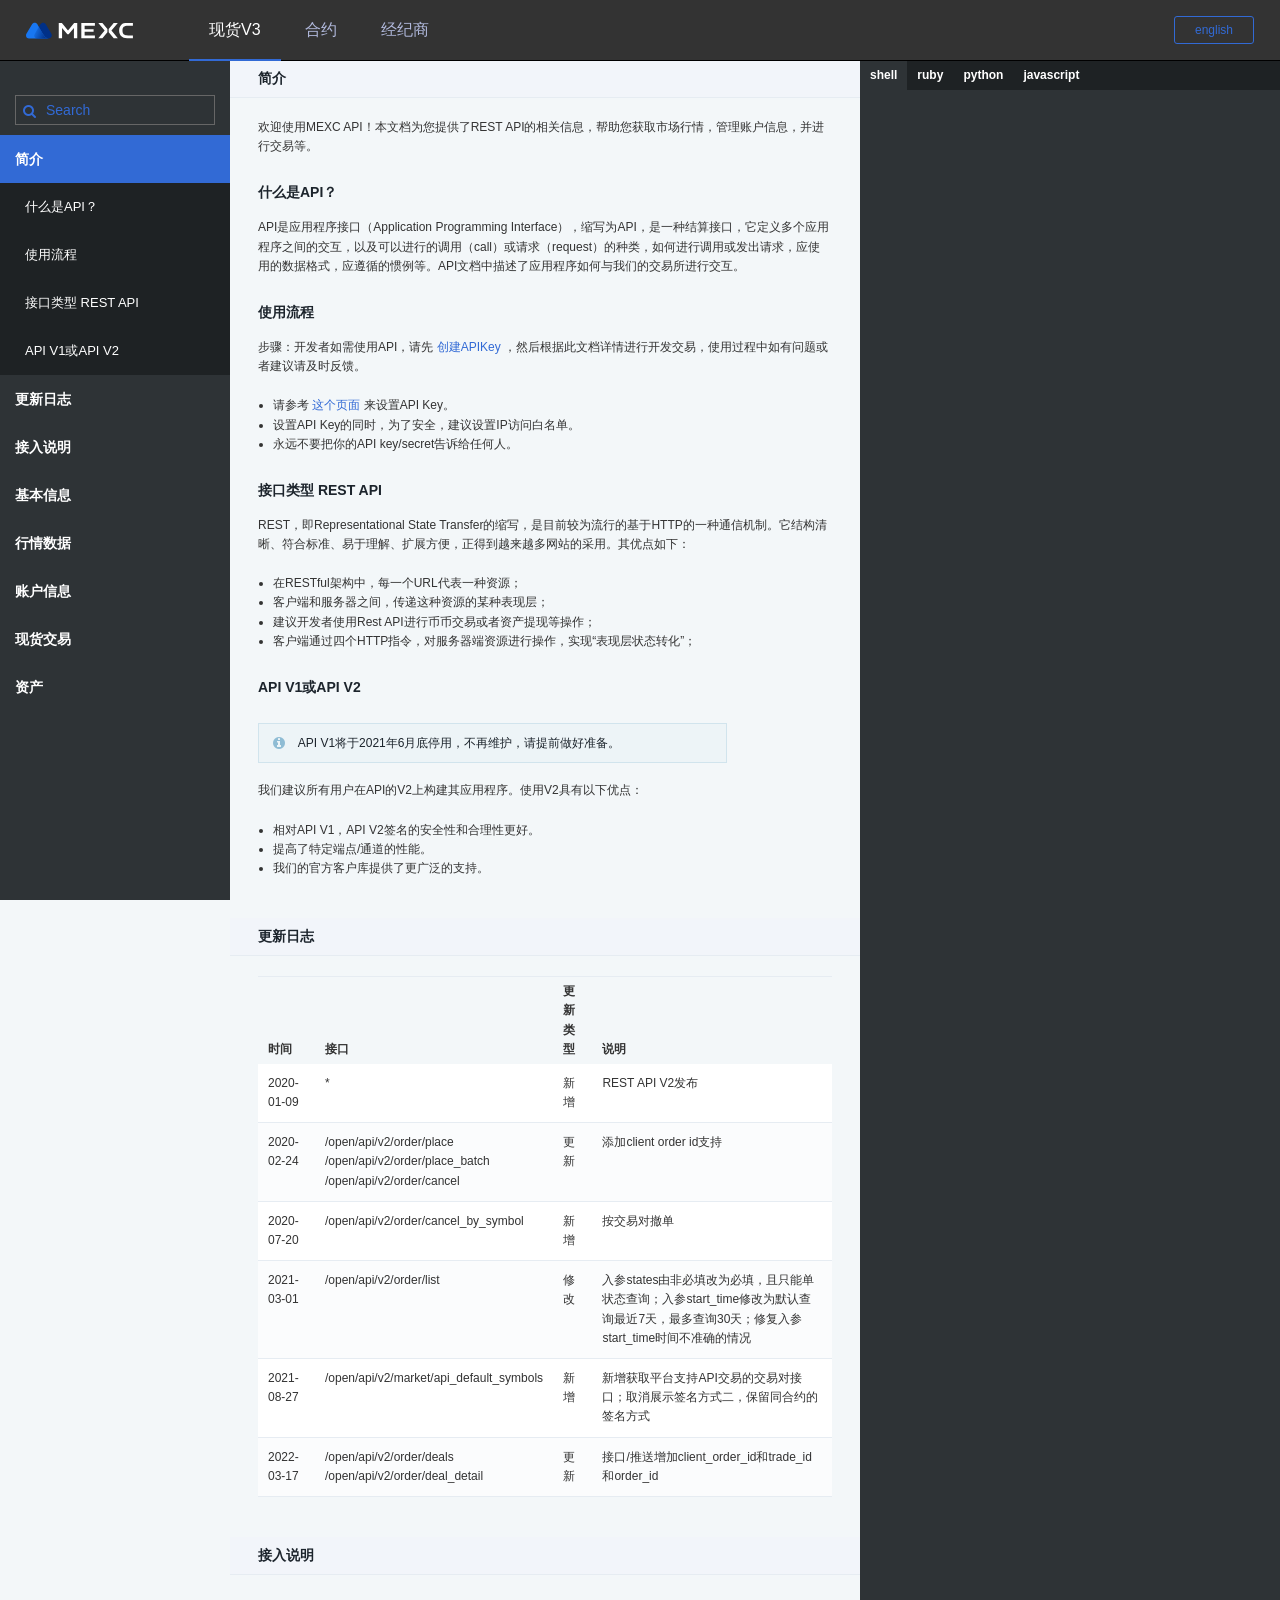
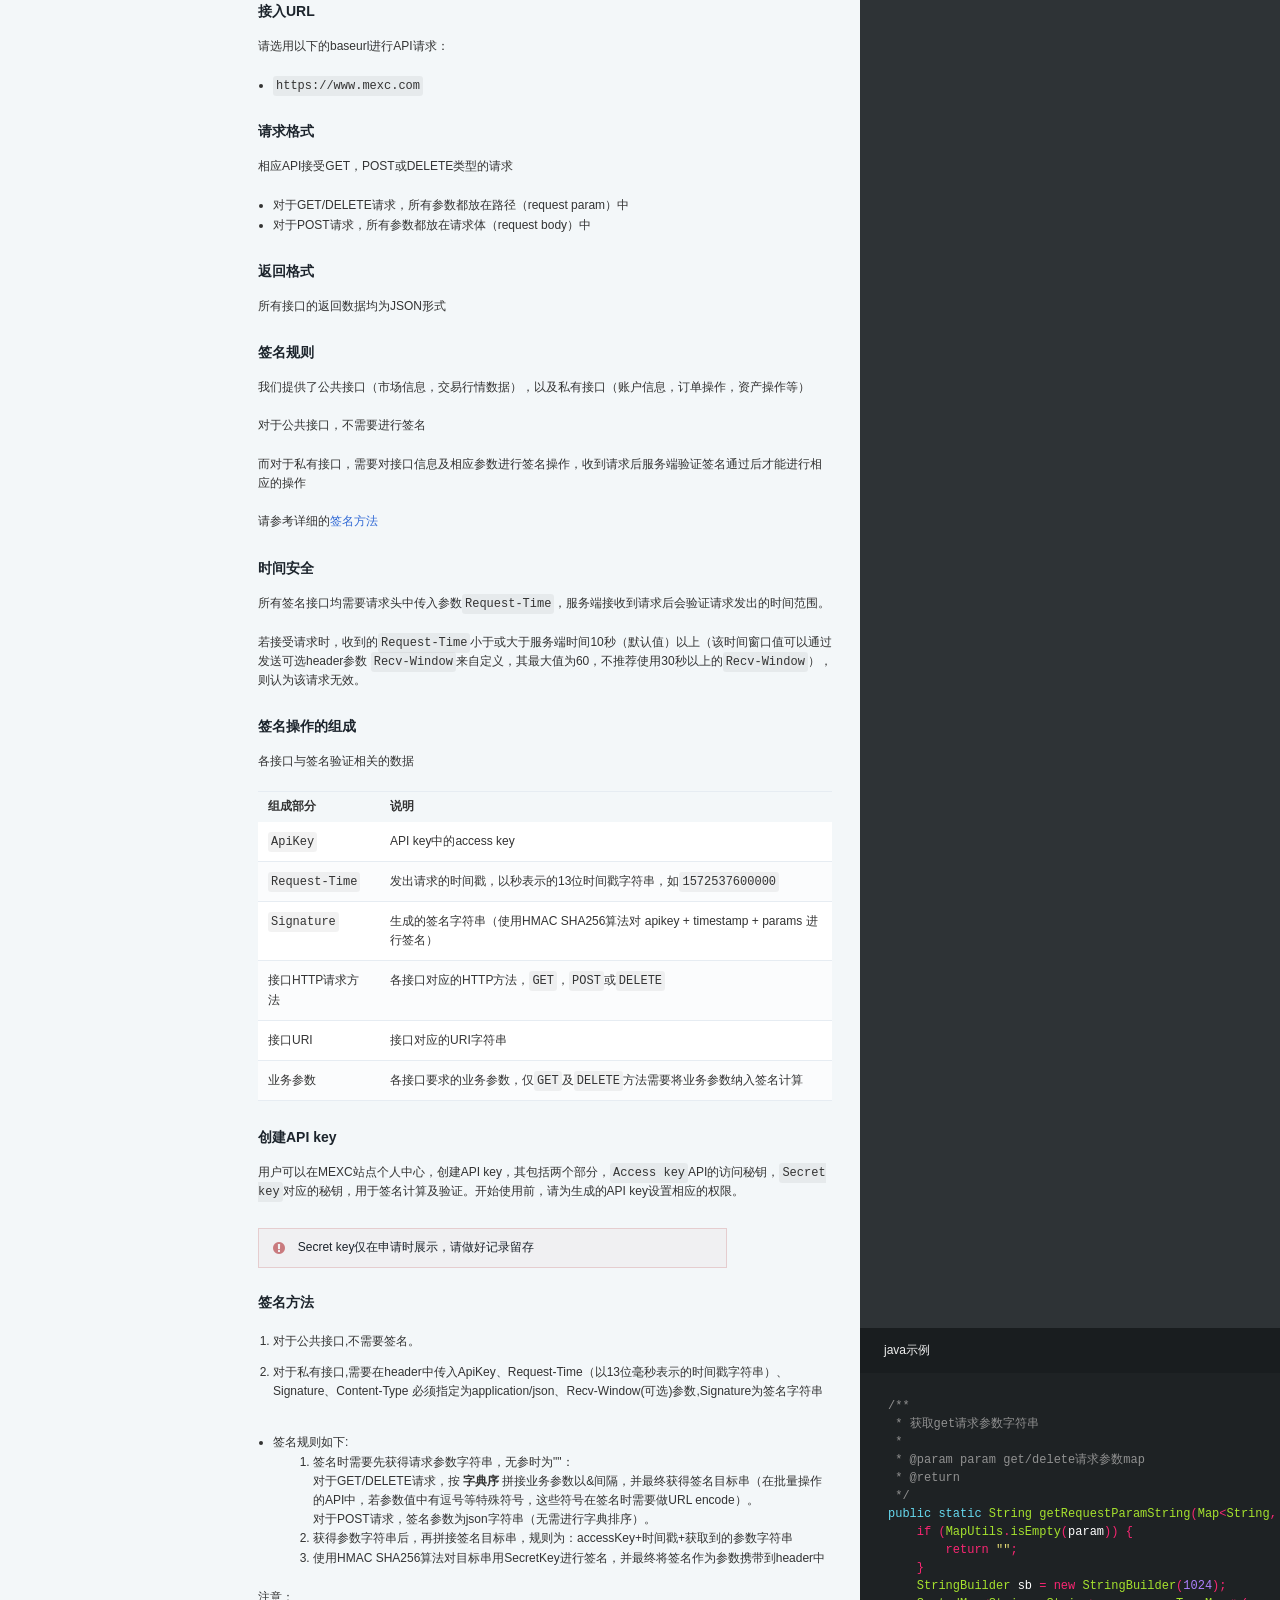
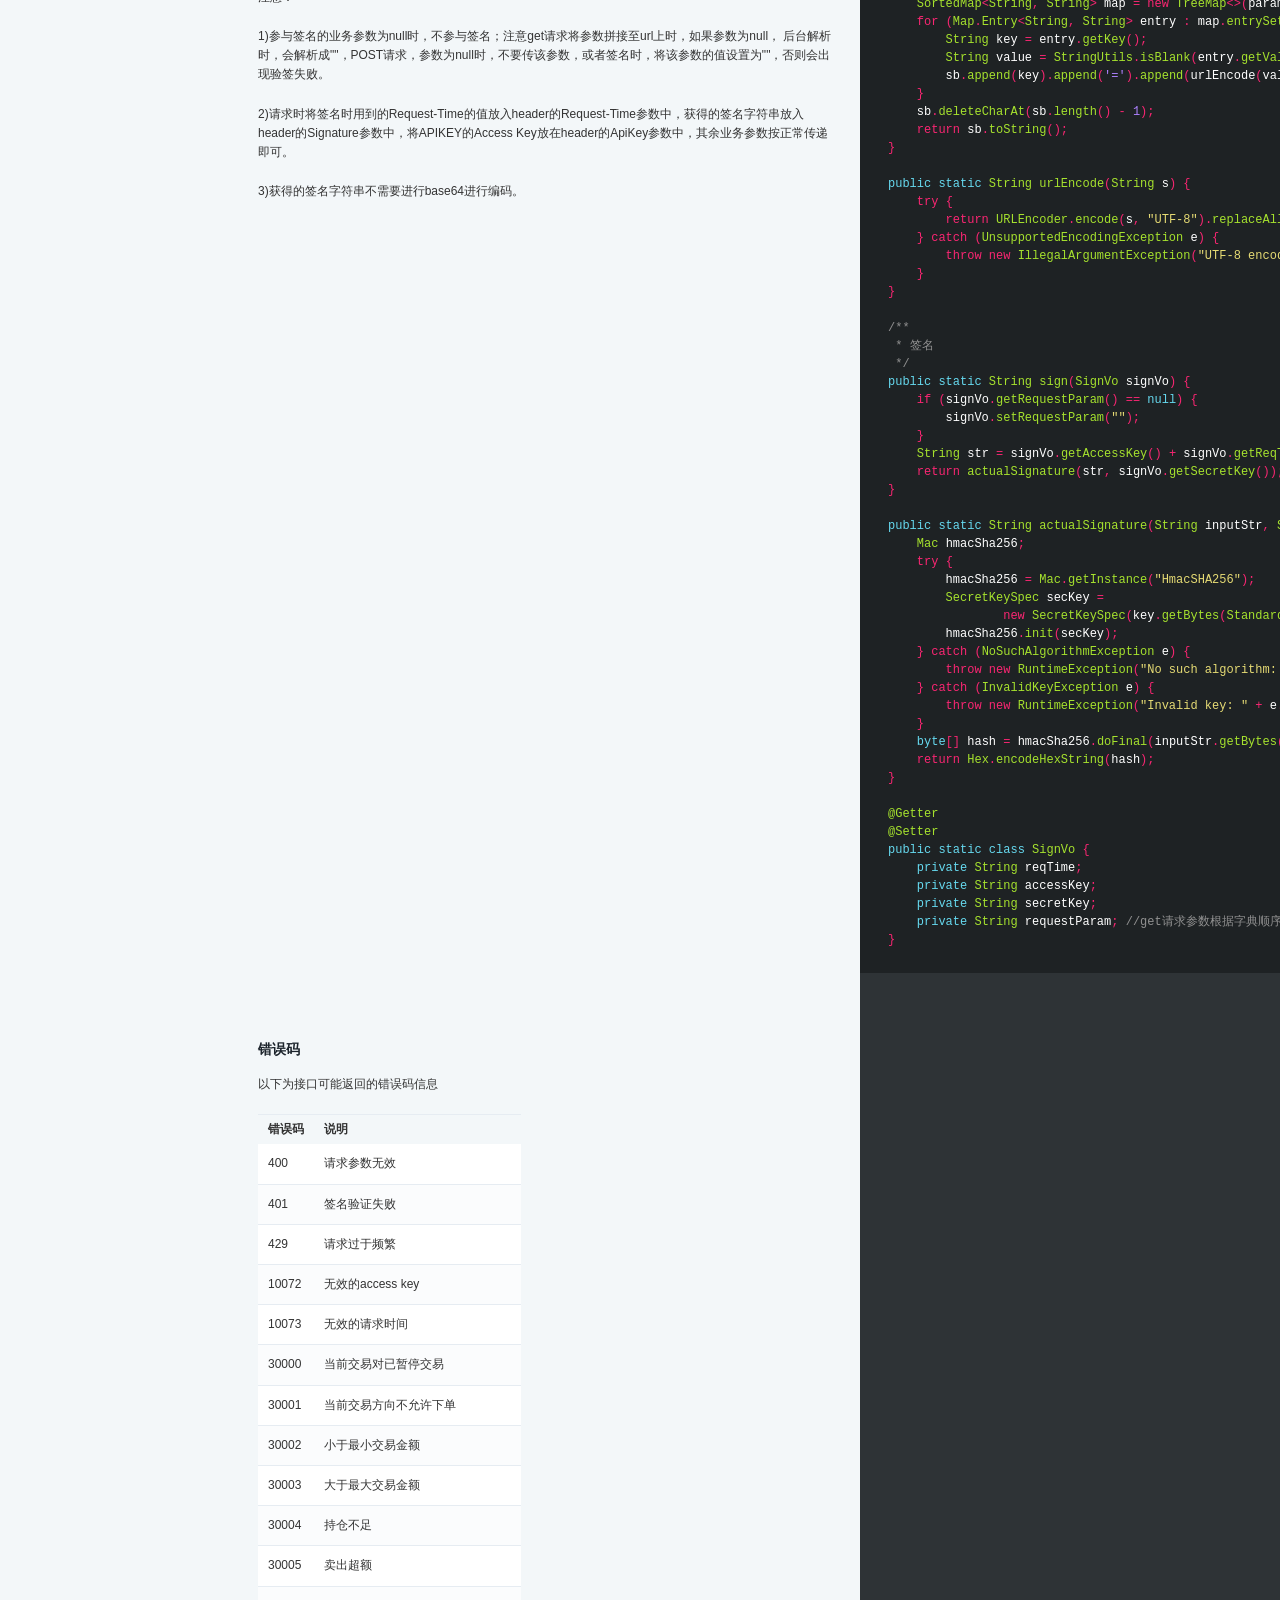
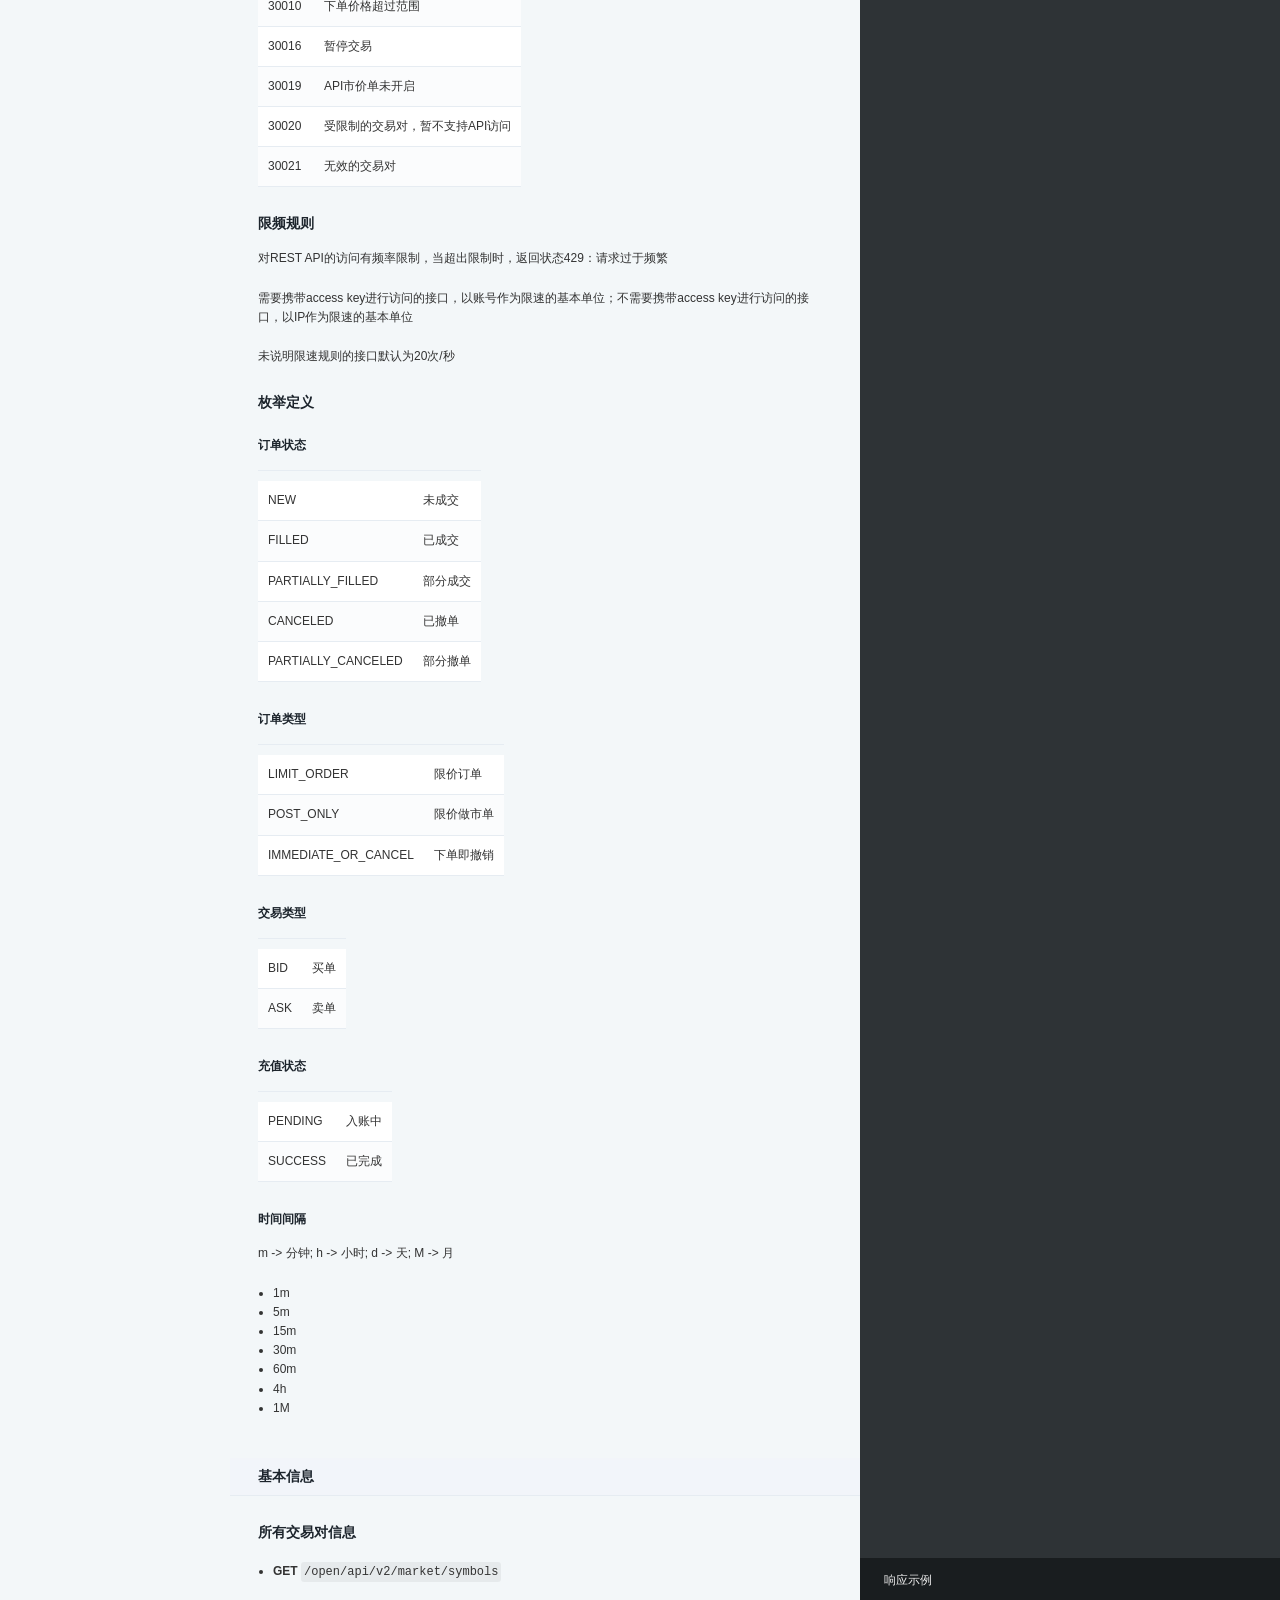
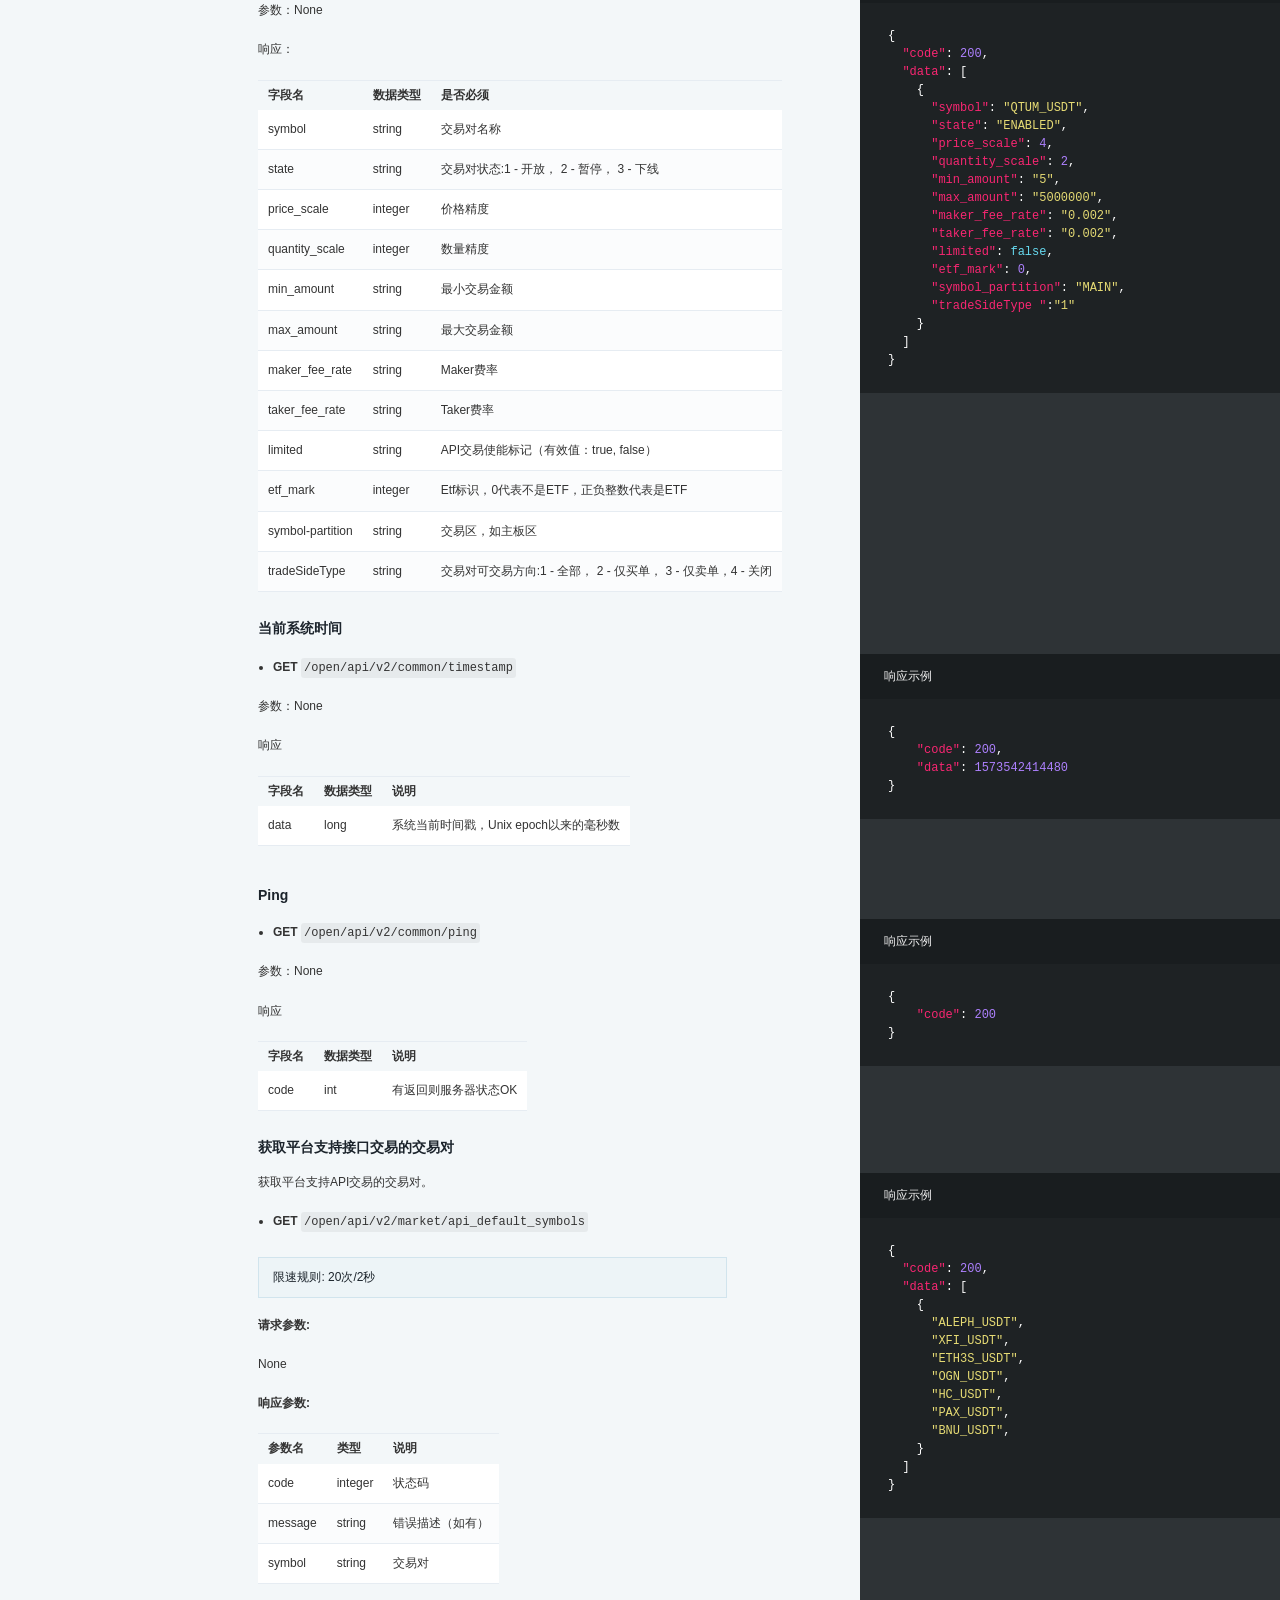
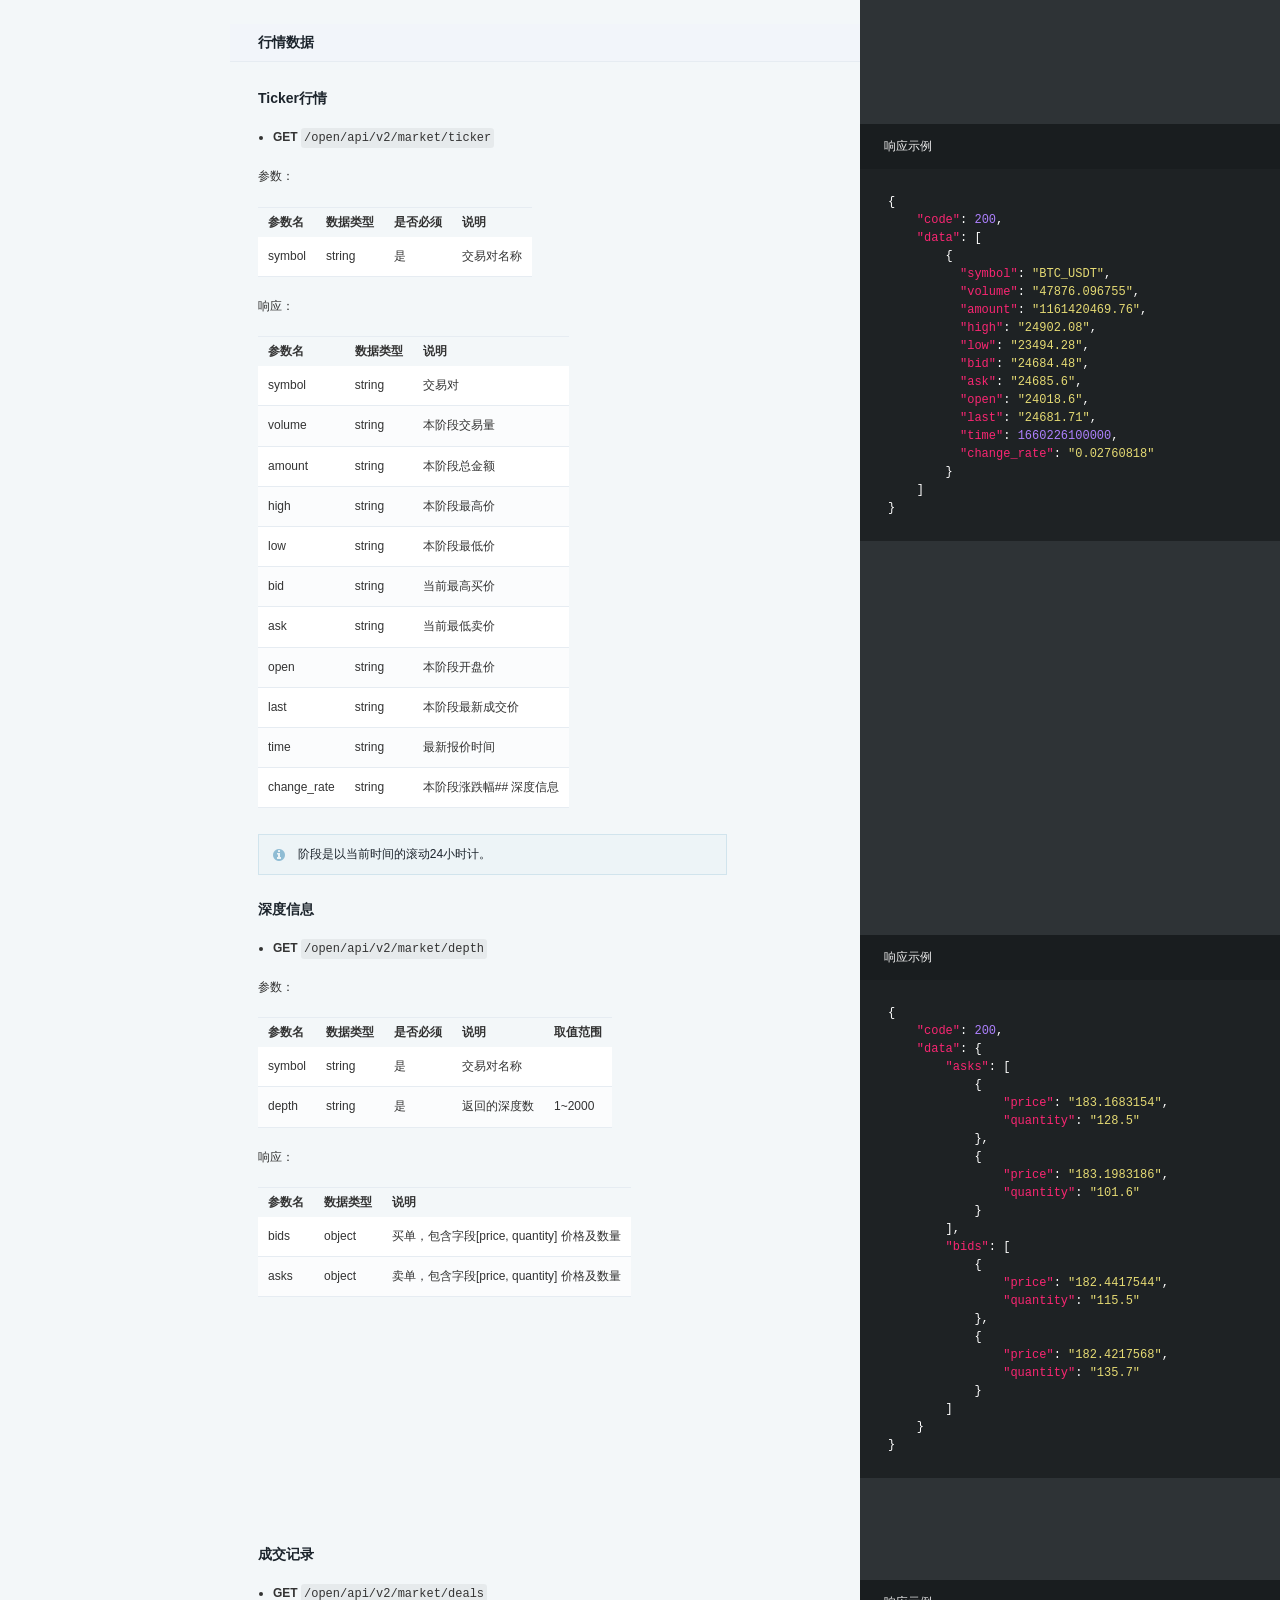
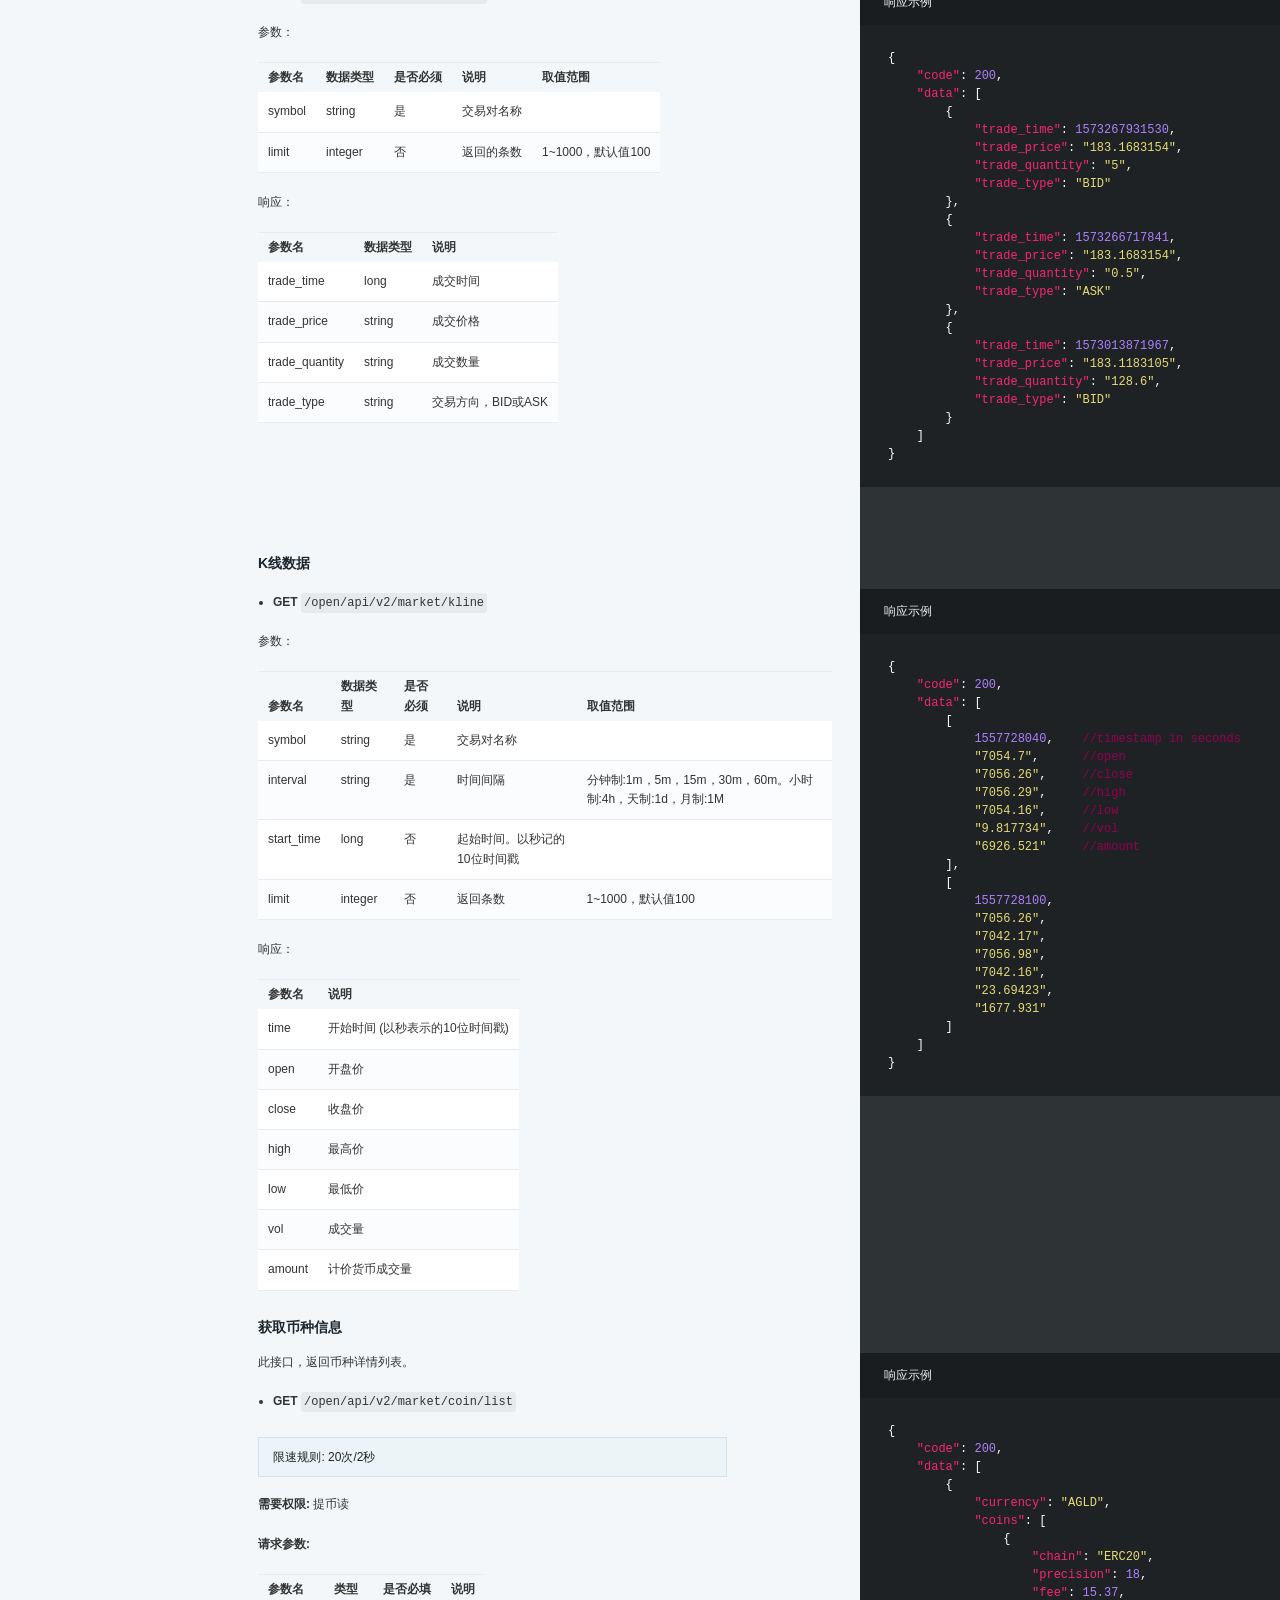
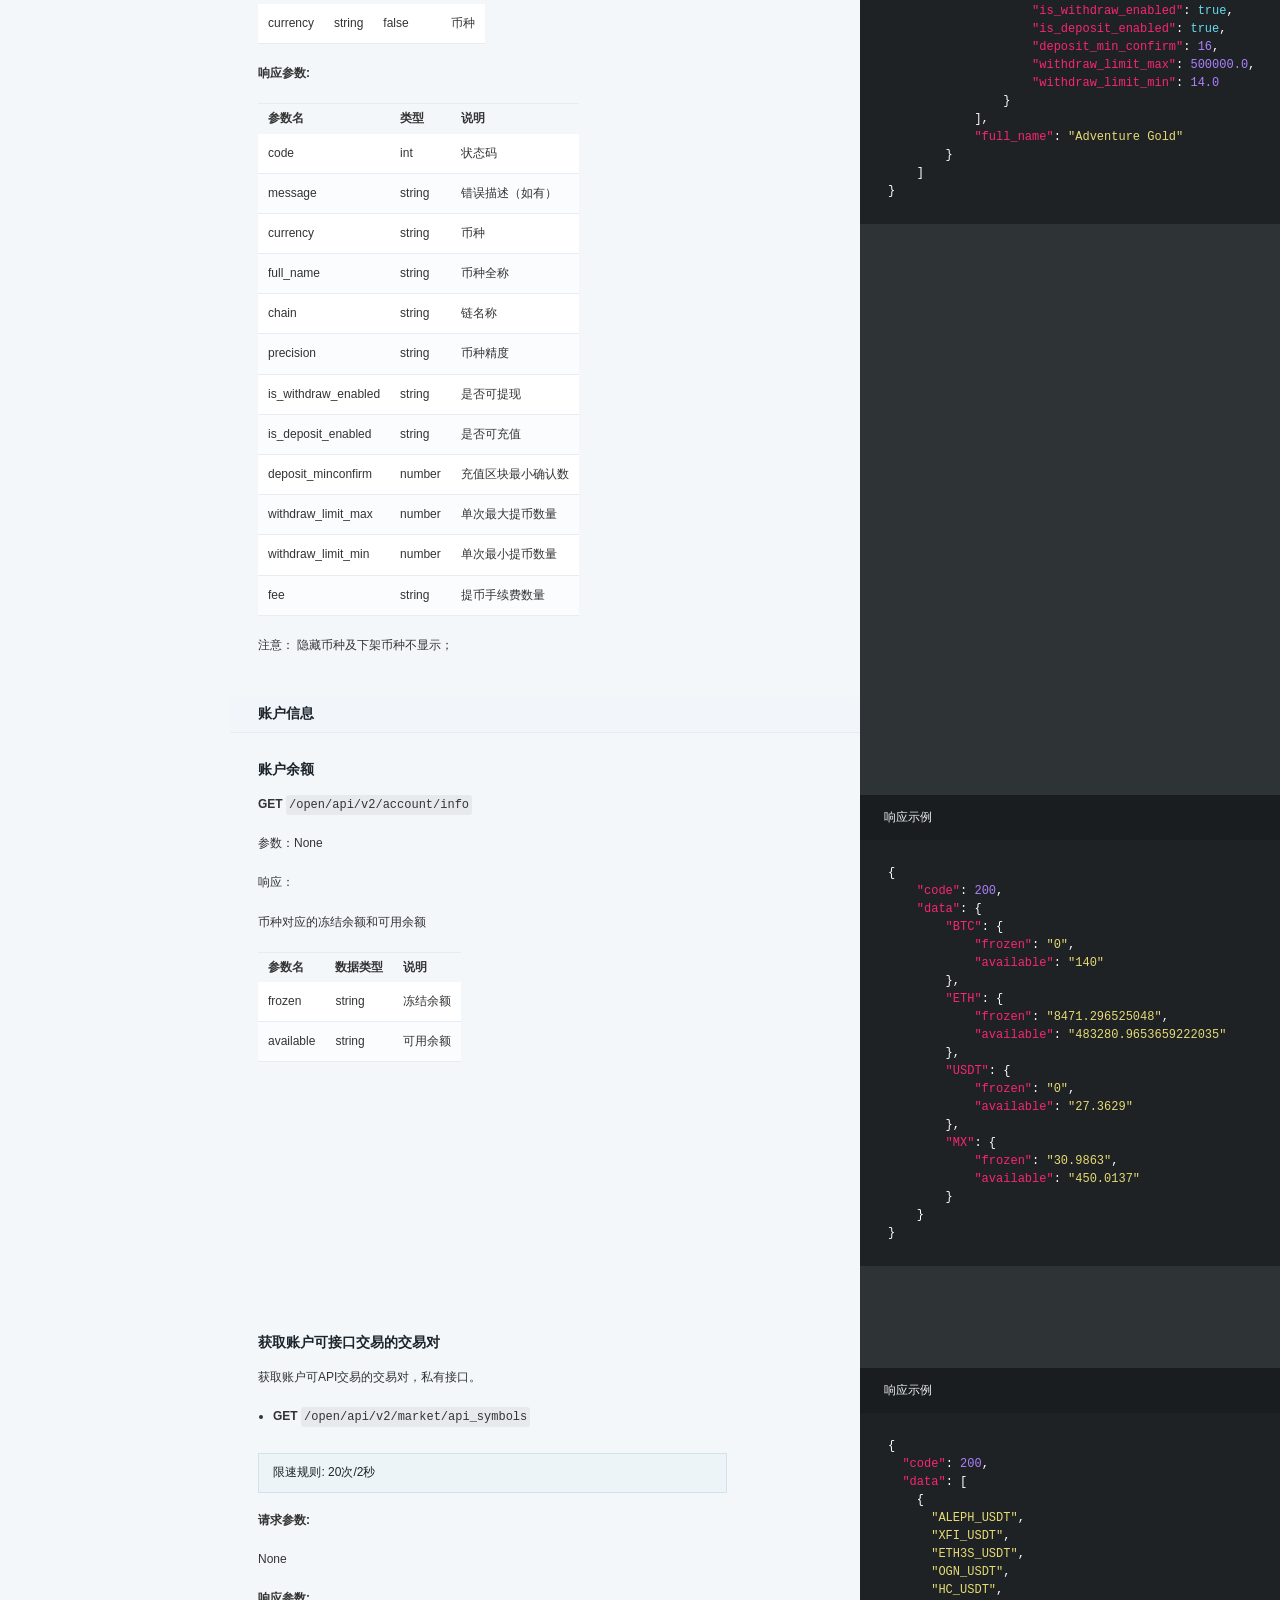
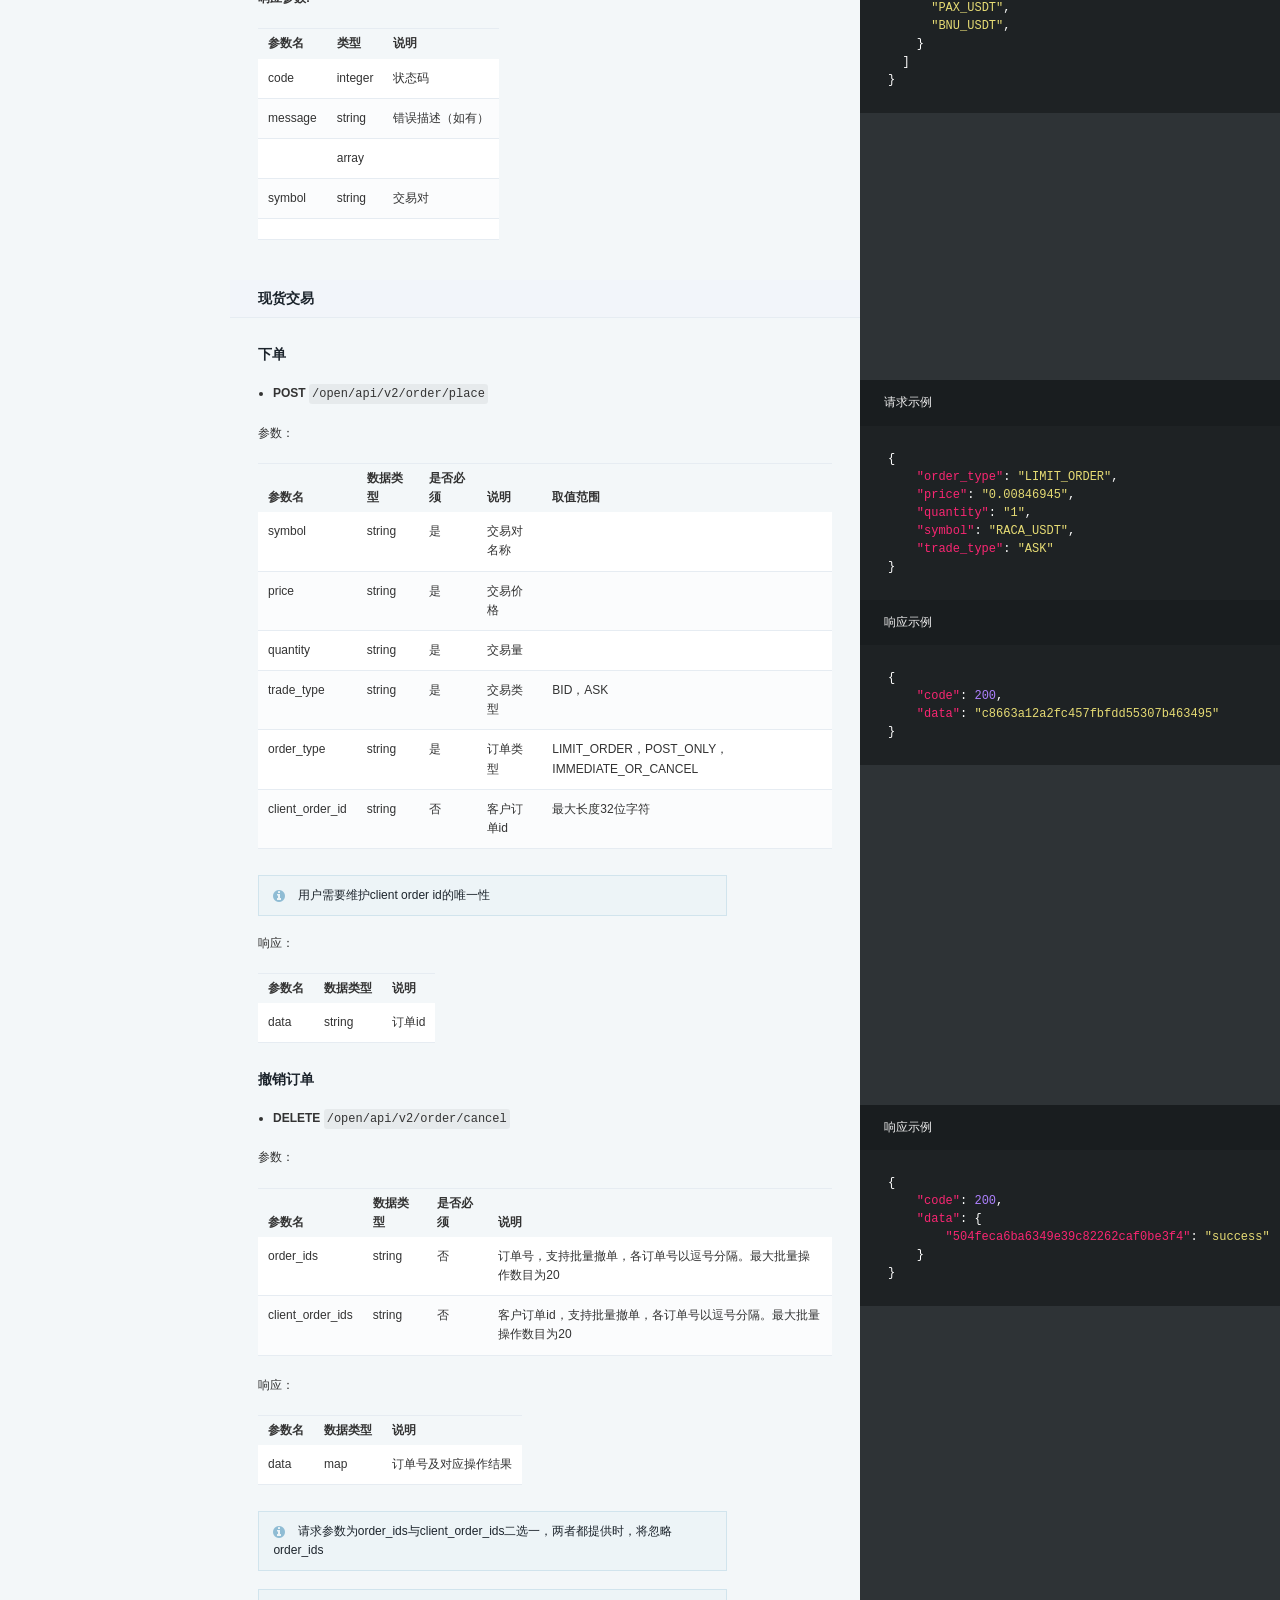
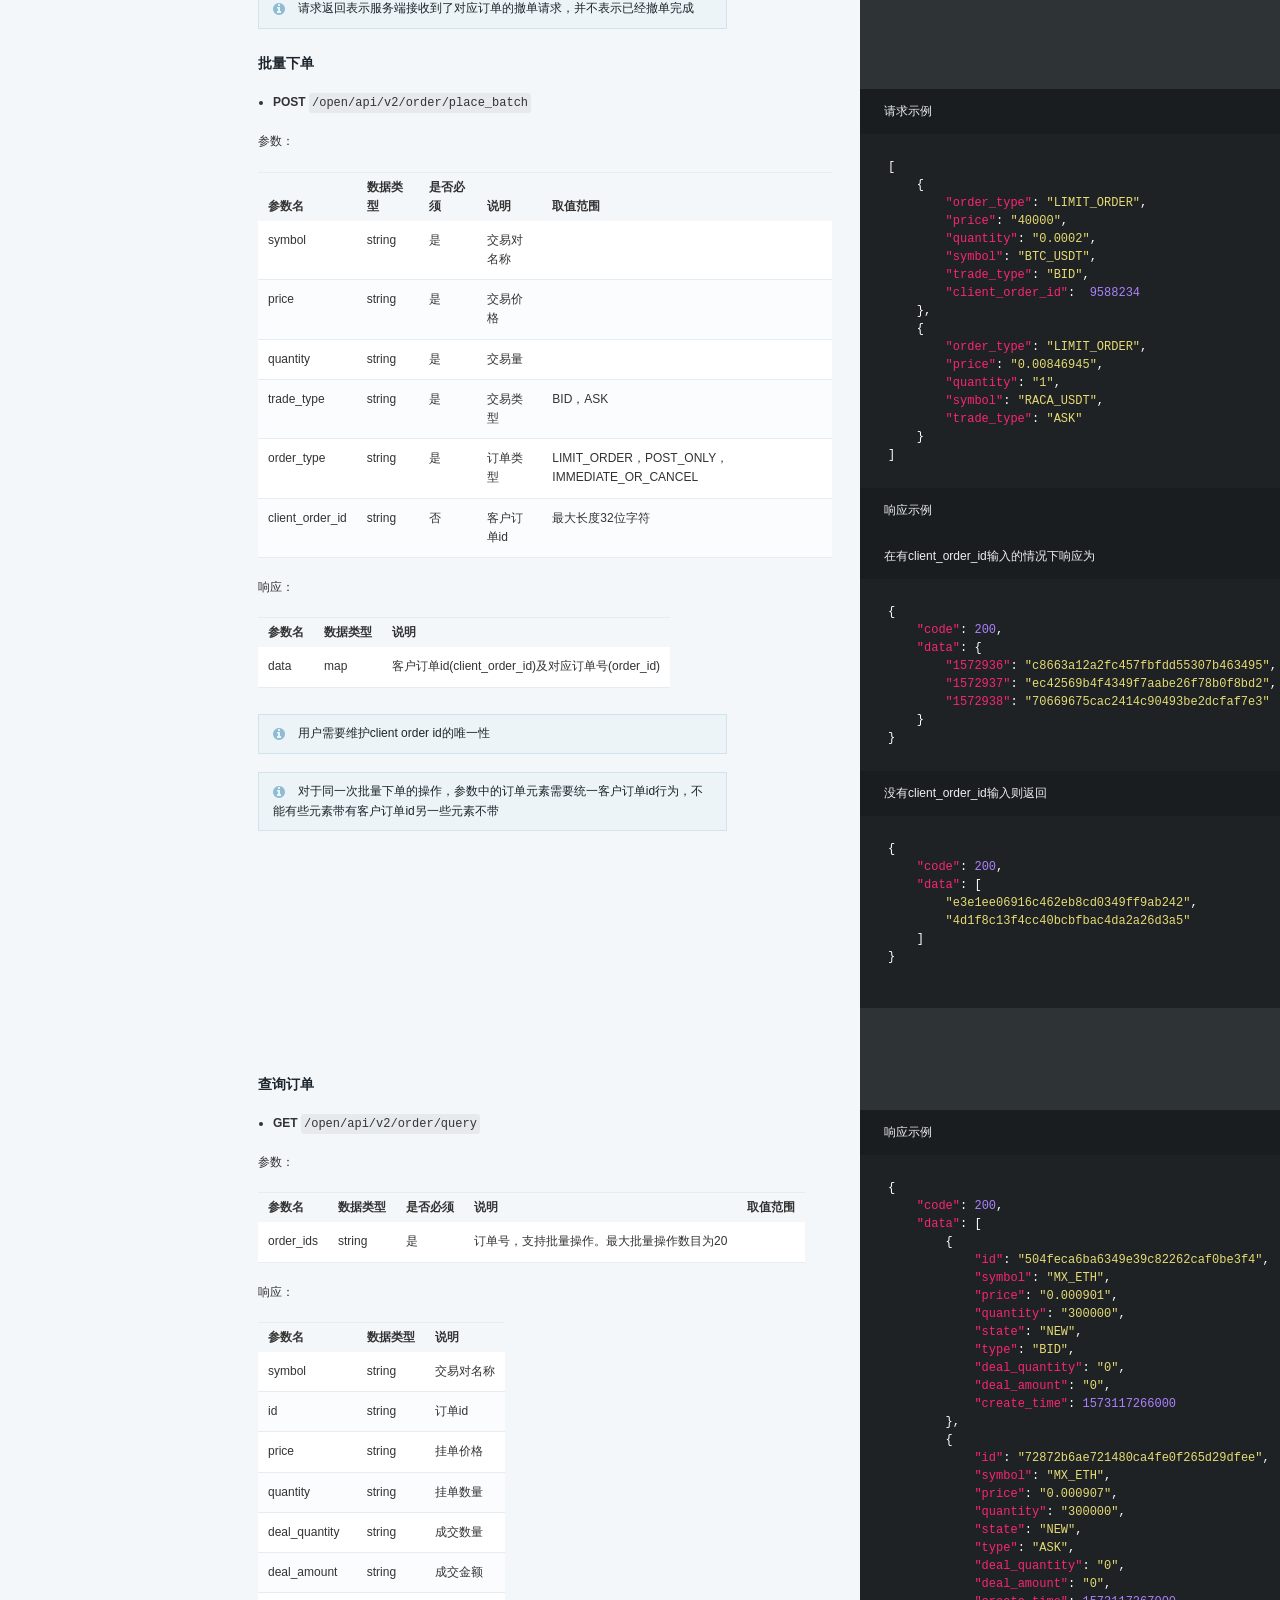
<file: spot_v2_cn/index.html>
<!doctype html>
<html>
  <head>
    <meta charset="utf-8">
    <meta content="IE=edge,chrome=1" http-equiv="X-UA-Compatible">
    <meta name="viewport" content="width=device-width, initial-scale=1, maximum-scale=1">
        <meta
            name="description"
            content="Documentation for the mexc API"
        >
    <title>API 文档</title>
    <link href="images/favicon-667d5fa9.png" rel="icon" type="image/png" />
    <style media="screen">
      .highlight table td { padding: 5px; }
.highlight table pre { margin: 0; }
.highlight .gh {
  color: #999999;
}
.highlight .sr {
  color: #f6aa11;
}
.highlight .go {
  color: #888888;
}
.highlight .gp {
  color: #555555;
}
.highlight .gs {
}
.highlight .gu {
  color: #aaaaaa;
}
.highlight .nb {
  color: #f6aa11;
}
.highlight .cm {
  color: #75715e;
}
.highlight .cp {
  color: #75715e;
}
.highlight .c1 {
  color: #75715e;
}
.highlight .cs {
  color: #75715e;
}
.highlight .c, .highlight .ch, .highlight .cd, .highlight .cpf {
  color: #75715e;
}
.highlight .err {
  color: #960050;
}
.highlight .gr {
  color: #960050;
}
.highlight .gt {
  color: #960050;
}
.highlight .gd {
  color: #49483e;
}
.highlight .gi {
  color: #49483e;
}
.highlight .ge {
  color: #49483e;
}
.highlight .kc {
  color: #66d9ef;
}
.highlight .kd {
  color: #66d9ef;
}
.highlight .kr {
  color: #66d9ef;
}
.highlight .no {
  color: #66d9ef;
}
.highlight .kt {
  color: #66d9ef;
}
.highlight .mf {
  color: #ae81ff;
}
.highlight .mh {
  color: #ae81ff;
}
.highlight .il {
  color: #ae81ff;
}
.highlight .mi {
  color: #ae81ff;
}
.highlight .mo {
  color: #ae81ff;
}
.highlight .m, .highlight .mb, .highlight .mx {
  color: #ae81ff;
}
.highlight .sc {
  color: #ae81ff;
}
.highlight .se {
  color: #ae81ff;
}
.highlight .ss {
  color: #ae81ff;
}
.highlight .sd {
  color: #e6db74;
}
.highlight .s2 {
  color: #e6db74;
}
.highlight .sb {
  color: #e6db74;
}
.highlight .sh {
  color: #e6db74;
}
.highlight .si {
  color: #e6db74;
}
.highlight .sx {
  color: #e6db74;
}
.highlight .s1 {
  color: #e6db74;
}
.highlight .s, .highlight .sa, .highlight .dl {
  color: #e6db74;
}
.highlight .na {
  color: #a6e22e;
}
.highlight .nc {
  color: #a6e22e;
}
.highlight .nd {
  color: #a6e22e;
}
.highlight .ne {
  color: #a6e22e;
}
.highlight .nf, .highlight .fm {
  color: #a6e22e;
}
.highlight .vc {
  color: #ffffff;
}
.highlight .nn {
  color: #ffffff;
}
.highlight .ni {
  color: #ffffff;
}
.highlight .bp {
  color: #ffffff;
}
.highlight .vg {
  color: #ffffff;
}
.highlight .vi {
  color: #ffffff;
}
.highlight .nv, .highlight .vm {
  color: #ffffff;
}
.highlight .w {
  color: #ffffff;
}
.highlight {
  color: #ffffff;
}
.highlight .n, .highlight .py, .highlight .nx {
  color: #ffffff;
}
.highlight .nl {
  color: #f92672;
}
.highlight .ow {
  color: #f92672;
}
.highlight .nt {
  color: #f92672;
}
.highlight .k, .highlight .kv {
  color: #f92672;
}
.highlight .kn {
  color: #f92672;
}
.highlight .kp {
  color: #f92672;
}
.highlight .o {
  color: #f92672;
}
    </style>
    <style media="print">
      * {
        -webkit-transition:none!important;
        transition:none!important;
      }
      .highlight table td { padding: 5px; }
.highlight table pre { margin: 0; }
.highlight, .highlight .w {
  color: #586e75;
}
.highlight .err {
  color: #002b36;
  background-color: #dc322f;
}
.highlight .c, .highlight .ch, .highlight .cd, .highlight .cm, .highlight .cpf, .highlight .c1, .highlight .cs {
  color: #657b83;
}
.highlight .cp {
  color: #b58900;
}
.highlight .nt {
  color: #b58900;
}
.highlight .o, .highlight .ow {
  color: #93a1a1;
}
.highlight .p, .highlight .pi {
  color: #93a1a1;
}
.highlight .gi {
  color: #859900;
}
.highlight .gd {
  color: #dc322f;
}
.highlight .gh {
  color: #268bd2;
  background-color: #002b36;
  font-weight: bold;
}
.highlight .k, .highlight .kn, .highlight .kp, .highlight .kr, .highlight .kv {
  color: #6c71c4;
}
.highlight .kc {
  color: #cb4b16;
}
.highlight .kt {
  color: #cb4b16;
}
.highlight .kd {
  color: #cb4b16;
}
.highlight .s, .highlight .sb, .highlight .sc, .highlight .dl, .highlight .sd, .highlight .s2, .highlight .sh, .highlight .sx, .highlight .s1 {
  color: #859900;
}
.highlight .sa {
  color: #6c71c4;
}
.highlight .sr {
  color: #2aa198;
}
.highlight .si {
  color: #d33682;
}
.highlight .se {
  color: #d33682;
}
.highlight .nn {
  color: #b58900;
}
.highlight .nc {
  color: #b58900;
}
.highlight .no {
  color: #b58900;
}
.highlight .na {
  color: #268bd2;
}
.highlight .m, .highlight .mb, .highlight .mf, .highlight .mh, .highlight .mi, .highlight .il, .highlight .mo, .highlight .mx {
  color: #859900;
}
.highlight .ss {
  color: #859900;
}
    </style>
    <link href="stylesheets/screen-60d8e448.css" rel="stylesheet" media="screen" />
    <link href="stylesheets/print-2ee5847f.css" rel="stylesheet" media="print" />
      <script src="javascripts/all-b12a2749.js"></script>

  </head>

  <body class="index" data-languages="[&quot;shell&quot;,&quot;ruby&quot;,&quot;python&quot;,&quot;javascript&quot;]">
    <a href="#" id="nav-button">
      <span>
        NAV
        <img src="images/navbar-cad8cdcb.png" alt="" />
      </span>
    </a>
    <header>
      <div class="flex_box">
        <a href="https://www.mexc.com">
          <img src="images/mexc-logo-f33a4867.svg" class="logo" alt="" />
        </a>
        <div class="nav_box">
        </div>
        <select class="toc-nav-dropdown" onChange="javascript:changeMenuLink(options[selectedIndex].value)">
        </select>
      </div>
      <a onClick="javascript:changeHyperLink()" class="lang" href="javascript:void(0);" id="lang_box">english</a>
    </header>
    <div class="toc-wrapper">
        <div class="lang-selector">
              <a href="#" data-language-name="shell">shell</a>
              <a href="#" data-language-name="ruby">ruby</a>
              <a href="#" data-language-name="python">python</a>
              <a href="#" data-language-name="javascript">javascript</a>
        </div>
        <div class="search">
          <input type="text" class="search" id="input-search" placeholder="Search">
        </div>
        <ul class="search-results"></ul>
      <ul id="toc" class="toc-list-h1">
          <li>
            <a href="#5ea2e0cde2" class="toc-h1 toc-link" data-title="简介">简介</a>
              <ul class="toc-list-h2">
                  <li>
                    <a href="#api" class="toc-h2 toc-link" data-title="什么是API？">什么是API？</a>
                  </li>
                  <li>
                    <a href="#ae76626c05" class="toc-h2 toc-link" data-title="使用流程">使用流程</a>
                  </li>
                  <li>
                    <a href="#rest-api" class="toc-h2 toc-link" data-title="接口类型 REST API">接口类型 REST API</a>
                  </li>
                  <li>
                    <a href="#api-v1-api-v2" class="toc-h2 toc-link" data-title="API V1或API V2">API V1或API V2</a>
                  </li>
              </ul>
          </li>
          <li>
            <a href="#185368440e" class="toc-h1 toc-link" data-title="更新日志">更新日志</a>
          </li>
          <li>
            <a href="#2d07d50c97" class="toc-h1 toc-link" data-title="接入说明">接入说明</a>
              <ul class="toc-list-h2">
                  <li>
                    <a href="#url" class="toc-h2 toc-link" data-title="接入URL">接入URL</a>
                  </li>
                  <li>
                    <a href="#21d67c3c4c" class="toc-h2 toc-link" data-title="请求格式">请求格式</a>
                  </li>
                  <li>
                    <a href="#dac673286f" class="toc-h2 toc-link" data-title="返回格式">返回格式</a>
                  </li>
                  <li>
                    <a href="#ef6306a9ba" class="toc-h2 toc-link" data-title="签名规则">签名规则</a>
                  </li>
                  <li>
                    <a href="#6da7f3b22a" class="toc-h2 toc-link" data-title="时间安全">时间安全</a>
                  </li>
                  <li>
                    <a href="#7cd4531da3" class="toc-h2 toc-link" data-title="签名操作的组成">签名操作的组成</a>
                  </li>
                  <li>
                    <a href="#api-key" class="toc-h2 toc-link" data-title="创建API key">创建API key</a>
                  </li>
                  <li>
                    <a href="#8e3023a1c8" class="toc-h2 toc-link" data-title="签名方法">签名方法</a>
                  </li>
                  <li>
                    <a href="#e08c1d4f9a" class="toc-h2 toc-link" data-title="错误码">错误码</a>
                  </li>
                  <li>
                    <a href="#c1fd2fc5ac" class="toc-h2 toc-link" data-title="限频规则">限频规则</a>
                  </li>
                  <li>
                    <a href="#8c6d51826c" class="toc-h2 toc-link" data-title="枚举定义">枚举定义</a>
                  </li>
              </ul>
          </li>
          <li>
            <a href="#b122f813d5" class="toc-h1 toc-link" data-title="基本信息">基本信息</a>
              <ul class="toc-list-h2">
                  <li>
                    <a href="#b5b07ad167" class="toc-h2 toc-link" data-title="所有交易对信息">所有交易对信息</a>
                  </li>
                  <li>
                    <a href="#97e5358548" class="toc-h2 toc-link" data-title="当前系统时间">当前系统时间</a>
                  </li>
                  <li>
                    <a href="#ping" class="toc-h2 toc-link" data-title="Ping">Ping</a>
                  </li>
                  <li>
                    <a href="#f4a25fcc80" class="toc-h2 toc-link" data-title="获取平台支持接口交易的交易对">获取平台支持接口交易的交易对</a>
                  </li>
              </ul>
          </li>
          <li>
            <a href="#d9d514d202" class="toc-h1 toc-link" data-title="行情数据">行情数据</a>
              <ul class="toc-list-h2">
                  <li>
                    <a href="#ticker" class="toc-h2 toc-link" data-title="Ticker行情">Ticker行情</a>
                  </li>
                  <li>
                    <a href="#38a975b802" class="toc-h2 toc-link" data-title="深度信息">深度信息</a>
                  </li>
                  <li>
                    <a href="#6a30a471cf" class="toc-h2 toc-link" data-title="成交记录">成交记录</a>
                  </li>
                  <li>
                    <a href="#k" class="toc-h2 toc-link" data-title="K线数据">K线数据</a>
                  </li>
                  <li>
                    <a href="#403bc6eb40" class="toc-h2 toc-link" data-title="获取币种信息">获取币种信息</a>
                  </li>
              </ul>
          </li>
          <li>
            <a href="#bd9157656f" class="toc-h1 toc-link" data-title="账户信息">账户信息</a>
              <ul class="toc-list-h2">
                  <li>
                    <a href="#870c0ab88b" class="toc-h2 toc-link" data-title="账户余额">账户余额</a>
                  </li>
                  <li>
                    <a href="#fe5c9786b0" class="toc-h2 toc-link" data-title="获取账户可接口交易的交易对">获取账户可接口交易的交易对</a>
                  </li>
              </ul>
          </li>
          <li>
            <a href="#57aa173947" class="toc-h1 toc-link" data-title="现货交易">现货交易</a>
              <ul class="toc-list-h2">
                  <li>
                    <a href="#fd6ce2a756" class="toc-h2 toc-link" data-title="下单">下单</a>
                  </li>
                  <li>
                    <a href="#4e53c0fccd" class="toc-h2 toc-link" data-title="撤销订单">撤销订单</a>
                  </li>
                  <li>
                    <a href="#de93fae07b" class="toc-h2 toc-link" data-title="批量下单">批量下单</a>
                  </li>
                  <li>
                    <a href="#90376e83a0" class="toc-h2 toc-link" data-title="查询订单">查询订单</a>
                  </li>
                  <li>
                    <a href="#6792cd1b85" class="toc-h2 toc-link" data-title="个人成交记录">个人成交记录</a>
                  </li>
                  <li>
                    <a href="#56c6c47284" class="toc-h2 toc-link" data-title="成交明细">成交明细</a>
                  </li>
                  <li>
                    <a href="#09991ca64a" class="toc-h2 toc-link" data-title="按交易对撤销订单">按交易对撤销订单</a>
                  </li>
              </ul>
          </li>
          <li>
            <a href="#713fd96fb2" class="toc-h1 toc-link" data-title="资产">资产</a>
              <ul class="toc-list-h2">
                  <li>
                    <a href="#263e170b4c" class="toc-h2 toc-link" data-title="获取充币地址">获取充币地址</a>
                  </li>
                  <li>
                    <a href="#6537e8c86d" class="toc-h2 toc-link" data-title="充值记录查询">充值记录查询</a>
                  </li>
                  <li>
                    <a href="#13ad6add05" class="toc-h2 toc-link" data-title="提币地址列表查询">提币地址列表查询</a>
                  </li>
                  <li>
                    <a href="#8c588b24a2" class="toc-h2 toc-link" data-title="提现记录查询">提现记录查询</a>
                  </li>
                  <li>
                    <a href="#096be69702" class="toc-h2 toc-link" data-title="提币">提币</a>
                  </li>
                  <li>
                    <a href="#534d29990b" class="toc-h2 toc-link" data-title="取消提币">取消提币</a>
                  </li>
                  <li>
                    <a href="#c08ac949fb" class="toc-h2 toc-link" data-title="内部资金划转">内部资金划转</a>
                  </li>
                  <li>
                    <a href="#1ff1518226" class="toc-h2 toc-link" data-title="内部资金划转记录">内部资金划转记录</a>
                  </li>
                  <li>
                    <a href="#766919e88c" class="toc-h2 toc-link" data-title="获取可划转资金">获取可划转资金</a>
                  </li>
                  <li>
                    <a href="#b8fc6a1c76" class="toc-h2 toc-link" data-title="内部资金划转订单查询">内部资金划转订单查询</a>
                  </li>
              </ul>
          </li>
      </ul>
    </div>
    <div class="page-wrapper">
      <div class="dark-box"></div>
      <div class="content">
        <h1 id='5ea2e0cde2'>简介</h1>
<p>欢迎使用MEXC API！本文档为您提供了REST API的相关信息，帮助您获取市场行情，管理账户信息，并进行交易等。</p>
<h2 id='api'>什么是API？</h2>
<p>API是应用程序接口（Application Programming Interface），缩写为API，是一种结算接口，它定义多个应用程序之间的交互，以及可以进行的调用（call）或请求（request）的种类，如何进行调用或发出请求，应使用的数据格式，应遵循的惯例等。API文档中描述了应用程序如何与我们的交易所进行交互。</p>
<h2 id='ae76626c05'>使用流程</h2>
<p>步骤：开发者如需使用API，请先 <a href="https://www.mexc.com/user/openapi" target="_blank">创建APIKey</a> ，然后根据此文档详情进行开发交易，使用过程中如有问题或者建议请及时反馈。 </p>

<ul>
<li>请参考 <a href="https://support.mxc-exchange.com/hc/zh-cn/articles/360056373151" target="_blank">这个页面</a> 来设置API Key。</li>
<li>设置API Key的同时，为了安全，建议设置IP访问白名单。</li>
<li>永远不要把你的API key/secret告诉给任何人。</li>
</ul>
<h2 id='rest-api'>接口类型 REST API</h2>
<p>REST，即Representational State Transfer的缩写，是目前较为流行的基于HTTP的一种通信机制。它结构清晰、符合标准、易于理解、扩展方便，正得到越来越多网站的采用。其优点如下：</p>

<ul>
<li>在RESTful架构中，每一个URL代表一种资源；</li>
<li>客户端和服务器之间，传递这种资源的某种表现层；</li>
<li>建议开发者使用Rest API进行币币交易或者资产提现等操作；</li>
<li>客户端通过四个HTTP指令，对服务器端资源进行操作，实现“表现层状态转化”；</li>
</ul>
<h2 id='api-v1-api-v2'>API V1或API V2</h2>
<aside class="notice">
API V1将于2021年6月底停用，不再维护，请提前做好准备。
</aside>

<p>我们建议所有用户在API的V2上构建其应用程序。使用V2具有以下优点：</p>

<ul>
<li>相对API V1，API V2签名的安全性和合理性更好。</li>
<li>提高了特定端点/通道的性能。</li>
<li>我们的官方客户库提供了更广泛的支持。</li>
</ul>
<h1 id='185368440e'>更新日志</h1>
<table><thead>
<tr>
<th>时间</th>
<th>接口</th>
<th>更新类型</th>
<th>说明</th>
</tr>
</thead><tbody>
<tr>
<td>2020-01-09</td>
<td>*</td>
<td>新增</td>
<td>REST API V2发布</td>
</tr>
<tr>
<td>2020-02-24</td>
<td>/open/api/v2/order/place<br/>/open/api/v2/order/place_batch<br/>/open/api/v2/order/cancel</td>
<td>更新</td>
<td>添加client order id支持</td>
</tr>
<tr>
<td>2020-07-20</td>
<td>/open/api/v2/order/cancel_by_symbol</td>
<td>新增</td>
<td>按交易对撤单</td>
</tr>
<tr>
<td>2021-03-01</td>
<td>/open/api/v2/order/list</td>
<td>修改</td>
<td>入参states由非必填改为必填，且只能单状态查询；入参start_time修改为默认查询最近7天，最多查询30天；修复入参start_time时间不准确的情况</td>
</tr>
<tr>
<td>2021-08-27</td>
<td>/open/api/v2/market/api_default_symbols</td>
<td>新增</td>
<td>新增获取平台支持API交易的交易对接口；取消展示签名方式二，保留同合约的签名方式</td>
</tr>
<tr>
<td>2022-03-17</td>
<td>/open/api/v2/order/deals<br/>/open/api/v2/order/deal_detail</td>
<td>更新</td>
<td>接口/推送增加client_order_id和trade_id和order_id</td>
</tr>
</tbody></table>
<h1 id='2d07d50c97'>接入说明</h1><h2 id='url'>接入URL</h2>
<p>请选用以下的baseurl进行API请求：</p>

<ul>
<li><code>https://www.mexc.com</code></li>
</ul>
<h2 id='21d67c3c4c'>请求格式</h2>
<p>相应API接受GET，POST或DELETE类型的请求</p>

<ul>
<li>对于GET/DELETE请求，所有参数都放在路径（request param）中</li>
<li>对于POST请求，所有参数都放在请求体（request body）中</li>
</ul>
<h2 id='dac673286f'>返回格式</h2>
<p>所有接口的返回数据均为JSON形式</p>
<h2 id='ef6306a9ba'>签名规则</h2>
<p>我们提供了公共接口（市场信息，交易行情数据），以及私有接口（账户信息，订单操作，资产操作等）<br/><br/>对于公共接口，不需要进行签名<br/><br/>而对于私有接口，需要对接口信息及相应参数进行签名操作，收到请求后服务端验证签名通过后才能进行相应的操作<br/><br/>请参考详细的<a href="#8e3023a1c8">签名方法</a></p>
<h2 id='6da7f3b22a'>时间安全</h2>
<p>所有签名接口均需要请求头中传入参数<code>Request-Time</code>，服务端接收到请求后会验证请求发出的时间范围。</p>

<p>若接受请求时，收到的<code>Request-Time</code>小于或大于服务端时间10秒（默认值）以上（该时间窗口值可以通过发送可选header参数 <code>Recv-Window</code>来自定义，其最大值为60，不推荐使用30秒以上的<code>Recv-Window</code>），则认为该请求无效。</p>
<h2 id='7cd4531da3'>签名操作的组成</h2>
<p>各接口与签名验证相关的数据</p>

<table><thead>
<tr>
<th>组成部分</th>
<th>说明</th>
</tr>
</thead><tbody>
<tr>
<td><code>ApiKey</code></td>
<td>API key中的access key</td>
</tr>
<tr>
<td><code>Request-Time</code></td>
<td>发出请求的时间戳，以秒表示的13位时间戳字符串，如<code>1572537600000</code></td>
</tr>
<tr>
<td><code>Signature</code></td>
<td>生成的签名字符串（使用HMAC SHA256算法对 apikey + timestamp + params 进行签名）</td>
</tr>
<tr>
<td>接口HTTP请求方法</td>
<td>各接口对应的HTTP方法，<code>GET</code>，<code>POST</code>或<code>DELETE</code></td>
</tr>
<tr>
<td>接口URI</td>
<td>接口对应的URI字符串</td>
</tr>
<tr>
<td>业务参数</td>
<td>各接口要求的业务参数，仅<code>GET</code>及<code>DELETE</code>方法需要将业务参数纳入签名计算</td>
</tr>
</tbody></table>
<h2 id='api-key'>创建API key</h2>
<p>用户可以在MEXC站点个人中心，创建API key，其包括两个部分，<code>Access key</code>API的访问秘钥，<code>Secret key</code>对应的秘钥，用于签名计算及验证。开始使用前，请为生成的API key设置相应的权限。</p>

<aside class="warning">
Secret key仅在申请时展示，请做好记录留存
</aside>
<h2 id='8e3023a1c8'>签名方法</h2>
<blockquote>
<p>java示例</p>
</blockquote>
<div class="highlight"><pre class="highlight java tab-java"><code><span class="cm">/**
 * 获取get请求参数字符串
 *
 * @param param get/delete请求参数map
 * @return
 */</span>
<span class="kd">public</span> <span class="kd">static</span> <span class="nc">String</span> <span class="nf">getRequestParamString</span><span class="o">(</span><span class="nc">Map</span><span class="o">&lt;</span><span class="nc">String</span><span class="o">,</span> <span class="nc">String</span><span class="o">&gt;</span> <span class="n">param</span><span class="o">)</span> <span class="o">{</span>
    <span class="k">if</span> <span class="o">(</span><span class="nc">MapUtils</span><span class="o">.</span><span class="na">isEmpty</span><span class="o">(</span><span class="n">param</span><span class="o">))</span> <span class="o">{</span>
        <span class="k">return</span> <span class="s">""</span><span class="o">;</span>
    <span class="o">}</span>
    <span class="nc">StringBuilder</span> <span class="n">sb</span> <span class="o">=</span> <span class="k">new</span> <span class="nc">StringBuilder</span><span class="o">(</span><span class="mi">1024</span><span class="o">);</span>
    <span class="nc">SortedMap</span><span class="o">&lt;</span><span class="nc">String</span><span class="o">,</span> <span class="nc">String</span><span class="o">&gt;</span> <span class="n">map</span> <span class="o">=</span> <span class="k">new</span> <span class="nc">TreeMap</span><span class="o">&lt;&gt;(</span><span class="n">param</span><span class="o">);</span>
    <span class="k">for</span> <span class="o">(</span><span class="nc">Map</span><span class="o">.</span><span class="na">Entry</span><span class="o">&lt;</span><span class="nc">String</span><span class="o">,</span> <span class="nc">String</span><span class="o">&gt;</span> <span class="n">entry</span> <span class="o">:</span> <span class="n">map</span><span class="o">.</span><span class="na">entrySet</span><span class="o">())</span> <span class="o">{</span>
        <span class="nc">String</span> <span class="n">key</span> <span class="o">=</span> <span class="n">entry</span><span class="o">.</span><span class="na">getKey</span><span class="o">();</span>
        <span class="nc">String</span> <span class="n">value</span> <span class="o">=</span> <span class="nc">StringUtils</span><span class="o">.</span><span class="na">isBlank</span><span class="o">(</span><span class="n">entry</span><span class="o">.</span><span class="na">getValue</span><span class="o">())</span> <span class="o">?</span> <span class="s">""</span> <span class="o">:</span> <span class="n">entry</span><span class="o">.</span><span class="na">getValue</span><span class="o">();</span>
        <span class="n">sb</span><span class="o">.</span><span class="na">append</span><span class="o">(</span><span class="n">key</span><span class="o">).</span><span class="na">append</span><span class="o">(</span><span class="sc">'='</span><span class="o">).</span><span class="na">append</span><span class="o">(</span><span class="n">urlEncode</span><span class="o">(</span><span class="n">value</span><span class="o">)).</span><span class="na">append</span><span class="o">(</span><span class="sc">'&amp;'</span><span class="o">);</span>
    <span class="o">}</span>
    <span class="n">sb</span><span class="o">.</span><span class="na">deleteCharAt</span><span class="o">(</span><span class="n">sb</span><span class="o">.</span><span class="na">length</span><span class="o">()</span> <span class="o">-</span> <span class="mi">1</span><span class="o">);</span>
    <span class="k">return</span> <span class="n">sb</span><span class="o">.</span><span class="na">toString</span><span class="o">();</span>
<span class="o">}</span>

<span class="kd">public</span> <span class="kd">static</span> <span class="nc">String</span> <span class="nf">urlEncode</span><span class="o">(</span><span class="nc">String</span> <span class="n">s</span><span class="o">)</span> <span class="o">{</span>
    <span class="k">try</span> <span class="o">{</span>
        <span class="k">return</span> <span class="nc">URLEncoder</span><span class="o">.</span><span class="na">encode</span><span class="o">(</span><span class="n">s</span><span class="o">,</span> <span class="s">"UTF-8"</span><span class="o">).</span><span class="na">replaceAll</span><span class="o">(</span><span class="s">"\\+"</span><span class="o">,</span> <span class="s">"%20"</span><span class="o">);</span>
    <span class="o">}</span> <span class="k">catch</span> <span class="o">(</span><span class="nc">UnsupportedEncodingException</span> <span class="n">e</span><span class="o">)</span> <span class="o">{</span>
        <span class="k">throw</span> <span class="k">new</span> <span class="nf">IllegalArgumentException</span><span class="o">(</span><span class="s">"UTF-8 encoding not supported!"</span><span class="o">);</span>
    <span class="o">}</span>
<span class="o">}</span>

<span class="cm">/**
 * 签名
 */</span>
<span class="kd">public</span> <span class="kd">static</span> <span class="nc">String</span> <span class="nf">sign</span><span class="o">(</span><span class="nc">SignVo</span> <span class="n">signVo</span><span class="o">)</span> <span class="o">{</span>
    <span class="k">if</span> <span class="o">(</span><span class="n">signVo</span><span class="o">.</span><span class="na">getRequestParam</span><span class="o">()</span> <span class="o">==</span> <span class="kc">null</span><span class="o">)</span> <span class="o">{</span>
        <span class="n">signVo</span><span class="o">.</span><span class="na">setRequestParam</span><span class="o">(</span><span class="s">""</span><span class="o">);</span>
    <span class="o">}</span>
    <span class="nc">String</span> <span class="n">str</span> <span class="o">=</span> <span class="n">signVo</span><span class="o">.</span><span class="na">getAccessKey</span><span class="o">()</span> <span class="o">+</span> <span class="n">signVo</span><span class="o">.</span><span class="na">getReqTime</span><span class="o">()</span> <span class="o">+</span> <span class="n">signVo</span><span class="o">.</span><span class="na">getRequestParam</span><span class="o">();</span>
    <span class="k">return</span> <span class="nf">actualSignature</span><span class="o">(</span><span class="n">str</span><span class="o">,</span> <span class="n">signVo</span><span class="o">.</span><span class="na">getSecretKey</span><span class="o">());</span>
<span class="o">}</span>

<span class="kd">public</span> <span class="kd">static</span> <span class="nc">String</span> <span class="nf">actualSignature</span><span class="o">(</span><span class="nc">String</span> <span class="n">inputStr</span><span class="o">,</span> <span class="nc">String</span> <span class="n">key</span><span class="o">)</span> <span class="o">{</span>
    <span class="nc">Mac</span> <span class="n">hmacSha256</span><span class="o">;</span>
    <span class="k">try</span> <span class="o">{</span>
        <span class="n">hmacSha256</span> <span class="o">=</span> <span class="nc">Mac</span><span class="o">.</span><span class="na">getInstance</span><span class="o">(</span><span class="s">"HmacSHA256"</span><span class="o">);</span>
        <span class="nc">SecretKeySpec</span> <span class="n">secKey</span> <span class="o">=</span>
                <span class="k">new</span> <span class="nf">SecretKeySpec</span><span class="o">(</span><span class="n">key</span><span class="o">.</span><span class="na">getBytes</span><span class="o">(</span><span class="nc">StandardCharsets</span><span class="o">.</span><span class="na">UTF_8</span><span class="o">),</span> <span class="s">"HmacSHA256"</span><span class="o">);</span>
        <span class="n">hmacSha256</span><span class="o">.</span><span class="na">init</span><span class="o">(</span><span class="n">secKey</span><span class="o">);</span>
    <span class="o">}</span> <span class="k">catch</span> <span class="o">(</span><span class="nc">NoSuchAlgorithmException</span> <span class="n">e</span><span class="o">)</span> <span class="o">{</span>
        <span class="k">throw</span> <span class="k">new</span> <span class="nf">RuntimeException</span><span class="o">(</span><span class="s">"No such algorithm: "</span> <span class="o">+</span> <span class="n">e</span><span class="o">.</span><span class="na">getMessage</span><span class="o">());</span>
    <span class="o">}</span> <span class="k">catch</span> <span class="o">(</span><span class="nc">InvalidKeyException</span> <span class="n">e</span><span class="o">)</span> <span class="o">{</span>
        <span class="k">throw</span> <span class="k">new</span> <span class="nf">RuntimeException</span><span class="o">(</span><span class="s">"Invalid key: "</span> <span class="o">+</span> <span class="n">e</span><span class="o">.</span><span class="na">getMessage</span><span class="o">());</span>
    <span class="o">}</span>
    <span class="kt">byte</span><span class="o">[]</span> <span class="n">hash</span> <span class="o">=</span> <span class="n">hmacSha256</span><span class="o">.</span><span class="na">doFinal</span><span class="o">(</span><span class="n">inputStr</span><span class="o">.</span><span class="na">getBytes</span><span class="o">(</span><span class="nc">StandardCharsets</span><span class="o">.</span><span class="na">UTF_8</span><span class="o">));</span>
    <span class="k">return</span> <span class="nc">Hex</span><span class="o">.</span><span class="na">encodeHexString</span><span class="o">(</span><span class="n">hash</span><span class="o">);</span>
<span class="o">}</span>

<span class="nd">@Getter</span>
<span class="nd">@Setter</span>
<span class="kd">public</span> <span class="kd">static</span> <span class="kd">class</span> <span class="nc">SignVo</span> <span class="o">{</span>
    <span class="kd">private</span> <span class="nc">String</span> <span class="n">reqTime</span><span class="o">;</span>
    <span class="kd">private</span> <span class="nc">String</span> <span class="n">accessKey</span><span class="o">;</span>
    <span class="kd">private</span> <span class="nc">String</span> <span class="n">secretKey</span><span class="o">;</span>
    <span class="kd">private</span> <span class="nc">String</span> <span class="n">requestParam</span><span class="o">;</span> <span class="c1">//get请求参数根据字典顺序排序,使用&amp;拼接字符串,post为json字符串</span>
<span class="o">}</span>
</code></pre></div>
<ol>
<li><p>对于公共接口,不需要签名。</p></li>
<li><p>对于私有接口,需要在header中传入ApiKey、Request-Time（以13位毫秒表示的时间戳字符串）、Signature、Content-Type 必须指定为application/json、Recv-Window(可选)参数,Signature为签名字符串</p></li>
</ol>

<ul>
<li>签名规则如下:

<ol>
<li>签名时需要先获得请求参数字符串，无参时为&quot;&quot;：<br />对于GET/DELETE请求，按 <strong>字典序</strong> 拼接业务参数以&amp;间隔，并最终获得签名目标串（在批量操作的API中，若参数值中有逗号等特殊符号，这些符号在签名时需要做URL encode）。<br />对于POST请求，签名参数为json字符串（无需进行字典排序）。</li>
<li>获得参数字符串后，再拼接签名目标串，规则为：accessKey+时间戳+获取到的参数字符串</li>
<li>使用HMAC SHA256算法对目标串用SecretKey进行签名，并最终将签名作为参数携带到header中</li>
</ol></li>
</ul>

<p>注意：</p>

<p>1)参与签名的业务参数为null时，不参与签名；注意get请求将参数拼接至url上时，如果参数为null， 后台解析时，会解析成&quot;&quot;，POST请求，参数为null时，不要传该参数，或者签名时，将该参数的值设置为&quot;&quot;，否则会出现验签失败。</p>

<p>2)请求时将签名时用到的Request-Time的值放入header的Request-Time参数中，获得的签名字符串放入header的Signature参数中，将APIKEY的Access Key放在header的ApiKey参数中，其余业务参数按正常传递即可。</p>

<p>3)获得的签名字符串不需要进行base64进行编码。</p>
<h2 id='e08c1d4f9a'>错误码</h2>
<p>以下为接口可能返回的错误码信息</p>

<table><thead>
<tr>
<th>错误码</th>
<th>说明</th>
</tr>
</thead><tbody>
<tr>
<td>400</td>
<td>请求参数无效</td>
</tr>
<tr>
<td>401</td>
<td>签名验证失败</td>
</tr>
<tr>
<td>429</td>
<td>请求过于频繁</td>
</tr>
<tr>
<td>10072</td>
<td>无效的access key</td>
</tr>
<tr>
<td>10073</td>
<td>无效的请求时间</td>
</tr>
<tr>
<td>30000</td>
<td>当前交易对已暂停交易</td>
</tr>
<tr>
<td>30001</td>
<td>当前交易方向不允许下单</td>
</tr>
<tr>
<td>30002</td>
<td>小于最小交易金额</td>
</tr>
<tr>
<td>30003</td>
<td>大于最大交易金额</td>
</tr>
<tr>
<td>30004</td>
<td>持仓不足</td>
</tr>
<tr>
<td>30005</td>
<td>卖出超额</td>
</tr>
<tr>
<td>30010</td>
<td>下单价格超过范围</td>
</tr>
<tr>
<td>30016</td>
<td>暂停交易</td>
</tr>
<tr>
<td>30019</td>
<td>API市价单未开启</td>
</tr>
<tr>
<td>30020</td>
<td>受限制的交易对，暂不支持API访问</td>
</tr>
<tr>
<td>30021</td>
<td>无效的交易对</td>
</tr>
</tbody></table>
<h2 id='c1fd2fc5ac'>限频规则</h2>
<p>对REST API的访问有频率限制，当超出限制时，返回状态429：请求过于频繁</p>

<p>需要携带access key进行访问的接口，以账号作为限速的基本单位；不需要携带access key进行访问的接口，以IP作为限速的基本单位</p>

<p>未说明限速规则的接口默认为20次/秒</p>
<h2 id='8c6d51826c'>枚举定义</h2><h3 id='4e4ca9ca80'>订单状态</h3>
<table><thead>
<tr>
<th></th>
<th></th>
</tr>
</thead><tbody>
<tr>
<td>NEW</td>
<td>未成交</td>
</tr>
<tr>
<td>FILLED</td>
<td>已成交</td>
</tr>
<tr>
<td>PARTIALLY_FILLED</td>
<td>部分成交</td>
</tr>
<tr>
<td>CANCELED</td>
<td>已撤单</td>
</tr>
<tr>
<td>PARTIALLY_CANCELED</td>
<td>部分撤单</td>
</tr>
</tbody></table>
<h3 id='a1d4eaf18c'>订单类型</h3>
<table><thead>
<tr>
<th></th>
<th></th>
</tr>
</thead><tbody>
<tr>
<td>LIMIT_ORDER</td>
<td>限价订单</td>
</tr>
<tr>
<td>POST_ONLY</td>
<td>限价做市单</td>
</tr>
<tr>
<td>IMMEDIATE_OR_CANCEL</td>
<td>下单即撤销</td>
</tr>
</tbody></table>
<h3 id='a1333ff745'>交易类型</h3>
<table><thead>
<tr>
<th></th>
<th></th>
</tr>
</thead><tbody>
<tr>
<td>BID</td>
<td>买单</td>
</tr>
<tr>
<td>ASK</td>
<td>卖单</td>
</tr>
</tbody></table>
<h3 id='a67c4ff9c2'>充值状态</h3>
<table><thead>
<tr>
<th></th>
<th></th>
</tr>
</thead><tbody>
<tr>
<td>PENDING</td>
<td>入账中</td>
</tr>
<tr>
<td>SUCCESS</td>
<td>已完成</td>
</tr>
</tbody></table>
<h3 id='c31851a4b2'>时间间隔</h3>
<p>m -&gt; 分钟; h -&gt; 小时; d -&gt; 天; M -&gt; 月</p>

<ul>
<li>1m</li>
<li>5m</li>
<li>15m</li>
<li>30m</li>
<li>60m</li>
<li>4h</li>
<li>1M</li>
</ul>
<h1 id='b122f813d5'>基本信息</h1><h2 id='b5b07ad167'>所有交易对信息</h2>
<blockquote>
<p>响应示例</p>
</blockquote>
<div class="highlight"><pre class="highlight json tab-json"><code><span class="p">{</span><span class="w">
  </span><span class="nl">"code"</span><span class="p">:</span><span class="w"> </span><span class="mi">200</span><span class="p">,</span><span class="w">
  </span><span class="nl">"data"</span><span class="p">:</span><span class="w"> </span><span class="p">[</span><span class="w">
    </span><span class="p">{</span><span class="w">
      </span><span class="nl">"symbol"</span><span class="p">:</span><span class="w"> </span><span class="s2">"QTUM_USDT"</span><span class="p">,</span><span class="w">
      </span><span class="nl">"state"</span><span class="p">:</span><span class="w"> </span><span class="s2">"ENABLED"</span><span class="p">,</span><span class="w">
      </span><span class="nl">"price_scale"</span><span class="p">:</span><span class="w"> </span><span class="mi">4</span><span class="p">,</span><span class="w">
      </span><span class="nl">"quantity_scale"</span><span class="p">:</span><span class="w"> </span><span class="mi">2</span><span class="p">,</span><span class="w">
      </span><span class="nl">"min_amount"</span><span class="p">:</span><span class="w"> </span><span class="s2">"5"</span><span class="p">,</span><span class="w">
      </span><span class="nl">"max_amount"</span><span class="p">:</span><span class="w"> </span><span class="s2">"5000000"</span><span class="p">,</span><span class="w">
      </span><span class="nl">"maker_fee_rate"</span><span class="p">:</span><span class="w"> </span><span class="s2">"0.002"</span><span class="p">,</span><span class="w">
      </span><span class="nl">"taker_fee_rate"</span><span class="p">:</span><span class="w"> </span><span class="s2">"0.002"</span><span class="p">,</span><span class="w">
      </span><span class="nl">"limited"</span><span class="p">:</span><span class="w"> </span><span class="kc">false</span><span class="p">,</span><span class="w">
      </span><span class="nl">"etf_mark"</span><span class="p">:</span><span class="w"> </span><span class="mi">0</span><span class="p">,</span><span class="w">
      </span><span class="nl">"symbol_partition"</span><span class="p">:</span><span class="w"> </span><span class="s2">"MAIN"</span><span class="p">,</span><span class="w">
      </span><span class="nl">"tradeSideType "</span><span class="p">:</span><span class="s2">"1"</span><span class="w">
    </span><span class="p">}</span><span class="w">
  </span><span class="p">]</span><span class="w">
</span><span class="p">}</span><span class="w">
</span></code></pre></div>
<ul>
<li><strong>GET</strong> <code>/open/api/v2/market/symbols</code></li>
</ul>

<p>参数：None</p>

<p>响应：</p>

<table><thead>
<tr>
<th>字段名</th>
<th>数据类型</th>
<th>是否必须</th>
</tr>
</thead><tbody>
<tr>
<td>symbol</td>
<td>string</td>
<td>交易对名称</td>
</tr>
<tr>
<td>state</td>
<td>string</td>
<td>交易对状态:1 - 开放， 2 - 暂停， 3 - 下线</td>
</tr>
<tr>
<td>price_scale</td>
<td>integer</td>
<td>价格精度</td>
</tr>
<tr>
<td>quantity_scale</td>
<td>integer</td>
<td>数量精度</td>
</tr>
<tr>
<td>min_amount</td>
<td>string</td>
<td>最小交易金额</td>
</tr>
<tr>
<td>max_amount</td>
<td>string</td>
<td>最大交易金额</td>
</tr>
<tr>
<td>maker_fee_rate</td>
<td>string</td>
<td>Maker费率</td>
</tr>
<tr>
<td>taker_fee_rate</td>
<td>string</td>
<td>Taker费率</td>
</tr>
<tr>
<td>limited</td>
<td>string</td>
<td>API交易使能标记（有效值：true, false）</td>
</tr>
<tr>
<td>etf_mark</td>
<td>integer</td>
<td>Etf标识，0代表不是ETF，正负整数代表是ETF</td>
</tr>
<tr>
<td>symbol-partition</td>
<td>string</td>
<td>交易区，如主板区</td>
</tr>
<tr>
<td>tradeSideType</td>
<td>string</td>
<td>交易对可交易方向:1 - 全部， 2 - 仅买单， 3 - 仅卖单，4 - 关闭</td>
</tr>
</tbody></table>
<h2 id='97e5358548'>当前系统时间</h2>
<blockquote>
<p>响应示例</p>
</blockquote>
<div class="highlight"><pre class="highlight json tab-json"><code><span class="p">{</span><span class="w">
    </span><span class="nl">"code"</span><span class="p">:</span><span class="w"> </span><span class="mi">200</span><span class="p">,</span><span class="w">
    </span><span class="nl">"data"</span><span class="p">:</span><span class="w"> </span><span class="mi">1573542414480</span><span class="w">
</span><span class="p">}</span><span class="w">
</span></code></pre></div>
<ul>
<li><strong>GET</strong> <code>/open/api/v2/common/timestamp</code></li>
</ul>

<p>参数：None</p>

<p>响应</p>

<table><thead>
<tr>
<th>字段名</th>
<th>数据类型</th>
<th>说明</th>
</tr>
</thead><tbody>
<tr>
<td>data</td>
<td>long</td>
<td>系统当前时间戳，Unix epoch以来的毫秒数</td>
</tr>
</tbody></table>
<h2 id='ping'>Ping</h2>
<blockquote>
<p>响应示例</p>
</blockquote>
<div class="highlight"><pre class="highlight json tab-json"><code><span class="p">{</span><span class="w">
    </span><span class="nl">"code"</span><span class="p">:</span><span class="w"> </span><span class="mi">200</span><span class="w">
</span><span class="p">}</span><span class="w">
</span></code></pre></div>
<ul>
<li><strong>GET</strong> <code>/open/api/v2/common/ping</code></li>
</ul>

<p>参数：None</p>

<p>响应</p>

<table><thead>
<tr>
<th>字段名</th>
<th>数据类型</th>
<th>说明</th>
</tr>
</thead><tbody>
<tr>
<td>code</td>
<td>int</td>
<td>有返回则服务器状态OK</td>
</tr>
</tbody></table>
<h2 id='f4a25fcc80'>获取平台支持接口交易的交易对</h2>
<blockquote>
<p>响应示例</p>
</blockquote>
<div class="highlight"><pre class="highlight json tab-json"><code><span class="p">{</span><span class="w">
  </span><span class="nl">"code"</span><span class="p">:</span><span class="w"> </span><span class="mi">200</span><span class="p">,</span><span class="w">
  </span><span class="nl">"data"</span><span class="p">:</span><span class="w"> </span><span class="p">[</span><span class="w">
    </span><span class="p">{</span><span class="w">
      </span><span class="s2">"ALEPH_USDT"</span><span class="p">,</span><span class="w">
      </span><span class="s2">"XFI_USDT"</span><span class="p">,</span><span class="w">
      </span><span class="s2">"ETH3S_USDT"</span><span class="p">,</span><span class="w">
      </span><span class="s2">"OGN_USDT"</span><span class="p">,</span><span class="w">
      </span><span class="s2">"HC_USDT"</span><span class="p">,</span><span class="w">
      </span><span class="s2">"PAX_USDT"</span><span class="p">,</span><span class="w">
      </span><span class="s2">"BNU_USDT"</span><span class="p">,</span><span class="w">
    </span><span class="p">}</span><span class="w">
  </span><span class="p">]</span><span class="w">
</span><span class="p">}</span><span class="w">
</span></code></pre></div>
<p>获取平台支持API交易的交易对。</p>

<ul>
<li><strong>GET</strong> <code>/open/api/v2/market/api_default_symbols</code></li>
</ul>

<aside>
限速规则: 20次/2秒
</aside>

<p><strong>请求参数:</strong></p>

<p>None</p>

<p><strong>响应参数:</strong></p>

<table><thead>
<tr>
<th>参数名</th>
<th>类型</th>
<th>说明</th>
</tr>
</thead><tbody>
<tr>
<td>code</td>
<td>integer</td>
<td>状态码</td>
</tr>
<tr>
<td>message</td>
<td>string</td>
<td>错误描述（如有）</td>
</tr>
<tr>
<td>symbol</td>
<td>string</td>
<td>交易对</td>
</tr>
</tbody></table>
<h1 id='d9d514d202'>行情数据</h1><h2 id='ticker'>Ticker行情</h2>
<blockquote>
<p>响应示例</p>
</blockquote>
<div class="highlight"><pre class="highlight json tab-json"><code><span class="p">{</span><span class="w">
    </span><span class="nl">"code"</span><span class="p">:</span><span class="w"> </span><span class="mi">200</span><span class="p">,</span><span class="w">
    </span><span class="nl">"data"</span><span class="p">:</span><span class="w"> </span><span class="p">[</span><span class="w">
        </span><span class="p">{</span><span class="w">
          </span><span class="nl">"symbol"</span><span class="p">:</span><span class="w"> </span><span class="s2">"BTC_USDT"</span><span class="p">,</span><span class="w">
          </span><span class="nl">"volume"</span><span class="p">:</span><span class="w"> </span><span class="s2">"47876.096755"</span><span class="p">,</span><span class="w">
          </span><span class="nl">"amount"</span><span class="p">:</span><span class="w"> </span><span class="s2">"1161420469.76"</span><span class="p">,</span><span class="w">
          </span><span class="nl">"high"</span><span class="p">:</span><span class="w"> </span><span class="s2">"24902.08"</span><span class="p">,</span><span class="w">
          </span><span class="nl">"low"</span><span class="p">:</span><span class="w"> </span><span class="s2">"23494.28"</span><span class="p">,</span><span class="w">
          </span><span class="nl">"bid"</span><span class="p">:</span><span class="w"> </span><span class="s2">"24684.48"</span><span class="p">,</span><span class="w">
          </span><span class="nl">"ask"</span><span class="p">:</span><span class="w"> </span><span class="s2">"24685.6"</span><span class="p">,</span><span class="w">
          </span><span class="nl">"open"</span><span class="p">:</span><span class="w"> </span><span class="s2">"24018.6"</span><span class="p">,</span><span class="w">
          </span><span class="nl">"last"</span><span class="p">:</span><span class="w"> </span><span class="s2">"24681.71"</span><span class="p">,</span><span class="w">
          </span><span class="nl">"time"</span><span class="p">:</span><span class="w"> </span><span class="mi">1660226100000</span><span class="p">,</span><span class="w">
          </span><span class="nl">"change_rate"</span><span class="p">:</span><span class="w"> </span><span class="s2">"0.02760818"</span><span class="w">
        </span><span class="p">}</span><span class="w">
    </span><span class="p">]</span><span class="w">
</span><span class="p">}</span><span class="w">
</span></code></pre></div>
<ul>
<li><strong>GET</strong> <code>/open/api/v2/market/ticker</code></li>
</ul>

<p>参数：</p>

<table><thead>
<tr>
<th>参数名</th>
<th>数据类型</th>
<th>是否必须</th>
<th>说明</th>
</tr>
</thead><tbody>
<tr>
<td>symbol</td>
<td>string</td>
<td>是</td>
<td>交易对名称</td>
</tr>
</tbody></table>

<p>响应：</p>

<table><thead>
<tr>
<th>参数名</th>
<th>数据类型</th>
<th>说明</th>
</tr>
</thead><tbody>
<tr>
<td>symbol</td>
<td>string</td>
<td>交易对</td>
</tr>
<tr>
<td>volume</td>
<td>string</td>
<td>本阶段交易量</td>
</tr>
<tr>
<td>amount</td>
<td>string</td>
<td>本阶段总金额</td>
</tr>
<tr>
<td>high</td>
<td>string</td>
<td>本阶段最高价</td>
</tr>
<tr>
<td>low</td>
<td>string</td>
<td>本阶段最低价</td>
</tr>
<tr>
<td>bid</td>
<td>string</td>
<td>当前最高买价</td>
</tr>
<tr>
<td>ask</td>
<td>string</td>
<td>当前最低卖价</td>
</tr>
<tr>
<td>open</td>
<td>string</td>
<td>本阶段开盘价</td>
</tr>
<tr>
<td>last</td>
<td>string</td>
<td>本阶段最新成交价</td>
</tr>
<tr>
<td>time</td>
<td>string</td>
<td>最新报价时间</td>
</tr>
<tr>
<td>change_rate</td>
<td>string</td>
<td>本阶段涨跌幅## 深度信息</td>
</tr>
</tbody></table>

<aside class="notice">
阶段是以当前时间的滚动24小时计。
</aside>
<h2 id='38a975b802'>深度信息</h2>
<blockquote>
<p>响应示例</p>
</blockquote>
<div class="highlight"><pre class="highlight json tab-json"><code><span class="p">{</span><span class="w">
    </span><span class="nl">"code"</span><span class="p">:</span><span class="w"> </span><span class="mi">200</span><span class="p">,</span><span class="w">
    </span><span class="nl">"data"</span><span class="p">:</span><span class="w"> </span><span class="p">{</span><span class="w">
        </span><span class="nl">"asks"</span><span class="p">:</span><span class="w"> </span><span class="p">[</span><span class="w">
            </span><span class="p">{</span><span class="w">
                </span><span class="nl">"price"</span><span class="p">:</span><span class="w"> </span><span class="s2">"183.1683154"</span><span class="p">,</span><span class="w">
                </span><span class="nl">"quantity"</span><span class="p">:</span><span class="w"> </span><span class="s2">"128.5"</span><span class="w">
            </span><span class="p">},</span><span class="w">
            </span><span class="p">{</span><span class="w">
                </span><span class="nl">"price"</span><span class="p">:</span><span class="w"> </span><span class="s2">"183.1983186"</span><span class="p">,</span><span class="w">
                </span><span class="nl">"quantity"</span><span class="p">:</span><span class="w"> </span><span class="s2">"101.6"</span><span class="w">
            </span><span class="p">}</span><span class="w">
        </span><span class="p">],</span><span class="w">
        </span><span class="nl">"bids"</span><span class="p">:</span><span class="w"> </span><span class="p">[</span><span class="w">
            </span><span class="p">{</span><span class="w">
                </span><span class="nl">"price"</span><span class="p">:</span><span class="w"> </span><span class="s2">"182.4417544"</span><span class="p">,</span><span class="w">
                </span><span class="nl">"quantity"</span><span class="p">:</span><span class="w"> </span><span class="s2">"115.5"</span><span class="w">
            </span><span class="p">},</span><span class="w">
            </span><span class="p">{</span><span class="w">
                </span><span class="nl">"price"</span><span class="p">:</span><span class="w"> </span><span class="s2">"182.4217568"</span><span class="p">,</span><span class="w">
                </span><span class="nl">"quantity"</span><span class="p">:</span><span class="w"> </span><span class="s2">"135.7"</span><span class="w">
            </span><span class="p">}</span><span class="w">
        </span><span class="p">]</span><span class="w">
    </span><span class="p">}</span><span class="w">
</span><span class="p">}</span><span class="w">
</span></code></pre></div>
<ul>
<li><strong>GET</strong> <code>/open/api/v2/market/depth</code></li>
</ul>

<p>参数：</p>

<table><thead>
<tr>
<th>参数名</th>
<th>数据类型</th>
<th>是否必须</th>
<th>说明</th>
<th>取值范围</th>
</tr>
</thead><tbody>
<tr>
<td>symbol</td>
<td>string</td>
<td>是</td>
<td>交易对名称</td>
<td></td>
</tr>
<tr>
<td>depth</td>
<td>string</td>
<td>是</td>
<td>返回的深度数</td>
<td>1~2000</td>
</tr>
</tbody></table>

<p>响应：</p>

<table><thead>
<tr>
<th>参数名</th>
<th>数据类型</th>
<th>说明</th>
</tr>
</thead><tbody>
<tr>
<td>bids</td>
<td>object</td>
<td>买单，包含字段[price, quantity] 价格及数量</td>
</tr>
<tr>
<td>asks</td>
<td>object</td>
<td>卖单，包含字段[price, quantity] 价格及数量</td>
</tr>
</tbody></table>
<h2 id='6a30a471cf'>成交记录</h2>
<blockquote>
<p>响应示例</p>
</blockquote>
<div class="highlight"><pre class="highlight json tab-json"><code><span class="p">{</span><span class="w">
    </span><span class="nl">"code"</span><span class="p">:</span><span class="w"> </span><span class="mi">200</span><span class="p">,</span><span class="w">
    </span><span class="nl">"data"</span><span class="p">:</span><span class="w"> </span><span class="p">[</span><span class="w">
        </span><span class="p">{</span><span class="w">
            </span><span class="nl">"trade_time"</span><span class="p">:</span><span class="w"> </span><span class="mi">1573267931530</span><span class="p">,</span><span class="w">
            </span><span class="nl">"trade_price"</span><span class="p">:</span><span class="w"> </span><span class="s2">"183.1683154"</span><span class="p">,</span><span class="w">
            </span><span class="nl">"trade_quantity"</span><span class="p">:</span><span class="w"> </span><span class="s2">"5"</span><span class="p">,</span><span class="w">
            </span><span class="nl">"trade_type"</span><span class="p">:</span><span class="w"> </span><span class="s2">"BID"</span><span class="w">
        </span><span class="p">},</span><span class="w">
        </span><span class="p">{</span><span class="w">
            </span><span class="nl">"trade_time"</span><span class="p">:</span><span class="w"> </span><span class="mi">1573266717841</span><span class="p">,</span><span class="w">
            </span><span class="nl">"trade_price"</span><span class="p">:</span><span class="w"> </span><span class="s2">"183.1683154"</span><span class="p">,</span><span class="w">
            </span><span class="nl">"trade_quantity"</span><span class="p">:</span><span class="w"> </span><span class="s2">"0.5"</span><span class="p">,</span><span class="w">
            </span><span class="nl">"trade_type"</span><span class="p">:</span><span class="w"> </span><span class="s2">"ASK"</span><span class="w">
        </span><span class="p">},</span><span class="w">
        </span><span class="p">{</span><span class="w">
            </span><span class="nl">"trade_time"</span><span class="p">:</span><span class="w"> </span><span class="mi">1573013871967</span><span class="p">,</span><span class="w">
            </span><span class="nl">"trade_price"</span><span class="p">:</span><span class="w"> </span><span class="s2">"183.1183105"</span><span class="p">,</span><span class="w">
            </span><span class="nl">"trade_quantity"</span><span class="p">:</span><span class="w"> </span><span class="s2">"128.6"</span><span class="p">,</span><span class="w">
            </span><span class="nl">"trade_type"</span><span class="p">:</span><span class="w"> </span><span class="s2">"BID"</span><span class="w">
        </span><span class="p">}</span><span class="w">
    </span><span class="p">]</span><span class="w">
</span><span class="p">}</span><span class="w">
</span></code></pre></div>
<ul>
<li><strong>GET</strong> <code>/open/api/v2/market/deals</code></li>
</ul>

<p>参数：</p>

<table><thead>
<tr>
<th>参数名</th>
<th>数据类型</th>
<th>是否必须</th>
<th>说明</th>
<th>取值范围</th>
</tr>
</thead><tbody>
<tr>
<td>symbol</td>
<td>string</td>
<td>是</td>
<td>交易对名称</td>
<td></td>
</tr>
<tr>
<td>limit</td>
<td>integer</td>
<td>否</td>
<td>返回的条数</td>
<td>1~1000，默认值100</td>
</tr>
</tbody></table>

<p>响应：</p>

<table><thead>
<tr>
<th>参数名</th>
<th>数据类型</th>
<th>说明</th>
</tr>
</thead><tbody>
<tr>
<td>trade_time</td>
<td>long</td>
<td>成交时间</td>
</tr>
<tr>
<td>trade_price</td>
<td>string</td>
<td>成交价格</td>
</tr>
<tr>
<td>trade_quantity</td>
<td>string</td>
<td>成交数量</td>
</tr>
<tr>
<td>trade_type</td>
<td>string</td>
<td>交易方向，BID或ASK</td>
</tr>
</tbody></table>
<h2 id='k'>K线数据</h2>
<blockquote>
<p>响应示例</p>
</blockquote>
<div class="highlight"><pre class="highlight json tab-json"><code><span class="p">{</span><span class="w">
    </span><span class="nl">"code"</span><span class="p">:</span><span class="w"> </span><span class="mi">200</span><span class="p">,</span><span class="w">
    </span><span class="nl">"data"</span><span class="p">:</span><span class="w"> </span><span class="p">[</span><span class="w">
        </span><span class="p">[</span><span class="w">
            </span><span class="mi">1557728040</span><span class="p">,</span><span class="w">    </span><span class="err">//timestamp</span><span class="w"> </span><span class="err">in</span><span class="w"> </span><span class="err">seconds</span><span class="w">
            </span><span class="s2">"7054.7"</span><span class="p">,</span><span class="w">      </span><span class="err">//open</span><span class="w">
            </span><span class="s2">"7056.26"</span><span class="p">,</span><span class="w">     </span><span class="err">//close</span><span class="w">
            </span><span class="s2">"7056.29"</span><span class="p">,</span><span class="w">     </span><span class="err">//high</span><span class="w">
            </span><span class="s2">"7054.16"</span><span class="p">,</span><span class="w">     </span><span class="err">//low</span><span class="w">
            </span><span class="s2">"9.817734"</span><span class="p">,</span><span class="w">    </span><span class="err">//vol</span><span class="w">
            </span><span class="s2">"6926.521"</span><span class="w">     </span><span class="err">//amount</span><span class="w">
        </span><span class="p">],</span><span class="w">
        </span><span class="p">[</span><span class="w">
            </span><span class="mi">1557728100</span><span class="p">,</span><span class="w">
            </span><span class="s2">"7056.26"</span><span class="p">,</span><span class="w">
            </span><span class="s2">"7042.17"</span><span class="p">,</span><span class="w">
            </span><span class="s2">"7056.98"</span><span class="p">,</span><span class="w">
            </span><span class="s2">"7042.16"</span><span class="p">,</span><span class="w">
            </span><span class="s2">"23.69423"</span><span class="p">,</span><span class="w">
            </span><span class="s2">"1677.931"</span><span class="w">
        </span><span class="p">]</span><span class="w">
    </span><span class="p">]</span><span class="w">
</span><span class="p">}</span><span class="w">
</span></code></pre></div>
<ul>
<li><strong>GET</strong> <code>/open/api/v2/market/kline</code></li>
</ul>

<p>参数：</p>

<table><thead>
<tr>
<th>参数名</th>
<th>数据类型</th>
<th>是否必须</th>
<th>说明</th>
<th>取值范围</th>
</tr>
</thead><tbody>
<tr>
<td>symbol</td>
<td>string</td>
<td>是</td>
<td>交易对名称</td>
<td></td>
</tr>
<tr>
<td>interval</td>
<td>string</td>
<td>是</td>
<td>时间间隔</td>
<td>分钟制:1m，5m，15m，30m，60m。小时制:4h，天制:1d，月制:1M</td>
</tr>
<tr>
<td>start_time</td>
<td>long</td>
<td>否</td>
<td>起始时间。以秒记的10位时间戳</td>
<td></td>
</tr>
<tr>
<td>limit</td>
<td>integer</td>
<td>否</td>
<td>返回条数</td>
<td>1~1000，默认值100</td>
</tr>
</tbody></table>

<p>响应：</p>

<table><thead>
<tr>
<th>参数名</th>
<th>说明</th>
</tr>
</thead><tbody>
<tr>
<td>time</td>
<td>开始时间 (以秒表示的10位时间戳)</td>
</tr>
<tr>
<td>open</td>
<td>开盘价</td>
</tr>
<tr>
<td>close</td>
<td>收盘价</td>
</tr>
<tr>
<td>high</td>
<td>最高价</td>
</tr>
<tr>
<td>low</td>
<td>最低价</td>
</tr>
<tr>
<td>vol</td>
<td>成交量</td>
</tr>
<tr>
<td>amount</td>
<td>计价货币成交量</td>
</tr>
</tbody></table>
<h2 id='403bc6eb40'>获取币种信息</h2>
<blockquote>
<p>响应示例</p>
</blockquote>
<div class="highlight"><pre class="highlight json tab-json"><code><span class="p">{</span><span class="w">
    </span><span class="nl">"code"</span><span class="p">:</span><span class="w"> </span><span class="mi">200</span><span class="p">,</span><span class="w">
    </span><span class="nl">"data"</span><span class="p">:</span><span class="w"> </span><span class="p">[</span><span class="w">
        </span><span class="p">{</span><span class="w">
            </span><span class="nl">"currency"</span><span class="p">:</span><span class="w"> </span><span class="s2">"AGLD"</span><span class="p">,</span><span class="w">
            </span><span class="nl">"coins"</span><span class="p">:</span><span class="w"> </span><span class="p">[</span><span class="w">
                </span><span class="p">{</span><span class="w">
                    </span><span class="nl">"chain"</span><span class="p">:</span><span class="w"> </span><span class="s2">"ERC20"</span><span class="p">,</span><span class="w">
                    </span><span class="nl">"precision"</span><span class="p">:</span><span class="w"> </span><span class="mi">18</span><span class="p">,</span><span class="w">
                    </span><span class="nl">"fee"</span><span class="p">:</span><span class="w"> </span><span class="mf">15.37</span><span class="p">,</span><span class="w">
                    </span><span class="nl">"is_withdraw_enabled"</span><span class="p">:</span><span class="w"> </span><span class="kc">true</span><span class="p">,</span><span class="w">
                    </span><span class="nl">"is_deposit_enabled"</span><span class="p">:</span><span class="w"> </span><span class="kc">true</span><span class="p">,</span><span class="w">
                    </span><span class="nl">"deposit_min_confirm"</span><span class="p">:</span><span class="w"> </span><span class="mi">16</span><span class="p">,</span><span class="w">
                    </span><span class="nl">"withdraw_limit_max"</span><span class="p">:</span><span class="w"> </span><span class="mf">500000.0</span><span class="p">,</span><span class="w">
                    </span><span class="nl">"withdraw_limit_min"</span><span class="p">:</span><span class="w"> </span><span class="mf">14.0</span><span class="w">
                </span><span class="p">}</span><span class="w">
            </span><span class="p">],</span><span class="w">
            </span><span class="nl">"full_name"</span><span class="p">:</span><span class="w"> </span><span class="s2">"Adventure Gold"</span><span class="w">
        </span><span class="p">}</span><span class="w">
    </span><span class="p">]</span><span class="w">
</span><span class="p">}</span><span class="w">
</span></code></pre></div>
<p>此接口，返回币种详情列表。</p>

<ul>
<li><strong>GET</strong> <code>/open/api/v2/market/coin/list</code></li>
</ul>

<aside>
限速规则: 20次/2秒
</aside>

<p><strong>需要权限:</strong> 提币读</p>

<p><strong>请求参数:</strong></p>

<table><thead>
<tr>
<th>参数名</th>
<th>类型</th>
<th>是否必填</th>
<th>说明</th>
</tr>
</thead><tbody>
<tr>
<td>currency</td>
<td>string</td>
<td>false</td>
<td>币种</td>
</tr>
</tbody></table>

<p><strong>响应参数:</strong></p>

<table><thead>
<tr>
<th>参数名</th>
<th>类型</th>
<th>说明</th>
</tr>
</thead><tbody>
<tr>
<td>code</td>
<td>int</td>
<td>状态码</td>
</tr>
<tr>
<td>message</td>
<td>string</td>
<td>错误描述（如有）</td>
</tr>
<tr>
<td>currency</td>
<td>string</td>
<td>币种</td>
</tr>
<tr>
<td>full_name</td>
<td>string</td>
<td>币种全称</td>
</tr>
<tr>
<td>chain</td>
<td>string</td>
<td>链名称</td>
</tr>
<tr>
<td>precision</td>
<td>string</td>
<td>币种精度</td>
</tr>
<tr>
<td>is_withdraw_enabled</td>
<td>string</td>
<td>是否可提现</td>
</tr>
<tr>
<td>is_deposit_enabled</td>
<td>string</td>
<td>是否可充值</td>
</tr>
<tr>
<td>deposit_minconfirm</td>
<td>number</td>
<td>充值区块最小确认数</td>
</tr>
<tr>
<td>withdraw_limit_max</td>
<td>number</td>
<td>单次最大提币数量</td>
</tr>
<tr>
<td>withdraw_limit_min</td>
<td>number</td>
<td>单次最小提币数量</td>
</tr>
<tr>
<td>fee</td>
<td>string</td>
<td>提币手续费数量</td>
</tr>
</tbody></table>

<p>注意：
隐藏币种及下架币种不显示；</p>
<h1 id='bd9157656f'>账户信息</h1><h2 id='870c0ab88b'>账户余额</h2>
<blockquote>
<p>响应示例</p>
</blockquote>
<div class="highlight"><pre class="highlight json tab-json"><code><span class="p">{</span><span class="w">
    </span><span class="nl">"code"</span><span class="p">:</span><span class="w"> </span><span class="mi">200</span><span class="p">,</span><span class="w">
    </span><span class="nl">"data"</span><span class="p">:</span><span class="w"> </span><span class="p">{</span><span class="w">
        </span><span class="nl">"BTC"</span><span class="p">:</span><span class="w"> </span><span class="p">{</span><span class="w">
            </span><span class="nl">"frozen"</span><span class="p">:</span><span class="w"> </span><span class="s2">"0"</span><span class="p">,</span><span class="w">
            </span><span class="nl">"available"</span><span class="p">:</span><span class="w"> </span><span class="s2">"140"</span><span class="w">
        </span><span class="p">},</span><span class="w">
        </span><span class="nl">"ETH"</span><span class="p">:</span><span class="w"> </span><span class="p">{</span><span class="w">
            </span><span class="nl">"frozen"</span><span class="p">:</span><span class="w"> </span><span class="s2">"8471.296525048"</span><span class="p">,</span><span class="w">
            </span><span class="nl">"available"</span><span class="p">:</span><span class="w"> </span><span class="s2">"483280.9653659222035"</span><span class="w">
        </span><span class="p">},</span><span class="w">
        </span><span class="nl">"USDT"</span><span class="p">:</span><span class="w"> </span><span class="p">{</span><span class="w">
            </span><span class="nl">"frozen"</span><span class="p">:</span><span class="w"> </span><span class="s2">"0"</span><span class="p">,</span><span class="w">
            </span><span class="nl">"available"</span><span class="p">:</span><span class="w"> </span><span class="s2">"27.3629"</span><span class="w">
        </span><span class="p">},</span><span class="w">
        </span><span class="nl">"MX"</span><span class="p">:</span><span class="w"> </span><span class="p">{</span><span class="w">
            </span><span class="nl">"frozen"</span><span class="p">:</span><span class="w"> </span><span class="s2">"30.9863"</span><span class="p">,</span><span class="w">
            </span><span class="nl">"available"</span><span class="p">:</span><span class="w"> </span><span class="s2">"450.0137"</span><span class="w">
        </span><span class="p">}</span><span class="w">
    </span><span class="p">}</span><span class="w">
</span><span class="p">}</span><span class="w">
</span></code></pre></div>
<p><strong>GET</strong> <code>/open/api/v2/account/info</code></p>

<p>参数：None</p>

<p>响应：</p>

<p>币种对应的冻结余额和可用余额</p>

<table><thead>
<tr>
<th>参数名</th>
<th>数据类型</th>
<th>说明</th>
</tr>
</thead><tbody>
<tr>
<td>frozen</td>
<td>string</td>
<td>冻结余额</td>
</tr>
<tr>
<td>available</td>
<td>string</td>
<td>可用余额</td>
</tr>
</tbody></table>
<h2 id='fe5c9786b0'>获取账户可接口交易的交易对</h2>
<blockquote>
<p>响应示例</p>
</blockquote>
<div class="highlight"><pre class="highlight json tab-json"><code><span class="p">{</span><span class="w">
  </span><span class="nl">"code"</span><span class="p">:</span><span class="w"> </span><span class="mi">200</span><span class="p">,</span><span class="w">
  </span><span class="nl">"data"</span><span class="p">:</span><span class="w"> </span><span class="p">[</span><span class="w">
    </span><span class="p">{</span><span class="w">
      </span><span class="s2">"ALEPH_USDT"</span><span class="p">,</span><span class="w">
      </span><span class="s2">"XFI_USDT"</span><span class="p">,</span><span class="w">
      </span><span class="s2">"ETH3S_USDT"</span><span class="p">,</span><span class="w">
      </span><span class="s2">"OGN_USDT"</span><span class="p">,</span><span class="w">
      </span><span class="s2">"HC_USDT"</span><span class="p">,</span><span class="w">
      </span><span class="s2">"PAX_USDT"</span><span class="p">,</span><span class="w">
      </span><span class="s2">"BNU_USDT"</span><span class="p">,</span><span class="w">
    </span><span class="p">}</span><span class="w">
  </span><span class="p">]</span><span class="w">
</span><span class="p">}</span><span class="w">
</span></code></pre></div>
<p>获取账户可API交易的交易对，私有接口。</p>

<ul>
<li><strong>GET</strong> <code>/open/api/v2/market/api_symbols</code></li>
</ul>

<aside>
限速规则: 20次/2秒
</aside>

<p><strong>请求参数:</strong></p>

<p>None</p>

<p><strong>响应参数:</strong></p>

<table><thead>
<tr>
<th>参数名</th>
<th>类型</th>
<th>说明</th>
</tr>
</thead><tbody>
<tr>
<td>code</td>
<td>integer</td>
<td>状态码</td>
</tr>
<tr>
<td>message</td>
<td>string</td>
<td>错误描述（如有）</td>
</tr>
<tr>
<td><data></td>
<td>array</td>
<td></td>
</tr>
<tr>
<td>symbol</td>
<td>string</td>
<td>交易对</td>
</tr>
<tr>
<td></data></td>
<td></td>
<td></td>
</tr>
</tbody></table>
<h1 id='57aa173947'>现货交易</h1><h2 id='fd6ce2a756'>下单</h2>
<blockquote>
<p>请求示例</p>
</blockquote>
<div class="highlight"><pre class="highlight json tab-json"><code><span class="p">{</span><span class="w">
    </span><span class="nl">"order_type"</span><span class="p">:</span><span class="w"> </span><span class="s2">"LIMIT_ORDER"</span><span class="p">,</span><span class="w">
    </span><span class="nl">"price"</span><span class="p">:</span><span class="w"> </span><span class="s2">"0.00846945"</span><span class="p">,</span><span class="w">
    </span><span class="nl">"quantity"</span><span class="p">:</span><span class="w"> </span><span class="s2">"1"</span><span class="p">,</span><span class="w">
    </span><span class="nl">"symbol"</span><span class="p">:</span><span class="w"> </span><span class="s2">"RACA_USDT"</span><span class="p">,</span><span class="w">
    </span><span class="nl">"trade_type"</span><span class="p">:</span><span class="w"> </span><span class="s2">"ASK"</span><span class="w">
</span><span class="p">}</span><span class="w">
</span></code></pre></div>
<blockquote>
<p>响应示例</p>
</blockquote>
<div class="highlight"><pre class="highlight json tab-json"><code><span class="p">{</span><span class="w">
    </span><span class="nl">"code"</span><span class="p">:</span><span class="w"> </span><span class="mi">200</span><span class="p">,</span><span class="w">
    </span><span class="nl">"data"</span><span class="p">:</span><span class="w"> </span><span class="s2">"c8663a12a2fc457fbfdd55307b463495"</span><span class="w">
</span><span class="p">}</span><span class="w">
</span></code></pre></div>
<ul>
<li><strong>POST</strong> <code>/open/api/v2/order/place</code></li>
</ul>

<p>参数：</p>

<table><thead>
<tr>
<th>参数名</th>
<th>数据类型</th>
<th>是否必须</th>
<th>说明</th>
<th>取值范围</th>
</tr>
</thead><tbody>
<tr>
<td>symbol</td>
<td>string</td>
<td>是</td>
<td>交易对名称</td>
<td></td>
</tr>
<tr>
<td>price</td>
<td>string</td>
<td>是</td>
<td>交易价格</td>
<td></td>
</tr>
<tr>
<td>quantity</td>
<td>string</td>
<td>是</td>
<td>交易量</td>
<td></td>
</tr>
<tr>
<td>trade_type</td>
<td>string</td>
<td>是</td>
<td>交易类型</td>
<td>BID，ASK</td>
</tr>
<tr>
<td>order_type</td>
<td>string</td>
<td>是</td>
<td>订单类型</td>
<td>LIMIT_ORDER，POST_ONLY，IMMEDIATE_OR_CANCEL</td>
</tr>
<tr>
<td>client_order_id</td>
<td>string</td>
<td>否</td>
<td>客户订单id</td>
<td>最大长度32位字符</td>
</tr>
</tbody></table>

<aside class="notice">
用户需要维护client order id的唯一性
</aside>

<p>响应：</p>

<table><thead>
<tr>
<th>参数名</th>
<th>数据类型</th>
<th>说明</th>
</tr>
</thead><tbody>
<tr>
<td>data</td>
<td>string</td>
<td>订单id</td>
</tr>
</tbody></table>
<h2 id='4e53c0fccd'>撤销订单</h2>
<blockquote>
<p>响应示例</p>
</blockquote>
<div class="highlight"><pre class="highlight json tab-json"><code><span class="p">{</span><span class="w">
    </span><span class="nl">"code"</span><span class="p">:</span><span class="w"> </span><span class="mi">200</span><span class="p">,</span><span class="w">
    </span><span class="nl">"data"</span><span class="p">:</span><span class="w"> </span><span class="p">{</span><span class="w">
        </span><span class="nl">"504feca6ba6349e39c82262caf0be3f4"</span><span class="p">:</span><span class="w"> </span><span class="s2">"success"</span><span class="w">
    </span><span class="p">}</span><span class="w">
</span><span class="p">}</span><span class="w">
</span></code></pre></div>
<ul>
<li><strong>DELETE</strong> <code>/open/api/v2/order/cancel</code></li>
</ul>

<p>参数：</p>

<table><thead>
<tr>
<th>参数名</th>
<th>数据类型</th>
<th>是否必须</th>
<th>说明</th>
</tr>
</thead><tbody>
<tr>
<td>order_ids</td>
<td>string</td>
<td>否</td>
<td>订单号，支持批量撤单，各订单号以逗号分隔。最大批量操作数目为20</td>
</tr>
<tr>
<td>client_order_ids</td>
<td>string</td>
<td>否</td>
<td>客户订单id，支持批量撤单，各订单号以逗号分隔。最大批量操作数目为20</td>
</tr>
</tbody></table>

<p>响应：</p>

<table><thead>
<tr>
<th>参数名</th>
<th>数据类型</th>
<th>说明</th>
</tr>
</thead><tbody>
<tr>
<td>data</td>
<td>map</td>
<td>订单号及对应操作结果</td>
</tr>
</tbody></table>

<aside class="notice">
请求参数为order_ids与client_order_ids二选一，两者都提供时，将忽略order_ids
</aside>

<aside class="notice">
请求返回表示服务端接收到了对应订单的撤单请求，并不表示已经撤单完成
</aside>
<h2 id='de93fae07b'>批量下单</h2>
<blockquote>
<p>请求示例</p>
</blockquote>
<div class="highlight"><pre class="highlight json tab-json"><code><span class="p">[</span><span class="w">
    </span><span class="p">{</span><span class="w">
        </span><span class="nl">"order_type"</span><span class="p">:</span><span class="w"> </span><span class="s2">"LIMIT_ORDER"</span><span class="p">,</span><span class="w">
        </span><span class="nl">"price"</span><span class="p">:</span><span class="w"> </span><span class="s2">"40000"</span><span class="p">,</span><span class="w">
        </span><span class="nl">"quantity"</span><span class="p">:</span><span class="w"> </span><span class="s2">"0.0002"</span><span class="p">,</span><span class="w">
        </span><span class="nl">"symbol"</span><span class="p">:</span><span class="w"> </span><span class="s2">"BTC_USDT"</span><span class="p">,</span><span class="w">
        </span><span class="nl">"trade_type"</span><span class="p">:</span><span class="w"> </span><span class="s2">"BID"</span><span class="p">,</span><span class="w">
        </span><span class="nl">"client_order_id"</span><span class="p">:</span><span class="w">  </span><span class="mi">9588234</span><span class="w">
    </span><span class="p">},</span><span class="w">
    </span><span class="p">{</span><span class="w">
        </span><span class="nl">"order_type"</span><span class="p">:</span><span class="w"> </span><span class="s2">"LIMIT_ORDER"</span><span class="p">,</span><span class="w">
        </span><span class="nl">"price"</span><span class="p">:</span><span class="w"> </span><span class="s2">"0.00846945"</span><span class="p">,</span><span class="w">
        </span><span class="nl">"quantity"</span><span class="p">:</span><span class="w"> </span><span class="s2">"1"</span><span class="p">,</span><span class="w">
        </span><span class="nl">"symbol"</span><span class="p">:</span><span class="w"> </span><span class="s2">"RACA_USDT"</span><span class="p">,</span><span class="w">
        </span><span class="nl">"trade_type"</span><span class="p">:</span><span class="w"> </span><span class="s2">"ASK"</span><span class="w">
    </span><span class="p">}</span><span class="w">
</span><span class="p">]</span><span class="w">
</span></code></pre></div>
<blockquote>
<p>响应示例</p>

<p>在有client_order_id输入的情况下响应为</p>
</blockquote>
<div class="highlight"><pre class="highlight json tab-json"><code><span class="p">{</span><span class="w">
    </span><span class="nl">"code"</span><span class="p">:</span><span class="w"> </span><span class="mi">200</span><span class="p">,</span><span class="w">
    </span><span class="nl">"data"</span><span class="p">:</span><span class="w"> </span><span class="p">{</span><span class="w">
        </span><span class="nl">"1572936"</span><span class="p">:</span><span class="w"> </span><span class="s2">"c8663a12a2fc457fbfdd55307b463495"</span><span class="p">,</span><span class="w">
        </span><span class="nl">"1572937"</span><span class="p">:</span><span class="w"> </span><span class="s2">"ec42569b4f4349f7aabe26f78b0f8bd2"</span><span class="p">,</span><span class="w">
        </span><span class="nl">"1572938"</span><span class="p">:</span><span class="w"> </span><span class="s2">"70669675cac2414c90493be2dcfaf7e3"</span><span class="w">
    </span><span class="p">}</span><span class="w">
</span><span class="p">}</span><span class="w">
</span></code></pre></div>
<blockquote>
<p>没有client_order_id输入则返回</p>
</blockquote>
<div class="highlight"><pre class="highlight json tab-json"><code><span class="p">{</span><span class="w">
    </span><span class="nl">"code"</span><span class="p">:</span><span class="w"> </span><span class="mi">200</span><span class="p">,</span><span class="w">
    </span><span class="nl">"data"</span><span class="p">:</span><span class="w"> </span><span class="p">[</span><span class="w">
        </span><span class="s2">"e3e1ee06916c462eb8cd0349ff9ab242"</span><span class="p">,</span><span class="w">
        </span><span class="s2">"4d1f8c13f4cc40bcbfbac4da2a26d3a5"</span><span class="w">
    </span><span class="p">]</span><span class="w">
</span><span class="p">}</span><span class="w">

</span></code></pre></div>
<ul>
<li><strong>POST</strong> <code>/open/api/v2/order/place_batch</code></li>
</ul>

<p>参数：</p>

<table><thead>
<tr>
<th>参数名</th>
<th>数据类型</th>
<th>是否必须</th>
<th>说明</th>
<th>取值范围</th>
</tr>
</thead><tbody>
<tr>
<td>symbol</td>
<td>string</td>
<td>是</td>
<td>交易对名称</td>
<td></td>
</tr>
<tr>
<td>price</td>
<td>string</td>
<td>是</td>
<td>交易价格</td>
<td></td>
</tr>
<tr>
<td>quantity</td>
<td>string</td>
<td>是</td>
<td>交易量</td>
<td></td>
</tr>
<tr>
<td>trade_type</td>
<td>string</td>
<td>是</td>
<td>交易类型</td>
<td>BID，ASK</td>
</tr>
<tr>
<td>order_type</td>
<td>string</td>
<td>是</td>
<td>订单类型</td>
<td>LIMIT_ORDER，POST_ONLY，IMMEDIATE_OR_CANCEL</td>
</tr>
<tr>
<td>client_order_id</td>
<td>string</td>
<td>否</td>
<td>客户订单id</td>
<td>最大长度32位字符</td>
</tr>
</tbody></table>

<p>响应：</p>

<table><thead>
<tr>
<th>参数名</th>
<th>数据类型</th>
<th>说明</th>
</tr>
</thead><tbody>
<tr>
<td>data</td>
<td>map</td>
<td>客户订单id(client_order_id)及对应订单号(order_id)</td>
</tr>
</tbody></table>

<aside class="notice">
用户需要维护client order id的唯一性
</aside>

<aside class="notice">
对于同一次批量下单的操作，参数中的订单元素需要统一客户订单id行为，不能有些元素带有客户订单id另一些元素不带
</aside>

<!-- ## 批量下单(加强)

<aside class="notice">
该版本的批量下单会比之前的批量下单接口 `/open/api/v2/order/place_batch`，响应时间上快 8-10倍左右（以每个批次20个订单的量计算），但是如果对以下差异点有疑问，请慎用:<br/> 
1. 该接口会按照 trade_type 维度整批次成功或者失败，比如该批次中有8个买单，10个卖单，但是如果其中有一个买单的资产不足，则这8个买单都      会失败，而卖单会成功（如果卖单对应的币种资产足够）<br/>  
2. 强制需要传递 client_order_id <br/> 
3. 批次内的交易对必须是一样的<br/>
</aside>

> 请求示例

```json
[
    {
        "order_type": "LIMIT_ORDER",
        "price": "40000",
        "quantity": "0.0002",
        "symbol": "RACA_USDT",
        "trade_type": "BID",
        "client_order_id":  9588234
    },
    {
        "order_type": "LIMIT_ORDER",
        "price": "0.00846945",
        "quantity": "1",
        "symbol": "RACA_USDT",
        "trade_type": "ASK"
    }
]
```
> 响应示例

```json
{
    "code": 200,
    "data": {
        "1572936": "c8663a12a2fc457fbfdd55307b463495",
        "1572937": "ec42569b4f4349f7aabe26f78b0f8bd2",
        "1572938": "70669675cac2414c90493be2dcfaf7e3"
    }
}
```
- **POST** ```/open/api/v2/order/advanced/place_batch```

参数：

| 参数名          | 数据类型 | 是否必须 | 说明       | 取值范围                                    |
| --------------- | -------- | -------- | ---------- | ------------------------------------------- |
| symbol          | string   | 是       | 交易对名称 |                                               |
| price           | string   | 是       | 交易价格   |                                               |
| quantity        | string   | 是       | 交易量     |                                               |
| trade_type      | string   | 是       | 交易类型   | BID，ASK                                       |
| order_type      | string   | 是       | 订单类型   | LIMIT_ORDER，POST_ONLY，IMMEDIATE_OR_CANCEL     |
| client_order_id | string   | 是       | 客户订单id | 最大长度32位字符，用户需要维护client order id 的唯一性 |
响应：

| 参数名 | 数据类型 | 说明                                              |
| ------ | -------- | ------------------------------------------------- |
| data   | map      | 客户订单id(client_order_id)及对应订单号(order_id) |

## 当前挂单

> 响应示例

```json
{
    "code": 200,
    "data": [
        {
            "id": "e5bb6963250146edb2f8677fcfcc97aa",
            "symbol": "MX_ETH",
            "price": "0.000907",
            "quantity": "300000",
            "state": "NEW",
            "type": "BID",
            "remain_quantity": "300000",
            "remain_amount": "272.1",
            "create_time": 1574338341797,
            "client_order_id": "",
            "order_type": "LIMIT_ORDER"
        }
    ]
}
```

- **GET** ```/open/api/v2/order/open_orders```

参数：

| 参数名     | 数据类型 | 是否必须 | 说明       | 取值范围         |
| ---------- | -------- | -------- | ---------- | ---------------- |
| symbol     | string   | 是       | 交易对名称 |                  |
| start_time | string   | 否       | 起始时间   |                  |
| limit      | string   | 否       | 返回条数   | 1~1000，默认值50 |
| trade_type | string   | 否       | 交易类型   | BID，ASK         |


响应：

| 参数名          | 数据类型 | 说明       |
| --------------- | -------- | ---------- |
| symbol          | string   | 交易对名称 |
| id              | string   | 订单id     |
| price           | string   | 挂单价格   |
| quantity        | string   | 挂单数量   |
| remain_quantity | string   | 剩余数量   |
| remain_amount   | string   | 剩余金额   |
| create_time     | string   | 下单时间   |
| state           | string   | 订单状态   |
| type            | string   | 订单类型   |
| client_order_id | string   | 客户订单id |


## 所有订单

> 响应示例

```json
{
    "code": 200,
    "data": [
        {
            "id": "70669675cac2414c90493be2dcfaf7e3",
            "symbol": "MX_ETH",
            "price": "0.000901",
            "quantity": "300000",
            "state": "NEW",
            "type": "BID",
            "deal_quantity": "0",
            "deal_amount": "0",
            "create_time": 1573217964000
        },
        {
            "id": "ec42569b4f4349f7aabe26f78b0f8bd2",
            "symbol": "MX_ETH",
            "price": "0.000907",
            "quantity": "300000",
            "state": "NEW",
            "type": "ASK",
            "deal_quantity": "0",
            "deal_amount": "0",
            "create_time": 1573217963000
        }
    ]
}
```

- **GET** ```/open/api/v2/order/list```

参数：

| 参数名     | 数据类型 | 是否必须 | 说明         | 取值范围                                                                                                |
| ---------- | -------- | -------- | ------------ | ------------------------------------------------------------------------------------------------------- |
| symbol     | string   | 是       | 交易对名称   |                                                                                                         |
| start_time | string   | 否       | 起始时间     | 最多查询最近7天的数据天                                                                           |
| limit      | string   | 否       | 返回条数     | 1~1000，默认值50                                                                                        |
| trade_type | string   | 是       | 交易类型     | BID，ASK                                                                                                |
| states     | string   | 是       | 查询订单状态 | NEW：未成交；FILLED：已成交；PARTIALLY_FILLED：部分成交；CANCELED：已撤单；PARTIALLY_CANCELED：部分撤单 |


响应：

| 参数名          | 数据类型 | 说明       |
| --------------- | -------- | ---------- |
| symbol          | string   | 交易对名称 |
| id              | string   | 订单id     |
| price           | string   | 挂单价格   |
| quantity        | string   | 挂单数量   |
| deal_quantity   | string   | 成交数量   |
| deal_amount     | string   | 成交金额   |
| create_time     | string   | 下单时间   |
| state           | string   | 订单状态   |
| type            | string   | 订单类型   |
| client_order_id | string   | 客户订单id | -->
<h2 id='90376e83a0'>查询订单</h2>
<blockquote>
<p>响应示例</p>
</blockquote>
<div class="highlight"><pre class="highlight json tab-json"><code><span class="p">{</span><span class="w">
    </span><span class="nl">"code"</span><span class="p">:</span><span class="w"> </span><span class="mi">200</span><span class="p">,</span><span class="w">
    </span><span class="nl">"data"</span><span class="p">:</span><span class="w"> </span><span class="p">[</span><span class="w">
        </span><span class="p">{</span><span class="w">
            </span><span class="nl">"id"</span><span class="p">:</span><span class="w"> </span><span class="s2">"504feca6ba6349e39c82262caf0be3f4"</span><span class="p">,</span><span class="w">
            </span><span class="nl">"symbol"</span><span class="p">:</span><span class="w"> </span><span class="s2">"MX_ETH"</span><span class="p">,</span><span class="w">
            </span><span class="nl">"price"</span><span class="p">:</span><span class="w"> </span><span class="s2">"0.000901"</span><span class="p">,</span><span class="w">
            </span><span class="nl">"quantity"</span><span class="p">:</span><span class="w"> </span><span class="s2">"300000"</span><span class="p">,</span><span class="w">
            </span><span class="nl">"state"</span><span class="p">:</span><span class="w"> </span><span class="s2">"NEW"</span><span class="p">,</span><span class="w">
            </span><span class="nl">"type"</span><span class="p">:</span><span class="w"> </span><span class="s2">"BID"</span><span class="p">,</span><span class="w">
            </span><span class="nl">"deal_quantity"</span><span class="p">:</span><span class="w"> </span><span class="s2">"0"</span><span class="p">,</span><span class="w">
            </span><span class="nl">"deal_amount"</span><span class="p">:</span><span class="w"> </span><span class="s2">"0"</span><span class="p">,</span><span class="w">
            </span><span class="nl">"create_time"</span><span class="p">:</span><span class="w"> </span><span class="mi">1573117266000</span><span class="w">
        </span><span class="p">},</span><span class="w">
        </span><span class="p">{</span><span class="w">
            </span><span class="nl">"id"</span><span class="p">:</span><span class="w"> </span><span class="s2">"72872b6ae721480ca4fe0f265d29dfee"</span><span class="p">,</span><span class="w">
            </span><span class="nl">"symbol"</span><span class="p">:</span><span class="w"> </span><span class="s2">"MX_ETH"</span><span class="p">,</span><span class="w">
            </span><span class="nl">"price"</span><span class="p">:</span><span class="w"> </span><span class="s2">"0.000907"</span><span class="p">,</span><span class="w">
            </span><span class="nl">"quantity"</span><span class="p">:</span><span class="w"> </span><span class="s2">"300000"</span><span class="p">,</span><span class="w">
            </span><span class="nl">"state"</span><span class="p">:</span><span class="w"> </span><span class="s2">"NEW"</span><span class="p">,</span><span class="w">
            </span><span class="nl">"type"</span><span class="p">:</span><span class="w"> </span><span class="s2">"ASK"</span><span class="p">,</span><span class="w">
            </span><span class="nl">"deal_quantity"</span><span class="p">:</span><span class="w"> </span><span class="s2">"0"</span><span class="p">,</span><span class="w">
            </span><span class="nl">"deal_amount"</span><span class="p">:</span><span class="w"> </span><span class="s2">"0"</span><span class="p">,</span><span class="w">
            </span><span class="nl">"create_time"</span><span class="p">:</span><span class="w"> </span><span class="mi">1573117267000</span><span class="w">
        </span><span class="p">}</span><span class="w">
    </span><span class="p">]</span><span class="w">
</span><span class="p">}</span><span class="w">
</span></code></pre></div>
<ul>
<li><strong>GET</strong> <code>/open/api/v2/order/query</code></li>
</ul>

<p>参数：</p>

<table><thead>
<tr>
<th>参数名</th>
<th>数据类型</th>
<th>是否必须</th>
<th>说明</th>
<th>取值范围</th>
</tr>
</thead><tbody>
<tr>
<td>order_ids</td>
<td>string</td>
<td>是</td>
<td>订单号，支持批量操作。最大批量操作数目为20</td>
<td></td>
</tr>
</tbody></table>

<p>响应：</p>

<table><thead>
<tr>
<th>参数名</th>
<th>数据类型</th>
<th>说明</th>
</tr>
</thead><tbody>
<tr>
<td>symbol</td>
<td>string</td>
<td>交易对名称</td>
</tr>
<tr>
<td>id</td>
<td>string</td>
<td>订单id</td>
</tr>
<tr>
<td>price</td>
<td>string</td>
<td>挂单价格</td>
</tr>
<tr>
<td>quantity</td>
<td>string</td>
<td>挂单数量</td>
</tr>
<tr>
<td>deal_quantity</td>
<td>string</td>
<td>成交数量</td>
</tr>
<tr>
<td>deal_amount</td>
<td>string</td>
<td>成交金额</td>
</tr>
<tr>
<td>create_time</td>
<td>string</td>
<td>下单时间</td>
</tr>
<tr>
<td>state</td>
<td>string</td>
<td>订单状态</td>
</tr>
<tr>
<td>type</td>
<td>string</td>
<td>订单类型</td>
</tr>
<tr>
<td>client_order_id</td>
<td>string</td>
<td>客户订单id</td>
</tr>
</tbody></table>

<aside class="notice">
最多查询7天内的订单记录，超过7天的可在web客户端查看和导出
</aside>
<h2 id='6792cd1b85'>个人成交记录</h2>
<blockquote>
<p>响应示例</p>
</blockquote>
<div class="highlight"><pre class="highlight json tab-json"><code><span class="p">{</span><span class="w">
    </span><span class="nl">"code"</span><span class="p">:</span><span class="w"> </span><span class="mi">200</span><span class="p">,</span><span class="w">
    </span><span class="nl">"data"</span><span class="p">:</span><span class="w"> </span><span class="p">[</span><span class="w">
        </span><span class="p">{</span><span class="w">
          </span><span class="nl">"id"</span><span class="p">:</span><span class="w"> </span><span class="s2">"4ab9700a077d403f8c144c981ff3464b"</span><span class="p">,</span><span class="w">
          </span><span class="nl">"symbol"</span><span class="p">:</span><span class="w"> </span><span class="s2">"MX_USDT"</span><span class="p">,</span><span class="w">
          </span><span class="nl">"quantity"</span><span class="p">:</span><span class="w"> </span><span class="s2">"5"</span><span class="p">,</span><span class="w">
          </span><span class="nl">"price"</span><span class="p">:</span><span class="w"> </span><span class="s2">"1.328"</span><span class="p">,</span><span class="w">
          </span><span class="nl">"amount"</span><span class="p">:</span><span class="w"> </span><span class="s2">"6.64"</span><span class="p">,</span><span class="w">
          </span><span class="nl">"fee"</span><span class="p">:</span><span class="w"> </span><span class="s2">"0.01328"</span><span class="p">,</span><span class="w">
          </span><span class="nl">"trade_type"</span><span class="p">:</span><span class="w"> </span><span class="s2">"ASK"</span><span class="p">,</span><span class="w">
          </span><span class="nl">"order_id"</span><span class="p">:</span><span class="w"> </span><span class="s2">"d4991cd4296f4138a5b02b2aea8bde8d"</span><span class="p">,</span><span class="w">
          </span><span class="nl">"is_taker"</span><span class="p">:</span><span class="w"> </span><span class="kc">true</span><span class="p">,</span><span class="w">
          </span><span class="nl">"fee_currency"</span><span class="p">:</span><span class="w"> </span><span class="s2">"USDT"</span><span class="p">,</span><span class="w">
          </span><span class="nl">"create_time"</span><span class="p">:</span><span class="w"> </span><span class="mi">1657173950000</span><span class="w">
        </span><span class="p">}</span><span class="w">
    </span><span class="p">]</span><span class="w">
</span><span class="p">}</span><span class="w">
</span></code></pre></div>
<ul>
<li><strong>GET</strong> <code>/open/api/v2/order/deals</code></li>
</ul>

<p>参数：</p>

<table><thead>
<tr>
<th>参数名</th>
<th>数据类型</th>
<th>是否必须</th>
<th>说明</th>
<th>取值范围</th>
</tr>
</thead><tbody>
<tr>
<td>symbol</td>
<td>string</td>
<td>是</td>
<td>交易对名称</td>
<td></td>
</tr>
<tr>
<td>limit</td>
<td>string</td>
<td>否</td>
<td>返回条数</td>
<td>1~1000，默认值50</td>
</tr>
<tr>
<td>start_time</td>
<td>string</td>
<td>否</td>
<td>查询起始时间</td>
<td></td>
</tr>
</tbody></table>

<p>响应：</p>

<table><thead>
<tr>
<th>参数名</th>
<th>数据类型</th>
<th>说明</th>
</tr>
</thead><tbody>
<tr>
<td>symbol</td>
<td>string</td>
<td>交易对</td>
</tr>
<tr>
<td>id</td>
<td>string</td>
<td>成交id</td>
</tr>
<tr>
<td>order_id</td>
<td>string</td>
<td>订单id</td>
</tr>
<tr>
<td>trade_type</td>
<td>string</td>
<td>交易类型</td>
</tr>
<tr>
<td>quantity</td>
<td>string</td>
<td>成交数量</td>
</tr>
<tr>
<td>price</td>
<td>string</td>
<td>成交价格</td>
</tr>
<tr>
<td>amount</td>
<td>string</td>
<td>成交金额</td>
</tr>
<tr>
<td>fee</td>
<td>string</td>
<td>成交手续费</td>
</tr>
<tr>
<td>fee_currency</td>
<td>string</td>
<td>手续费币种</td>
</tr>
<tr>
<td>is_taker</td>
<td>bool</td>
<td>订单在成交中是否为taker单</td>
</tr>
<tr>
<td>create_time</td>
<td>long</td>
<td>成交时间</td>
</tr>
</tbody></table>
<h2 id='56c6c47284'>成交明细</h2>
<blockquote>
<p>响应示例</p>
</blockquote>
<div class="highlight"><pre class="highlight json tab-json"><code><span class="p">{</span><span class="w">
    </span><span class="nl">"code"</span><span class="p">:</span><span class="w"> </span><span class="mi">200</span><span class="p">,</span><span class="w">
    </span><span class="nl">"data"</span><span class="p">:</span><span class="w"> </span><span class="p">[</span><span class="w">
        </span><span class="p">{</span><span class="w">
          </span><span class="nl">"id"</span><span class="p">:</span><span class="w"> </span><span class="s2">"4ab9700a077d403f8c144c981ff3464b"</span><span class="p">,</span><span class="w">
          </span><span class="nl">"symbol"</span><span class="p">:</span><span class="w"> </span><span class="s2">"MX_USDT"</span><span class="p">,</span><span class="w">
          </span><span class="nl">"quantity"</span><span class="p">:</span><span class="w"> </span><span class="s2">"5"</span><span class="p">,</span><span class="w">
          </span><span class="nl">"price"</span><span class="p">:</span><span class="w"> </span><span class="s2">"1.328"</span><span class="p">,</span><span class="w">
          </span><span class="nl">"amount"</span><span class="p">:</span><span class="w"> </span><span class="s2">"6.64"</span><span class="p">,</span><span class="w">
          </span><span class="nl">"fee"</span><span class="p">:</span><span class="w"> </span><span class="s2">"0.01328"</span><span class="p">,</span><span class="w">
          </span><span class="nl">"trade_type"</span><span class="p">:</span><span class="w"> </span><span class="s2">"ASK"</span><span class="p">,</span><span class="w">
          </span><span class="nl">"order_id"</span><span class="p">:</span><span class="w"> </span><span class="s2">"d4991cd4296f4138a5b02b2aea8bde8d"</span><span class="p">,</span><span class="w">
          </span><span class="nl">"is_taker"</span><span class="p">:</span><span class="w"> </span><span class="kc">true</span><span class="p">,</span><span class="w">
          </span><span class="nl">"fee_currency"</span><span class="p">:</span><span class="w"> </span><span class="s2">"USDT"</span><span class="p">,</span><span class="w">
          </span><span class="nl">"create_time"</span><span class="p">:</span><span class="w"> </span><span class="mi">1657173950000</span><span class="w">
        </span><span class="p">}</span><span class="w">
    </span><span class="p">]</span><span class="w">
</span><span class="p">}</span><span class="w">
</span></code></pre></div>
<ul>
<li><strong>GET</strong> <code>/open/api/v2/order/deal_detail</code></li>
</ul>

<p>参数：</p>

<table><thead>
<tr>
<th>参数名</th>
<th>数据类型</th>
<th>是否必须</th>
<th>说明</th>
</tr>
</thead><tbody>
<tr>
<td>order_id</td>
<td>string</td>
<td>是</td>
<td>订单id</td>
</tr>
</tbody></table>

<p>响应：</p>

<table><thead>
<tr>
<th>参数名</th>
<th>数据类型</th>
<th>说明</th>
</tr>
</thead><tbody>
<tr>
<td>symbol</td>
<td>string</td>
<td>交易对</td>
</tr>
<tr>
<td>id</td>
<td>string</td>
<td>成交id</td>
</tr>
<tr>
<td>order_id</td>
<td>string</td>
<td>订单id</td>
</tr>
<tr>
<td>trade_type</td>
<td>string</td>
<td>交易类型</td>
</tr>
<tr>
<td>quantity</td>
<td>string</td>
<td>成交数量</td>
</tr>
<tr>
<td>price</td>
<td>string</td>
<td>成交价格</td>
</tr>
<tr>
<td>amount</td>
<td>string</td>
<td>成交金额</td>
</tr>
<tr>
<td>fee</td>
<td>string</td>
<td>成交手续费</td>
</tr>
<tr>
<td>fee_currency</td>
<td>string</td>
<td>手续费币种</td>
</tr>
<tr>
<td>is_taker</td>
<td>bool</td>
<td>订单在成交中是否为taker单</td>
</tr>
<tr>
<td>create_time</td>
<td>long</td>
<td>成交时间</td>
</tr>
</tbody></table>
<h2 id='09991ca64a'>按交易对撤销订单</h2>
<blockquote>
<p>响应示例</p>
</blockquote>
<div class="highlight"><pre class="highlight json tab-json"><code><span class="p">{</span><span class="w">
    </span><span class="nl">"code"</span><span class="p">:</span><span class="w"> </span><span class="mi">200</span><span class="p">,</span><span class="w">
    </span><span class="nl">"data"</span><span class="p">:</span><span class="w"> </span><span class="p">[</span><span class="w">
        </span><span class="p">{</span><span class="w">
            </span><span class="nl">"msg"</span><span class="p">:</span><span class="w"> </span><span class="s2">"success"</span><span class="p">,</span><span class="w">
            </span><span class="nl">"order_id"</span><span class="p">:</span><span class="w"> </span><span class="s2">"75ecf99feef04538b78e4622beaba6eb"</span><span class="p">,</span><span class="w">
            </span><span class="nl">"client_order_id"</span><span class="p">:</span><span class="w"> </span><span class="s2">"a9329e86f2094b0d8b58e92c25029554"</span><span class="w">
        </span><span class="p">},</span><span class="w">
        </span><span class="p">{</span><span class="w">
            </span><span class="nl">"msg"</span><span class="p">:</span><span class="w"> </span><span class="s2">"success"</span><span class="p">,</span><span class="w">
            </span><span class="nl">"order_id"</span><span class="p">:</span><span class="w"> </span><span class="s2">"139413c48f8b4c018f452ce796586bcf"</span><span class="w">
        </span><span class="p">},</span><span class="w">
        </span><span class="p">{</span><span class="w">
            </span><span class="nl">"msg"</span><span class="p">:</span><span class="w"> </span><span class="s2">"success"</span><span class="p">,</span><span class="w">
            </span><span class="nl">"order_id"</span><span class="p">:</span><span class="w"> </span><span class="s2">"b58ef34c570e4917981f276d44091484"</span><span class="w">
        </span><span class="p">}</span><span class="w">
    </span><span class="p">]</span><span class="w">
</span><span class="p">}</span><span class="w">
</span></code></pre></div>
<ul>
<li><strong>DELETE</strong> <code>/open/api/v2/order/cancel_by_symbol</code></li>
</ul>

<p>参数：</p>

<table><thead>
<tr>
<th>参数名</th>
<th>数据类型</th>
<th>是否必须</th>
<th>说明</th>
<th>取值范围</th>
</tr>
</thead><tbody>
<tr>
<td>symbol</td>
<td>string</td>
<td>是</td>
<td>交易对名称</td>
<td></td>
</tr>
</tbody></table>

<p>响应：</p>

<table><thead>
<tr>
<th>参数名</th>
<th>数据类型</th>
<th>说明</th>
</tr>
</thead><tbody>
<tr>
<td>data</td>
<td>map</td>
<td>订单号及对应操作结果</td>
</tr>
</tbody></table>

<aside class="notice">
若订单存在对应的client_order_id，则响应参数会返回client_order_id
</aside>

<aside class="notice">
请求返回表示服务端接收到了对应订单的撤单请求，并不表示已经撤单完成
</aside>
<h1 id='713fd96fb2'>资产</h1>
<blockquote>
<p>响应示例</p>
</blockquote>
<div class="highlight"><pre class="highlight json tab-json"><code><span class="p">{</span><span class="w">
    </span><span class="nl">"code"</span><span class="p">:</span><span class="w"> </span><span class="mi">200</span><span class="p">,</span><span class="w">
    </span><span class="nl">"data"</span><span class="p">:</span><span class="w"> </span><span class="p">{</span><span class="w">
        </span><span class="nl">"currency"</span><span class="p">:</span><span class="w"> </span><span class="s2">"USDT"</span><span class="p">,</span><span class="w">
        </span><span class="nl">"chains"</span><span class="p">:</span><span class="w"> </span><span class="p">[</span><span class="w">
            </span><span class="p">{</span><span class="w">
                </span><span class="nl">"chain"</span><span class="p">:</span><span class="w"> </span><span class="s2">"SOL"</span><span class="p">,</span><span class="w">
                </span><span class="nl">"address"</span><span class="p">:</span><span class="w"> </span><span class="s2">"xxxxxxxxx"</span><span class="w">
            </span><span class="p">}</span><span class="w">
        </span><span class="p">]</span><span class="w">
    </span><span class="p">}</span><span class="w">
</span><span class="p">}</span><span class="w">
</span></code></pre></div>
<p>当前仅开放读取充提信息相关接口，后续会开放提现接口（仍需开通可联系在线客服）。</p>
<h2 id='263e170b4c'>获取充币地址</h2>
<p>此节点用于查询特定币种在其所在区块链中的充币地址，母子用户均可用。</p>

<ul>
<li><strong>GET</strong> <code>/open/api/v2/asset/deposit/address/list</code></li>
</ul>

<aside>
限速规则: 20次/2秒
</aside>

<p><strong>需要权限:</strong> 提币读</p>

<p><strong>请求参数:</strong></p>

<table><thead>
<tr>
<th>参数名</th>
<th>类型</th>
<th>是否必填</th>
<th>说明</th>
</tr>
</thead><tbody>
<tr>
<td>currency</td>
<td>string</td>
<td>ture</td>
<td>币种</td>
</tr>
</tbody></table>

<p><strong>响应参数:</strong></p>

<table><thead>
<tr>
<th>参数名</th>
<th>类型</th>
<th>说明</th>
</tr>
</thead><tbody>
<tr>
<td>code</td>
<td>int</td>
<td>状态码</td>
</tr>
<tr>
<td>message</td>
<td>string</td>
<td>错误描述（如有）</td>
</tr>
<tr>
<td>currency</td>
<td>string</td>
<td>币种</td>
</tr>
<tr>
<td>chain</td>
<td>string</td>
<td>链名称</td>
</tr>
<tr>
<td>address</td>
<td>string</td>
<td>充币地址</td>
</tr>
</tbody></table>

<p>注意：
1、私有接口，需要签名认证；
2、只返回已生成的地址；</p>
<h2 id='6537e8c86d'>充值记录查询</h2>
<ul>
<li><strong>GET</strong> <code>/open/api/v2/asset/deposit/list</code></li>
</ul>

<aside>
限速规则: 20次/2秒
</aside>

<p><strong>需要权限:</strong> 提币读</p>

<p><strong>请求参数:</strong></p>

<table><thead>
<tr>
<th>参数名</th>
<th>类型</th>
<th>是否必填</th>
<th>说明</th>
</tr>
</thead><tbody>
<tr>
<td>currency</td>
<td>string</td>
<td>false</td>
<td>币种</td>
</tr>
<tr>
<td>state</td>
<td>string</td>
<td>false</td>
<td>状态</td>
</tr>
<tr>
<td>start_time</td>
<td>long</td>
<td>false</td>
<td>开始时间，单位ms，默认只查询最近1天</td>
</tr>
<tr>
<td>end_time</td>
<td>long</td>
<td>false</td>
<td>结束时间，单位ms</td>
</tr>
<tr>
<td>page_num</td>
<td>number</td>
<td>false</td>
<td>页数，默认1</td>
</tr>
<tr>
<td>page_size</td>
<td>number</td>
<td>false</td>
<td>条数，默认20，最大50</td>
</tr>
</tbody></table>

<p><strong>响应参数:</strong></p>

<table><thead>
<tr>
<th>参数名</th>
<th>类型</th>
<th>说明</th>
</tr>
</thead><tbody>
<tr>
<td>code</td>
<td>integer</td>
<td>状态码</td>
</tr>
<tr>
<td>message</td>
<td>string</td>
<td>错误描述（如有）</td>
</tr>
<tr>
<td>currency</td>
<td>string</td>
<td>币种</td>
</tr>
<tr>
<td>actual_amount</td>
<td>number</td>
<td>到账数量</td>
</tr>
<tr>
<td>address</td>
<td>string</td>
<td>充值地址</td>
</tr>
<tr>
<td>amount</td>
<td>number</td>
<td>充值数量</td>
</tr>
<tr>
<td>confirmations</td>
<td>number</td>
<td>区块确认数</td>
</tr>
<tr>
<td>require_confirmations</td>
<td>number</td>
<td>最小区块确认数</td>
</tr>
<tr>
<td>create_time</td>
<td>number</td>
<td>发起提现时间</td>
</tr>
<tr>
<td>explorer_url</td>
<td>string</td>
<td>区块浏览器地址</td>
</tr>
<tr>
<td>fee</td>
<td>string</td>
<td>手续费</td>
</tr>
<tr>
<td>member_id</td>
<td>string</td>
<td>用户ID</td>
</tr>
<tr>
<td>state</td>
<td>string</td>
<td>状态</td>
</tr>
<tr>
<td>txid</td>
<td>string</td>
<td>交易id</td>
</tr>
<tr>
<td>trans_hash</td>
<td>string</td>
<td>交易hash</td>
</tr>
<tr>
<td>update_time</td>
<td>string</td>
<td>更新时间</td>
</tr>
<tr>
<td>wallet_type</td>
<td>string</td>
<td>钱包类型</td>
</tr>
<tr>
<td>current_page</td>
<td>number</td>
<td>当前页</td>
</tr>
<tr>
<td>current_result</td>
<td>number</td>
<td>当前页条数</td>
</tr>
<tr>
<td>total_result</td>
<td>int</td>
<td>总条数</td>
</tr>
<tr>
<td>total_page</td>
<td>int</td>
<td>总页数</td>
</tr>
</tbody></table>

<p>注意：通过单次查询可检索的范围最大为10天，通过多次平移窗口查询，最多可检索到过往180天的记录。</p>
<h2 id='13ad6add05'>提币地址列表查询</h2>
<ul>
<li><strong>GET</strong> <code>/open/api/v2/asset/address/list</code></li>
</ul>

<aside>
限速规则: 20次/2秒
</aside>

<p><strong>需要权限:</strong> 提币读</p>

<p><strong>请求参数:</strong></p>

<table><thead>
<tr>
<th>参数名</th>
<th>类型</th>
<th>是否必填</th>
<th>说明</th>
</tr>
</thead><tbody>
<tr>
<td>currency</td>
<td>string</td>
<td>false</td>
<td>币种</td>
</tr>
<tr>
<td>page_num</td>
<td>number</td>
<td>false</td>
<td>页数，默认1</td>
</tr>
<tr>
<td>page_size</td>
<td>number</td>
<td>false</td>
<td>条数，默认20，最大50</td>
</tr>
</tbody></table>

<p><strong>响应参数:</strong></p>

<table><thead>
<tr>
<th>参数名</th>
<th>类型</th>
<th>说明</th>
</tr>
</thead><tbody>
<tr>
<td>code</td>
<td>integer</td>
<td>状态码</td>
</tr>
<tr>
<td>message</td>
<td>string</td>
<td>错误描述（如有）</td>
</tr>
<tr>
<td>currency</td>
<td>string</td>
<td>币种</td>
</tr>
<tr>
<td>chain</td>
<td>string</td>
<td>链名称</td>
</tr>
<tr>
<td>address</td>
<td>string</td>
<td>地址</td>
</tr>
<tr>
<td>address_tab</td>
<td>string</td>
<td>地址标签</td>
</tr>
<tr>
<td>current_page</td>
<td>number</td>
<td>当前页</td>
</tr>
<tr>
<td>current_result</td>
<td>number</td>
<td>当前页条数</td>
</tr>
<tr>
<td>total_result</td>
<td>int</td>
<td>总条数</td>
</tr>
<tr>
<td>total_page</td>
<td>int</td>
<td>总页数</td>
</tr>
</tbody></table>
<h2 id='8c588b24a2'>提现记录查询</h2>
<ul>
<li><strong>GET</strong> <code>/open/api/v2/asset/withdraw/list</code></li>
</ul>

<aside>
限速规则: 20次/2秒
</aside>

<p><strong>需要权限:</strong> 提币读</p>

<p><strong>请求参数:</strong></p>

<table><thead>
<tr>
<th>参数名</th>
<th>类型</th>
<th>是否必填</th>
<th>说明</th>
</tr>
</thead><tbody>
<tr>
<td>currency</td>
<td>string</td>
<td>false</td>
<td>币种</td>
</tr>
<tr>
<td>withdraw_id</td>
<td>string</td>
<td>false</td>
<td>提现ID</td>
</tr>
<tr>
<td>state</td>
<td>string</td>
<td>false</td>
<td>状态</td>
</tr>
<tr>
<td>start_time</td>
<td>long</td>
<td>false</td>
<td>开始时间，单位ms，默认只查询最近1天</td>
</tr>
<tr>
<td>end_time</td>
<td>long</td>
<td>false</td>
<td>结束时间，单位ms</td>
</tr>
<tr>
<td>page_num</td>
<td>number</td>
<td>false</td>
<td>页数，默认1</td>
</tr>
<tr>
<td>page_size</td>
<td>number</td>
<td>false</td>
<td>条数，默认20，最大50</td>
</tr>
</tbody></table>

<p><strong>响应参数:</strong></p>

<table><thead>
<tr>
<th>参数名</th>
<th>类型</th>
<th>说明</th>
</tr>
</thead><tbody>
<tr>
<td>code</td>
<td>integer</td>
<td>状态码</td>
</tr>
<tr>
<td>msg</td>
<td>string</td>
<td>错误描述（如有）</td>
</tr>
<tr>
<td>result_list</td>
<td>object</td>
<td></td>
</tr>
<tr>
<td>currency</td>
<td>string</td>
<td>币种</td>
</tr>
<tr>
<td>amount</td>
<td>number</td>
<td>提现数量</td>
</tr>
<tr>
<td>create_time</td>
<td>number</td>
<td>发起提现时间</td>
</tr>
<tr>
<td>explorer_url</td>
<td>string</td>
<td>区块浏览器地址</td>
</tr>
<tr>
<td>fee</td>
<td>string</td>
<td>手续费</td>
</tr>
<tr>
<td>id</td>
<td>string</td>
<td>提现ID</td>
</tr>
<tr>
<td>remark</td>
<td>string</td>
<td>提现备注</td>
</tr>
<tr>
<td>state</td>
<td>string</td>
<td>状态</td>
</tr>
<tr>
<td>tx_id</td>
<td>string</td>
<td>交易id</td>
</tr>
<tr>
<td>trans_hash</td>
<td>string</td>
<td>交易hash</td>
</tr>
<tr>
<td>update_time</td>
<td>string</td>
<td>更新时间</td>
</tr>
<tr>
<td>page_num</td>
<td>number</td>
<td>当前页</td>
</tr>
<tr>
<td>page_size</td>
<td>number</td>
<td>当前页条数</td>
</tr>
<tr>
<td>total_size</td>
<td>int</td>
<td>总条数</td>
</tr>
<tr>
<td>total_page</td>
<td>int</td>
<td>总页数</td>
</tr>
</tbody></table>

<p>注意：通过单次查询可检索的范围最大为10天，通过多次平移窗口查询，最多可检索到过往180天的记录。<br>
提币状态为：MANUAL、APPLY、AUDITING、FAILED，均为提币处中，请耐心等待到账，请勿重复发起提币。</p>
<h2 id='096be69702'>提币</h2>
<ul>
<li><strong>POST</strong> <code>/open/api/v2/asset/withdraw</code></li>
</ul>

<aside>
限速规则: 20次/2秒
</aside>

<p><strong>需要权限:</strong> 提币写</p>

<p><strong>请求参数:</strong></p>

<table><thead>
<tr>
<th>参数名</th>
<th>类型</th>
<th>是否必填</th>
<th>说明</th>
</tr>
</thead><tbody>
<tr>
<td>currency</td>
<td>string</td>
<td>true</td>
<td>币种</td>
</tr>
<tr>
<td>chain</td>
<td>string</td>
<td>false</td>
<td>链名称，取值参考GET /open/api/v2/market/coin/list(币种信息查询) ，多链时必填（例如提USDT至OMNI时须设置此参数为&quot;OMNI&quot;，提USDT至TRX时须设置此参数为&quot;TRC20&quot;，提USDT至ERC20时须设置此参数为&quot;ERC20&quot;），非多链时无须设置此参数，具体取值参考币种信息查询接口</td>
</tr>
<tr>
<td>amount</td>
<td>number</td>
<td>true</td>
<td>提现数量</td>
</tr>
<tr>
<td>address</td>
<td>string</td>
<td>true</td>
<td>提现地址 memo请使用:进行拼接</td>
</tr>
<tr>
<td>remark</td>
<td>string</td>
<td>false</td>
<td>备注</td>
</tr>
</tbody></table>

<p><strong>响应参数:</strong></p>

<table><thead>
<tr>
<th>参数名</th>
<th>类型</th>
<th>说明</th>
</tr>
</thead><tbody>
<tr>
<td>code</td>
<td>number</td>
<td>状态码</td>
</tr>
<tr>
<td>msg</td>
<td>string</td>
<td>错误描述（如有）</td>
</tr>
<tr>
<td>data</td>
<td>object</td>
<td></td>
</tr>
<tr>
<td>withdrawId</td>
<td>string</td>
<td>提现ID</td>
</tr>
</tbody></table>
<h2 id='534d29990b'>取消提币</h2>
<ul>
<li><strong>DELETE</strong> <code>/open/api/v2/asset/withdraw</code></li>
</ul>

<aside>
限速规则: 20次/2秒
</aside>

<p><strong>需要权限:</strong> 提币写</p>

<p><strong>请求参数:</strong></p>

<table><thead>
<tr>
<th>参数名</th>
<th>类型</th>
<th>是否必填</th>
<th>说明</th>
</tr>
</thead><tbody>
<tr>
<td>withdraw_id</td>
<td>string</td>
<td>true</td>
<td>提币ID</td>
</tr>
</tbody></table>

<p><strong>响应参数:</strong></p>

<table><thead>
<tr>
<th>参数名</th>
<th>类型</th>
<th>说明</th>
</tr>
</thead><tbody>
<tr>
<td>code</td>
<td>number</td>
<td>状态码</td>
</tr>
<tr>
<td>msg</td>
<td>string</td>
<td>错误描述（如有）</td>
</tr>
</tbody></table>
<h2 id='c08ac949fb'>内部资金划转</h2>
<p>支持母账号币币账户与合约账户间划转。 </p>

<p>支持子账号币币账户与合约账户间划转。 </p>

<ul>
<li><strong>POST</strong> <code>/open/api/v2/asset/internal/transfer</code> </li>
</ul>

<aside> 
限速规则: 2 次/1 秒 
</aside> 

<p><strong>需要权限:</strong> 划转写 </p>

<p><strong>请求参数:</strong> </p>

<table><thead>
<tr>
<th>参数名</th>
<th>类型</th>
<th>是否必填</th>
<th>说明</th>
</tr>
</thead><tbody>
<tr>
<td>currency</td>
<td>string</td>
<td>true</td>
<td>币种，如 usdt</td>
</tr>
<tr>
<td>amount</td>
<td>number</td>
<td>true</td>
<td>划转数量</td>
</tr>
<tr>
<td>from</td>
<td>string</td>
<td>true</td>
<td>出账账户，币币账户 MAIN，合约账户 CONTRACT</td>
</tr>
<tr>
<td>to</td>
<td>string</td>
<td>true</td>
<td>入账账户，币币账户 MAIN，合约账户 CONTRACT</td>
</tr>
</tbody></table>

<p><strong>响应参数:</strong> </p>

<table><thead>
<tr>
<th>参数名</th>
<th>类型</th>
<th>说明</th>
</tr>
</thead><tbody>
<tr>
<td>code</td>
<td>number</td>
<td>状态码</td>
</tr>
<tr>
<td>msg</td>
<td>string</td>
<td>错误描述（如有）</td>
</tr>
<tr>
<td>result_list</td>
<td>object</td>
<td></td>
</tr>
<tr>
<td>transact_id</td>
<td>string</td>
<td>划转交易 id</td>
</tr>
<tr>
<td>currency</td>
<td>string</td>
<td>币种</td>
</tr>
<tr>
<td>amount</td>
<td>string</td>
<td>金额</td>
</tr>
<tr>
<td>from</td>
<td>string</td>
<td>出账账户</td>
</tr>
<tr>
<td>to</td>
<td>string</td>
<td>入账账户</td>
</tr>
<tr>
<td>transact_state</td>
<td>string</td>
<td>交易状态</td>
</tr>
</tbody></table>

<p>备注： </p>

<ol>
<li><p>当前暂未开放逐仓杠杆账户。 </p></li>
<li><p>提交成功不代表划转成功，可通过划转订单查询接口查询是否划转成功。</p></li>
</ol>
<h2 id='1ff1518226'>内部资金划转记录</h2>
<p>支持查询内部资金划转记录，且通过单次查询可检索的范围最大为 10 天，通过多次平移窗口查询，最多可检索到过往 180 天的记录。 </p>

<ul>
<li><strong>GET</strong> <code>/open/api/v2/asset/internal/transfer/record</code> </li>
</ul>

<aside> 
限速规则: 2 次/1 秒 
</aside> 

<p><strong>需要权限:</strong> 划转读 </p>

<p><strong>请求参数:</strong> </p>

<table><thead>
<tr>
<th>参数名</th>
<th>类型</th>
<th>是否必填</th>
<th>说明</th>
</tr>
</thead><tbody>
<tr>
<td>currency</td>
<td>string</td>
<td>false</td>
<td>币种 （缺省值所有币种）</td>
</tr>
<tr>
<td>from</td>
<td>string</td>
<td>false</td>
<td>出账账户，币币账户、合约账户，缺省时所有</td>
</tr>
<tr>
<td>to</td>
<td>string</td>
<td>false</td>
<td>入账账户，币币账户、合约账户，缺省时所有</td>
</tr>
<tr>
<td>start_time</td>
<td>long</td>
<td>false</td>
<td>开始时间</td>
</tr>
<tr>
<td>end_time</td>
<td>long</td>
<td>false</td>
<td>结束时间</td>
</tr>
<tr>
<td>page_num</td>
<td>number</td>
<td>false</td>
<td>页数，默认 1</td>
</tr>
<tr>
<td>page_size</td>
<td>number</td>
<td>false</td>
<td>条数，默认 20，最大 50</td>
</tr>
</tbody></table>

<p><strong>响应参数:</strong></p>

<table><thead>
<tr>
<th>参数名</th>
<th>类型</th>
<th>说明</th>
</tr>
</thead><tbody>
<tr>
<td>code</td>
<td>integer</td>
<td>状态码</td>
</tr>
<tr>
<td>msg</td>
<td>string</td>
<td>错误描述（如有）</td>
</tr>
<tr>
<td>currency</td>
<td>string</td>
<td>币种</td>
</tr>
<tr>
<td>amount</td>
<td>string</td>
<td>金额</td>
</tr>
<tr>
<td>from</td>
<td>string</td>
<td>出账账户，币币账户、合约账户</td>
</tr>
<tr>
<td>to</td>
<td>string</td>
<td>入账账户，币币账户、合约账户</td>
</tr>
<tr>
<td>transact_state</td>
<td>string</td>
<td>划转状态 成功 SUCCESS、失败 FAILED、划转中 WAIT</td>
</tr>
<tr>
<td>transact_id</td>
<td>string</td>
<td>划转交易 id</td>
</tr>
<tr>
<td>total_size</td>
<td>int</td>
<td>总条数</td>
</tr>
<tr>
<td>total_page</td>
<td>int</td>
<td>总页数</td>
</tr>
</tbody></table>
<h2 id='766919e88c'>获取可划转资金</h2>
<p>此接口可获取指定账户和币种下的可划转的资金。 </p>

<ul>
<li><strong>GET</strong> <code>/open/api/v2/account/balance</code> </li>
</ul>

<aside> 
限速规则: 2 次/1 秒 
</aside> 

<p><strong>需要权限:</strong> 划转读 </p>

<p><strong>请求参数:</strong> </p>

<table><thead>
<tr>
<th>参数名</th>
<th>类型</th>
<th>是否必填</th>
<th>说明</th>
</tr>
</thead><tbody>
<tr>
<td>currency</td>
<td>string</td>
<td>true</td>
<td>币种</td>
</tr>
<tr>
<td>account_type</td>
<td>string</td>
<td>false</td>
<td>账户类型：所有、币币、合约，默认币币</td>
</tr>
<tr>
<td>sub_uid</td>
<td>long</td>
<td>false</td>
<td>子账号 uid，传了则 type 无效</td>
</tr>
</tbody></table>

<p><strong>响应参数:</strong> </p>

<table><thead>
<tr>
<th>参数名</th>
<th>类型</th>
<th>说明</th>
</tr>
</thead><tbody>
<tr>
<td>code</td>
<td>number</td>
<td>状态码</td>
</tr>
<tr>
<td>msg</td>
<td>string</td>
<td>错误描述（如有）</td>
</tr>
<tr>
<td>data</td>
<td>object</td>
<td></td>
</tr>
<tr>
<td>account_type</td>
<td>string</td>
<td>账户类型</td>
</tr>
<tr>
<td>currency</td>
<td>string</td>
<td>币种</td>
</tr>
<tr>
<td>balance</td>
<td>string</td>
<td>资金总额</td>
</tr>
<tr>
<td>available</td>
<td>string</td>
<td>可用资金</td>
</tr>
<tr>
<td>frozen</td>
<td>string</td>
<td>冻结资金</td>
</tr>
</tbody></table>
<h2 id='b8fc6a1c76'>内部资金划转订单查询</h2>
<p>通过划转交易 id 查询，内部资金划转订单详情。 </p>

<ul>
<li><strong>GET</strong> <code>/open/api/v2/asset/internal/transfer/info</code> </li>
</ul>

<aside> 
限速规则: 2 次/1 秒 
</aside> 

<p><strong>需要权限:</strong> 划转读 </p>

<p><strong>请求参数:</strong> </p>

<table><thead>
<tr>
<th>参数名</th>
<th>类型</th>
<th>是否必填</th>
<th>说明</th>
</tr>
</thead><tbody>
<tr>
<td>transact_id</td>
<td>String</td>
<td>ture</td>
<td>划转交易 id</td>
</tr>
</tbody></table>

<p><strong>响应参数:</strong> </p>

<table><thead>
<tr>
<th>参数名</th>
<th>类型</th>
<th>说明</th>
</tr>
</thead><tbody>
<tr>
<td>code</td>
<td>integer</td>
<td>状态码</td>
</tr>
<tr>
<td>msg</td>
<td>string</td>
<td>错误描述（如有）</td>
</tr>
<tr>
<td>transact_id</td>
<td>string</td>
<td>划转交易 id</td>
</tr>
<tr>
<td>currency</td>
<td>string</td>
<td>币种</td>
</tr>
<tr>
<td>amount</td>
<td>String</td>
<td>划转数量</td>
</tr>
<tr>
<td>from</td>
<td>string</td>
<td>出账账户，币币账户、合约账户</td>
</tr>
</tbody></table>

      </div>
      <div class="dark-box">
          <div class="lang-selector">
                <a href="#" data-language-name="shell">shell</a>
                <a href="#" data-language-name="ruby">ruby</a>
                <a href="#" data-language-name="python">python</a>
                <a href="#" data-language-name="javascript">javascript</a>
          </div>
      </div>
    </div>
  </body>
  <script>
    $(function(){
      const menuObj = [
        ['spot_v3', 'SpotV3', 'spot_v3_en', '现货V3' ,'spot_v3_cn'],
        ['contract_v1', 'Futures', 'contract_v1_en', '合约' ,'contract_v1_cn'],
        ['broker','Broker','broker_en','经纪商','broker_cn']
      ];
      const navBox = $('.nav_box');
      const navOptions = $('.toc-nav-dropdown');
      const currentLang = /cn/.test(window.location.pathname);
      menuObj.forEach(item => {
        const _item = `
          <span class="nav_cell nav_tab">
            <a onClick="javascript:changeMenuLink('${item[0]}')" class="${item[0]}" href="javascript:void(0);">${currentLang?item[3]:item[1]}</a>
          </span>
        `;
        const _option = `<option class="${item[0]}" value="${item[0]}">${currentLang?item[3]:item[1]}</option>`;
        navOptions.append(_option);
        navBox.append(_item);
      })
      const toggleBtn = $("#lang_box");
      console.log(window.location.pathname)
      const currentSystem = menuObj.map(i=> i[0]).find(j => {
        return new RegExp(j).test(window.location.pathname);
      }) || 'spot_v3';
      const current_btn =  $(`a.${currentSystem}`);
      const current_option =  $(`option.${currentSystem}`);
      toggleBtn.html(currentLang ? 'english': '中文');
      current_btn.addClass('current');
      current_option.attr('selected', 'selected');
    })

    function changeMenuLink(menu) {
        const currentLang = /cn/.test(window.location.pathname);
        window.location.href = window.location.origin + '/apidocs/' + menu + '_' + (currentLang? 'cn': 'en');
    }

    function changeHyperLink() {
        const isEnglish = /en/.test(window.location.pathname);
        if(isEnglish){
          window.location.href = window.location.origin + window.location.pathname.replace(/en/,'cn')
        }else{
          window.location.href = window.location.origin + window.location.pathname.replace(/cn/,'en')
        }
      }
  </script>
</html>
</file>
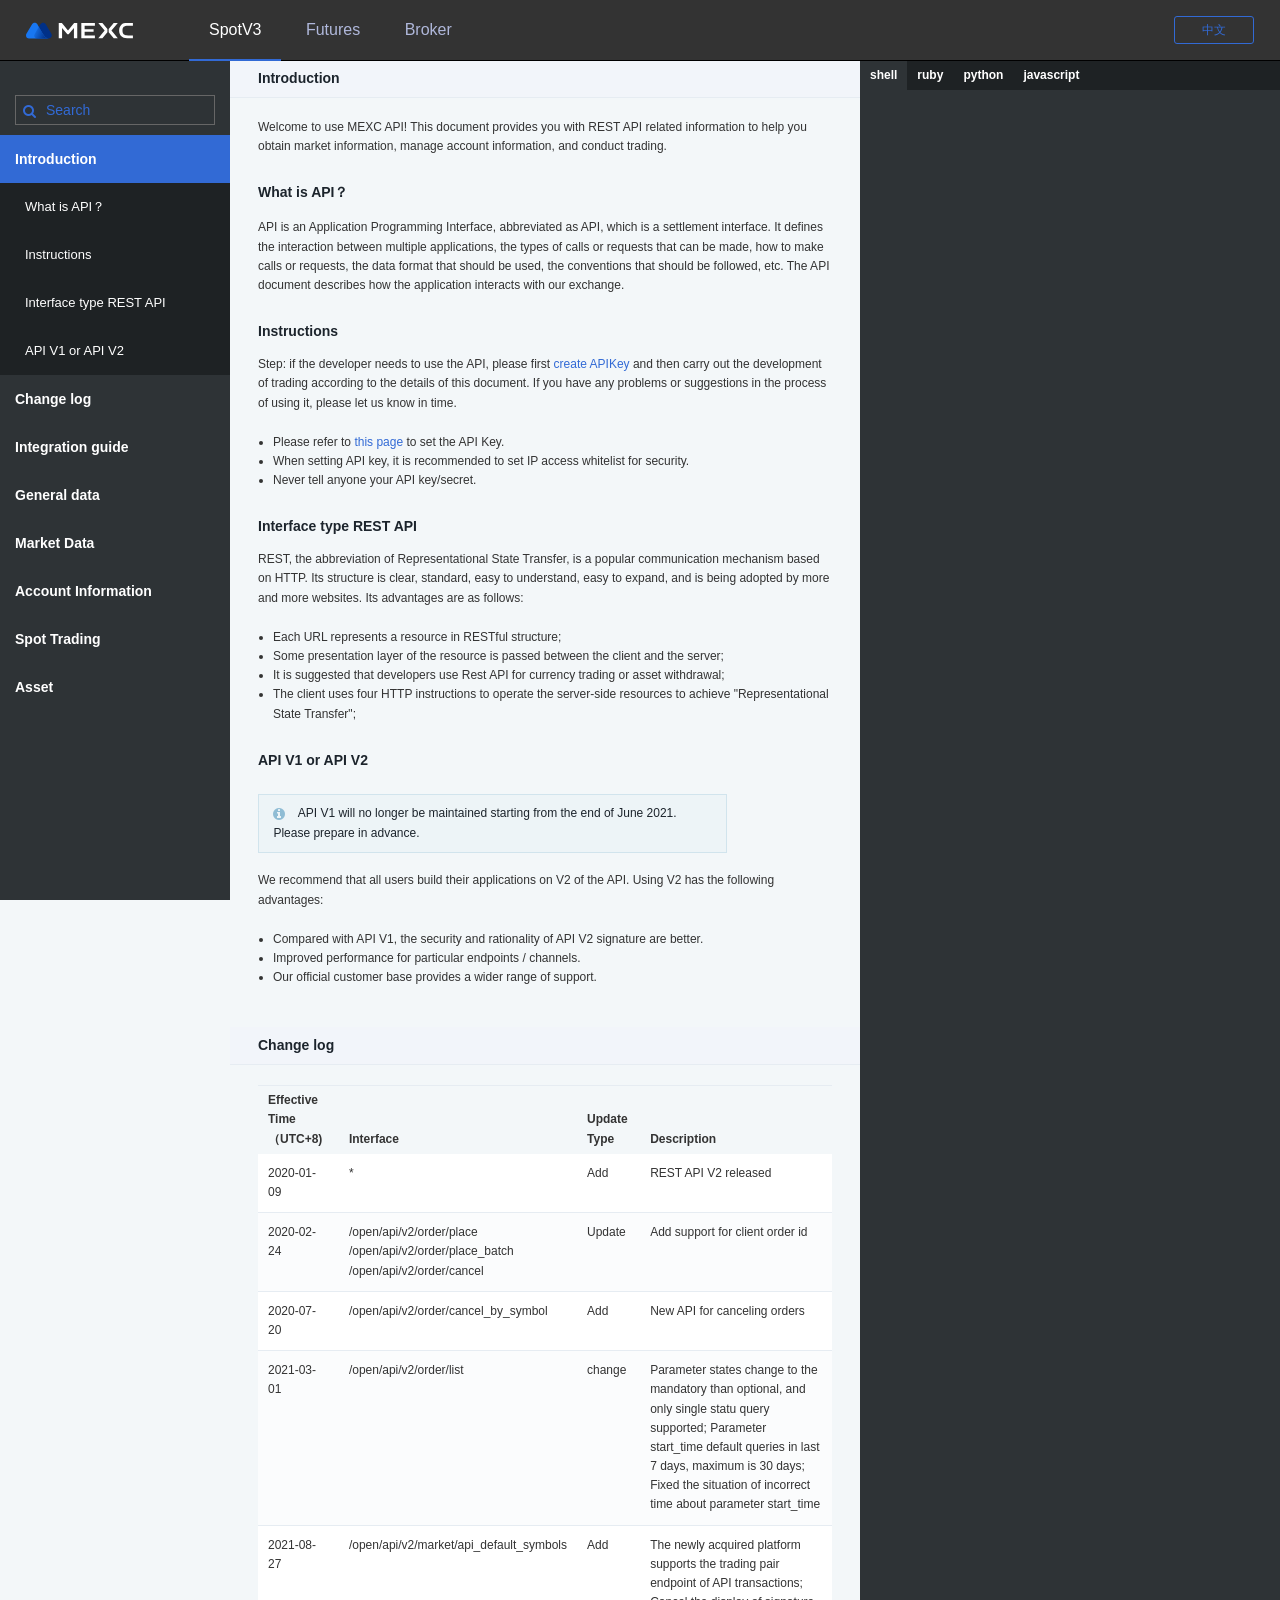
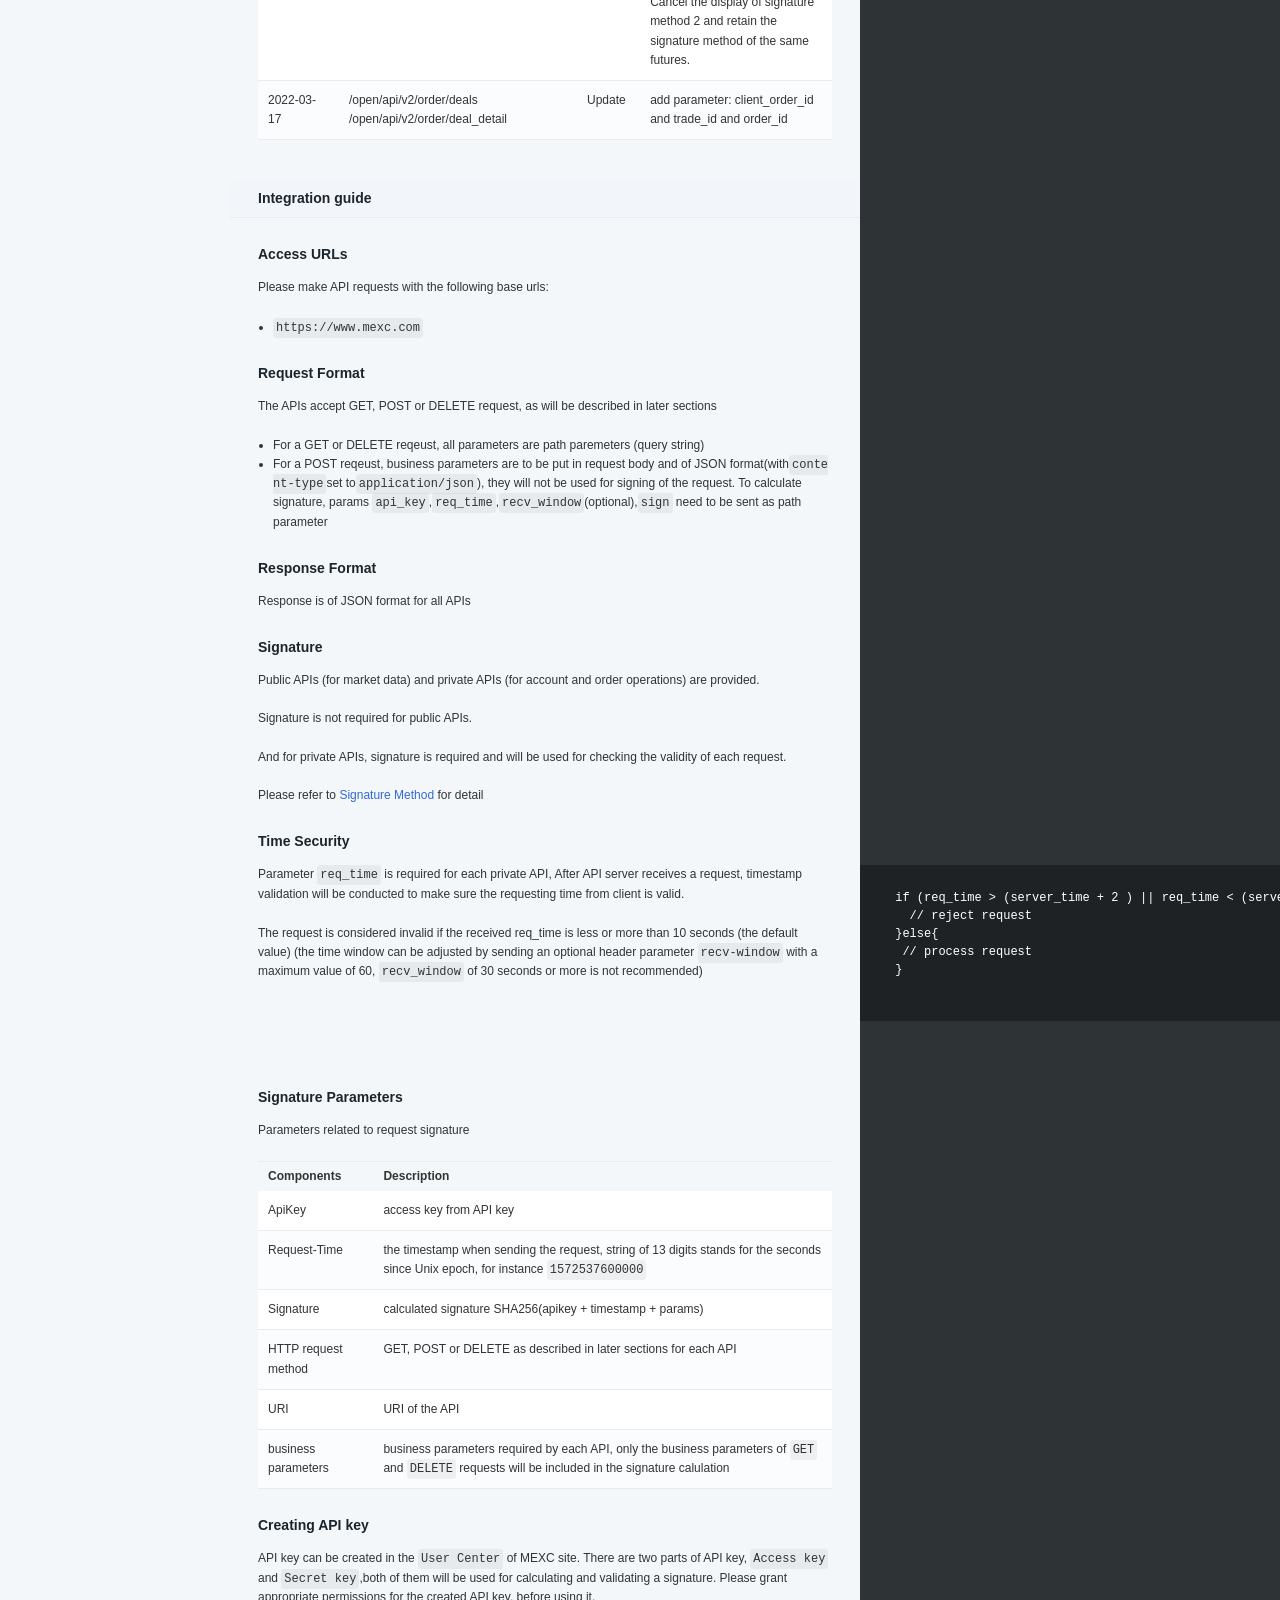
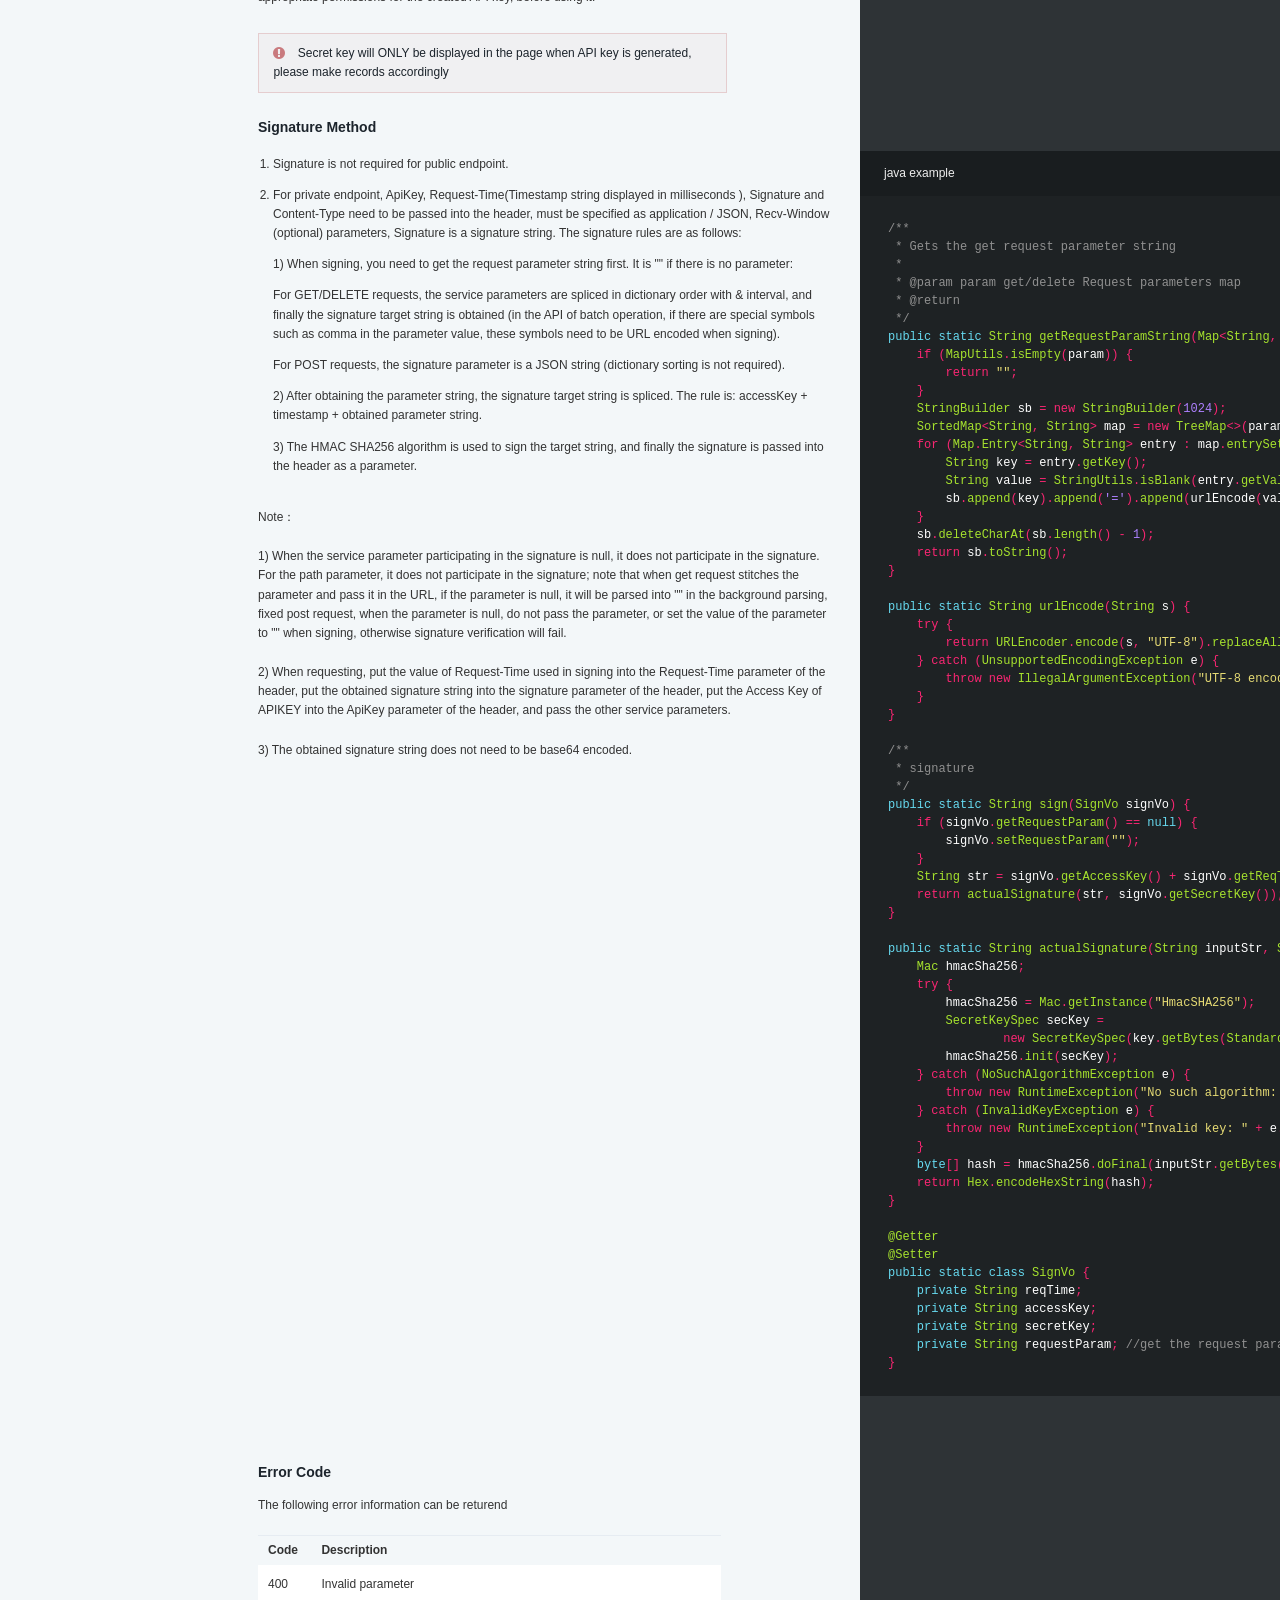
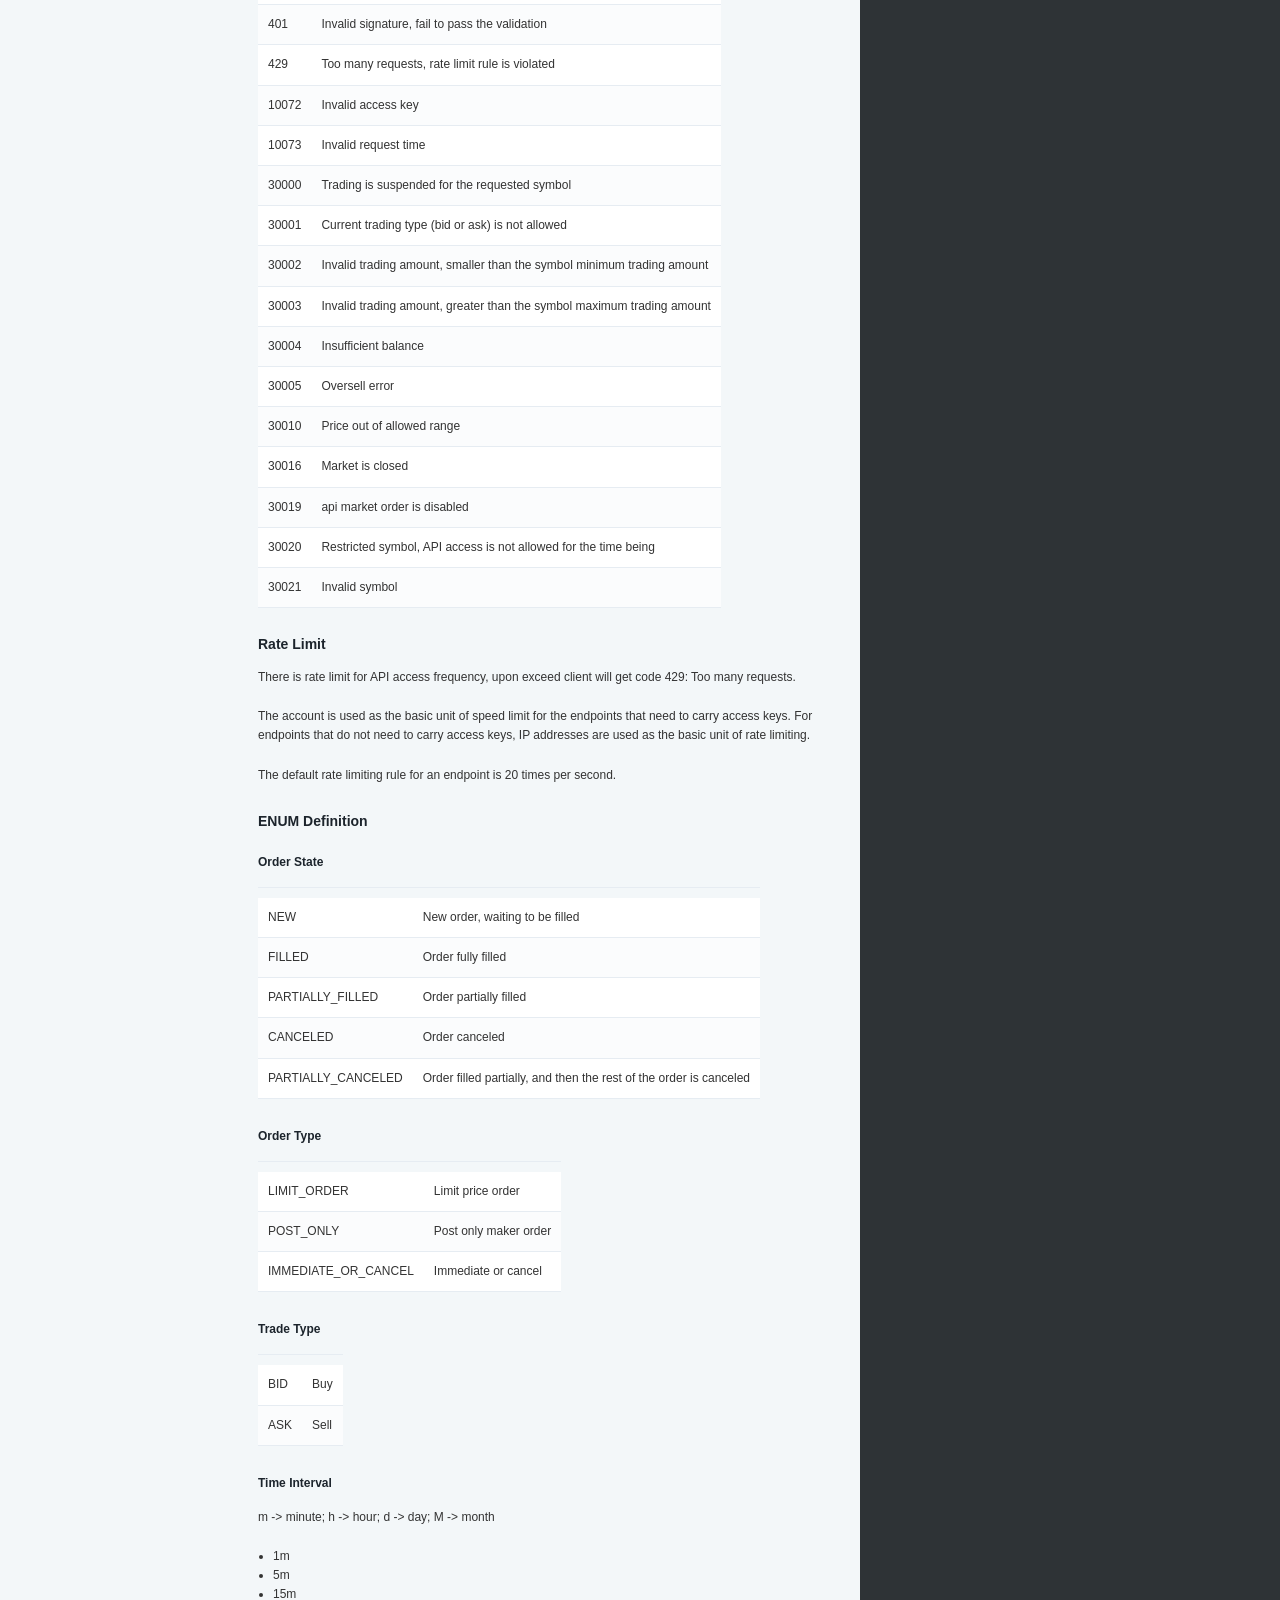
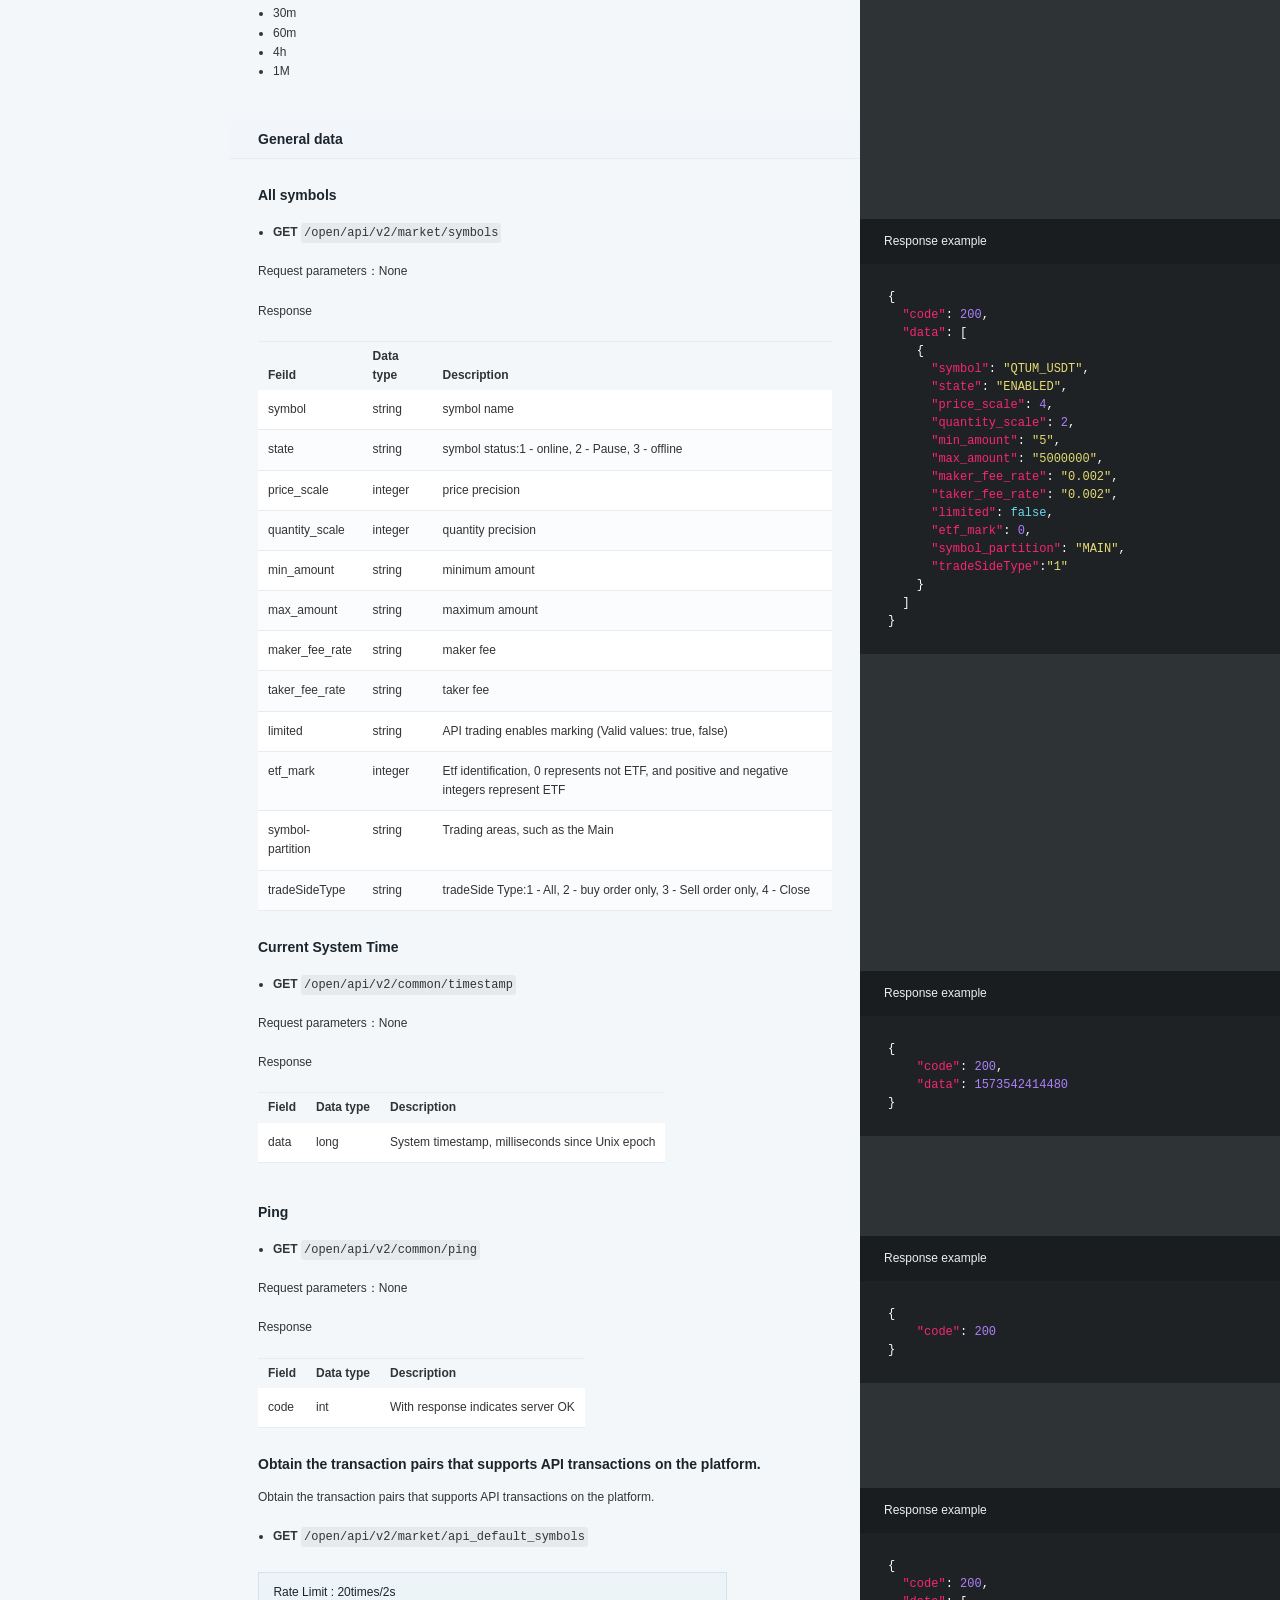
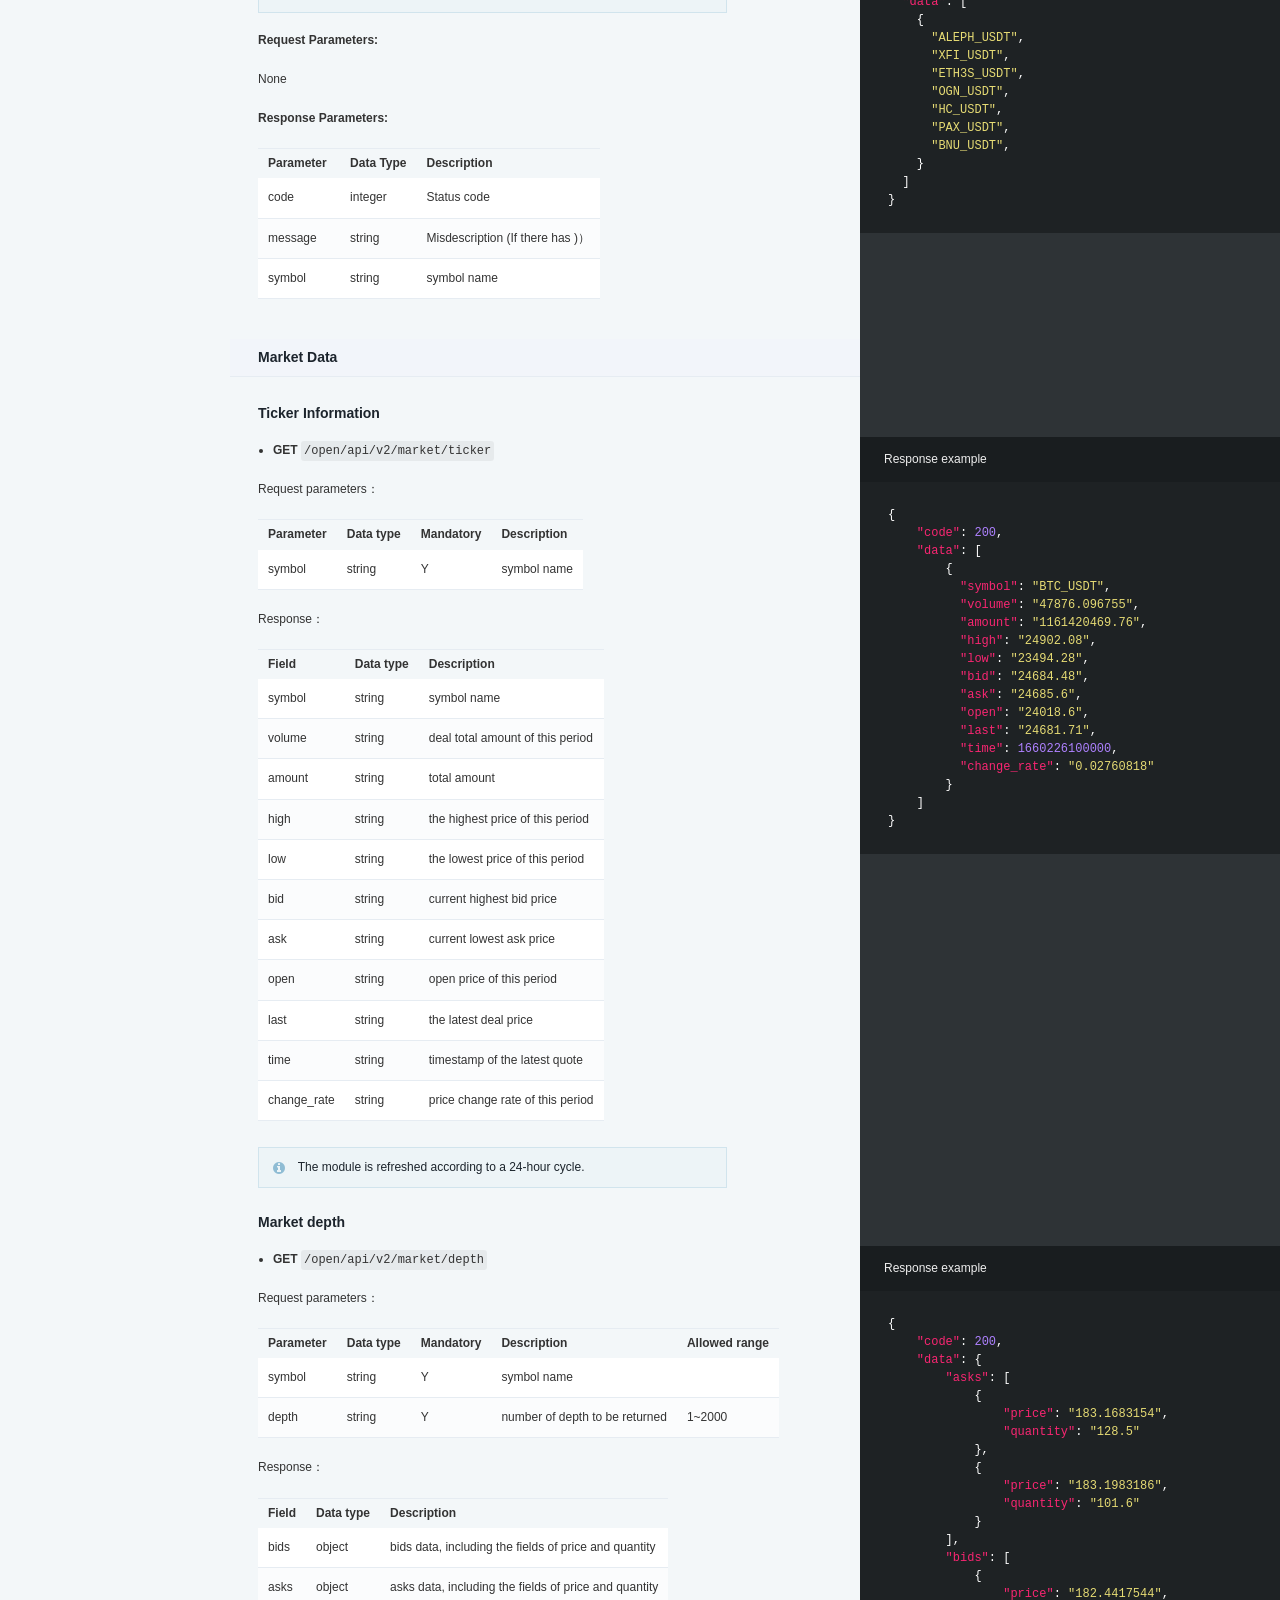
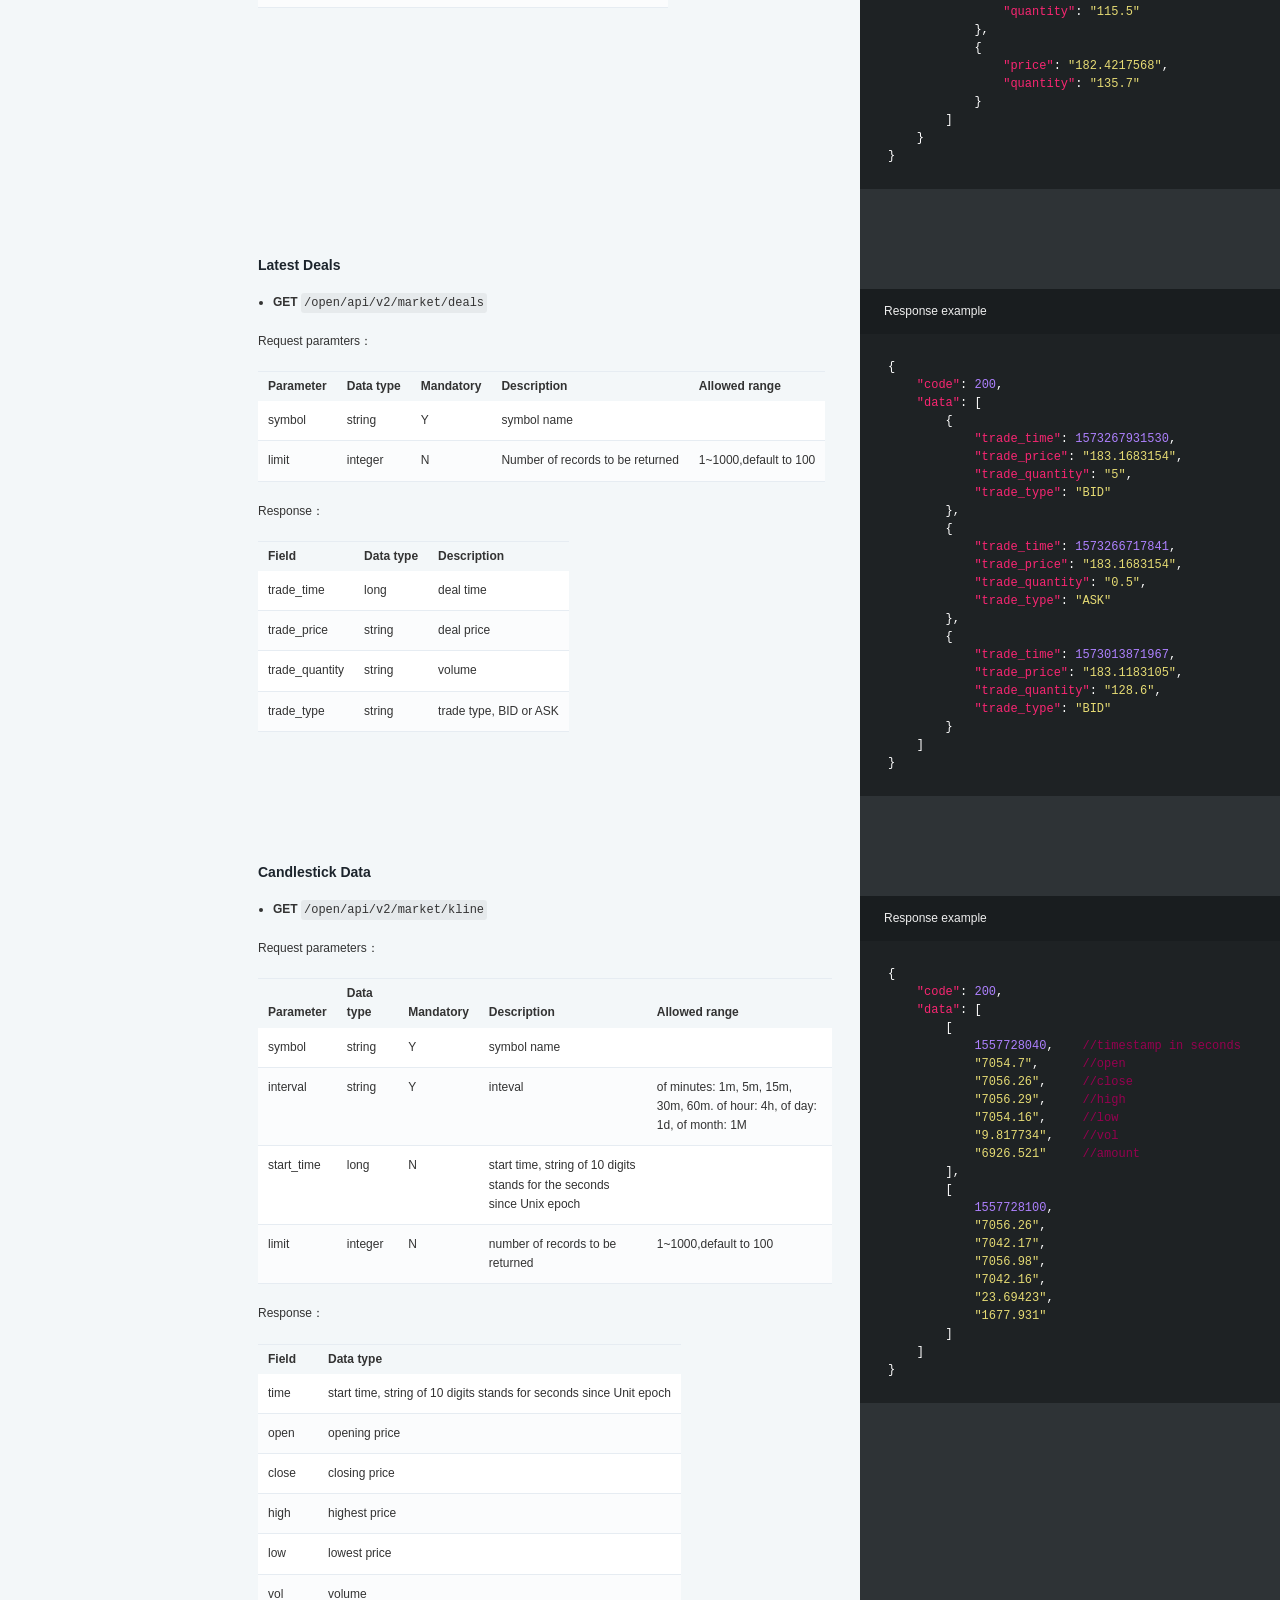
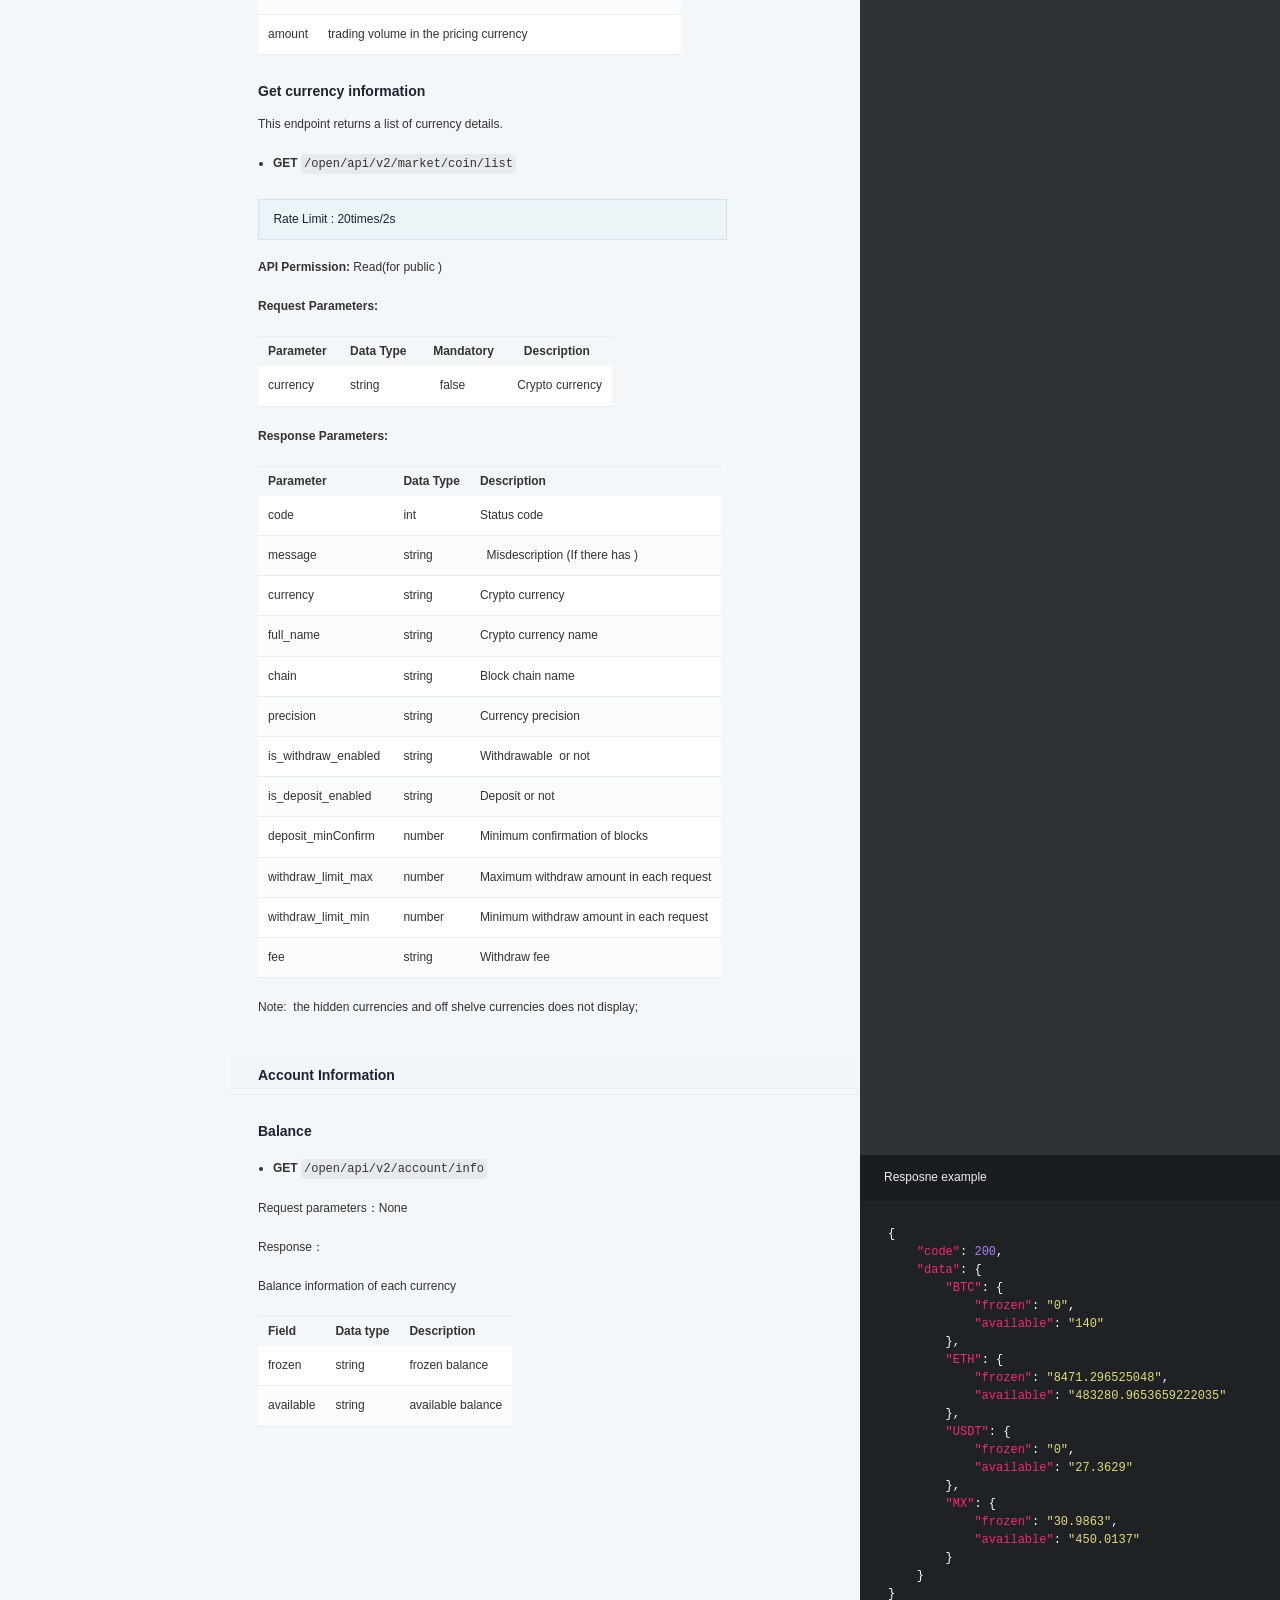
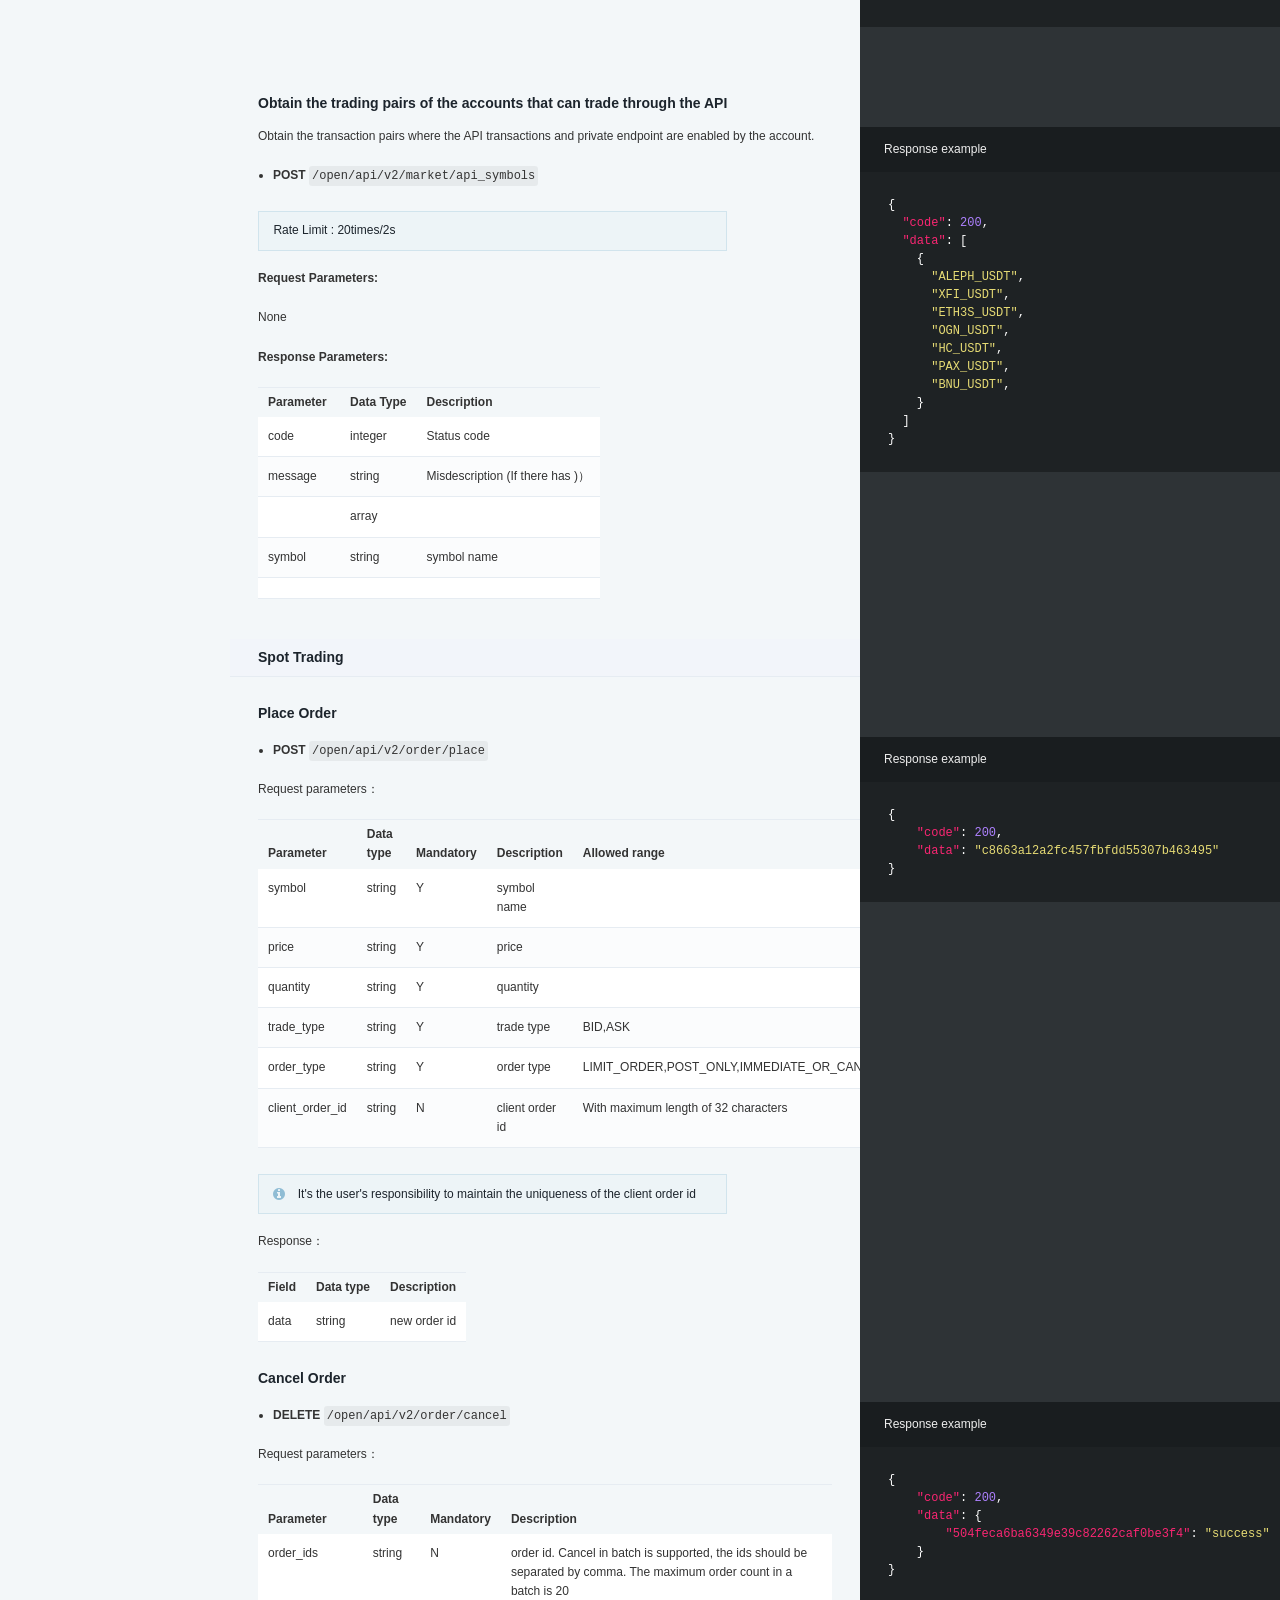
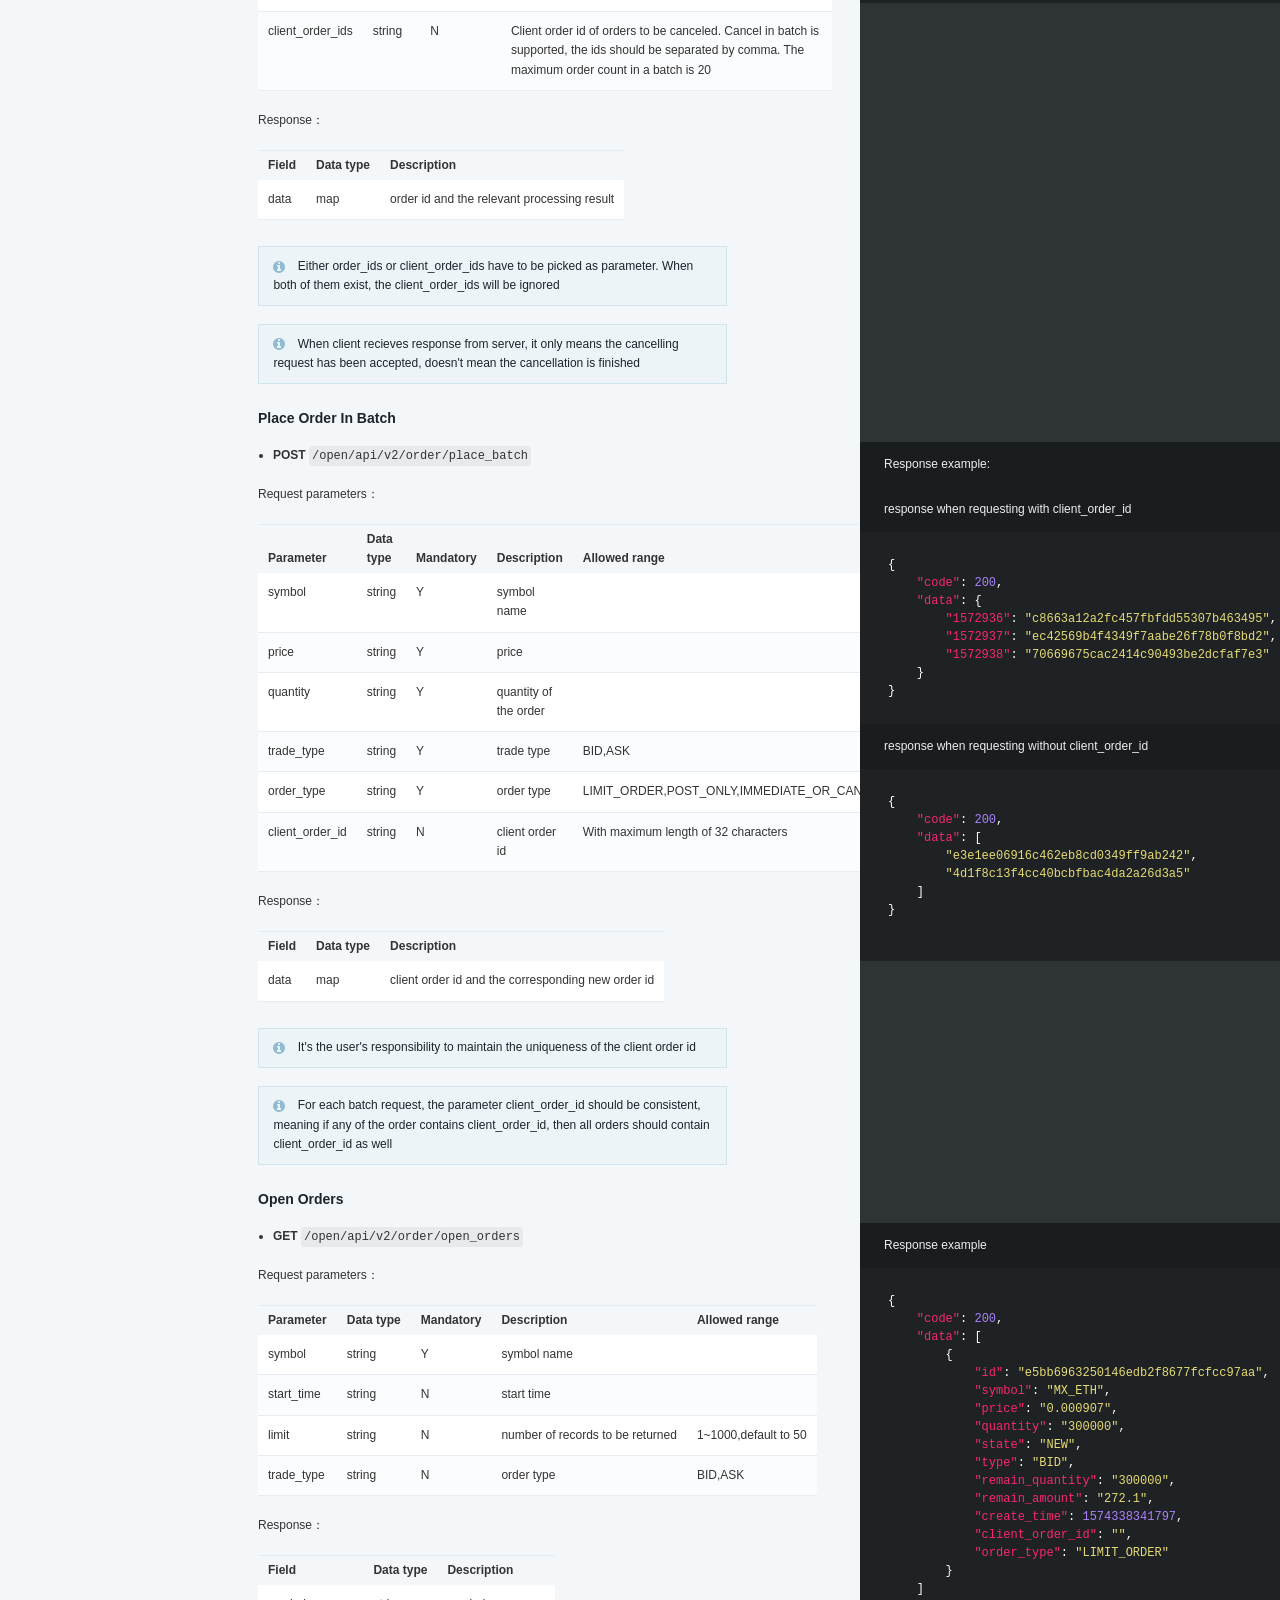
<file: spot_v2_en/index.html>
<!doctype html>
<html>
  <head>
    <meta charset="utf-8">
    <meta content="IE=edge,chrome=1" http-equiv="X-UA-Compatible">
    <meta name="viewport" content="width=device-width, initial-scale=1, maximum-scale=1">
        <meta
            name="description"
            content="Documentation for the mexc API"
        >
    <title>API 文档</title>
    <link href="images/favicon-667d5fa9.png" rel="icon" type="image/png" />
    <style media="screen">
      .highlight table td { padding: 5px; }
.highlight table pre { margin: 0; }
.highlight .gh {
  color: #999999;
}
.highlight .sr {
  color: #f6aa11;
}
.highlight .go {
  color: #888888;
}
.highlight .gp {
  color: #555555;
}
.highlight .gs {
}
.highlight .gu {
  color: #aaaaaa;
}
.highlight .nb {
  color: #f6aa11;
}
.highlight .cm {
  color: #75715e;
}
.highlight .cp {
  color: #75715e;
}
.highlight .c1 {
  color: #75715e;
}
.highlight .cs {
  color: #75715e;
}
.highlight .c, .highlight .ch, .highlight .cd, .highlight .cpf {
  color: #75715e;
}
.highlight .err {
  color: #960050;
}
.highlight .gr {
  color: #960050;
}
.highlight .gt {
  color: #960050;
}
.highlight .gd {
  color: #49483e;
}
.highlight .gi {
  color: #49483e;
}
.highlight .ge {
  color: #49483e;
}
.highlight .kc {
  color: #66d9ef;
}
.highlight .kd {
  color: #66d9ef;
}
.highlight .kr {
  color: #66d9ef;
}
.highlight .no {
  color: #66d9ef;
}
.highlight .kt {
  color: #66d9ef;
}
.highlight .mf {
  color: #ae81ff;
}
.highlight .mh {
  color: #ae81ff;
}
.highlight .il {
  color: #ae81ff;
}
.highlight .mi {
  color: #ae81ff;
}
.highlight .mo {
  color: #ae81ff;
}
.highlight .m, .highlight .mb, .highlight .mx {
  color: #ae81ff;
}
.highlight .sc {
  color: #ae81ff;
}
.highlight .se {
  color: #ae81ff;
}
.highlight .ss {
  color: #ae81ff;
}
.highlight .sd {
  color: #e6db74;
}
.highlight .s2 {
  color: #e6db74;
}
.highlight .sb {
  color: #e6db74;
}
.highlight .sh {
  color: #e6db74;
}
.highlight .si {
  color: #e6db74;
}
.highlight .sx {
  color: #e6db74;
}
.highlight .s1 {
  color: #e6db74;
}
.highlight .s, .highlight .sa, .highlight .dl {
  color: #e6db74;
}
.highlight .na {
  color: #a6e22e;
}
.highlight .nc {
  color: #a6e22e;
}
.highlight .nd {
  color: #a6e22e;
}
.highlight .ne {
  color: #a6e22e;
}
.highlight .nf, .highlight .fm {
  color: #a6e22e;
}
.highlight .vc {
  color: #ffffff;
}
.highlight .nn {
  color: #ffffff;
}
.highlight .ni {
  color: #ffffff;
}
.highlight .bp {
  color: #ffffff;
}
.highlight .vg {
  color: #ffffff;
}
.highlight .vi {
  color: #ffffff;
}
.highlight .nv, .highlight .vm {
  color: #ffffff;
}
.highlight .w {
  color: #ffffff;
}
.highlight {
  color: #ffffff;
}
.highlight .n, .highlight .py, .highlight .nx {
  color: #ffffff;
}
.highlight .nl {
  color: #f92672;
}
.highlight .ow {
  color: #f92672;
}
.highlight .nt {
  color: #f92672;
}
.highlight .k, .highlight .kv {
  color: #f92672;
}
.highlight .kn {
  color: #f92672;
}
.highlight .kp {
  color: #f92672;
}
.highlight .o {
  color: #f92672;
}
    </style>
    <style media="print">
      * {
        -webkit-transition:none!important;
        transition:none!important;
      }
      .highlight table td { padding: 5px; }
.highlight table pre { margin: 0; }
.highlight, .highlight .w {
  color: #586e75;
}
.highlight .err {
  color: #002b36;
  background-color: #dc322f;
}
.highlight .c, .highlight .ch, .highlight .cd, .highlight .cm, .highlight .cpf, .highlight .c1, .highlight .cs {
  color: #657b83;
}
.highlight .cp {
  color: #b58900;
}
.highlight .nt {
  color: #b58900;
}
.highlight .o, .highlight .ow {
  color: #93a1a1;
}
.highlight .p, .highlight .pi {
  color: #93a1a1;
}
.highlight .gi {
  color: #859900;
}
.highlight .gd {
  color: #dc322f;
}
.highlight .gh {
  color: #268bd2;
  background-color: #002b36;
  font-weight: bold;
}
.highlight .k, .highlight .kn, .highlight .kp, .highlight .kr, .highlight .kv {
  color: #6c71c4;
}
.highlight .kc {
  color: #cb4b16;
}
.highlight .kt {
  color: #cb4b16;
}
.highlight .kd {
  color: #cb4b16;
}
.highlight .s, .highlight .sb, .highlight .sc, .highlight .dl, .highlight .sd, .highlight .s2, .highlight .sh, .highlight .sx, .highlight .s1 {
  color: #859900;
}
.highlight .sa {
  color: #6c71c4;
}
.highlight .sr {
  color: #2aa198;
}
.highlight .si {
  color: #d33682;
}
.highlight .se {
  color: #d33682;
}
.highlight .nn {
  color: #b58900;
}
.highlight .nc {
  color: #b58900;
}
.highlight .no {
  color: #b58900;
}
.highlight .na {
  color: #268bd2;
}
.highlight .m, .highlight .mb, .highlight .mf, .highlight .mh, .highlight .mi, .highlight .il, .highlight .mo, .highlight .mx {
  color: #859900;
}
.highlight .ss {
  color: #859900;
}
    </style>
    <link href="stylesheets/screen-60d8e448.css" rel="stylesheet" media="screen" />
    <link href="stylesheets/print-2ee5847f.css" rel="stylesheet" media="print" />
      <script src="javascripts/all-b12a2749.js"></script>

  </head>

  <body class="index" data-languages="[&quot;shell&quot;,&quot;ruby&quot;,&quot;python&quot;,&quot;javascript&quot;]">
    <a href="#" id="nav-button">
      <span>
        NAV
        <img src="images/navbar-cad8cdcb.png" alt="" />
      </span>
    </a>
    <header>
      <div class="flex_box">
        <a href="https://www.mexc.com">
          <img src="images/mexc-logo-f33a4867.svg" class="logo" alt="" />
        </a>
        <div class="nav_box">
        </div>
        <select class="toc-nav-dropdown" onChange="javascript:changeMenuLink(options[selectedIndex].value)">
        </select>
      </div>
      <a onClick="javascript:changeHyperLink()" class="lang" href="javascript:void(0);" id="lang_box">english</a>
    </header>
    <div class="toc-wrapper">
        <div class="lang-selector">
              <a href="#" data-language-name="shell">shell</a>
              <a href="#" data-language-name="ruby">ruby</a>
              <a href="#" data-language-name="python">python</a>
              <a href="#" data-language-name="javascript">javascript</a>
        </div>
        <div class="search">
          <input type="text" class="search" id="input-search" placeholder="Search">
        </div>
        <ul class="search-results"></ul>
      <ul id="toc" class="toc-list-h1">
          <li>
            <a href="#introduction" class="toc-h1 toc-link" data-title="Introduction">Introduction</a>
              <ul class="toc-list-h2">
                  <li>
                    <a href="#what-is-api" class="toc-h2 toc-link" data-title="What is API？">What is API？</a>
                  </li>
                  <li>
                    <a href="#instructions" class="toc-h2 toc-link" data-title="Instructions">Instructions</a>
                  </li>
                  <li>
                    <a href="#interface-type-rest-api" class="toc-h2 toc-link" data-title="Interface type REST API">Interface type REST API</a>
                  </li>
                  <li>
                    <a href="#api-v1-or-api-v2" class="toc-h2 toc-link" data-title="API V1 or API V2">API V1 or API V2</a>
                  </li>
              </ul>
          </li>
          <li>
            <a href="#change-log" class="toc-h1 toc-link" data-title="Change log">Change log</a>
          </li>
          <li>
            <a href="#integration-guide" class="toc-h1 toc-link" data-title="Integration guide">Integration guide</a>
              <ul class="toc-list-h2">
                  <li>
                    <a href="#access-urls" class="toc-h2 toc-link" data-title="Access URLs">Access URLs</a>
                  </li>
                  <li>
                    <a href="#request-format" class="toc-h2 toc-link" data-title="Request Format">Request Format</a>
                  </li>
                  <li>
                    <a href="#response-format" class="toc-h2 toc-link" data-title="Response Format">Response Format</a>
                  </li>
                  <li>
                    <a href="#signature" class="toc-h2 toc-link" data-title="Signature">Signature</a>
                  </li>
                  <li>
                    <a href="#time-security" class="toc-h2 toc-link" data-title="Time Security">Time Security</a>
                  </li>
                  <li>
                    <a href="#signature-parameters" class="toc-h2 toc-link" data-title="Signature Parameters">Signature Parameters</a>
                  </li>
                  <li>
                    <a href="#creating-api-key" class="toc-h2 toc-link" data-title="Creating API key">Creating API key</a>
                  </li>
                  <li>
                    <a href="#signature-method" class="toc-h2 toc-link" data-title="Signature Method">Signature Method</a>
                  </li>
                  <li>
                    <a href="#error-code" class="toc-h2 toc-link" data-title="Error Code">Error Code</a>
                  </li>
                  <li>
                    <a href="#rate-limit" class="toc-h2 toc-link" data-title="Rate Limit">Rate Limit</a>
                  </li>
                  <li>
                    <a href="#enum-definition" class="toc-h2 toc-link" data-title="ENUM Definition">ENUM Definition</a>
                  </li>
              </ul>
          </li>
          <li>
            <a href="#general-data" class="toc-h1 toc-link" data-title="General data">General data</a>
              <ul class="toc-list-h2">
                  <li>
                    <a href="#all-symbols" class="toc-h2 toc-link" data-title="All symbols">All symbols</a>
                  </li>
                  <li>
                    <a href="#current-system-time" class="toc-h2 toc-link" data-title="Current System Time">Current System Time</a>
                  </li>
                  <li>
                    <a href="#ping" class="toc-h2 toc-link" data-title="Ping">Ping</a>
                  </li>
                  <li>
                    <a href="#obtain-the-transaction-pairs-that-supports-api-transactions-on-the-platform" class="toc-h2 toc-link" data-title="Obtain the transaction pairs that supports API transactions on the platform.">Obtain the transaction pairs that supports API transactions on the platform.</a>
                  </li>
              </ul>
          </li>
          <li>
            <a href="#market-data" class="toc-h1 toc-link" data-title="Market Data">Market Data</a>
              <ul class="toc-list-h2">
                  <li>
                    <a href="#ticker-information" class="toc-h2 toc-link" data-title="Ticker Information">Ticker Information</a>
                  </li>
                  <li>
                    <a href="#market-depth" class="toc-h2 toc-link" data-title="Market depth">Market depth</a>
                  </li>
                  <li>
                    <a href="#latest-deals" class="toc-h2 toc-link" data-title="Latest Deals">Latest Deals</a>
                  </li>
                  <li>
                    <a href="#candlestick-data" class="toc-h2 toc-link" data-title="Candlestick Data">Candlestick Data</a>
                  </li>
                  <li>
                    <a href="#get-currency-information" class="toc-h2 toc-link" data-title="Get currency information">Get currency information</a>
                  </li>
              </ul>
          </li>
          <li>
            <a href="#account-information" class="toc-h1 toc-link" data-title="Account Information">Account Information</a>
              <ul class="toc-list-h2">
                  <li>
                    <a href="#balance" class="toc-h2 toc-link" data-title="Balance">Balance</a>
                  </li>
                  <li>
                    <a href="#obtain-the-trading-pairs-of-the-accounts-that-can-trade-through-the-api" class="toc-h2 toc-link" data-title="Obtain the trading pairs of the accounts that can trade through the API">Obtain the trading pairs of the accounts that can trade through the API</a>
                  </li>
              </ul>
          </li>
          <li>
            <a href="#spot-trading" class="toc-h1 toc-link" data-title="Spot Trading">Spot Trading</a>
              <ul class="toc-list-h2">
                  <li>
                    <a href="#place-order" class="toc-h2 toc-link" data-title="Place Order">Place Order</a>
                  </li>
                  <li>
                    <a href="#cancel-order" class="toc-h2 toc-link" data-title="Cancel Order">Cancel Order</a>
                  </li>
                  <li>
                    <a href="#place-order-in-batch" class="toc-h2 toc-link" data-title="Place Order In Batch">Place Order In Batch</a>
                  </li>
                  <li>
                    <a href="#open-orders" class="toc-h2 toc-link" data-title="Open Orders">Open Orders</a>
                  </li>
                  <li>
                    <a href="#all-orders" class="toc-h2 toc-link" data-title="All Orders">All Orders</a>
                  </li>
                  <li>
                    <a href="#query-orders" class="toc-h2 toc-link" data-title="Query Orders">Query Orders</a>
                  </li>
                  <li>
                    <a href="#deals-history" class="toc-h2 toc-link" data-title="Deals History">Deals History</a>
                  </li>
                  <li>
                    <a href="#deals-detail" class="toc-h2 toc-link" data-title="Deals Detail">Deals Detail</a>
                  </li>
                  <li>
                    <a href="#cancel-orders-by-symbol" class="toc-h2 toc-link" data-title="Cancel Orders By Symbol">Cancel Orders By Symbol</a>
                  </li>
              </ul>
          </li>
          <li>
            <a href="#asset" class="toc-h1 toc-link" data-title="Asset">Asset</a>
              <ul class="toc-list-h2">
                  <li>
                    <a href="#get-deposit-address" class="toc-h2 toc-link" data-title="Get Deposit Address">Get Deposit Address</a>
                  </li>
                  <li>
                    <a href="#query-deposit-records" class="toc-h2 toc-link" data-title="Query Deposit Records">Query Deposit Records</a>
                  </li>
                  <li>
                    <a href="#query-withdraw-address-list" class="toc-h2 toc-link" data-title="Query Withdraw Address List">Query Withdraw Address List</a>
                  </li>
                  <li>
                    <a href="#query-withdraw-records" class="toc-h2 toc-link" data-title="Query Withdraw Records">Query Withdraw Records</a>
                  </li>
                  <li>
                    <a href="#withdraw" class="toc-h2 toc-link" data-title="Withdraw">Withdraw</a>
                  </li>
                  <li>
                    <a href="#cancel-a-withdraw-request" class="toc-h2 toc-link" data-title="Cancel a withdraw request">Cancel a withdraw request</a>
                  </li>
                  <li>
                    <a href="#internal-assets-transfer" class="toc-h2 toc-link" data-title="Internal assets transfer">Internal assets transfer</a>
                  </li>
                  <li>
                    <a href="#get-internal-assets-transfer-records" class="toc-h2 toc-link" data-title="Get internal assets transfer records">Get internal assets transfer records</a>
                  </li>
                  <li>
                    <a href="#get-transferable-assets" class="toc-h2 toc-link" data-title="Get transferable assets">Get transferable assets</a>
                  </li>
                  <li>
                    <a href="#internal-assets-transfer-order-inquiry" class="toc-h2 toc-link" data-title="Internal assets transfer order inquiry">Internal assets transfer order inquiry</a>
                  </li>
              </ul>
          </li>
      </ul>
    </div>
    <div class="page-wrapper">
      <div class="dark-box"></div>
      <div class="content">
        <h1 id='introduction'>Introduction</h1>
<p>Welcome to use MEXC API! This document provides you with REST API related information to help you obtain market information, manage account information, and conduct trading.</p>
<h2 id='what-is-api'>What is API？</h2>
<p>API is an Application Programming Interface, abbreviated as API, which is a settlement interface. It defines the interaction between multiple applications, the types of calls or requests that can be made, how to make calls or requests, the data format that should be used, the conventions that should be followed, etc. The API document describes how the application interacts with our exchange.</p>
<h2 id='instructions'>Instructions</h2>
<p>Step: if the developer needs to use the API, please first <a href="https://www.mexc.io/user/openapi" target="_blank">create APIKey</a> and then carry out the development of trading according to the details of this document. If you have any problems or suggestions in the process of using it, please let us know in time.</p>

<ul>
<li>Please refer to <a href="https://support.mxc-exchange.com/hc/en-001/articles/360055933652" target="_blank">this page</a> to set the API Key.</li>
<li>When setting API key, it is recommended to set IP access whitelist for security.</li>
<li>Never tell anyone your API key/secret.</li>
</ul>
<h2 id='interface-type-rest-api'>Interface type REST API</h2>
<p>REST, the abbreviation of Representational State Transfer, is a popular communication mechanism based on HTTP. Its structure is clear, standard, easy to understand, easy to expand, and is being adopted by more and more websites. Its advantages are as follows:</p>

<ul>
<li>Each URL represents a resource in RESTful structure;</li>
<li>Some presentation layer of the resource is passed between the client and the server;</li>
<li>It is suggested that developers use Rest API for currency trading or asset withdrawal;</li>
<li>The client uses four HTTP instructions to operate the server-side resources to achieve &quot;Representational State Transfer&quot;;</li>
</ul>
<h2 id='api-v1-or-api-v2'>API V1 or API V2</h2>
<aside class="notice">
API V1 will no longer be maintained starting from the end of June 2021. Please prepare in advance.
</aside>

<p>We recommend that all users build their applications on V2 of the API. Using V2 has the following advantages:</p>

<ul>
<li>Compared with API V1, the security and rationality of API V2 signature are better.</li>
<li>Improved performance for particular endpoints / channels.</li>
<li>Our official customer base provides a wider range of support.</li>
</ul>
<h1 id='change-log'>Change log</h1>
<table><thead>
<tr>
<th>Effective Time（UTC+8)</th>
<th>Interface</th>
<th>Update Type</th>
<th>Description</th>
</tr>
</thead><tbody>
<tr>
<td>2020-01-09</td>
<td>*</td>
<td>Add</td>
<td>REST API V2 released</td>
</tr>
<tr>
<td>2020-02-24</td>
<td>/open/api/v2/order/place<br/>/open/api/v2/order/place_batch<br/>/open/api/v2/order/cancel</td>
<td>Update</td>
<td>Add support for client order id</td>
</tr>
<tr>
<td>2020-07-20</td>
<td>/open/api/v2/order/cancel_by_symbol</td>
<td>Add</td>
<td>New API for canceling orders</td>
</tr>
<tr>
<td>2021-03-01</td>
<td>/open/api/v2/order/list</td>
<td>change</td>
<td>Parameter states change to the mandatory than optional, and only single statu query supported; Parameter start_time default queries in last 7 days, maximum is 30 days; Fixed the situation of incorrect time about parameter start_time</td>
</tr>
<tr>
<td>2021-08-27</td>
<td>/open/api/v2/market/api_default_symbols</td>
<td>Add</td>
<td>The newly acquired platform supports the trading pair endpoint of API transactions; Cancel the display of signature method 2 and retain the signature method of the same futures.</td>
</tr>
<tr>
<td>2022-03-17</td>
<td>/open/api/v2/order/deals<br/>/open/api/v2/order/deal_detail</td>
<td>Update</td>
<td>add parameter: client_order_id and trade_id and order_id</td>
</tr>
</tbody></table>
<h1 id='integration-guide'>Integration guide</h1><h2 id='access-urls'>Access URLs</h2>
<p>Please make API requests with the following base urls:</p>

<ul>
<li><code>https://www.mexc.com</code></li>
</ul>
<h2 id='request-format'>Request Format</h2>
<p>The APIs accept GET, POST or DELETE request, as will be described in later sections</p>

<ul>
<li>For a GET or DELETE reqeust, all parameters are path paremeters (query string)</li>
<li>For a POST reqeust, business parameters are to be put in request body and of JSON format(with<code>content-type</code>set to<code>application/json</code>), they will not be used for signing of the request. To calculate signature, params <code>api_key</code>,<code>req_time</code>,<code>recv_window</code>(optional),<code>sign</code> need to be sent as path parameter</li>
</ul>
<h2 id='response-format'>Response Format</h2>
<p>Response is of JSON format for all APIs</p>
<h2 id='signature'>Signature</h2>
<p>Public APIs (for market data) and private APIs (for account and order operations) are provided.<br/><br/>Signature is not required for public APIs.<br/><br/>And for private APIs, signature is required and will be used for checking the validity of each request.<br/><br/>Please refer to <a href="#signature-method">Signature Method</a> for detail</p>
<h2 id='time-security'>Time Security</h2><div class="highlight"><pre class="highlight plaintext"><code> if (req_time &gt; (server_time + 2 ) || req_time &lt; (server_time - recv_window)) {
   // reject request     
 }else{
  // process request
 }

</code></pre></div>
<p>Parameter <code>req_time</code> is required for each private API, After API server receives a request, timestamp validation will be conducted to make sure the requesting time from client is valid.</p>

<p>The request is considered invalid if the received req_time is less or more than 10 seconds (the default value) (the time window can be adjusted by sending an optional header parameter <code>recv-window</code> with a maximum value of 60, <code>recv_window</code> of 30 seconds or more is not recommended)</p>
<h2 id='signature-parameters'>Signature Parameters</h2>
<p>Parameters related to request signature</p>

<table><thead>
<tr>
<th>Components</th>
<th>Description</th>
</tr>
</thead><tbody>
<tr>
<td>ApiKey</td>
<td>access key from API key</td>
</tr>
<tr>
<td>Request-Time</td>
<td>the timestamp when sending the request, string of 13 digits stands for the seconds since Unix epoch, for instance <code>1572537600000</code></td>
</tr>
<tr>
<td>Signature</td>
<td>calculated signature SHA256(apikey + timestamp + params)</td>
</tr>
<tr>
<td>HTTP request method</td>
<td>GET, POST or DELETE as described in later sections for each API</td>
</tr>
<tr>
<td>URI</td>
<td>URI of the API</td>
</tr>
<tr>
<td>business parameters</td>
<td>business parameters required by each API, only the business parameters of <code>GET</code> and <code>DELETE</code> requests will be included in the signature calulation</td>
</tr>
</tbody></table>
<h2 id='creating-api-key'>Creating API key</h2>
<p>API key can be created in the <code>User Center</code> of MEXC site. There are two parts of API key, <code>Access key</code> and <code>Secret key</code>,both of them will be used for calculating and validating a signature. Please grant appropriate permissions for the created API key, before using it. </p>

<aside class="warning">
Secret key will ONLY be displayed in the page when API key is generated, please make records accordingly
</aside>
<h2 id='signature-method'>Signature Method</h2>
<blockquote>
<p>java example</p>
</blockquote>
<div class="highlight"><pre class="highlight java tab-java"><code><span class="cm">/**
 * Gets the get request parameter string
 *
 * @param param get/delete Request parameters map
 * @return
 */</span>
<span class="kd">public</span> <span class="kd">static</span> <span class="nc">String</span> <span class="nf">getRequestParamString</span><span class="o">(</span><span class="nc">Map</span><span class="o">&lt;</span><span class="nc">String</span><span class="o">,</span> <span class="nc">String</span><span class="o">&gt;</span> <span class="n">param</span><span class="o">)</span> <span class="o">{</span>
    <span class="k">if</span> <span class="o">(</span><span class="nc">MapUtils</span><span class="o">.</span><span class="na">isEmpty</span><span class="o">(</span><span class="n">param</span><span class="o">))</span> <span class="o">{</span>
        <span class="k">return</span> <span class="s">""</span><span class="o">;</span>
    <span class="o">}</span>
    <span class="nc">StringBuilder</span> <span class="n">sb</span> <span class="o">=</span> <span class="k">new</span> <span class="nc">StringBuilder</span><span class="o">(</span><span class="mi">1024</span><span class="o">);</span>
    <span class="nc">SortedMap</span><span class="o">&lt;</span><span class="nc">String</span><span class="o">,</span> <span class="nc">String</span><span class="o">&gt;</span> <span class="n">map</span> <span class="o">=</span> <span class="k">new</span> <span class="nc">TreeMap</span><span class="o">&lt;&gt;(</span><span class="n">param</span><span class="o">);</span>
    <span class="k">for</span> <span class="o">(</span><span class="nc">Map</span><span class="o">.</span><span class="na">Entry</span><span class="o">&lt;</span><span class="nc">String</span><span class="o">,</span> <span class="nc">String</span><span class="o">&gt;</span> <span class="n">entry</span> <span class="o">:</span> <span class="n">map</span><span class="o">.</span><span class="na">entrySet</span><span class="o">())</span> <span class="o">{</span>
        <span class="nc">String</span> <span class="n">key</span> <span class="o">=</span> <span class="n">entry</span><span class="o">.</span><span class="na">getKey</span><span class="o">();</span>
        <span class="nc">String</span> <span class="n">value</span> <span class="o">=</span> <span class="nc">StringUtils</span><span class="o">.</span><span class="na">isBlank</span><span class="o">(</span><span class="n">entry</span><span class="o">.</span><span class="na">getValue</span><span class="o">())</span> <span class="o">?</span> <span class="s">""</span> <span class="o">:</span> <span class="n">entry</span><span class="o">.</span><span class="na">getValue</span><span class="o">();</span>
        <span class="n">sb</span><span class="o">.</span><span class="na">append</span><span class="o">(</span><span class="n">key</span><span class="o">).</span><span class="na">append</span><span class="o">(</span><span class="sc">'='</span><span class="o">).</span><span class="na">append</span><span class="o">(</span><span class="n">urlEncode</span><span class="o">(</span><span class="n">value</span><span class="o">)).</span><span class="na">append</span><span class="o">(</span><span class="sc">'&amp;'</span><span class="o">);</span>
    <span class="o">}</span>
    <span class="n">sb</span><span class="o">.</span><span class="na">deleteCharAt</span><span class="o">(</span><span class="n">sb</span><span class="o">.</span><span class="na">length</span><span class="o">()</span> <span class="o">-</span> <span class="mi">1</span><span class="o">);</span>
    <span class="k">return</span> <span class="n">sb</span><span class="o">.</span><span class="na">toString</span><span class="o">();</span>
<span class="o">}</span>

<span class="kd">public</span> <span class="kd">static</span> <span class="nc">String</span> <span class="nf">urlEncode</span><span class="o">(</span><span class="nc">String</span> <span class="n">s</span><span class="o">)</span> <span class="o">{</span>
    <span class="k">try</span> <span class="o">{</span>
        <span class="k">return</span> <span class="nc">URLEncoder</span><span class="o">.</span><span class="na">encode</span><span class="o">(</span><span class="n">s</span><span class="o">,</span> <span class="s">"UTF-8"</span><span class="o">).</span><span class="na">replaceAll</span><span class="o">(</span><span class="s">"\\+"</span><span class="o">,</span> <span class="s">"%20"</span><span class="o">);</span>
    <span class="o">}</span> <span class="k">catch</span> <span class="o">(</span><span class="nc">UnsupportedEncodingException</span> <span class="n">e</span><span class="o">)</span> <span class="o">{</span>
        <span class="k">throw</span> <span class="k">new</span> <span class="nf">IllegalArgumentException</span><span class="o">(</span><span class="s">"UTF-8 encoding not supported!"</span><span class="o">);</span>
    <span class="o">}</span>
<span class="o">}</span>

<span class="cm">/**
 * signature
 */</span>
<span class="kd">public</span> <span class="kd">static</span> <span class="nc">String</span> <span class="nf">sign</span><span class="o">(</span><span class="nc">SignVo</span> <span class="n">signVo</span><span class="o">)</span> <span class="o">{</span>
    <span class="k">if</span> <span class="o">(</span><span class="n">signVo</span><span class="o">.</span><span class="na">getRequestParam</span><span class="o">()</span> <span class="o">==</span> <span class="kc">null</span><span class="o">)</span> <span class="o">{</span>
        <span class="n">signVo</span><span class="o">.</span><span class="na">setRequestParam</span><span class="o">(</span><span class="s">""</span><span class="o">);</span>
    <span class="o">}</span>
    <span class="nc">String</span> <span class="n">str</span> <span class="o">=</span> <span class="n">signVo</span><span class="o">.</span><span class="na">getAccessKey</span><span class="o">()</span> <span class="o">+</span> <span class="n">signVo</span><span class="o">.</span><span class="na">getReqTime</span><span class="o">()</span> <span class="o">+</span> <span class="n">signVo</span><span class="o">.</span><span class="na">getRequestParam</span><span class="o">();</span>
    <span class="k">return</span> <span class="nf">actualSignature</span><span class="o">(</span><span class="n">str</span><span class="o">,</span> <span class="n">signVo</span><span class="o">.</span><span class="na">getSecretKey</span><span class="o">());</span>
<span class="o">}</span>

<span class="kd">public</span> <span class="kd">static</span> <span class="nc">String</span> <span class="nf">actualSignature</span><span class="o">(</span><span class="nc">String</span> <span class="n">inputStr</span><span class="o">,</span> <span class="nc">String</span> <span class="n">key</span><span class="o">)</span> <span class="o">{</span>
    <span class="nc">Mac</span> <span class="n">hmacSha256</span><span class="o">;</span>
    <span class="k">try</span> <span class="o">{</span>
        <span class="n">hmacSha256</span> <span class="o">=</span> <span class="nc">Mac</span><span class="o">.</span><span class="na">getInstance</span><span class="o">(</span><span class="s">"HmacSHA256"</span><span class="o">);</span>
        <span class="nc">SecretKeySpec</span> <span class="n">secKey</span> <span class="o">=</span>
                <span class="k">new</span> <span class="nf">SecretKeySpec</span><span class="o">(</span><span class="n">key</span><span class="o">.</span><span class="na">getBytes</span><span class="o">(</span><span class="nc">StandardCharsets</span><span class="o">.</span><span class="na">UTF_8</span><span class="o">),</span> <span class="s">"HmacSHA256"</span><span class="o">);</span>
        <span class="n">hmacSha256</span><span class="o">.</span><span class="na">init</span><span class="o">(</span><span class="n">secKey</span><span class="o">);</span>
    <span class="o">}</span> <span class="k">catch</span> <span class="o">(</span><span class="nc">NoSuchAlgorithmException</span> <span class="n">e</span><span class="o">)</span> <span class="o">{</span>
        <span class="k">throw</span> <span class="k">new</span> <span class="nf">RuntimeException</span><span class="o">(</span><span class="s">"No such algorithm: "</span> <span class="o">+</span> <span class="n">e</span><span class="o">.</span><span class="na">getMessage</span><span class="o">());</span>
    <span class="o">}</span> <span class="k">catch</span> <span class="o">(</span><span class="nc">InvalidKeyException</span> <span class="n">e</span><span class="o">)</span> <span class="o">{</span>
        <span class="k">throw</span> <span class="k">new</span> <span class="nf">RuntimeException</span><span class="o">(</span><span class="s">"Invalid key: "</span> <span class="o">+</span> <span class="n">e</span><span class="o">.</span><span class="na">getMessage</span><span class="o">());</span>
    <span class="o">}</span>
    <span class="kt">byte</span><span class="o">[]</span> <span class="n">hash</span> <span class="o">=</span> <span class="n">hmacSha256</span><span class="o">.</span><span class="na">doFinal</span><span class="o">(</span><span class="n">inputStr</span><span class="o">.</span><span class="na">getBytes</span><span class="o">(</span><span class="nc">StandardCharsets</span><span class="o">.</span><span class="na">UTF_8</span><span class="o">));</span>
    <span class="k">return</span> <span class="nc">Hex</span><span class="o">.</span><span class="na">encodeHexString</span><span class="o">(</span><span class="n">hash</span><span class="o">);</span>
<span class="o">}</span>

<span class="nd">@Getter</span>
<span class="nd">@Setter</span>
<span class="kd">public</span> <span class="kd">static</span> <span class="kd">class</span> <span class="nc">SignVo</span> <span class="o">{</span>
    <span class="kd">private</span> <span class="nc">String</span> <span class="n">reqTime</span><span class="o">;</span>
    <span class="kd">private</span> <span class="nc">String</span> <span class="n">accessKey</span><span class="o">;</span>
    <span class="kd">private</span> <span class="nc">String</span> <span class="n">secretKey</span><span class="o">;</span>
    <span class="kd">private</span> <span class="nc">String</span> <span class="n">requestParam</span><span class="o">;</span> <span class="c1">//get the request parameters are sorted in dictionary order, with &amp; concatenated strings, POST should be a JSON string</span>
<span class="o">}</span>
</code></pre></div>
<ol>
<li><p>Signature is not required for public endpoint.</p></li>
<li><p>For private endpoint, ApiKey, Request-Time(Timestamp string displayed in milliseconds
), Signature and Content-Type need to be passed into the header, must be specified as application / JSON, Recv-Window (optional) parameters, Signature is a signature string. The signature rules are as follows:</p>

<p>1) When signing, you need to get the request parameter string first. It is &quot;&quot; if there is no parameter:</p>

<p>For GET/DELETE requests, the service parameters are spliced in dictionary order with &amp; interval, and finally the signature target string is obtained (in the API of batch operation, if there are special symbols such as comma in the parameter value, these symbols need to be URL encoded when signing).</p>

<p>For POST requests, the signature parameter is a JSON string (dictionary sorting is not required).</p>

<p>2) After obtaining the parameter string, the signature target string is spliced. The rule is: accessKey + timestamp + obtained parameter string.</p>

<p>3) The HMAC SHA256 algorithm is used to sign the target string, and finally the signature is passed into the header as a parameter.</p></li>
</ol>

<p>Note：</p>

<p>1) When the service parameter participating in the signature is null, it does not participate in the signature. For the path parameter, it does not participate in the signature; note that when get request stitches the parameter and pass it in the URL, if the parameter is null, it will be parsed into &quot;&quot; in the background parsing, fixed post request, when the parameter is null, do not pass the parameter, or set the value of the parameter to &quot;&quot; when signing, otherwise signature verification will fail.</p>

<p>2) When requesting, put the value of Request-Time used in signing into the Request-Time parameter of the header, put the obtained signature string into the signature parameter of the header, put the Access Key of APIKEY into the ApiKey parameter of the header, and pass the other service parameters.</p>

<p>3) The obtained signature string does not need to be base64 encoded.</p>
<h2 id='error-code'>Error Code</h2>
<p>The following error information can be returend</p>

<table><thead>
<tr>
<th>Code</th>
<th>Description</th>
</tr>
</thead><tbody>
<tr>
<td>400</td>
<td>Invalid parameter</td>
</tr>
<tr>
<td>401</td>
<td>Invalid signature, fail to pass the validation</td>
</tr>
<tr>
<td>429</td>
<td>Too many requests, rate limit rule is violated</td>
</tr>
<tr>
<td>10072</td>
<td>Invalid access key</td>
</tr>
<tr>
<td>10073</td>
<td>Invalid request time</td>
</tr>
<tr>
<td>30000</td>
<td>Trading is suspended for the requested symbol</td>
</tr>
<tr>
<td>30001</td>
<td>Current trading type (bid or ask) is not allowed</td>
</tr>
<tr>
<td>30002</td>
<td>Invalid trading amount, smaller than the symbol minimum trading amount</td>
</tr>
<tr>
<td>30003</td>
<td>Invalid trading amount, greater than the symbol maximum trading amount</td>
</tr>
<tr>
<td>30004</td>
<td>Insufficient balance</td>
</tr>
<tr>
<td>30005</td>
<td>Oversell error</td>
</tr>
<tr>
<td>30010</td>
<td>Price out of allowed range</td>
</tr>
<tr>
<td>30016</td>
<td>Market is closed</td>
</tr>
<tr>
<td>30019</td>
<td>api market order is disabled</td>
</tr>
<tr>
<td>30020</td>
<td>Restricted symbol, API access is not allowed for the time being</td>
</tr>
<tr>
<td>30021</td>
<td>Invalid symbol</td>
</tr>
</tbody></table>
<h2 id='rate-limit'>Rate Limit</h2>
<p>There is rate limit for API access frequency, upon exceed client will get code 429: Too many requests.</p>

<p>The account is used as the basic unit of speed limit for the endpoints that need to carry access keys. For endpoints that do not need to carry access keys, IP addresses are used as the basic unit of rate limiting.</p>

<p>The default rate limiting rule for an endpoint is 20 times per second.</p>
<h2 id='enum-definition'>ENUM Definition</h2><h3 id='order-state'>Order State</h3>
<table><thead>
<tr>
<th></th>
<th></th>
</tr>
</thead><tbody>
<tr>
<td>NEW</td>
<td>New order, waiting to be filled</td>
</tr>
<tr>
<td>FILLED</td>
<td>Order fully filled</td>
</tr>
<tr>
<td>PARTIALLY_FILLED</td>
<td>Order partially filled</td>
</tr>
<tr>
<td>CANCELED</td>
<td>Order canceled</td>
</tr>
<tr>
<td>PARTIALLY_CANCELED</td>
<td>Order filled partially, and then the rest of the order is canceled</td>
</tr>
</tbody></table>
<h3 id='order-type'>Order Type</h3>
<table><thead>
<tr>
<th></th>
<th></th>
</tr>
</thead><tbody>
<tr>
<td>LIMIT_ORDER</td>
<td>Limit price order</td>
</tr>
<tr>
<td>POST_ONLY</td>
<td>Post only maker order</td>
</tr>
<tr>
<td>IMMEDIATE_OR_CANCEL</td>
<td>Immediate or cancel</td>
</tr>
</tbody></table>
<h3 id='trade-type'>Trade Type</h3>
<table><thead>
<tr>
<th></th>
<th></th>
</tr>
</thead><tbody>
<tr>
<td>BID</td>
<td>Buy</td>
</tr>
<tr>
<td>ASK</td>
<td>Sell</td>
</tr>
</tbody></table>
<h3 id='time-interval'>Time Interval</h3>
<p>m -&gt; minute; h -&gt; hour; d -&gt; day; M -&gt; month</p>

<ul>
<li>1m</li>
<li>5m</li>
<li>15m</li>
<li>30m</li>
<li>60m</li>
<li>4h</li>
<li>1M</li>
</ul>
<h1 id='general-data'>General data</h1><h2 id='all-symbols'>All symbols</h2>
<blockquote>
<p>Response example</p>
</blockquote>
<div class="highlight"><pre class="highlight json tab-json"><code><span class="p">{</span><span class="w">
  </span><span class="nl">"code"</span><span class="p">:</span><span class="w"> </span><span class="mi">200</span><span class="p">,</span><span class="w">
  </span><span class="nl">"data"</span><span class="p">:</span><span class="w"> </span><span class="p">[</span><span class="w">
    </span><span class="p">{</span><span class="w">
      </span><span class="nl">"symbol"</span><span class="p">:</span><span class="w"> </span><span class="s2">"QTUM_USDT"</span><span class="p">,</span><span class="w">
      </span><span class="nl">"state"</span><span class="p">:</span><span class="w"> </span><span class="s2">"ENABLED"</span><span class="p">,</span><span class="w">
      </span><span class="nl">"price_scale"</span><span class="p">:</span><span class="w"> </span><span class="mi">4</span><span class="p">,</span><span class="w">
      </span><span class="nl">"quantity_scale"</span><span class="p">:</span><span class="w"> </span><span class="mi">2</span><span class="p">,</span><span class="w">
      </span><span class="nl">"min_amount"</span><span class="p">:</span><span class="w"> </span><span class="s2">"5"</span><span class="p">,</span><span class="w">
      </span><span class="nl">"max_amount"</span><span class="p">:</span><span class="w"> </span><span class="s2">"5000000"</span><span class="p">,</span><span class="w">
      </span><span class="nl">"maker_fee_rate"</span><span class="p">:</span><span class="w"> </span><span class="s2">"0.002"</span><span class="p">,</span><span class="w">
      </span><span class="nl">"taker_fee_rate"</span><span class="p">:</span><span class="w"> </span><span class="s2">"0.002"</span><span class="p">,</span><span class="w">
      </span><span class="nl">"limited"</span><span class="p">:</span><span class="w"> </span><span class="kc">false</span><span class="p">,</span><span class="w">
      </span><span class="nl">"etf_mark"</span><span class="p">:</span><span class="w"> </span><span class="mi">0</span><span class="p">,</span><span class="w">
      </span><span class="nl">"symbol_partition"</span><span class="p">:</span><span class="w"> </span><span class="s2">"MAIN"</span><span class="p">,</span><span class="w">
      </span><span class="nl">"tradeSideType"</span><span class="p">:</span><span class="s2">"1"</span><span class="w">
    </span><span class="p">}</span><span class="w">
  </span><span class="p">]</span><span class="w">
</span><span class="p">}</span><span class="w">
</span></code></pre></div>
<ul>
<li><strong>GET</strong> <code>/open/api/v2/market/symbols</code></li>
</ul>

<p>Request parameters：None</p>

<p>Response</p>

<table><thead>
<tr>
<th>Feild</th>
<th>Data type</th>
<th>Description</th>
</tr>
</thead><tbody>
<tr>
<td>symbol</td>
<td>string</td>
<td>symbol name</td>
</tr>
<tr>
<td>state</td>
<td>string</td>
<td>symbol status:1 - online, 2 - Pause, 3 - offline</td>
</tr>
<tr>
<td>price_scale</td>
<td>integer</td>
<td>price precision</td>
</tr>
<tr>
<td>quantity_scale</td>
<td>integer</td>
<td>quantity precision</td>
</tr>
<tr>
<td>min_amount</td>
<td>string</td>
<td>minimum amount</td>
</tr>
<tr>
<td>max_amount</td>
<td>string</td>
<td>maximum amount</td>
</tr>
<tr>
<td>maker_fee_rate</td>
<td>string</td>
<td>maker fee</td>
</tr>
<tr>
<td>taker_fee_rate</td>
<td>string</td>
<td>taker fee</td>
</tr>
<tr>
<td>limited</td>
<td>string</td>
<td>API trading enables marking (Valid values: true, false)</td>
</tr>
<tr>
<td>etf_mark</td>
<td>integer</td>
<td>Etf identification, 0 represents not ETF, and positive and negative integers represent ETF</td>
</tr>
<tr>
<td>symbol-partition</td>
<td>string</td>
<td>Trading areas, such as the Main</td>
</tr>
<tr>
<td>tradeSideType</td>
<td>string</td>
<td>tradeSide Type:1 - All, 2 - buy order only, 3 - Sell order only, 4 - Close</td>
</tr>
</tbody></table>
<h2 id='current-system-time'>Current System Time</h2>
<blockquote>
<p>Response example</p>
</blockquote>
<div class="highlight"><pre class="highlight json tab-json"><code><span class="p">{</span><span class="w">
    </span><span class="nl">"code"</span><span class="p">:</span><span class="w"> </span><span class="mi">200</span><span class="p">,</span><span class="w">
    </span><span class="nl">"data"</span><span class="p">:</span><span class="w"> </span><span class="mi">1573542414480</span><span class="w">
</span><span class="p">}</span><span class="w">
</span></code></pre></div>
<ul>
<li><strong>GET</strong> <code>/open/api/v2/common/timestamp</code></li>
</ul>

<p>Request parameters：None</p>

<p>Response</p>

<table><thead>
<tr>
<th>Field</th>
<th>Data type</th>
<th>Description</th>
</tr>
</thead><tbody>
<tr>
<td>data</td>
<td>long</td>
<td>System timestamp, milliseconds since Unix epoch</td>
</tr>
</tbody></table>
<h2 id='ping'>Ping</h2>
<blockquote>
<p>Response example</p>
</blockquote>
<div class="highlight"><pre class="highlight json tab-json"><code><span class="p">{</span><span class="w">
    </span><span class="nl">"code"</span><span class="p">:</span><span class="w"> </span><span class="mi">200</span><span class="w">
</span><span class="p">}</span><span class="w">
</span></code></pre></div>
<ul>
<li><strong>GET</strong> <code>/open/api/v2/common/ping</code></li>
</ul>

<p>Request parameters：None</p>

<p>Response</p>

<table><thead>
<tr>
<th>Field</th>
<th>Data type</th>
<th>Description</th>
</tr>
</thead><tbody>
<tr>
<td>code</td>
<td>int</td>
<td>With response indicates server OK</td>
</tr>
</tbody></table>
<h2 id='obtain-the-transaction-pairs-that-supports-api-transactions-on-the-platform'>Obtain the transaction pairs that supports API transactions on the platform.</h2>
<blockquote>
<p>Response example</p>
</blockquote>
<div class="highlight"><pre class="highlight json tab-json"><code><span class="p">{</span><span class="w">
  </span><span class="nl">"code"</span><span class="p">:</span><span class="w"> </span><span class="mi">200</span><span class="p">,</span><span class="w">
  </span><span class="nl">"data"</span><span class="p">:</span><span class="w"> </span><span class="p">[</span><span class="w">
    </span><span class="p">{</span><span class="w">
      </span><span class="s2">"ALEPH_USDT"</span><span class="p">,</span><span class="w">
      </span><span class="s2">"XFI_USDT"</span><span class="p">,</span><span class="w">
      </span><span class="s2">"ETH3S_USDT"</span><span class="p">,</span><span class="w">
      </span><span class="s2">"OGN_USDT"</span><span class="p">,</span><span class="w">
      </span><span class="s2">"HC_USDT"</span><span class="p">,</span><span class="w">
      </span><span class="s2">"PAX_USDT"</span><span class="p">,</span><span class="w">
      </span><span class="s2">"BNU_USDT"</span><span class="p">,</span><span class="w">
    </span><span class="p">}</span><span class="w">
  </span><span class="p">]</span><span class="w">
</span><span class="p">}</span><span class="w">
</span></code></pre></div>
<p>Obtain the transaction pairs that supports API transactions on the platform.</p>

<ul>
<li><strong>GET</strong> <code>/open/api/v2/market/api_default_symbols</code></li>
</ul>

<aside>
Rate Limit : 20times/2s
</aside>

<p><strong>Request Parameters:</strong></p>

<p>None</p>

<p><strong>Response Parameters:</strong></p>

<table><thead>
<tr>
<th>Parameter </th>
<th>Data Type</th>
<th>Description </th>
</tr>
</thead><tbody>
<tr>
<td>code</td>
<td>integer</td>
<td>Status code</td>
</tr>
<tr>
<td>message</td>
<td>string</td>
<td>Misdescription (If there has )）</td>
</tr>
<tr>
<td>symbol</td>
<td>string</td>
<td>symbol name</td>
</tr>
</tbody></table>
<h1 id='market-data'>Market Data</h1><h2 id='ticker-information'>Ticker Information</h2>
<blockquote>
<p>Response example</p>
</blockquote>
<div class="highlight"><pre class="highlight json tab-json"><code><span class="p">{</span><span class="w">
    </span><span class="nl">"code"</span><span class="p">:</span><span class="w"> </span><span class="mi">200</span><span class="p">,</span><span class="w">
    </span><span class="nl">"data"</span><span class="p">:</span><span class="w"> </span><span class="p">[</span><span class="w">
        </span><span class="p">{</span><span class="w">
          </span><span class="nl">"symbol"</span><span class="p">:</span><span class="w"> </span><span class="s2">"BTC_USDT"</span><span class="p">,</span><span class="w">
          </span><span class="nl">"volume"</span><span class="p">:</span><span class="w"> </span><span class="s2">"47876.096755"</span><span class="p">,</span><span class="w">
          </span><span class="nl">"amount"</span><span class="p">:</span><span class="w"> </span><span class="s2">"1161420469.76"</span><span class="p">,</span><span class="w">
          </span><span class="nl">"high"</span><span class="p">:</span><span class="w"> </span><span class="s2">"24902.08"</span><span class="p">,</span><span class="w">
          </span><span class="nl">"low"</span><span class="p">:</span><span class="w"> </span><span class="s2">"23494.28"</span><span class="p">,</span><span class="w">
          </span><span class="nl">"bid"</span><span class="p">:</span><span class="w"> </span><span class="s2">"24684.48"</span><span class="p">,</span><span class="w">
          </span><span class="nl">"ask"</span><span class="p">:</span><span class="w"> </span><span class="s2">"24685.6"</span><span class="p">,</span><span class="w">
          </span><span class="nl">"open"</span><span class="p">:</span><span class="w"> </span><span class="s2">"24018.6"</span><span class="p">,</span><span class="w">
          </span><span class="nl">"last"</span><span class="p">:</span><span class="w"> </span><span class="s2">"24681.71"</span><span class="p">,</span><span class="w">
          </span><span class="nl">"time"</span><span class="p">:</span><span class="w"> </span><span class="mi">1660226100000</span><span class="p">,</span><span class="w">
          </span><span class="nl">"change_rate"</span><span class="p">:</span><span class="w"> </span><span class="s2">"0.02760818"</span><span class="w">
        </span><span class="p">}</span><span class="w">
    </span><span class="p">]</span><span class="w">
</span><span class="p">}</span><span class="w">
</span></code></pre></div>
<ul>
<li><strong>GET</strong> <code>/open/api/v2/market/ticker</code></li>
</ul>

<p>Request parameters：</p>

<table><thead>
<tr>
<th>Parameter</th>
<th>Data type</th>
<th>Mandatory</th>
<th>Description</th>
</tr>
</thead><tbody>
<tr>
<td>symbol</td>
<td>string</td>
<td>Y</td>
<td>symbol name</td>
</tr>
</tbody></table>

<p>Response：</p>

<table><thead>
<tr>
<th>Field</th>
<th>Data type</th>
<th>Description</th>
</tr>
</thead><tbody>
<tr>
<td>symbol</td>
<td>string</td>
<td>symbol name</td>
</tr>
<tr>
<td>volume</td>
<td>string</td>
<td>deal total amount of this period</td>
</tr>
<tr>
<td>amount</td>
<td>string</td>
<td>total amount</td>
</tr>
<tr>
<td>high</td>
<td>string</td>
<td>the highest price of this period</td>
</tr>
<tr>
<td>low</td>
<td>string</td>
<td>the lowest price of this period</td>
</tr>
<tr>
<td>bid</td>
<td>string</td>
<td>current highest bid price</td>
</tr>
<tr>
<td>ask</td>
<td>string</td>
<td>current lowest ask price</td>
</tr>
<tr>
<td>open</td>
<td>string</td>
<td>open price of this period</td>
</tr>
<tr>
<td>last</td>
<td>string</td>
<td>the latest deal price</td>
</tr>
<tr>
<td>time</td>
<td>string</td>
<td>timestamp of the latest quote</td>
</tr>
<tr>
<td>change_rate</td>
<td>string</td>
<td>price change rate of this period</td>
</tr>
</tbody></table>

<aside class="notice">
The module is refreshed according to a 24-hour cycle.
</aside>
<h2 id='market-depth'>Market depth</h2>
<blockquote>
<p>Response example</p>
</blockquote>
<div class="highlight"><pre class="highlight json tab-json"><code><span class="p">{</span><span class="w">
    </span><span class="nl">"code"</span><span class="p">:</span><span class="w"> </span><span class="mi">200</span><span class="p">,</span><span class="w">
    </span><span class="nl">"data"</span><span class="p">:</span><span class="w"> </span><span class="p">{</span><span class="w">
        </span><span class="nl">"asks"</span><span class="p">:</span><span class="w"> </span><span class="p">[</span><span class="w">
            </span><span class="p">{</span><span class="w">
                </span><span class="nl">"price"</span><span class="p">:</span><span class="w"> </span><span class="s2">"183.1683154"</span><span class="p">,</span><span class="w">
                </span><span class="nl">"quantity"</span><span class="p">:</span><span class="w"> </span><span class="s2">"128.5"</span><span class="w">
            </span><span class="p">},</span><span class="w">
            </span><span class="p">{</span><span class="w">
                </span><span class="nl">"price"</span><span class="p">:</span><span class="w"> </span><span class="s2">"183.1983186"</span><span class="p">,</span><span class="w">
                </span><span class="nl">"quantity"</span><span class="p">:</span><span class="w"> </span><span class="s2">"101.6"</span><span class="w">
            </span><span class="p">}</span><span class="w">
        </span><span class="p">],</span><span class="w">
        </span><span class="nl">"bids"</span><span class="p">:</span><span class="w"> </span><span class="p">[</span><span class="w">
            </span><span class="p">{</span><span class="w">
                </span><span class="nl">"price"</span><span class="p">:</span><span class="w"> </span><span class="s2">"182.4417544"</span><span class="p">,</span><span class="w">
                </span><span class="nl">"quantity"</span><span class="p">:</span><span class="w"> </span><span class="s2">"115.5"</span><span class="w">
            </span><span class="p">},</span><span class="w">
            </span><span class="p">{</span><span class="w">
                </span><span class="nl">"price"</span><span class="p">:</span><span class="w"> </span><span class="s2">"182.4217568"</span><span class="p">,</span><span class="w">
                </span><span class="nl">"quantity"</span><span class="p">:</span><span class="w"> </span><span class="s2">"135.7"</span><span class="w">
            </span><span class="p">}</span><span class="w">
        </span><span class="p">]</span><span class="w">
    </span><span class="p">}</span><span class="w">
</span><span class="p">}</span><span class="w">
</span></code></pre></div>
<ul>
<li><strong>GET</strong> <code>/open/api/v2/market/depth</code></li>
</ul>

<p>Request parameters：</p>

<table><thead>
<tr>
<th>Parameter</th>
<th>Data type</th>
<th>Mandatory</th>
<th>Description</th>
<th>Allowed range</th>
</tr>
</thead><tbody>
<tr>
<td>symbol</td>
<td>string</td>
<td>Y</td>
<td>symbol name</td>
<td></td>
</tr>
<tr>
<td>depth</td>
<td>string</td>
<td>Y</td>
<td>number of depth to be returned</td>
<td>1~2000</td>
</tr>
</tbody></table>

<p>Response：</p>

<table><thead>
<tr>
<th>Field</th>
<th>Data type</th>
<th>Description</th>
</tr>
</thead><tbody>
<tr>
<td>bids</td>
<td>object</td>
<td>bids data, including the fields of price and quantity</td>
</tr>
<tr>
<td>asks</td>
<td>object</td>
<td>asks data, including the fields of price and quantity</td>
</tr>
</tbody></table>
<h2 id='latest-deals'>Latest Deals</h2>
<blockquote>
<p>Response example</p>
</blockquote>
<div class="highlight"><pre class="highlight json tab-json"><code><span class="p">{</span><span class="w">
    </span><span class="nl">"code"</span><span class="p">:</span><span class="w"> </span><span class="mi">200</span><span class="p">,</span><span class="w">
    </span><span class="nl">"data"</span><span class="p">:</span><span class="w"> </span><span class="p">[</span><span class="w">
        </span><span class="p">{</span><span class="w">
            </span><span class="nl">"trade_time"</span><span class="p">:</span><span class="w"> </span><span class="mi">1573267931530</span><span class="p">,</span><span class="w">
            </span><span class="nl">"trade_price"</span><span class="p">:</span><span class="w"> </span><span class="s2">"183.1683154"</span><span class="p">,</span><span class="w">
            </span><span class="nl">"trade_quantity"</span><span class="p">:</span><span class="w"> </span><span class="s2">"5"</span><span class="p">,</span><span class="w">
            </span><span class="nl">"trade_type"</span><span class="p">:</span><span class="w"> </span><span class="s2">"BID"</span><span class="w">
        </span><span class="p">},</span><span class="w">
        </span><span class="p">{</span><span class="w">
            </span><span class="nl">"trade_time"</span><span class="p">:</span><span class="w"> </span><span class="mi">1573266717841</span><span class="p">,</span><span class="w">
            </span><span class="nl">"trade_price"</span><span class="p">:</span><span class="w"> </span><span class="s2">"183.1683154"</span><span class="p">,</span><span class="w">
            </span><span class="nl">"trade_quantity"</span><span class="p">:</span><span class="w"> </span><span class="s2">"0.5"</span><span class="p">,</span><span class="w">
            </span><span class="nl">"trade_type"</span><span class="p">:</span><span class="w"> </span><span class="s2">"ASK"</span><span class="w">
        </span><span class="p">},</span><span class="w">
        </span><span class="p">{</span><span class="w">
            </span><span class="nl">"trade_time"</span><span class="p">:</span><span class="w"> </span><span class="mi">1573013871967</span><span class="p">,</span><span class="w">
            </span><span class="nl">"trade_price"</span><span class="p">:</span><span class="w"> </span><span class="s2">"183.1183105"</span><span class="p">,</span><span class="w">
            </span><span class="nl">"trade_quantity"</span><span class="p">:</span><span class="w"> </span><span class="s2">"128.6"</span><span class="p">,</span><span class="w">
            </span><span class="nl">"trade_type"</span><span class="p">:</span><span class="w"> </span><span class="s2">"BID"</span><span class="w">
        </span><span class="p">}</span><span class="w">
    </span><span class="p">]</span><span class="w">
</span><span class="p">}</span><span class="w">
</span></code></pre></div>
<ul>
<li><strong>GET</strong> <code>/open/api/v2/market/deals</code></li>
</ul>

<p>Request paramters：</p>

<table><thead>
<tr>
<th>Parameter</th>
<th>Data type</th>
<th>Mandatory</th>
<th>Description</th>
<th>Allowed range</th>
</tr>
</thead><tbody>
<tr>
<td>symbol</td>
<td>string</td>
<td>Y</td>
<td>symbol name</td>
<td></td>
</tr>
<tr>
<td>limit</td>
<td>integer</td>
<td>N</td>
<td>Number of records to be returned</td>
<td>1~1000,default to 100</td>
</tr>
</tbody></table>

<p>Response：</p>

<table><thead>
<tr>
<th>Field</th>
<th>Data type</th>
<th>Description</th>
</tr>
</thead><tbody>
<tr>
<td>trade_time</td>
<td>long</td>
<td>deal time</td>
</tr>
<tr>
<td>trade_price</td>
<td>string</td>
<td>deal price</td>
</tr>
<tr>
<td>trade_quantity</td>
<td>string</td>
<td>volume</td>
</tr>
<tr>
<td>trade_type</td>
<td>string</td>
<td>trade type, BID or ASK</td>
</tr>
</tbody></table>
<h2 id='candlestick-data'>Candlestick Data</h2>
<blockquote>
<p>Response example</p>
</blockquote>
<div class="highlight"><pre class="highlight json tab-json"><code><span class="p">{</span><span class="w">
    </span><span class="nl">"code"</span><span class="p">:</span><span class="w"> </span><span class="mi">200</span><span class="p">,</span><span class="w">
    </span><span class="nl">"data"</span><span class="p">:</span><span class="w"> </span><span class="p">[</span><span class="w">
        </span><span class="p">[</span><span class="w">
            </span><span class="mi">1557728040</span><span class="p">,</span><span class="w">    </span><span class="err">//timestamp</span><span class="w"> </span><span class="err">in</span><span class="w"> </span><span class="err">seconds</span><span class="w">
            </span><span class="s2">"7054.7"</span><span class="p">,</span><span class="w">      </span><span class="err">//open</span><span class="w">
            </span><span class="s2">"7056.26"</span><span class="p">,</span><span class="w">     </span><span class="err">//close</span><span class="w">
            </span><span class="s2">"7056.29"</span><span class="p">,</span><span class="w">     </span><span class="err">//high</span><span class="w">
            </span><span class="s2">"7054.16"</span><span class="p">,</span><span class="w">     </span><span class="err">//low</span><span class="w">
            </span><span class="s2">"9.817734"</span><span class="p">,</span><span class="w">    </span><span class="err">//vol</span><span class="w">
            </span><span class="s2">"6926.521"</span><span class="w">     </span><span class="err">//amount</span><span class="w">
        </span><span class="p">],</span><span class="w">
        </span><span class="p">[</span><span class="w">
            </span><span class="mi">1557728100</span><span class="p">,</span><span class="w">
            </span><span class="s2">"7056.26"</span><span class="p">,</span><span class="w">
            </span><span class="s2">"7042.17"</span><span class="p">,</span><span class="w">
            </span><span class="s2">"7056.98"</span><span class="p">,</span><span class="w">
            </span><span class="s2">"7042.16"</span><span class="p">,</span><span class="w">
            </span><span class="s2">"23.69423"</span><span class="p">,</span><span class="w">
            </span><span class="s2">"1677.931"</span><span class="w">
        </span><span class="p">]</span><span class="w">
    </span><span class="p">]</span><span class="w">
</span><span class="p">}</span><span class="w">
</span></code></pre></div>
<ul>
<li><strong>GET</strong> <code>/open/api/v2/market/kline</code></li>
</ul>

<p>Request parameters：</p>

<table><thead>
<tr>
<th>Parameter</th>
<th>Data type</th>
<th>Mandatory</th>
<th>Description</th>
<th>Allowed range</th>
</tr>
</thead><tbody>
<tr>
<td>symbol</td>
<td>string</td>
<td>Y</td>
<td>symbol name</td>
<td></td>
</tr>
<tr>
<td>interval</td>
<td>string</td>
<td>Y</td>
<td>inteval</td>
<td>of minutes: 1m, 5m, 15m, 30m, 60m. of hour: 4h, of day: 1d, of month: 1M</td>
</tr>
<tr>
<td>start_time</td>
<td>long</td>
<td>N</td>
<td>start time, string of 10 digits stands for the seconds since Unix epoch</td>
<td></td>
</tr>
<tr>
<td>limit</td>
<td>integer</td>
<td>N</td>
<td>number of records to be returned</td>
<td>1~1000,default to 100</td>
</tr>
</tbody></table>

<p>Response：</p>

<table><thead>
<tr>
<th>Field</th>
<th>Data type</th>
</tr>
</thead><tbody>
<tr>
<td>time</td>
<td>start time, string of 10 digits stands for seconds since Unit epoch</td>
</tr>
<tr>
<td>open</td>
<td>opening price</td>
</tr>
<tr>
<td>close</td>
<td>closing price</td>
</tr>
<tr>
<td>high</td>
<td>highest price</td>
</tr>
<tr>
<td>low</td>
<td>lowest price</td>
</tr>
<tr>
<td>vol</td>
<td>volume</td>
</tr>
<tr>
<td>amount</td>
<td>trading volume in the pricing currency</td>
</tr>
</tbody></table>
<h2 id='get-currency-information'>Get currency information</h2>
<p>This endpoint returns a list of currency details.</p>

<ul>
<li><strong>GET</strong> <code>/open/api/v2/market/coin/list</code></li>
</ul>

<aside>
Rate Limit : 20times/2s
</aside>

<p><strong>API Permission:</strong> Read(for public )</p>

<p><strong>Request Parameters:</strong></p>

<table><thead>
<tr>
<th>Parameter </th>
<th>Data Type  </th>
<th>Mandatory </th>
<th>  Description</th>
</tr>
</thead><tbody>
<tr>
<td>currency </td>
<td>string </td>
<td>  false </td>
<td>Crypto currency</td>
</tr>
</tbody></table>

<p><strong>Response Parameters:</strong></p>

<table><thead>
<tr>
<th>Parameter </th>
<th>Data Type</th>
<th>Description </th>
</tr>
</thead><tbody>
<tr>
<td>code </td>
<td>int </td>
<td>Status code</td>
</tr>
<tr>
<td>message </td>
<td>string </td>
<td>  Misdescription (If there has )</td>
</tr>
<tr>
<td>currency </td>
<td>string </td>
<td>Crypto currency</td>
</tr>
<tr>
<td>full_name </td>
<td>string </td>
<td>Crypto currency name</td>
</tr>
<tr>
<td>chain </td>
<td>string </td>
<td>Block chain name</td>
</tr>
<tr>
<td>precision </td>
<td>string </td>
<td>Currency precision</td>
</tr>
<tr>
<td>is_withdraw_enabled </td>
<td>string </td>
<td>Withdrawable  or not</td>
</tr>
<tr>
<td>is_deposit_enabled </td>
<td>string </td>
<td>Deposit or not </td>
</tr>
<tr>
<td>deposit_minConfirm  </td>
<td>number  </td>
<td>Minimum confirmation of blocks</td>
</tr>
<tr>
<td>withdraw_limit_max  </td>
<td>number  </td>
<td>Maximum withdraw amount in each request</td>
</tr>
<tr>
<td>withdraw_limit_min </td>
<td>number  </td>
<td>Minimum withdraw amount in each request </td>
</tr>
<tr>
<td>fee </td>
<td>string  </td>
<td>Withdraw fee</td>
</tr>
</tbody></table>

<p>Note: 
the hidden currencies and off shelve currencies does not display; </p>
<h1 id='account-information'>Account Information</h1><h2 id='balance'>Balance</h2>
<blockquote>
<p>Resposne example</p>
</blockquote>
<div class="highlight"><pre class="highlight json tab-json"><code><span class="p">{</span><span class="w">
    </span><span class="nl">"code"</span><span class="p">:</span><span class="w"> </span><span class="mi">200</span><span class="p">,</span><span class="w">
    </span><span class="nl">"data"</span><span class="p">:</span><span class="w"> </span><span class="p">{</span><span class="w">
        </span><span class="nl">"BTC"</span><span class="p">:</span><span class="w"> </span><span class="p">{</span><span class="w">
            </span><span class="nl">"frozen"</span><span class="p">:</span><span class="w"> </span><span class="s2">"0"</span><span class="p">,</span><span class="w">
            </span><span class="nl">"available"</span><span class="p">:</span><span class="w"> </span><span class="s2">"140"</span><span class="w">
        </span><span class="p">},</span><span class="w">
        </span><span class="nl">"ETH"</span><span class="p">:</span><span class="w"> </span><span class="p">{</span><span class="w">
            </span><span class="nl">"frozen"</span><span class="p">:</span><span class="w"> </span><span class="s2">"8471.296525048"</span><span class="p">,</span><span class="w">
            </span><span class="nl">"available"</span><span class="p">:</span><span class="w"> </span><span class="s2">"483280.9653659222035"</span><span class="w">
        </span><span class="p">},</span><span class="w">
        </span><span class="nl">"USDT"</span><span class="p">:</span><span class="w"> </span><span class="p">{</span><span class="w">
            </span><span class="nl">"frozen"</span><span class="p">:</span><span class="w"> </span><span class="s2">"0"</span><span class="p">,</span><span class="w">
            </span><span class="nl">"available"</span><span class="p">:</span><span class="w"> </span><span class="s2">"27.3629"</span><span class="w">
        </span><span class="p">},</span><span class="w">
        </span><span class="nl">"MX"</span><span class="p">:</span><span class="w"> </span><span class="p">{</span><span class="w">
            </span><span class="nl">"frozen"</span><span class="p">:</span><span class="w"> </span><span class="s2">"30.9863"</span><span class="p">,</span><span class="w">
            </span><span class="nl">"available"</span><span class="p">:</span><span class="w"> </span><span class="s2">"450.0137"</span><span class="w">
        </span><span class="p">}</span><span class="w">
    </span><span class="p">}</span><span class="w">
</span><span class="p">}</span><span class="w">
</span></code></pre></div>
<ul>
<li><strong>GET</strong> <code>/open/api/v2/account/info</code></li>
</ul>

<p>Request parameters：None</p>

<p>Response：</p>

<p>Balance information of each currency</p>

<table><thead>
<tr>
<th>Field</th>
<th>Data type</th>
<th>Description</th>
</tr>
</thead><tbody>
<tr>
<td>frozen</td>
<td>string</td>
<td>frozen balance</td>
</tr>
<tr>
<td>available</td>
<td>string</td>
<td>available balance</td>
</tr>
</tbody></table>
<h2 id='obtain-the-trading-pairs-of-the-accounts-that-can-trade-through-the-api'>Obtain the trading pairs of the accounts that can trade through the API</h2>
<blockquote>
<p>Response example</p>
</blockquote>
<div class="highlight"><pre class="highlight json tab-json"><code><span class="p">{</span><span class="w">
  </span><span class="nl">"code"</span><span class="p">:</span><span class="w"> </span><span class="mi">200</span><span class="p">,</span><span class="w">
  </span><span class="nl">"data"</span><span class="p">:</span><span class="w"> </span><span class="p">[</span><span class="w">
    </span><span class="p">{</span><span class="w">
      </span><span class="s2">"ALEPH_USDT"</span><span class="p">,</span><span class="w">
      </span><span class="s2">"XFI_USDT"</span><span class="p">,</span><span class="w">
      </span><span class="s2">"ETH3S_USDT"</span><span class="p">,</span><span class="w">
      </span><span class="s2">"OGN_USDT"</span><span class="p">,</span><span class="w">
      </span><span class="s2">"HC_USDT"</span><span class="p">,</span><span class="w">
      </span><span class="s2">"PAX_USDT"</span><span class="p">,</span><span class="w">
      </span><span class="s2">"BNU_USDT"</span><span class="p">,</span><span class="w">
    </span><span class="p">}</span><span class="w">
  </span><span class="p">]</span><span class="w">
</span><span class="p">}</span><span class="w">
</span></code></pre></div>
<p>Obtain the transaction pairs where the API transactions and private endpoint are enabled by the account. </p>

<ul>
<li><strong>POST</strong> <code>/open/api/v2/market/api_symbols</code></li>
</ul>

<aside>
Rate Limit : 20times/2s
</aside>

<p><strong>Request Parameters:</strong></p>

<p>None</p>

<p><strong>Response Parameters:</strong></p>

<table><thead>
<tr>
<th>Parameter </th>
<th>Data Type</th>
<th>Description </th>
</tr>
</thead><tbody>
<tr>
<td>code</td>
<td>integer</td>
<td>Status code</td>
</tr>
<tr>
<td>message</td>
<td>string</td>
<td>Misdescription (If there has )）</td>
</tr>
<tr>
<td><data></td>
<td>array</td>
<td></td>
</tr>
<tr>
<td>symbol</td>
<td>string</td>
<td>symbol name</td>
</tr>
<tr>
<td></data></td>
<td></td>
<td></td>
</tr>
</tbody></table>
<h1 id='spot-trading'>Spot Trading</h1><h2 id='place-order'>Place Order</h2>
<blockquote>
<p>Response example</p>
</blockquote>
<div class="highlight"><pre class="highlight json tab-json"><code><span class="p">{</span><span class="w">
    </span><span class="nl">"code"</span><span class="p">:</span><span class="w"> </span><span class="mi">200</span><span class="p">,</span><span class="w">
    </span><span class="nl">"data"</span><span class="p">:</span><span class="w"> </span><span class="s2">"c8663a12a2fc457fbfdd55307b463495"</span><span class="w">
</span><span class="p">}</span><span class="w">
</span></code></pre></div>
<ul>
<li><strong>POST</strong> <code>/open/api/v2/order/place</code></li>
</ul>

<p>Request parameters：</p>

<table><thead>
<tr>
<th>Parameter</th>
<th>Data type</th>
<th>Mandatory</th>
<th>Description</th>
<th>Allowed range</th>
</tr>
</thead><tbody>
<tr>
<td>symbol</td>
<td>string</td>
<td>Y</td>
<td>symbol name</td>
<td></td>
</tr>
<tr>
<td>price</td>
<td>string</td>
<td>Y</td>
<td>price</td>
<td></td>
</tr>
<tr>
<td>quantity</td>
<td>string</td>
<td>Y</td>
<td>quantity</td>
<td></td>
</tr>
<tr>
<td>trade_type</td>
<td>string</td>
<td>Y</td>
<td>trade type</td>
<td>BID,ASK</td>
</tr>
<tr>
<td>order_type</td>
<td>string</td>
<td>Y</td>
<td>order type</td>
<td>LIMIT_ORDER,POST_ONLY,IMMEDIATE_OR_CANCEL</td>
</tr>
<tr>
<td>client_order_id</td>
<td>string</td>
<td>N</td>
<td>client order id</td>
<td>With maximum length of 32 characters</td>
</tr>
</tbody></table>

<aside class="notice">
It's the user's responsibility to maintain the uniqueness of the client order id
</aside>

<p>Response：</p>

<table><thead>
<tr>
<th>Field</th>
<th>Data type</th>
<th>Description</th>
</tr>
</thead><tbody>
<tr>
<td>data</td>
<td>string</td>
<td>new order id</td>
</tr>
</tbody></table>
<h2 id='cancel-order'>Cancel Order</h2>
<blockquote>
<p>Response example</p>
</blockquote>
<div class="highlight"><pre class="highlight json tab-json"><code><span class="p">{</span><span class="w">
    </span><span class="nl">"code"</span><span class="p">:</span><span class="w"> </span><span class="mi">200</span><span class="p">,</span><span class="w">
    </span><span class="nl">"data"</span><span class="p">:</span><span class="w"> </span><span class="p">{</span><span class="w">
        </span><span class="nl">"504feca6ba6349e39c82262caf0be3f4"</span><span class="p">:</span><span class="w"> </span><span class="s2">"success"</span><span class="w">
    </span><span class="p">}</span><span class="w">
</span><span class="p">}</span><span class="w">
</span></code></pre></div>
<ul>
<li><strong>DELETE</strong> <code>/open/api/v2/order/cancel</code></li>
</ul>

<p>Request parameters：</p>

<table><thead>
<tr>
<th>Parameter</th>
<th>Data type</th>
<th>Mandatory</th>
<th>Description</th>
</tr>
</thead><tbody>
<tr>
<td>order_ids</td>
<td>string</td>
<td>N</td>
<td>order id. Cancel in batch is supported, the ids should be separated by comma. The maximum order count in a batch is 20</td>
</tr>
<tr>
<td>client_order_ids</td>
<td>string</td>
<td>N</td>
<td>Client order id of orders to be canceled. Cancel in batch is supported, the ids should be separated by comma. The maximum order count in a batch is 20</td>
</tr>
</tbody></table>

<p>Response：</p>

<table><thead>
<tr>
<th>Field</th>
<th>Data type</th>
<th>Description</th>
</tr>
</thead><tbody>
<tr>
<td>data</td>
<td>map</td>
<td>order id and the relevant processing result</td>
</tr>
</tbody></table>

<aside class="notice">
Either order_ids or client_order_ids have to be picked as parameter. When both of them exist, the client_order_ids will be ignored
</aside>

<aside class="notice">
When client recieves response from server, it only means the cancelling request has been accepted, doesn't mean the cancellation is finished
</aside>
<h2 id='place-order-in-batch'>Place Order In Batch</h2>
<blockquote>
<p>Response example:</p>

<p>response when requesting with client_order_id</p>
</blockquote>
<div class="highlight"><pre class="highlight json tab-json"><code><span class="p">{</span><span class="w">
    </span><span class="nl">"code"</span><span class="p">:</span><span class="w"> </span><span class="mi">200</span><span class="p">,</span><span class="w">
    </span><span class="nl">"data"</span><span class="p">:</span><span class="w"> </span><span class="p">{</span><span class="w">
        </span><span class="nl">"1572936"</span><span class="p">:</span><span class="w"> </span><span class="s2">"c8663a12a2fc457fbfdd55307b463495"</span><span class="p">,</span><span class="w">
        </span><span class="nl">"1572937"</span><span class="p">:</span><span class="w"> </span><span class="s2">"ec42569b4f4349f7aabe26f78b0f8bd2"</span><span class="p">,</span><span class="w">
        </span><span class="nl">"1572938"</span><span class="p">:</span><span class="w"> </span><span class="s2">"70669675cac2414c90493be2dcfaf7e3"</span><span class="w">
    </span><span class="p">}</span><span class="w">
</span><span class="p">}</span><span class="w">
</span></code></pre></div>
<blockquote>
<p>response when requesting without client_order_id</p>
</blockquote>
<div class="highlight"><pre class="highlight json tab-json"><code><span class="p">{</span><span class="w">
    </span><span class="nl">"code"</span><span class="p">:</span><span class="w"> </span><span class="mi">200</span><span class="p">,</span><span class="w">
    </span><span class="nl">"data"</span><span class="p">:</span><span class="w"> </span><span class="p">[</span><span class="w">
        </span><span class="s2">"e3e1ee06916c462eb8cd0349ff9ab242"</span><span class="p">,</span><span class="w">
        </span><span class="s2">"4d1f8c13f4cc40bcbfbac4da2a26d3a5"</span><span class="w">
    </span><span class="p">]</span><span class="w">
</span><span class="p">}</span><span class="w">

</span></code></pre></div>
<ul>
<li><strong>POST</strong> <code>/open/api/v2/order/place_batch</code></li>
</ul>

<p>Request parameters：</p>

<table><thead>
<tr>
<th>Parameter</th>
<th>Data type</th>
<th>Mandatory</th>
<th>Description</th>
<th>Allowed range</th>
</tr>
</thead><tbody>
<tr>
<td>symbol</td>
<td>string</td>
<td>Y</td>
<td>symbol name</td>
<td></td>
</tr>
<tr>
<td>price</td>
<td>string</td>
<td>Y</td>
<td>price</td>
<td></td>
</tr>
<tr>
<td>quantity</td>
<td>string</td>
<td>Y</td>
<td>quantity of the order</td>
<td></td>
</tr>
<tr>
<td>trade_type</td>
<td>string</td>
<td>Y</td>
<td>trade type</td>
<td>BID,ASK</td>
</tr>
<tr>
<td>order_type</td>
<td>string</td>
<td>Y</td>
<td>order type</td>
<td>LIMIT_ORDER,POST_ONLY,IMMEDIATE_OR_CANCEL</td>
</tr>
<tr>
<td>client_order_id</td>
<td>string</td>
<td>N</td>
<td>client order id</td>
<td>With maximum length of 32 characters</td>
</tr>
</tbody></table>

<p>Response：</p>

<table><thead>
<tr>
<th>Field</th>
<th>Data type</th>
<th>Description</th>
</tr>
</thead><tbody>
<tr>
<td>data</td>
<td>map</td>
<td>client order id and the corresponding new order id</td>
</tr>
</tbody></table>

<aside class="notice">
It's the user's responsibility to maintain the uniqueness of the client order id
</aside>

<aside class="notice">
For each batch request, the parameter client_order_id should be consistent, meaning if any of the order contains client_order_id, then all orders should contain client_order_id as well
</aside>

<!-- ## Place Order In Batch(enhanced)

<aside class="notice">
 This version of batch ordering is about 8-10 times faster than the previous batch ordering interface `/open/ API/V2 /order/place_batch` with a response time of 20 orders per batch, but use with caution if in doubt about the following differences:<br/>

1. The interface will succeed or fail the whole batch according to the trade_type dimension. For example, there are 8 buy and 10 sell orders in the batch, but if one of the assets is not enough to buy, all the 8 buy orders will fail, and the sell orders will succeed (if the corresponding currency asset of the sell order is sufficient).<br/>
2. Client_order_id must be passed.<br/>
3. Transaction pairs within batches must be the same.<br/>
</aside>

> Request Payload

```json
[
    {
        "order_type": "LIMIT_ORDER",
        "price": "40000",
        "quantity": "0.0002",
        "symbol": "RACA_USDT",
        "trade_type": "BID",
        "client_order_id":  9588234
    },
    {
        "order_type": "LIMIT_ORDER",
        "price": "0.00846945",
        "quantity": "1",
        "symbol": "RACA_USDT",
        "trade_type": "ASK"
    }
]
```
> Response Payload

```json
{
    "code": 200,
    "data": {
        "1572936": "c8663a12a2fc457fbfdd55307b463495",
        "1572937": "ec42569b4f4349f7aabe26f78b0f8bd2",
        "1572938": "70669675cac2414c90493be2dcfaf7e3"
    }
}
```
- **POST** ```/open/api/v2/order/advanced/place_batch```

**Request Parameters:**

| Parameter       | Data type | Mandatory | Description  | Allowed range                            |
| --------------- | -------- | -------- | ---------- | ------------------------------------------- |
| symbol          | string   | YES       | symbol |                                               |
| price           | string   | YES       | order price  |                                               |
| quantity        | string   | YES       | quantity     |                                               |
| trade_type      | string   | YES       | trade_type   | BID,ASK                                       |
| order_type      | string   | YES       | order_type   | LIMIT_ORDER,POST_ONLY,IMMEDIATE_OR_CANCEL     |
| client_order_id | string   | YES       | clientOrderId |  maximum 32 characters. The user must maintain theuniqueness of the clientOrderID |

**Response Parameters:**

| Parameter | Data type | Description                                  |
| ------ | -------- | ------------------------------------------------- |
| data   | map      | client_order_id:order_id| -->
<h2 id='open-orders'>Open Orders</h2>
<blockquote>
<p>Response example</p>
</blockquote>
<div class="highlight"><pre class="highlight json tab-json"><code><span class="p">{</span><span class="w">
    </span><span class="nl">"code"</span><span class="p">:</span><span class="w"> </span><span class="mi">200</span><span class="p">,</span><span class="w">
    </span><span class="nl">"data"</span><span class="p">:</span><span class="w"> </span><span class="p">[</span><span class="w">
        </span><span class="p">{</span><span class="w">
            </span><span class="nl">"id"</span><span class="p">:</span><span class="w"> </span><span class="s2">"e5bb6963250146edb2f8677fcfcc97aa"</span><span class="p">,</span><span class="w">
            </span><span class="nl">"symbol"</span><span class="p">:</span><span class="w"> </span><span class="s2">"MX_ETH"</span><span class="p">,</span><span class="w">
            </span><span class="nl">"price"</span><span class="p">:</span><span class="w"> </span><span class="s2">"0.000907"</span><span class="p">,</span><span class="w">
            </span><span class="nl">"quantity"</span><span class="p">:</span><span class="w"> </span><span class="s2">"300000"</span><span class="p">,</span><span class="w">
            </span><span class="nl">"state"</span><span class="p">:</span><span class="w"> </span><span class="s2">"NEW"</span><span class="p">,</span><span class="w">
            </span><span class="nl">"type"</span><span class="p">:</span><span class="w"> </span><span class="s2">"BID"</span><span class="p">,</span><span class="w">
            </span><span class="nl">"remain_quantity"</span><span class="p">:</span><span class="w"> </span><span class="s2">"300000"</span><span class="p">,</span><span class="w">
            </span><span class="nl">"remain_amount"</span><span class="p">:</span><span class="w"> </span><span class="s2">"272.1"</span><span class="p">,</span><span class="w">
            </span><span class="nl">"create_time"</span><span class="p">:</span><span class="w"> </span><span class="mi">1574338341797</span><span class="p">,</span><span class="w">
            </span><span class="nl">"client_order_id"</span><span class="p">:</span><span class="w"> </span><span class="s2">""</span><span class="p">,</span><span class="w">
            </span><span class="nl">"order_type"</span><span class="p">:</span><span class="w"> </span><span class="s2">"LIMIT_ORDER"</span><span class="w">
        </span><span class="p">}</span><span class="w">
    </span><span class="p">]</span><span class="w">
</span><span class="p">}</span><span class="w">
</span></code></pre></div>
<ul>
<li><strong>GET</strong> <code>/open/api/v2/order/open_orders</code></li>
</ul>

<p>Request parameters：</p>

<table><thead>
<tr>
<th>Parameter</th>
<th>Data type</th>
<th>Mandatory</th>
<th>Description</th>
<th>Allowed range</th>
</tr>
</thead><tbody>
<tr>
<td>symbol</td>
<td>string</td>
<td>Y</td>
<td>symbol name</td>
<td></td>
</tr>
<tr>
<td>start_time</td>
<td>string</td>
<td>N</td>
<td>start time</td>
<td></td>
</tr>
<tr>
<td>limit</td>
<td>string</td>
<td>N</td>
<td>number of records to be returned</td>
<td>1~1000,default to 50</td>
</tr>
<tr>
<td>trade_type</td>
<td>string</td>
<td>N</td>
<td>order type</td>
<td>BID,ASK</td>
</tr>
</tbody></table>

<p>Response：</p>

<table><thead>
<tr>
<th>Field</th>
<th>Data type</th>
<th>Description</th>
</tr>
</thead><tbody>
<tr>
<td>symbol</td>
<td>string</td>
<td>symbol name</td>
</tr>
<tr>
<td>id</td>
<td>string</td>
<td>order id</td>
</tr>
<tr>
<td>price</td>
<td>string</td>
<td>order price</td>
</tr>
<tr>
<td>quantity</td>
<td>string</td>
<td>order quantity</td>
</tr>
<tr>
<td>remain_quantity</td>
<td>string</td>
<td>remaining quantity</td>
</tr>
<tr>
<td>remain_amount</td>
<td>string</td>
<td>remaining volume</td>
</tr>
<tr>
<td>create_time</td>
<td>string</td>
<td>order create time</td>
</tr>
<tr>
<td>state</td>
<td>string</td>
<td>order state</td>
</tr>
<tr>
<td>type</td>
<td>string</td>
<td>order type</td>
</tr>
<tr>
<td>client_order_id</td>
<td>string</td>
<td>client order id</td>
</tr>
</tbody></table>
<h2 id='all-orders'>All Orders</h2>
<blockquote>
<p>Response example</p>
</blockquote>
<div class="highlight"><pre class="highlight json tab-json"><code><span class="p">{</span><span class="w">
    </span><span class="nl">"code"</span><span class="p">:</span><span class="w"> </span><span class="mi">200</span><span class="p">,</span><span class="w">
    </span><span class="nl">"data"</span><span class="p">:</span><span class="w"> </span><span class="p">[</span><span class="w">
        </span><span class="p">{</span><span class="w">
            </span><span class="nl">"id"</span><span class="p">:</span><span class="w"> </span><span class="s2">"70669675cac2414c90493be2dcfaf7e3"</span><span class="p">,</span><span class="w">
            </span><span class="nl">"symbol"</span><span class="p">:</span><span class="w"> </span><span class="s2">"MX_ETH"</span><span class="p">,</span><span class="w">
            </span><span class="nl">"price"</span><span class="p">:</span><span class="w"> </span><span class="s2">"0.000901"</span><span class="p">,</span><span class="w">
            </span><span class="nl">"quantity"</span><span class="p">:</span><span class="w"> </span><span class="s2">"300000"</span><span class="p">,</span><span class="w">
            </span><span class="nl">"state"</span><span class="p">:</span><span class="w"> </span><span class="s2">"NEW"</span><span class="p">,</span><span class="w">
            </span><span class="nl">"type"</span><span class="p">:</span><span class="w"> </span><span class="s2">"BID"</span><span class="p">,</span><span class="w">
            </span><span class="nl">"deal_quantity"</span><span class="p">:</span><span class="w"> </span><span class="s2">"0"</span><span class="p">,</span><span class="w">
            </span><span class="nl">"deal_amount"</span><span class="p">:</span><span class="w"> </span><span class="s2">"0"</span><span class="p">,</span><span class="w">
            </span><span class="nl">"create_time"</span><span class="p">:</span><span class="w"> </span><span class="mi">1573217964000</span><span class="w">
        </span><span class="p">},</span><span class="w">
        </span><span class="p">{</span><span class="w">
            </span><span class="nl">"id"</span><span class="p">:</span><span class="w"> </span><span class="s2">"ec42569b4f4349f7aabe26f78b0f8bd2"</span><span class="p">,</span><span class="w">
            </span><span class="nl">"symbol"</span><span class="p">:</span><span class="w"> </span><span class="s2">"MX_ETH"</span><span class="p">,</span><span class="w">
            </span><span class="nl">"price"</span><span class="p">:</span><span class="w"> </span><span class="s2">"0.000907"</span><span class="p">,</span><span class="w">
            </span><span class="nl">"quantity"</span><span class="p">:</span><span class="w"> </span><span class="s2">"300000"</span><span class="p">,</span><span class="w">
            </span><span class="nl">"state"</span><span class="p">:</span><span class="w"> </span><span class="s2">"NEW"</span><span class="p">,</span><span class="w">
            </span><span class="nl">"type"</span><span class="p">:</span><span class="w"> </span><span class="s2">"ASK"</span><span class="p">,</span><span class="w">
            </span><span class="nl">"deal_quantity"</span><span class="p">:</span><span class="w"> </span><span class="s2">"0"</span><span class="p">,</span><span class="w">
            </span><span class="nl">"deal_amount"</span><span class="p">:</span><span class="w"> </span><span class="s2">"0"</span><span class="p">,</span><span class="w">
            </span><span class="nl">"create_time"</span><span class="p">:</span><span class="w"> </span><span class="mi">1573217963000</span><span class="w">
        </span><span class="p">}</span><span class="w">
    </span><span class="p">]</span><span class="w">
</span><span class="p">}</span><span class="w">
</span></code></pre></div>
<ul>
<li><strong>GET</strong> <code>/open/api/v2/order/list</code></li>
</ul>

<p>Request parameters：</p>

<table><thead>
<tr>
<th>Parameter</th>
<th>Data type</th>
<th>Mandatory</th>
<th>Description</th>
<th>Allowed range</th>
</tr>
</thead><tbody>
<tr>
<td>symbol</td>
<td>string</td>
<td>Y</td>
<td>symbol name</td>
<td></td>
</tr>
<tr>
<td>start_time</td>
<td>string</td>
<td>N</td>
<td>start time</td>
<td>the default is the last 7 days, and the maximum query is 30 days.</td>
</tr>
<tr>
<td>limit</td>
<td>string</td>
<td>N</td>
<td>number of records to be returned</td>
<td>1~1000,default to 50</td>
</tr>
<tr>
<td>trade_type</td>
<td>string</td>
<td>Y</td>
<td>order type</td>
<td>BID,ASK</td>
</tr>
<tr>
<td>states</td>
<td>string</td>
<td>Y</td>
<td>state to be quired</td>
<td>NEW：Unfilled ；FILLED：Filled；PARTIALLY_FILLED：Partially filled；CANCELED：Canceled；PARTIALLY_CANCELED：Partially canceled</td>
</tr>
</tbody></table>

<p>Response：</p>

<table><thead>
<tr>
<th>Field</th>
<th>Data type</th>
<th>Description</th>
</tr>
</thead><tbody>
<tr>
<td>symbol</td>
<td>string</td>
<td>symbol name</td>
</tr>
<tr>
<td>id</td>
<td>string</td>
<td>order id</td>
</tr>
<tr>
<td>price</td>
<td>string</td>
<td>order price</td>
</tr>
<tr>
<td>quantity</td>
<td>string</td>
<td>order quantity</td>
</tr>
<tr>
<td>deal_quantity</td>
<td>string</td>
<td>deal quantity</td>
</tr>
<tr>
<td>deal_amount</td>
<td>string</td>
<td>volume</td>
</tr>
<tr>
<td>create_time</td>
<td>string</td>
<td>order create time</td>
</tr>
<tr>
<td>state</td>
<td>string</td>
<td>order state</td>
</tr>
<tr>
<td>type</td>
<td>string</td>
<td>order type</td>
</tr>
<tr>
<td>client_order_id</td>
<td>string</td>
<td>client order id</td>
</tr>
</tbody></table>
<h2 id='query-orders'>Query Orders</h2>
<blockquote>
<p>Response example</p>
</blockquote>
<div class="highlight"><pre class="highlight json tab-json"><code><span class="p">{</span><span class="w">
    </span><span class="nl">"code"</span><span class="p">:</span><span class="w"> </span><span class="mi">200</span><span class="p">,</span><span class="w">
    </span><span class="nl">"data"</span><span class="p">:</span><span class="w"> </span><span class="p">[</span><span class="w">
        </span><span class="p">{</span><span class="w">
            </span><span class="nl">"id"</span><span class="p">:</span><span class="w"> </span><span class="s2">"504feca6ba6349e39c82262caf0be3f4"</span><span class="p">,</span><span class="w">
            </span><span class="nl">"symbol"</span><span class="p">:</span><span class="w"> </span><span class="s2">"MX_ETH"</span><span class="p">,</span><span class="w">
            </span><span class="nl">"price"</span><span class="p">:</span><span class="w"> </span><span class="s2">"0.000901"</span><span class="p">,</span><span class="w">
            </span><span class="nl">"quantity"</span><span class="p">:</span><span class="w"> </span><span class="s2">"300000"</span><span class="p">,</span><span class="w">
            </span><span class="nl">"state"</span><span class="p">:</span><span class="w"> </span><span class="s2">"NEW"</span><span class="p">,</span><span class="w">
            </span><span class="nl">"type"</span><span class="p">:</span><span class="w"> </span><span class="s2">"BID"</span><span class="p">,</span><span class="w">
            </span><span class="nl">"deal_quantity"</span><span class="p">:</span><span class="w"> </span><span class="s2">"0"</span><span class="p">,</span><span class="w">
            </span><span class="nl">"deal_amount"</span><span class="p">:</span><span class="w"> </span><span class="s2">"0"</span><span class="p">,</span><span class="w">
            </span><span class="nl">"create_time"</span><span class="p">:</span><span class="w"> </span><span class="mi">1573117266000</span><span class="w">
        </span><span class="p">},</span><span class="w">
        </span><span class="p">{</span><span class="w">
            </span><span class="nl">"id"</span><span class="p">:</span><span class="w"> </span><span class="s2">"72872b6ae721480ca4fe0f265d29dfee"</span><span class="p">,</span><span class="w">
            </span><span class="nl">"symbol"</span><span class="p">:</span><span class="w"> </span><span class="s2">"MX_ETH"</span><span class="p">,</span><span class="w">
            </span><span class="nl">"price"</span><span class="p">:</span><span class="w"> </span><span class="s2">"0.000907"</span><span class="p">,</span><span class="w">
            </span><span class="nl">"quantity"</span><span class="p">:</span><span class="w"> </span><span class="s2">"300000"</span><span class="p">,</span><span class="w">
            </span><span class="nl">"state"</span><span class="p">:</span><span class="w"> </span><span class="s2">"NEW"</span><span class="p">,</span><span class="w">
            </span><span class="nl">"type"</span><span class="p">:</span><span class="w"> </span><span class="s2">"ASK"</span><span class="p">,</span><span class="w">
            </span><span class="nl">"deal_quantity"</span><span class="p">:</span><span class="w"> </span><span class="s2">"0"</span><span class="p">,</span><span class="w">
            </span><span class="nl">"deal_amount"</span><span class="p">:</span><span class="w"> </span><span class="s2">"0"</span><span class="p">,</span><span class="w">
            </span><span class="nl">"create_time"</span><span class="p">:</span><span class="w"> </span><span class="mi">1573117267000</span><span class="w">
        </span><span class="p">}</span><span class="w">
    </span><span class="p">]</span><span class="w">
</span><span class="p">}</span><span class="w">
</span></code></pre></div>
<ul>
<li><strong>GET</strong> <code>/open/api/v2/order/query</code></li>
</ul>

<p>Request parameters：</p>

<table><thead>
<tr>
<th>Parameter</th>
<th>Data type</th>
<th>Mandatory</th>
<th>Description</th>
<th>Allowed range</th>
</tr>
</thead><tbody>
<tr>
<td>order_ids</td>
<td>string</td>
<td>Y</td>
<td>order id, batch process is supported. There can be 20 ids in one batch at most</td>
<td></td>
</tr>
</tbody></table>

<p>Response：</p>

<table><thead>
<tr>
<th>Field</th>
<th>Data type</th>
<th>Description</th>
</tr>
</thead><tbody>
<tr>
<td>symbol</td>
<td>string</td>
<td>symbol name</td>
</tr>
<tr>
<td>id</td>
<td>string</td>
<td>order id</td>
</tr>
<tr>
<td>price</td>
<td>string</td>
<td>order price</td>
</tr>
<tr>
<td>quantity</td>
<td>string</td>
<td>order quantity</td>
</tr>
<tr>
<td>deal_quantity</td>
<td>string</td>
<td>deal quantity</td>
</tr>
<tr>
<td>deal_amount</td>
<td>string</td>
<td>volume</td>
</tr>
<tr>
<td>create_time</td>
<td>string</td>
<td>order create time</td>
</tr>
<tr>
<td>state</td>
<td>string</td>
<td>order state</td>
</tr>
<tr>
<td>type</td>
<td>string</td>
<td>order type</td>
</tr>
<tr>
<td>client_order_id</td>
<td>string</td>
<td>client order id</td>
</tr>
</tbody></table>
<h2 id='deals-history'>Deals History</h2>
<blockquote>
<p>Response example</p>
</blockquote>
<div class="highlight"><pre class="highlight json tab-json"><code><span class="p">{</span><span class="w">
    </span><span class="nl">"code"</span><span class="p">:</span><span class="w"> </span><span class="mi">200</span><span class="p">,</span><span class="w">
    </span><span class="nl">"data"</span><span class="p">:</span><span class="w"> </span><span class="p">[</span><span class="w">
        </span><span class="p">{</span><span class="w">
          </span><span class="nl">"id"</span><span class="p">:</span><span class="w"> </span><span class="s2">"4ab9700a077d403f8c144c981ff3464b"</span><span class="p">,</span><span class="w">
          </span><span class="nl">"symbol"</span><span class="p">:</span><span class="w"> </span><span class="s2">"MX_USDT"</span><span class="p">,</span><span class="w">
          </span><span class="nl">"quantity"</span><span class="p">:</span><span class="w"> </span><span class="s2">"5"</span><span class="p">,</span><span class="w">
          </span><span class="nl">"price"</span><span class="p">:</span><span class="w"> </span><span class="s2">"1.328"</span><span class="p">,</span><span class="w">
          </span><span class="nl">"amount"</span><span class="p">:</span><span class="w"> </span><span class="s2">"6.64"</span><span class="p">,</span><span class="w">
          </span><span class="nl">"fee"</span><span class="p">:</span><span class="w"> </span><span class="s2">"0.01328"</span><span class="p">,</span><span class="w">
          </span><span class="nl">"trade_type"</span><span class="p">:</span><span class="w"> </span><span class="s2">"ASK"</span><span class="p">,</span><span class="w">
          </span><span class="nl">"order_id"</span><span class="p">:</span><span class="w"> </span><span class="s2">"d4991cd4296f4138a5b02b2aea8bde8d"</span><span class="p">,</span><span class="w">
          </span><span class="nl">"is_taker"</span><span class="p">:</span><span class="w"> </span><span class="kc">true</span><span class="p">,</span><span class="w">
          </span><span class="nl">"fee_currency"</span><span class="p">:</span><span class="w"> </span><span class="s2">"USDT"</span><span class="p">,</span><span class="w">
          </span><span class="nl">"create_time"</span><span class="p">:</span><span class="w"> </span><span class="mi">1657173950000</span><span class="w">
        </span><span class="p">}</span><span class="w">
    </span><span class="p">]</span><span class="w">
</span><span class="p">}</span><span class="w">
</span></code></pre></div>
<ul>
<li><strong>GET</strong> <code>/open/api/v2/order/deals</code></li>
</ul>

<p>Request parameters：</p>

<table><thead>
<tr>
<th>Parameter</th>
<th>Data type</th>
<th>Mandatory</th>
<th>Description</th>
<th>Allowed range</th>
</tr>
</thead><tbody>
<tr>
<td>symbol</td>
<td>string</td>
<td>Y</td>
<td>symbol name</td>
<td></td>
</tr>
<tr>
<td>limit</td>
<td>string</td>
<td>N</td>
<td>number of records to be returned</td>
<td>1~1000,default to 50</td>
</tr>
<tr>
<td>start_time</td>
<td>string</td>
<td>N</td>
<td>start time</td>
<td></td>
</tr>
</tbody></table>

<p>Response：</p>

<table><thead>
<tr>
<th>Field</th>
<th>Data type</th>
<th>Description</th>
</tr>
</thead><tbody>
<tr>
<td>symbol</td>
<td>string</td>
<td>symbol name</td>
</tr>
<tr>
<td>id</td>
<td>string</td>
<td>tradeId</td>
</tr>
<tr>
<td>order_id</td>
<td>string</td>
<td>order id</td>
</tr>
<tr>
<td>trade_type</td>
<td>string</td>
<td>trade type</td>
</tr>
<tr>
<td>quantity</td>
<td>string</td>
<td>deal quantity</td>
</tr>
<tr>
<td>price</td>
<td>string</td>
<td>deal price</td>
</tr>
<tr>
<td>amount</td>
<td>string</td>
<td>volume</td>
</tr>
<tr>
<td>fee</td>
<td>string</td>
<td>deal fee</td>
</tr>
<tr>
<td>fee_currency</td>
<td>string</td>
<td>fee currency</td>
</tr>
<tr>
<td>is_taker</td>
<td>bool</td>
<td>taker order or not</td>
</tr>
<tr>
<td>create_time</td>
<td>long</td>
<td>deal time</td>
</tr>
</tbody></table>
<h2 id='deals-detail'>Deals Detail</h2>
<blockquote>
<p>Response example</p>
</blockquote>
<div class="highlight"><pre class="highlight json tab-json"><code><span class="p">{</span><span class="w">
    </span><span class="nl">"code"</span><span class="p">:</span><span class="w"> </span><span class="mi">200</span><span class="p">,</span><span class="w">
    </span><span class="nl">"data"</span><span class="p">:</span><span class="w"> </span><span class="p">[</span><span class="w">
        </span><span class="p">{</span><span class="w">
          </span><span class="nl">"id"</span><span class="p">:</span><span class="w"> </span><span class="s2">"4ab9700a077d403f8c144c981ff3464b"</span><span class="p">,</span><span class="w">
          </span><span class="nl">"symbol"</span><span class="p">:</span><span class="w"> </span><span class="s2">"MX_USDT"</span><span class="p">,</span><span class="w">
          </span><span class="nl">"quantity"</span><span class="p">:</span><span class="w"> </span><span class="s2">"5"</span><span class="p">,</span><span class="w">
          </span><span class="nl">"price"</span><span class="p">:</span><span class="w"> </span><span class="s2">"1.328"</span><span class="p">,</span><span class="w">
          </span><span class="nl">"amount"</span><span class="p">:</span><span class="w"> </span><span class="s2">"6.64"</span><span class="p">,</span><span class="w">
          </span><span class="nl">"fee"</span><span class="p">:</span><span class="w"> </span><span class="s2">"0.01328"</span><span class="p">,</span><span class="w">
          </span><span class="nl">"trade_type"</span><span class="p">:</span><span class="w"> </span><span class="s2">"ASK"</span><span class="p">,</span><span class="w">
          </span><span class="nl">"order_id"</span><span class="p">:</span><span class="w"> </span><span class="s2">"d4991cd4296f4138a5b02b2aea8bde8d"</span><span class="p">,</span><span class="w">
          </span><span class="nl">"is_taker"</span><span class="p">:</span><span class="w"> </span><span class="kc">true</span><span class="p">,</span><span class="w">
          </span><span class="nl">"fee_currency"</span><span class="p">:</span><span class="w"> </span><span class="s2">"USDT"</span><span class="p">,</span><span class="w">
          </span><span class="nl">"create_time"</span><span class="p">:</span><span class="w"> </span><span class="mi">1657173950000</span><span class="w">
        </span><span class="p">}</span><span class="w">
    </span><span class="p">]</span><span class="w">
</span><span class="p">}</span><span class="w">
</span></code></pre></div>
<ul>
<li><strong>GET</strong> <code>/open/api/v2/order/deal_detail</code></li>
</ul>

<p>Request parameters：</p>

<table><thead>
<tr>
<th>Parameter</th>
<th>Data type</th>
<th>Mandatory</th>
<th>Description</th>
<th>Allowed range</th>
</tr>
</thead><tbody>
<tr>
<td>order_id</td>
<td>string</td>
<td>Y</td>
<td>order id</td>
<td></td>
</tr>
</tbody></table>

<p>Response：</p>

<table><thead>
<tr>
<th>Field</th>
<th>Data type</th>
<th>Description</th>
</tr>
</thead><tbody>
<tr>
<td>symbol</td>
<td>string</td>
<td>symbol name</td>
</tr>
<tr>
<td>id</td>
<td>string</td>
<td>tradeId</td>
</tr>
<tr>
<td>order_id</td>
<td>string</td>
<td>order id</td>
</tr>
<tr>
<td>trade_type</td>
<td>string</td>
<td>trade type</td>
</tr>
<tr>
<td>quantity</td>
<td>string</td>
<td>deal quantity</td>
</tr>
<tr>
<td>price</td>
<td>string</td>
<td>deal price</td>
</tr>
<tr>
<td>amount</td>
<td>string</td>
<td>volume</td>
</tr>
<tr>
<td>fee</td>
<td>string</td>
<td>deal fee</td>
</tr>
<tr>
<td>fee_currency</td>
<td>string</td>
<td>fee currency</td>
</tr>
<tr>
<td>is_taker</td>
<td>bool</td>
<td>taker order or not</td>
</tr>
<tr>
<td>create_time</td>
<td>long</td>
<td>deal time</td>
</tr>
</tbody></table>
<h2 id='cancel-orders-by-symbol'>Cancel Orders By Symbol</h2>
<blockquote>
<p>Response example</p>
</blockquote>
<div class="highlight"><pre class="highlight json tab-json"><code><span class="p">{</span><span class="w">
    </span><span class="nl">"code"</span><span class="p">:</span><span class="w"> </span><span class="mi">200</span><span class="p">,</span><span class="w">
    </span><span class="nl">"data"</span><span class="p">:</span><span class="w"> </span><span class="p">[</span><span class="w">
        </span><span class="p">{</span><span class="w">
            </span><span class="nl">"msg"</span><span class="p">:</span><span class="w"> </span><span class="s2">"success"</span><span class="p">,</span><span class="w">
            </span><span class="nl">"order_id"</span><span class="p">:</span><span class="w"> </span><span class="s2">"75ecf99feef04538b78e4622beaba6eb"</span><span class="p">,</span><span class="w">
            </span><span class="nl">"client_order_id"</span><span class="p">:</span><span class="w"> </span><span class="s2">"a9329e86f2094b0d8b58e92c25029554"</span><span class="w">
        </span><span class="p">},</span><span class="w">
        </span><span class="p">{</span><span class="w">
            </span><span class="nl">"msg"</span><span class="p">:</span><span class="w"> </span><span class="s2">"success"</span><span class="p">,</span><span class="w">
            </span><span class="nl">"order_id"</span><span class="p">:</span><span class="w"> </span><span class="s2">"139413c48f8b4c018f452ce796586bcf"</span><span class="w">
        </span><span class="p">},</span><span class="w">
        </span><span class="p">{</span><span class="w">
            </span><span class="nl">"msg"</span><span class="p">:</span><span class="w"> </span><span class="s2">"success"</span><span class="p">,</span><span class="w">
            </span><span class="nl">"order_id"</span><span class="p">:</span><span class="w"> </span><span class="s2">"b58ef34c570e4917981f276d44091484"</span><span class="w">
        </span><span class="p">}</span><span class="w">
    </span><span class="p">]</span><span class="w">
</span><span class="p">}</span><span class="w">
</span></code></pre></div>
<ul>
<li><strong>DELETE</strong> <code>/open/api/v2/order/cancel_by_symbol</code></li>
</ul>

<p>Request parameters：</p>

<table><thead>
<tr>
<th>Parameter</th>
<th>Data type</th>
<th>Mandatory</th>
<th>Description</th>
<th>Allowed range</th>
</tr>
</thead><tbody>
<tr>
<td>symbol</td>
<td>string</td>
<td>Y</td>
<td>symbol name</td>
<td></td>
</tr>
</tbody></table>

<p>Response：</p>

<table><thead>
<tr>
<th>Field</th>
<th>Data type</th>
<th>Description</th>
</tr>
</thead><tbody>
<tr>
<td>data</td>
<td>map</td>
<td>order id and the relevant processing result</td>
</tr>
</tbody></table>

<aside class="notice">
Either order_ids or client_order_ids have to be picked as parameter. When both of them exist, the order_ids will be ignored
</aside>

<aside class="notice">
When client recieves response from server, it only means the cancelling request has been accepted, doesn't mean the cancellation is finished
</aside>
<h1 id='asset'>Asset</h1>
<p>Only the endpoint handling the reading of deposit and withdrawal information is open currently, the withdrawal endpoint will be made available soon (Please contact the online customer service if you wish to access it now).</p>
<h2 id='get-deposit-address'>Get Deposit Address</h2>
<p>This endpoint is used to query the address of a specific currency in its block chain, which is available for both parent-account and  sub-account .</p>

<ul>
<li><strong>GET</strong> <code>/open/api/v2/asset/deposit/address/list</code></li>
</ul>

<aside>
Rate Limit : 20times/2s
</aside>

<p><strong>API Permission:</strong> Read</p>

<p><strong>Request Parameters:</strong></p>

<table><thead>
<tr>
<th>Parameter </th>
<th>Data Type  </th>
<th>Mandatory </th>
<th>  Description</th>
</tr>
</thead><tbody>
<tr>
<td>currency </td>
<td>string </td>
<td>  true </td>
<td>Crypto currency</td>
</tr>
</tbody></table>

<p><strong>Response Parameters:</strong></p>

<table><thead>
<tr>
<th>Parameter </th>
<th>Data Type</th>
<th>Description </th>
</tr>
</thead><tbody>
<tr>
<td>code </td>
<td>int </td>
<td>Status code</td>
</tr>
<tr>
<td>message </td>
<td>string </td>
<td>Misdescription (If there has )）</td>
</tr>
<tr>
<td>currency </td>
<td>string </td>
<td>Crypto currency</td>
</tr>
<tr>
<td>chain </td>
<td>string </td>
<td>Block chain name</td>
</tr>
<tr>
<td>address </td>
<td>string  </td>
<td>Deposit address</td>
</tr>
</tbody></table>

<p>Note:
 1, Signature certification is required for the private endpoint ;
 2. Only return the generated address;</p>
<h2 id='query-deposit-records'>Query Deposit Records</h2>
<ul>
<li><strong>GET</strong> <code>/open/api/v2/asset/deposit/list</code></li>
</ul>

<aside>
Rate Limit : 20times/2s
</aside>

<p><strong>API Permission:</strong> Read</p>

<p><strong>Request Parameters:</strong></p>

<table><thead>
<tr>
<th>Parameter </th>
<th>Data Type  </th>
<th>Mandatory </th>
<th>  Description</th>
</tr>
</thead><tbody>
<tr>
<td>currency </td>
<td>string </td>
<td>false </td>
<td>Crypto currency</td>
</tr>
<tr>
<td>state </td>
<td>string </td>
<td>false </td>
<td>Status </td>
</tr>
<tr>
<td>start_time </td>
<td>long </td>
<td>false </td>
<td>The start time, unit:ms, defult:1 day.</td>
</tr>
<tr>
<td>end_time </td>
<td>long </td>
<td>false </td>
<td>The ending time, unit:ms</td>
</tr>
<tr>
<td>page_num </td>
<td>number </td>
<td>false </td>
<td>Number of pages, default 1</td>
</tr>
<tr>
<td>page_size </td>
<td>number </td>
<td>false </td>
<td>Size of pages, default 20, maximum 50</td>
</tr>
</tbody></table>

<p><strong>Response Parameters:</strong></p>

<table><thead>
<tr>
<th>Parameter </th>
<th>Data Type</th>
<th>Description </th>
</tr>
</thead><tbody>
<tr>
<td>code </td>
<td>integer </td>
<td>Status code</td>
</tr>
<tr>
<td>message </td>
<td>string </td>
<td> Misdescription (If there has )</td>
</tr>
<tr>
<td>currency </td>
<td>string </td>
<td>Crypto currency</td>
</tr>
<tr>
<td>actual_amount </td>
<td>number </td>
<td>The actual received  amount</td>
</tr>
<tr>
<td>address </td>
<td>string </td>
<td>Deposit  address</td>
</tr>
<tr>
<td>amount </td>
<td>number </td>
<td>Deposit  amount</td>
</tr>
<tr>
<td>confirmations </td>
<td>number </td>
<td>Confirmation of blocks</td>
</tr>
<tr>
<td>require_confirmations </td>
<td>number </td>
<td>Minimum confirmation of blocks</td>
</tr>
<tr>
<td>create_time </td>
<td>number </td>
<td>Initiate withdraw time</td>
</tr>
<tr>
<td>explorer_url </td>
<td>string </td>
<td>Block browser address</td>
</tr>
<tr>
<td>fee  </td>
<td>string </td>
<td>Fee</td>
</tr>
<tr>
<td>member_id  </td>
<td>string </td>
<td>UserID</td>
</tr>
<tr>
<td>state </td>
<td>string </td>
<td>Status</td>
</tr>
<tr>
<td>txid </td>
<td>string </td>
<td>Trading hash id</td>
</tr>
<tr>
<td>trans_hash</td>
<td>string </td>
<td>Trading hash</td>
</tr>
<tr>
<td>update_time </td>
<td>string </td>
<td>Update time</td>
</tr>
<tr>
<td>wallet_type </td>
<td>string </td>
<td>The wallet type</td>
</tr>
<tr>
<td>current_page </td>
<td>number </td>
<td>The current page</td>
</tr>
<tr>
<td>current_result </td>
<td>number </td>
<td>Size of the current page</td>
</tr>
<tr>
<td>total_result </td>
<td>number </td>
<td>The total size</td>
</tr>
<tr>
<td>total_page </td>
<td>number </td>
<td>The total pages</td>
</tr>
</tbody></table>

<p>Note: A single query can retrieve a maximum range of 10 days, and maximum retrieve records is the last 180 days.</p>
<h2 id='query-withdraw-address-list'>Query Withdraw Address List</h2>
<ul>
<li><strong>GET</strong> <code>/open/api/v2/asset/address/list</code></li>
</ul>

<aside>
Rate Limit : 20times/2s
</aside>

<p><strong>API Permission:</strong>Read</p>

<p><strong>Request Parameters:</strong></p>

<table><thead>
<tr>
<th>Parameter </th>
<th>Data Type  </th>
<th>Mandatory </th>
<th>  Description</th>
</tr>
</thead><tbody>
<tr>
<td>currency </td>
<td>string </td>
<td>false </td>
<td>Crypto currency</td>
</tr>
<tr>
<td>page_num </td>
<td>number </td>
<td>false </td>
<td>Number of pages, default 1</td>
</tr>
<tr>
<td>page_size </td>
<td>number </td>
<td>false </td>
<td>Size of pages, default 20, maximum 50</td>
</tr>
</tbody></table>

<p><strong>Response Parameters:</strong></p>

<table><thead>
<tr>
<th>Parameter </th>
<th>Data Type</th>
<th>Description </th>
</tr>
</thead><tbody>
<tr>
<td>code </td>
<td>integer </td>
<td>Status code</td>
</tr>
<tr>
<td>message </td>
<td>string </td>
<td> Misdescription (If there has )）</td>
</tr>
<tr>
<td>chain</td>
<td>string</td>
<td>Block chain name</td>
</tr>
<tr>
<td>currency </td>
<td>string </td>
<td>Crypto currency</td>
</tr>
<tr>
<td>address </td>
<td>string </td>
<td>Address </td>
</tr>
<tr>
<td>address_tab </td>
<td>string </td>
<td>Address tags</td>
</tr>
<tr>
<td>current_page </td>
<td>number </td>
<td>The current page</td>
</tr>
<tr>
<td>current_result </td>
<td>number </td>
<td>Size of the current page</td>
</tr>
<tr>
<td>total_result </td>
<td>number </td>
<td>The total size</td>
</tr>
<tr>
<td>total_page </td>
<td>number </td>
<td>The total pages</td>
</tr>
</tbody></table>
<h2 id='query-withdraw-records'>Query Withdraw Records</h2>
<ul>
<li><strong>GET</strong> <code>/open/api/v2/asset/withdraw/list</code></li>
</ul>

<aside>
Rate Limit : 20times/2s
</aside>

<p><strong>API Permission:</strong>Read</p>

<p><strong>Request Parameters:</strong></p>

<table><thead>
<tr>
<th>Parameter </th>
<th>Data Type  </th>
<th>Mandatory </th>
<th>  Description</th>
</tr>
</thead><tbody>
<tr>
<td>currency </td>
<td>string </td>
<td>false </td>
<td>Crypto currency</td>
</tr>
<tr>
<td>withdraw_id </td>
<td>string </td>
<td>false </td>
<td>Withdraw ID</td>
</tr>
<tr>
<td>state </td>
<td>string </td>
<td>false </td>
<td>Status</td>
</tr>
<tr>
<td>start_time </td>
<td>long </td>
<td>false </td>
<td>The start time, unit:ms, defult:1 day.</td>
</tr>
<tr>
<td>end_time </td>
<td>long </td>
<td>false </td>
<td>The ending time, unit:ms</td>
</tr>
<tr>
<td>page_num </td>
<td>number </td>
<td>false </td>
<td>Number of pages, default 1</td>
</tr>
<tr>
<td>page_size </td>
<td>number </td>
<td>false </td>
<td>Size of pages, default 20, maximum 50</td>
</tr>
</tbody></table>

<p><strong>Response Parameters:</strong></p>

<table><thead>
<tr>
<th>Parameter </th>
<th>Data Type</th>
<th>Description </th>
</tr>
</thead><tbody>
<tr>
<td>code </td>
<td>integer </td>
<td>Status code</td>
</tr>
<tr>
<td>msg</td>
<td>string </td>
<td> Misdescription (If there has )</td>
</tr>
<tr>
<td>currency </td>
<td>string </td>
<td>Crypto currency</td>
</tr>
<tr>
<td>actual_amount </td>
<td>number </td>
<td>The actual received amount</td>
</tr>
<tr>
<td>amount </td>
<td>number </td>
<td>Withdraw amount</td>
</tr>
<tr>
<td>create_time </td>
<td>number </td>
<td>Initiate withdraw time</td>
</tr>
<tr>
<td>explorer_url </td>
<td>string </td>
<td>Block browser address</td>
</tr>
<tr>
<td>fee  </td>
<td>string </td>
<td>Fee</td>
</tr>
<tr>
<td>id </td>
<td>string </td>
<td>Withdraw ID</td>
</tr>
<tr>
<td>member_id  </td>
<td>string </td>
<td>UserID</td>
</tr>
<tr>
<td>remark </td>
<td>string </td>
<td>Withdraw notes </td>
</tr>
<tr>
<td>state </td>
<td>string </td>
<td>Status</td>
</tr>
<tr>
<td>txid </td>
<td>string </td>
<td>Trading hash id</td>
</tr>
<tr>
<td>trans_hash</td>
<td>string </td>
<td>Trading hash</td>
</tr>
<tr>
<td>update_time </td>
<td>string </td>
<td>Update time</td>
</tr>
<tr>
<td>wallet_type </td>
<td>string </td>
<td>The wallet type</td>
</tr>
<tr>
<td>current_page </td>
<td>number </td>
<td>The current page</td>
</tr>
<tr>
<td>current_result </td>
<td>number </td>
<td>Size of the current page</td>
</tr>
<tr>
<td>total_result </td>
<td>number </td>
<td>The total size</td>
</tr>
<tr>
<td>total_page </td>
<td>number </td>
<td>The total pages</td>
</tr>
</tbody></table>

<p>Note: A single query can retrieve a maximum range of 10 days, and maximum retrieve records is the last 180 days.</p>
<h2 id='withdraw'>Withdraw</h2>
<ul>
<li><strong>POST</strong> <code>/open/api/v2/asset/withdraw</code></li>
</ul>

<aside>
Rate Limit : 20times/2s
</aside>

<p><strong>API Permission:</strong> Write </p>

<p><strong>Request Parameters:</strong></p>

<table><thead>
<tr>
<th>Parameter </th>
<th>Data Type  </th>
<th>Mandatory </th>
<th>  Description</th>
</tr>
</thead><tbody>
<tr>
<td>currency </td>
<td>string </td>
<td>true </td>
<td>Crypto currency</td>
</tr>
<tr>
<td>chain</td>
<td>string </td>
<td>false </td>
<td>Chain name, reference the GET/open/API/v2 / market/coin/list (Get currency information), multiple chain required (such as withdraw  USDT to OMNI must set this parameter to &quot;OMNI&quot;,  withdraw  USDT to TRX must set this parameter to  &quot;TRC20&quot;, withdraw  USDT to ERC20 must set this parameter to  &quot;ERC20&quot;), do not need to set this parameter if there is single chain, when the more details reference to the endpoint of  “Get currency information”.</td>
</tr>
<tr>
<td>amount </td>
<td>number </td>
<td>true </td>
<td>Withdraw amount </td>
</tr>
<tr>
<td>address</td>
<td>string </td>
<td>true </td>
<td>withdraw address   Note: memo please use : for splicing </td>
</tr>
<tr>
<td>remark  </td>
<td>string  </td>
<td>false  </td>
<td>Note</td>
</tr>
</tbody></table>

<p><strong>Response Parameters:</strong></p>

<table><thead>
<tr>
<th>Parameter </th>
<th>Data Type</th>
<th>Description </th>
</tr>
</thead><tbody>
<tr>
<td>code </td>
<td>number </td>
<td>Status code </td>
</tr>
<tr>
<td>msg</td>
<td>string </td>
<td>Misdescription (If there has )</td>
</tr>
<tr>
<td>data  </td>
<td>object  </td>
<td> </td>
</tr>
<tr>
<td>withdrawId </td>
<td>string </td>
<td>Withdraw ID</td>
</tr>
</tbody></table>
<h2 id='cancel-a-withdraw-request'>Cancel a withdraw request</h2>
<ul>
<li><strong>DELETE</strong> <code>/open/api/v2/asset/withdraw</code></li>
</ul>

<aside>
Rate Limit : 20times/2s
</aside>

<p><strong>API Permission:</strong> Write</p>

<p><strong>Request Parameters:</strong></p>

<table><thead>
<tr>
<th>Parameter </th>
<th>Data Type  </th>
<th>Mandatory </th>
<th>  Description</th>
</tr>
</thead><tbody>
<tr>
<td>withdraw_id </td>
<td>string </td>
<td>true </td>
<td>Withdraw ID</td>
</tr>
</tbody></table>

<p><strong>Response Parameters:</strong></p>

<table><thead>
<tr>
<th>Parameter </th>
<th>Data Type</th>
<th>Description </th>
</tr>
</thead><tbody>
<tr>
<td>code </td>
<td>number </td>
<td>Status code</td>
</tr>
<tr>
<td>msg</td>
<td>string </td>
<td>Misdescription (If there has )</td>
</tr>
</tbody></table>
<h2 id='internal-assets-transfer'>Internal assets transfer</h2>
<p>Support the transfer between Spot and Contract accounts in parent-account.</p>

<p>Support the transfer between Spot and Contract accounts in sub-account.</p>

<ul>
<li><strong>POST</strong> <code>/open/api/v2/asset/internal/transfer</code></li>
</ul>

<aside>
Rate Limit : 2 times/s
</aside>

<p><strong>API Permission:</strong> Write</p>

<p><strong>Request Parameters:</strong></p>

<table><thead>
<tr>
<th>Parameter</th>
<th>Data Type</th>
<th>Mandatory </th>
<th>Description</th>
</tr>
</thead><tbody>
<tr>
<td>currency</td>
<td>string</td>
<td>true</td>
<td>Currency,Ex. usdt</td>
</tr>
<tr>
<td>amount</td>
<td>number</td>
<td>true</td>
<td>Transfer amount</td>
</tr>
<tr>
<td>from</td>
<td>string</td>
<td>true</td>
<td>Transfer-out account,spot account MAIN,Contract account CONTRACT</td>
</tr>
<tr>
<td>to</td>
<td>string</td>
<td>true</td>
<td>Transfer-in account,spot account MAIN,futures account CONTRACT</td>
</tr>
</tbody></table>

<p><strong>Response Parameters:</strong></p>

<table><thead>
<tr>
<th>Parameter</th>
<th>Data Type</th>
<th>Description</th>
</tr>
</thead><tbody>
<tr>
<td>code</td>
<td>number </td>
<td>Status code</td>
</tr>
<tr>
<td>msg</td>
<td>string</td>
<td>Error message (if any)</td>
</tr>
<tr>
<td>result_list</td>
<td>object</td>
<td></td>
</tr>
<tr>
<td>transact_id</td>
<td>string</td>
<td>Transfer id</td>
</tr>
<tr>
<td>currency</td>
<td>string</td>
<td>Currency </td>
</tr>
<tr>
<td>amount</td>
<td>string</td>
<td>Amount </td>
</tr>
<tr>
<td>from</td>
<td>string</td>
<td>Transfer-out account</td>
</tr>
<tr>
<td>to</td>
<td>string</td>
<td>Transfer-in account</td>
</tr>
<tr>
<td>transact_state</td>
<td>string</td>
<td>Transaction status</td>
</tr>
</tbody></table>

<p>Note：</p>

<p>1.Transfer is not available for isolated-margin account. </p>

<ol>
<li>Successful submission does not mean successful transfer. You can check whether the transfer is successful through the transfer order query endpoint. </li>
</ol>
<h2 id='get-internal-assets-transfer-records'>Get internal assets transfer records</h2>
<p>It supports the query of internal asset transfer records, and up to 10 days through a single query, and records of the past 180 days can be inquired.</p>

<ul>
<li><strong>GET</strong> <code>/open/api/v2/asset/internal/transfer/record</code></li>
</ul>

<aside>
Rate Limit : 2 times/s
</aside>

<p><strong>API Permission:</strong> Read</p>

<p><strong>Request Parameters:</strong></p>

<table><thead>
<tr>
<th>Parameter</th>
<th>Data Type</th>
<th>Mandatory </th>
<th>Description</th>
</tr>
</thead><tbody>
<tr>
<td>currency</td>
<td>string</td>
<td>false</td>
<td>Currency  （Return all currencies without filling）</td>
</tr>
<tr>
<td>from</td>
<td>string</td>
<td>false</td>
<td>Transfer-out account ,spot account ,futures account ,return all without filling</td>
</tr>
<tr>
<td>to</td>
<td>string</td>
<td>false</td>
<td>Transfer-in account,spot account, ifutures account,return all without filling</td>
</tr>
<tr>
<td>start_time</td>
<td>long</td>
<td>false</td>
<td>Start time</td>
</tr>
<tr>
<td>end_time</td>
<td>long</td>
<td>false</td>
<td>End time</td>
</tr>
<tr>
<td>page_num</td>
<td>number</td>
<td>false</td>
<td>default 1</td>
</tr>
<tr>
<td>page_size</td>
<td>number</td>
<td>false</td>
<td>Page size,default 20, maximum 50</td>
</tr>
</tbody></table>

<p><strong>Response Parameters:</strong></p>

<table><thead>
<tr>
<th>Parameter</th>
<th>Data Type</th>
<th>Description</th>
</tr>
</thead><tbody>
<tr>
<td>code</td>
<td>number </td>
<td>Status code</td>
</tr>
<tr>
<td>msg</td>
<td>string</td>
<td>Error message (if any)</td>
</tr>
<tr>
<td>currency</td>
<td>string</td>
<td>Currency </td>
</tr>
<tr>
<td>amount</td>
<td>string</td>
<td>Amount </td>
</tr>
<tr>
<td>from</td>
<td>string</td>
<td>Transfer-out account,spot account,  contract account</td>
</tr>
<tr>
<td>to</td>
<td>string</td>
<td>Transfer-in account ,spot account,futures account </td>
</tr>
<tr>
<td>transact_state</td>
<td>string</td>
<td>Transfer status  Success SUCCESS,Fail  FAILED,Transferring WAIT</td>
</tr>
<tr>
<td>transact_id</td>
<td>string</td>
<td>Transfer id</td>
</tr>
<tr>
<td>total_size</td>
<td>int</td>
<td>The total size</td>
</tr>
<tr>
<td>total_page</td>
<td>int</td>
<td>The total pages</td>
</tr>
</tbody></table>
<h2 id='get-transferable-assets'>Get transferable assets</h2>
<p>This endpoint can obtain transferable assets in a specified account and currency.</p>

<ul>
<li><strong>GET</strong> <code>/open/api/v2/account/balance</code></li>
</ul>

<aside>
Rate Limit : 2 times/s
</aside>

<p><strong>API Permission:</strong> Read</p>

<p><strong>Request Parameters:</strong></p>

<table><thead>
<tr>
<th>Parameter</th>
<th>Data Type</th>
<th>Mandatory </th>
<th>Description</th>
</tr>
</thead><tbody>
<tr>
<td>currency</td>
<td>string</td>
<td>true</td>
<td>Currency </td>
</tr>
<tr>
<td>account_type</td>
<td>string</td>
<td>false</td>
<td>Account type：All,spot account ,futures account ,default spot account </td>
</tr>
<tr>
<td>sub_uid</td>
<td>long</td>
<td>false</td>
<td>Sub- account uid,type is invalid with any filling</td>
</tr>
</tbody></table>

<p><strong>Response Parameters:</strong></p>

<table><thead>
<tr>
<th>Parameter</th>
<th>Data Type</th>
<th>Description</th>
</tr>
</thead><tbody>
<tr>
<td>code </td>
<td>number </td>
<td>Status code </td>
</tr>
<tr>
<td>msg</td>
<td>string </td>
<td>Misdescription (If there has )</td>
</tr>
<tr>
<td>data  </td>
<td>object  </td>
<td> </td>
</tr>
<tr>
<td>account_type</td>
<td>string</td>
<td>Account  type</td>
</tr>
<tr>
<td>currency</td>
<td>string</td>
<td>Currency </td>
</tr>
<tr>
<td>balance</td>
<td>string</td>
<td>Asset amount </td>
</tr>
<tr>
<td>available</td>
<td>string</td>
<td>Available asset</td>
</tr>
<tr>
<td>frozen</td>
<td>string</td>
<td>Frozen asset</td>
</tr>
</tbody></table>
<h2 id='internal-assets-transfer-order-inquiry'>Internal assets transfer order inquiry</h2>
<p>Through transfer ID query internal asset transfer order details.</p>

<ul>
<li><strong>GET</strong> <code>/open/api/v2/asset/internal/transfer/info</code></li>
</ul>

<aside>
Rate Limit : 2 times/s
</aside>

<p><strong>API Permission:</strong> Read</p>

<p><strong>Request Parameters:</strong></p>

<table><thead>
<tr>
<th>Parameter</th>
<th>Data Type</th>
<th>Mandatory </th>
<th>Description</th>
</tr>
</thead><tbody>
<tr>
<td>transact_id</td>
<td>String</td>
<td>ture</td>
<td>Transfer id</td>
</tr>
</tbody></table>

<p><strong>Response Parameters:</strong></p>

<table><thead>
<tr>
<th>Parameter</th>
<th>Data Type</th>
<th>Description</th>
</tr>
</thead><tbody>
<tr>
<td>code</td>
<td>number </td>
<td>Status code</td>
</tr>
<tr>
<td>msg</td>
<td>string</td>
<td>Error message (if any)</td>
</tr>
<tr>
<td>transact_id</td>
<td>string</td>
<td>Transfer id</td>
</tr>
<tr>
<td>currency</td>
<td>String</td>
<td>Currency </td>
</tr>
<tr>
<td>amount</td>
<td>String</td>
<td>Transfer amount </td>
</tr>
<tr>
<td>from</td>
<td>string</td>
<td>Transfer-out account ,spot account ,futures account </td>
</tr>
<tr>
<td>to</td>
<td>string</td>
<td>Transfer-in account ,spot account ,futures account </td>
</tr>
<tr>
<td>transact_state</td>
<td>string</td>
<td>Transfer status  Success ,Fail  ,Transferring</td>
</tr>
</tbody></table>

      </div>
      <div class="dark-box">
          <div class="lang-selector">
                <a href="#" data-language-name="shell">shell</a>
                <a href="#" data-language-name="ruby">ruby</a>
                <a href="#" data-language-name="python">python</a>
                <a href="#" data-language-name="javascript">javascript</a>
          </div>
      </div>
    </div>
  </body>
  <script>
    $(function(){
      const menuObj = [
        ['spot_v3', 'SpotV3', 'spot_v3_en', '现货V3' ,'spot_v3_cn'],
        ['contract_v1', 'Futures', 'contract_v1_en', '合约' ,'contract_v1_cn'],
        ['broker','Broker','broker_en','经纪商','broker_cn']
      ];
      const navBox = $('.nav_box');
      const navOptions = $('.toc-nav-dropdown');
      const currentLang = /cn/.test(window.location.pathname);
      menuObj.forEach(item => {
        const _item = `
          <span class="nav_cell nav_tab">
            <a onClick="javascript:changeMenuLink('${item[0]}')" class="${item[0]}" href="javascript:void(0);">${currentLang?item[3]:item[1]}</a>
          </span>
        `;
        const _option = `<option class="${item[0]}" value="${item[0]}">${currentLang?item[3]:item[1]}</option>`;
        navOptions.append(_option);
        navBox.append(_item);
      })
      const toggleBtn = $("#lang_box");
      console.log(window.location.pathname)
      const currentSystem = menuObj.map(i=> i[0]).find(j => {
        return new RegExp(j).test(window.location.pathname);
      }) || 'spot_v3';
      const current_btn =  $(`a.${currentSystem}`);
      const current_option =  $(`option.${currentSystem}`);
      toggleBtn.html(currentLang ? 'english': '中文');
      current_btn.addClass('current');
      current_option.attr('selected', 'selected');
    })

    function changeMenuLink(menu) {
        const currentLang = /cn/.test(window.location.pathname);
        window.location.href = window.location.origin + '/apidocs/' + menu + '_' + (currentLang? 'cn': 'en');
    }

    function changeHyperLink() {
        const isEnglish = /en/.test(window.location.pathname);
        if(isEnglish){
          window.location.href = window.location.origin + window.location.pathname.replace(/en/,'cn')
        }else{
          window.location.href = window.location.origin + window.location.pathname.replace(/cn/,'en')
        }
      }
  </script>
</html>
</file>
<file: spot_v2_cn/stylesheets/screen-60d8e448.css>
/*! normalize.css v3.0.2 | MIT License | git.io/normalize */html{font-family:sans-serif;-ms-text-size-adjust:100%;-webkit-text-size-adjust:100%}body{margin:0}article,aside,details,figcaption,figure,footer,header,hgroup,main,menu,nav,section,summary{display:block}audio,canvas,progress,video{display:inline-block;vertical-align:baseline}audio:not([controls]){display:none;height:0}[hidden],template{display:none}a{background-color:transparent}a:active,a:hover{outline:0}abbr[title]{border-bottom:1px dotted}b,strong{font-weight:bold}dfn{font-style:italic}h1{font-size:2em;margin:0.67em 0}mark{background:#ff0;color:#000}small{font-size:80%}sub,sup{font-size:75%;line-height:0;position:relative;vertical-align:baseline}sup{top:-0.5em}sub{bottom:-0.25em}img{border:0}svg:not(:root){overflow:hidden}figure{margin:1em 40px}hr{-webkit-box-sizing:content-box;box-sizing:content-box;height:0}pre{overflow:auto}code,kbd,pre,samp{font-family:monospace, monospace;font-size:1em}button,input,optgroup,select,textarea{color:inherit;font:inherit;margin:0}button{overflow:visible}button,select{text-transform:none}button,html input[type="button"],input[type="reset"],input[type="submit"]{-webkit-appearance:button;cursor:pointer}button[disabled],html input[disabled]{cursor:default}button::-moz-focus-inner,input::-moz-focus-inner{border:0;padding:0}input{line-height:normal}input[type="checkbox"],input[type="radio"]{-webkit-box-sizing:border-box;box-sizing:border-box;padding:0}input[type="number"]::-webkit-inner-spin-button,input[type="number"]::-webkit-outer-spin-button{height:auto}input[type="search"]{-webkit-appearance:textfield;-webkit-box-sizing:content-box;box-sizing:content-box}input[type="search"]::-webkit-search-cancel-button,input[type="search"]::-webkit-search-decoration{-webkit-appearance:none}fieldset{border:1px solid #c0c0c0;margin:0 2px;padding:0.35em 0.625em 0.75em}legend{border:0;padding:0}textarea{overflow:auto}optgroup{font-weight:bold}table{border-collapse:collapse;border-spacing:0}td,th{padding:0}.content h1,.content h2,.content h3,.content h4,.content h5,.content h6,html,body{font-family:-apple-system, BlinkMacSystemFont, "Segoe UI", Roboto, Helvetica, Arial, sans-serif, "Apple Color Emoji", "Segoe UI Emoji", "Segoe UI Symbol";font-size:12px}.content h1,.content h2,.content h3,.content h4,.content h5,.content h6{font-weight:bold}.content code,.content pre{font-family:Consolas, Menlo, Monaco, "Lucida Console", "Liberation Mono", "DejaVu Sans Mono", "Bitstream Vera Sans Mono", "Courier New", monospace, serif;font-size:12px;line-height:1.5}.content code{word-break:break-all;-webkit-hyphens:auto;-ms-hyphens:auto;hyphens:auto}@font-face{font-family:'slate';src:url(../fonts/slate-cfc9d06b.eot?-syv14m);src:url(../fonts/slate-cfc9d06b.eot?#iefix-syv14m) format("embedded-opentype"),url(../fonts/slate.woff2?-syv14m) format("woff2"),url(../fonts/slate.woff?-syv14m) format("woff"),url(../fonts/slate-7b7da4fe.ttf?-syv14m) format("truetype"),url(../fonts/slate-e55b8307.svg?-syv14m#slate) format("svg");font-weight:normal;font-style:normal}.content aside.warning:before,.content aside.notice:before,.content aside.success:before,.toc-wrapper>.search:before{font-family:'slate';speak:none;font-style:normal;font-weight:normal;font-variant:normal;text-transform:none;line-height:1}.content aside.warning:before{content:"\e600"}.content aside.notice:before{content:"\e602"}.content aside.success:before{content:"\e606"}.toc-wrapper>.search:before{content:"\e607"}html,body{color:#333;padding:0;margin:0;-webkit-font-smoothing:antialiased;-moz-osx-font-smoothing:grayscale;background-color:#F3F7F9;height:100%;-webkit-text-size-adjust:none}#toc>ul>li>a>span{float:right;background-color:#2484ff;border-radius:40px;width:20px}header{position:fixed;display:flex;align-items:center;width:100%;-webkit-box-sizing:border-box;box-sizing:border-box;padding:0 26px;height:60px;left:0;top:0;background:#333333;-webkit-box-shadow:0 1px 0 0 #000;box-shadow:0 1px 0 0 #000;z-index:100}header .flex_box{flex:1;display:flex;align-items:center}header .logo{display:block;width:107px;height:23px}header .nav_box{position:relative;margin-left:56px}header .nav_box .nav_cell{position:relative}header .nav_box .nav_cell .nav_first{display:inline-block;height:32px;line-height:32px;min-width:50px;text-align:left;color:#9eb5ca;font-size:14px;text-decoration:none}header .nav_box .nav_cell .nav_first i.icon_nav{display:inline-block;width:10px;height:10px;background:url(../images/icon_nav.svg) no-repeat center center;background-size:contain;vertical-align:top;margin-top:12px;margin-left:8px;-webkit-transition:all 300ms linear;transition:all 300ms linear}header .nav_box .nav_cell .nav_ul{display:none;position:absolute;left:0;top:32px;width:120px;padding:5px 0;background-color:#fff;list-style:none;margin:0;-webkit-box-shadow:0 0 20px 0 rgba(69,97,137,0.2);box-shadow:0 0 20px 0 rgba(69,97,137,0.2);border-radius:3px}header .nav_box .nav_cell .nav_ul li{width:100%;-webkit-transition:all 300ms linear;transition:all 300ms linear}header .nav_box .nav_cell .nav_ul li a{display:block;width:100%;height:40px;line-height:10px;-webkit-box-sizing:border-box;box-sizing:border-box;padding:0 16px;color:#2b3d4a;text-decoration:none;-webkit-transition:all 300ms linear;transition:all 300ms linear;font-size:12px}header .nav_box .nav_cell .nav_ul li.active,header .nav_box .nav_cell .nav_ul li:hover{background-color:#f2f6fa}header .nav_box .nav_cell .nav_ul li.active a,header .nav_box .nav_cell .nav_ul li:hover a{color:#326AD5}header .nav_box .nav_cell:hover .icon_nav{-webkit-transform:rotate(180deg);transform:rotate(180deg)}header .nav_box .nav_cell:hover .nav_ul{display:block}header .nav_box .nav_tab{font-size:16px;line-height:59px}header .nav_box .nav_tab a{color:#b0b8db;display:inline-block;padding:0 20px;border-bottom:2px solid transparent;text-decoration:none}header .nav_box .nav_tab a:hover,header .nav_box .nav_tab a.current{color:#fff}header .nav_box .nav_tab a.current{border-color:#326AD5}header .lang{width:78px;height:26px;line-height:26px;text-align:center;border:1px solid #326AD5;color:#326AD5;text-decoration:none;border-radius:3px;-webkit-transition:all 300ms;transition:all 300ms}header .lang:hover{color:#326AD5;border-color:#326AD5}.toc-wrapper{-webkit-transition:left 0.3s ease-in-out;transition:left 0.3s ease-in-out;overflow-y:auto;overflow-x:hidden;position:fixed;z-index:30;top:60px;left:0;bottom:0;width:230px;background-color:#2E3336;font-size:14px;font-weight:bold}.toc-wrapper .lang-selector{display:none}.toc-wrapper .lang-selector a{padding-top:0.5em;padding-bottom:0.5em}.toc-wrapper>.search{position:relative}.toc-wrapper>.search input{background:#2E3336;border:1px solid;border-color:#666;padding:6px 0 6px 30px;-webkit-box-sizing:border-box;box-sizing:border-box;margin:10px 15px;width:200px;outline:none;color:#fff;font-weight:normal;border-radius:0;-webkit-transition:all 300ms;transition:all 300ms;margin-top:35px}.toc-wrapper>.search input::-webkit-input-placeholder{color:#326AD5}.toc-wrapper>.search input::-moz-placeholder{color:#326AD5}.toc-wrapper>.search input:-ms-input-placeholder{color:#326AD5}.toc-wrapper>.search input::-ms-input-placeholder{color:#326AD5}.toc-wrapper>.search input::placeholder{color:#326AD5}.toc-wrapper>.search input:active,.toc-wrapper>.search input:focus{border-color:#fff}.toc-wrapper>.search:before{position:absolute;top:44px;left:23px;color:#326AD5}.toc-wrapper .search-results{margin-top:0;-webkit-box-sizing:border-box;box-sizing:border-box;height:0;overflow-y:auto;overflow-x:hidden;-webkit-transition-property:height, margin;transition-property:height, margin;-webkit-transition-duration:180ms;transition-duration:180ms;-webkit-transition-timing-function:ease-in-out;transition-timing-function:ease-in-out;background:#c97a7e}.toc-wrapper .search-results.visible{height:30%}.toc-wrapper .search-results li{margin:0 15px;line-height:28px;font-size:12px;font-weight:normal}.toc-wrapper .search-results a{color:#fff;text-decoration:none;-webkit-transition:all 300ms;transition:all 300ms}.toc-wrapper .search-results a:hover{color:#fff}.toc-wrapper ul,.toc-wrapper li{list-style:none;margin:0;padding:0;line-height:48px}.toc-wrapper li{color:#fff;-webkit-transition-property:background;transition-property:background;-webkit-transition-timing-function:linear;transition-timing-function:linear;-webkit-transition-duration:200ms;transition-duration:200ms}.toc-wrapper .toc-link.active{background-color:#326AD5;color:#fff}.toc-wrapper .toc-link.active-parent{background-color:#1E2224;color:#fff}.toc-wrapper .toc-list-h2{display:none;background-color:#1e2224;font-weight:500}.toc-wrapper .toc-list-h2 .toc-h2{color:#ffffff}.toc-wrapper .toc-list-h2 .toc-h2.active{color:#ffffff}.toc-wrapper .toc-h2{padding-left:25px;font-size:13px}.toc-wrapper .toc-footer{padding:1em 0;margin-top:1em;border-top:1px dashed #666}.toc-wrapper .toc-footer li,.toc-wrapper .toc-footer a{color:#fff;text-decoration:none}.toc-wrapper .toc-footer a:hover{text-decoration:underline}.toc-wrapper .toc-footer li{font-size:0.8em;line-height:1.7;text-decoration:none}.toc-link,.toc-footer li{padding:0 15px 0 15px;display:block;overflow-x:hidden;white-space:nowrap;text-overflow:ellipsis;text-decoration:none;color:#fff;-webkit-transition-property:background;transition-property:background;-webkit-transition-timing-function:linear;transition-timing-function:linear;-webkit-transition-duration:130ms;transition-duration:130ms}#nav-button{padding:0 1.5em 5em 0;display:none;position:fixed;top:60;left:0;z-index:100;color:#000;text-decoration:none;font-weight:bold;opacity:0.7;line-height:16px;-webkit-transition:left 0.3s ease-in-out;transition:left 0.3s ease-in-out}#nav-button span{display:block;padding:6px 6px 6px;background-color:rgba(243,247,249,0.7);-webkit-transform-origin:0 0;transform-origin:0 0;-webkit-transform:rotate(-90deg) translate(-100%, 0);transform:rotate(-90deg) translate(-100%, 0);border-radius:0 0 0 5px}#nav-button img{height:16px;vertical-align:bottom}#nav-button:hover{opacity:1}#nav-button.open{left:230px}.page-wrapper{margin-left:230px;position:relative;z-index:10;background-color:#F3F7F9;min-height:100%;padding-bottom:1px}.page-wrapper .dark-box{width:40%;background-color:#2E3336;position:absolute;right:0;top:60px;bottom:0}.page-wrapper .lang-selector{position:fixed;z-index:50;border-bottom:5px solid #2E3336}.toc-nav-dropdown{display:none;outline:none;color:#fff;border-radius:4px;margin-left:15px;padding:4px 8px;border:thin solid #555e71;background:#181e2a;-webkit-box-shadow:0 0 0 0 transparent;box-shadow:0 0 0 0 transparent}.lang-selector{background-color:#1E2224;width:100%;font-weight:bold}.lang-selector a{display:block;float:left;color:#fff;text-decoration:none;padding:0 10px;line-height:30px;outline:0}.lang-selector a:active,.lang-selector a:focus{background-color:#111;color:#fff}.lang-selector a.active{background-color:#2E3336;color:#fff}.lang-selector:after{content:"";clear:both;display:block}.content{-webkit-transform:translateZ(0);position:relative;z-index:30}.content a{color:#326AD5;text-decoration:none}.content:after{content:"";display:block;clear:both}.content>h1,.content>h2,.content>h3,.content>h4,.content>h5,.content>h6,.content>p,.content>table,.content>ul,.content>ol,.content>aside,.content>dl{margin-right:40%;padding:0 28px 8px;-webkit-box-sizing:border-box;box-sizing:border-box;display:block}.content>ul,.content>ol{padding-left:43px}.content>h1,.content>h2,.content>div{clear:both}.content>h1[id],.content>h2[id],.content>h3[id],.content>h4[id],.content>h5[id],.content>h6[id]{margin-top:-60px;z-index:1}.content>h1[id]::before,.content>h2[id]::before,.content>h3[id]::before,.content>h4[id]::before,.content>h5[id]::before,.content>h6[id]::before{position:relative;display:block;content:"";height:60px;width:calc(100% + 56px);margin-left:-28px;margin-bottom:8px}.content>h1[id]{margin-top:-40px}.content h1{font-size:14px;line-height:1.5em;margin-bottom:21px;-webkit-box-shadow:0 1px 0 0 #e6ecf2;box-shadow:0 1px 0 0 #e6ecf2;background-color:#f2f5fa;color:#1c242c}.content h1::before{background-color:#F3F7F9}.content *:not(h1){position:relative;z-index:2}.content h1:first-child,.content div:first-child+h1{border-top-width:0;margin-top:0}.content h2{font-size:14px;margin-bottom:8px;color:#1c242c}.content h3,.content h4,.content h5,.content h6{font-size:12px;margin-top:24px;margin-bottom:8px;line-height:18px;color:#1c242c}.content h4,.content h5,.content h6{font-size:10px}.content hr{margin:2em 0;height:1px;background:#e6ecf2;border:none;margin-left:28px;margin-right:calc(50% + 28px)}.content table{margin-bottom:1em;overflow:auto}.content table th,.content table td{text-align:left;vertical-align:top;line-height:1.6}.content table th code,.content table td code{white-space:nowrap}.content table th{padding:5px 10px;border-top:1px solid #e6ecf2;vertical-align:bottom}.content table td{padding:10px;border-bottom:1px solid #e6ecf2}.content table tr:nth-child(odd)>td{background-color:#ffffff}.content table tr:nth-child(even)>td{background-color:#fbfcfd}.content dt{font-weight:bold}.content dd{margin-left:15px}.content p,.content li,.content dt,.content dd{line-height:1.6;margin-top:0}.content img{max-width:100%}.content code{background-color:rgba(0,0,0,0.05);padding:3px;border-radius:3px}.content pre>code{background-color:transparent;padding:0}.content aside{margin-top:1.5em;margin-bottom:1.5em;background:rgba(143,188,212,0.05);line-height:1.6;color:#1c242c;margin-left:28px;margin-right:calc(50% + 28px);padding:0.8em 1.2em;border:1px solid;border-color:rgba(143,188,212,0.3)}.content aside::before{color:#8fbcd4}.content aside.warning{background-color:rgba(201,122,126,0.05);border-color:rgba(201,122,126,0.3)}.content aside.warning::before{color:#c97a7e}.content aside.success{background-color:rgba(106,193,116,0.05);border-color:rgba(106,193,116,0.3)}.content aside.success::before{color:#6ac174}.content aside:before{vertical-align:middle;padding-right:0.5em;font-size:14px}.content .search-highlight{padding:2px;margin:-3px;border-radius:4px;background:rgba(50,106,213,0.5)}.content pre,.content blockquote{background-color:#1e2224;color:#fff;margin:0;width:40%;float:right;clear:right;-webkit-box-sizing:border-box;box-sizing:border-box}.content pre>p,.content blockquote>p{margin:0}.content pre a,.content blockquote a{color:#fff;text-decoration:none;border-bottom:dashed 1px #ccc}.content pre{padding-top:2em;padding-bottom:2em;padding:2em 28px}.content blockquote>p{background-color:#191D1F;padding:13px 2em;color:#eee}@media (max-width: 930px){.toc-wrapper{left:-230px}.toc-wrapper.open{left:0}.page-wrapper{margin-left:0}#nav-button{display:block}.toc-link{padding-top:0.3em;padding-bottom:0.3em}}@media (max-width: 700px){.dark-box{display:none}.nav_box{display:none}.toc-nav-dropdown{display:inline-block}.content>h1,.content>h2,.content>h3,.content>h4,.content>h5,.content>h6,.content>p,.content>table,.content>ul,.content>ol,.content>aside,.content>dl{margin-right:0}.toc-wrapper .lang-selector{display:block}.page-wrapper .lang-selector{display:none}.content pre,.content blockquote{width:auto;float:none}.content>pre+h1,.content>blockquote+h1,.content>pre+h2,.content>blockquote+h2,.content>pre+h3,.content>blockquote+h3,.content>pre+h4,.content>blockquote+h4,.content>pre+h5,.content>blockquote+h5,.content>pre+h6,.content>blockquote+h6,.content>pre+p,.content>blockquote+p,.content>pre+table,.content>blockquote+table,.content>pre+ul,.content>blockquote+ul,.content>pre+ol,.content>blockquote+ol,.content>pre+aside,.content>blockquote+aside,.content>pre+dl,.content>blockquote+dl{margin-top:28px}}.highlight .c,.highlight .cm,.highlight .c1,.highlight .cs{color:#909090}.highlight{display:initial}.highlight,.highlight .w{background-color:#1e2224}
</file>
<file: spot_v2_cn/stylesheets/print-2ee5847f.css>
/*! normalize.css v3.0.2 | MIT License | git.io/normalize */html{font-family:sans-serif;-ms-text-size-adjust:100%;-webkit-text-size-adjust:100%}body{margin:0}article,aside,details,figcaption,figure,footer,header,hgroup,main,menu,nav,section,summary{display:block}audio,canvas,progress,video{display:inline-block;vertical-align:baseline}audio:not([controls]){display:none;height:0}[hidden],template{display:none}a{background-color:transparent}a:active,a:hover{outline:0}abbr[title]{border-bottom:1px dotted}b,strong{font-weight:bold}dfn{font-style:italic}h1{font-size:2em;margin:0.67em 0}mark{background:#ff0;color:#000}small{font-size:80%}sub,sup{font-size:75%;line-height:0;position:relative;vertical-align:baseline}sup{top:-0.5em}sub{bottom:-0.25em}img{border:0}svg:not(:root){overflow:hidden}figure{margin:1em 40px}hr{-webkit-box-sizing:content-box;box-sizing:content-box;height:0}pre{overflow:auto}code,kbd,pre,samp{font-family:monospace, monospace;font-size:1em}button,input,optgroup,select,textarea{color:inherit;font:inherit;margin:0}button{overflow:visible}button,select{text-transform:none}button,html input[type="button"],input[type="reset"],input[type="submit"]{-webkit-appearance:button;cursor:pointer}button[disabled],html input[disabled]{cursor:default}button::-moz-focus-inner,input::-moz-focus-inner{border:0;padding:0}input{line-height:normal}input[type="checkbox"],input[type="radio"]{-webkit-box-sizing:border-box;box-sizing:border-box;padding:0}input[type="number"]::-webkit-inner-spin-button,input[type="number"]::-webkit-outer-spin-button{height:auto}input[type="search"]{-webkit-appearance:textfield;-webkit-box-sizing:content-box;box-sizing:content-box}input[type="search"]::-webkit-search-cancel-button,input[type="search"]::-webkit-search-decoration{-webkit-appearance:none}fieldset{border:1px solid #c0c0c0;margin:0 2px;padding:0.35em 0.625em 0.75em}legend{border:0;padding:0}textarea{overflow:auto}optgroup{font-weight:bold}table{border-collapse:collapse;border-spacing:0}td,th{padding:0}.content h1,.content h2,.content h3,.content h4,body{font-family:-apple-system, BlinkMacSystemFont, "Segoe UI", Roboto, Helvetica, Arial, sans-serif, "Apple Color Emoji", "Segoe UI Emoji", "Segoe UI Symbol";font-size:12px}.content h1,.content h2,.content h3,.content h4{font-weight:bold}.content pre,.content code{font-family:Consolas, Menlo, Monaco, "Lucida Console", "Liberation Mono", "DejaVu Sans Mono", "Bitstream Vera Sans Mono", "Courier New", monospace, serif;font-size:12px;line-height:1.5}.content pre,.content code{word-break:break-all;-webkit-hyphens:auto;-ms-hyphens:auto;hyphens:auto}@font-face{font-family:'slate';src:url(../fonts/slate-cfc9d06b.eot?-syv14m);src:url(../fonts/slate-cfc9d06b.eot?#iefix-syv14m) format("embedded-opentype"),url(../fonts/slate.woff2?-syv14m) format("woff2"),url(../fonts/slate.woff?-syv14m) format("woff"),url(../fonts/slate-7b7da4fe.ttf?-syv14m) format("truetype"),url(../fonts/slate-e55b8307.svg?-syv14m#slate) format("svg");font-weight:normal;font-style:normal}.content aside.warning:before,.content aside.notice:before,.content aside.success:before{font-family:'slate';speak:none;font-style:normal;font-weight:normal;font-variant:normal;text-transform:none;line-height:1}.content aside.warning:before{content:"\e600"}.content aside.notice:before{content:"\e602"}.content aside.success:before{content:"\e606"}.tocify,.toc-footer,.lang-selector,.search,#nav-button{display:none}.tocify-wrapper>img{margin:0 auto;display:block}.content{font-size:12px}.content pre,.content code{border:1px solid #999;border-radius:5px;font-size:0.8em}.content pre code{border:0}.content pre{padding:1.3em}.content code{padding:0.2em}.content table{border:1px solid #999}.content table tr{border-bottom:1px solid #999}.content table td,.content table th{padding:0.7em}.content p{line-height:1.5}.content a{text-decoration:none;color:#000}.content h1{font-size:2.5em;padding-top:0.5em;padding-bottom:0.5em;margin-top:1em;margin-bottom:21px;border:2px solid #ccc;border-width:2px 0;text-align:center}.content h2{font-size:1.8em;margin-top:2em;border-top:2px solid #ccc;padding-top:0.8em}.content h1+h2,.content h1+div+h2{border-top:none;padding-top:0;margin-top:0}.content h3,.content h4{font-size:0.8em;margin-top:1.5em;margin-bottom:0.8em;text-transform:uppercase}.content h5,.content h6{text-transform:uppercase}.content aside{padding:1em;border:1px solid #ccc;border-radius:5px;margin-top:1.5em;margin-bottom:1.5em;line-height:1.6}.content aside:before{vertical-align:middle;padding-right:0.5em;font-size:14px}@media print{.copy-clipboard{display:none}}
</file>
<file: spot_v2_en/stylesheets/screen-60d8e448.css>
/*! normalize.css v3.0.2 | MIT License | git.io/normalize */html{font-family:sans-serif;-ms-text-size-adjust:100%;-webkit-text-size-adjust:100%}body{margin:0}article,aside,details,figcaption,figure,footer,header,hgroup,main,menu,nav,section,summary{display:block}audio,canvas,progress,video{display:inline-block;vertical-align:baseline}audio:not([controls]){display:none;height:0}[hidden],template{display:none}a{background-color:transparent}a:active,a:hover{outline:0}abbr[title]{border-bottom:1px dotted}b,strong{font-weight:bold}dfn{font-style:italic}h1{font-size:2em;margin:0.67em 0}mark{background:#ff0;color:#000}small{font-size:80%}sub,sup{font-size:75%;line-height:0;position:relative;vertical-align:baseline}sup{top:-0.5em}sub{bottom:-0.25em}img{border:0}svg:not(:root){overflow:hidden}figure{margin:1em 40px}hr{-webkit-box-sizing:content-box;box-sizing:content-box;height:0}pre{overflow:auto}code,kbd,pre,samp{font-family:monospace, monospace;font-size:1em}button,input,optgroup,select,textarea{color:inherit;font:inherit;margin:0}button{overflow:visible}button,select{text-transform:none}button,html input[type="button"],input[type="reset"],input[type="submit"]{-webkit-appearance:button;cursor:pointer}button[disabled],html input[disabled]{cursor:default}button::-moz-focus-inner,input::-moz-focus-inner{border:0;padding:0}input{line-height:normal}input[type="checkbox"],input[type="radio"]{-webkit-box-sizing:border-box;box-sizing:border-box;padding:0}input[type="number"]::-webkit-inner-spin-button,input[type="number"]::-webkit-outer-spin-button{height:auto}input[type="search"]{-webkit-appearance:textfield;-webkit-box-sizing:content-box;box-sizing:content-box}input[type="search"]::-webkit-search-cancel-button,input[type="search"]::-webkit-search-decoration{-webkit-appearance:none}fieldset{border:1px solid #c0c0c0;margin:0 2px;padding:0.35em 0.625em 0.75em}legend{border:0;padding:0}textarea{overflow:auto}optgroup{font-weight:bold}table{border-collapse:collapse;border-spacing:0}td,th{padding:0}.content h1,.content h2,.content h3,.content h4,.content h5,.content h6,html,body{font-family:-apple-system, BlinkMacSystemFont, "Segoe UI", Roboto, Helvetica, Arial, sans-serif, "Apple Color Emoji", "Segoe UI Emoji", "Segoe UI Symbol";font-size:12px}.content h1,.content h2,.content h3,.content h4,.content h5,.content h6{font-weight:bold}.content code,.content pre{font-family:Consolas, Menlo, Monaco, "Lucida Console", "Liberation Mono", "DejaVu Sans Mono", "Bitstream Vera Sans Mono", "Courier New", monospace, serif;font-size:12px;line-height:1.5}.content code{word-break:break-all;-webkit-hyphens:auto;-ms-hyphens:auto;hyphens:auto}@font-face{font-family:'slate';src:url(../fonts/slate-cfc9d06b.eot?-syv14m);src:url(../fonts/slate-cfc9d06b.eot?#iefix-syv14m) format("embedded-opentype"),url(../fonts/slate.woff2?-syv14m) format("woff2"),url(../fonts/slate.woff?-syv14m) format("woff"),url(../fonts/slate-7b7da4fe.ttf?-syv14m) format("truetype"),url(../fonts/slate-e55b8307.svg?-syv14m#slate) format("svg");font-weight:normal;font-style:normal}.content aside.warning:before,.content aside.notice:before,.content aside.success:before,.toc-wrapper>.search:before{font-family:'slate';speak:none;font-style:normal;font-weight:normal;font-variant:normal;text-transform:none;line-height:1}.content aside.warning:before{content:"\e600"}.content aside.notice:before{content:"\e602"}.content aside.success:before{content:"\e606"}.toc-wrapper>.search:before{content:"\e607"}html,body{color:#333;padding:0;margin:0;-webkit-font-smoothing:antialiased;-moz-osx-font-smoothing:grayscale;background-color:#F3F7F9;height:100%;-webkit-text-size-adjust:none}#toc>ul>li>a>span{float:right;background-color:#2484ff;border-radius:40px;width:20px}header{position:fixed;display:flex;align-items:center;width:100%;-webkit-box-sizing:border-box;box-sizing:border-box;padding:0 26px;height:60px;left:0;top:0;background:#333333;-webkit-box-shadow:0 1px 0 0 #000;box-shadow:0 1px 0 0 #000;z-index:100}header .flex_box{flex:1;display:flex;align-items:center}header .logo{display:block;width:107px;height:23px}header .nav_box{position:relative;margin-left:56px}header .nav_box .nav_cell{position:relative}header .nav_box .nav_cell .nav_first{display:inline-block;height:32px;line-height:32px;min-width:50px;text-align:left;color:#9eb5ca;font-size:14px;text-decoration:none}header .nav_box .nav_cell .nav_first i.icon_nav{display:inline-block;width:10px;height:10px;background:url(../images/icon_nav.svg) no-repeat center center;background-size:contain;vertical-align:top;margin-top:12px;margin-left:8px;-webkit-transition:all 300ms linear;transition:all 300ms linear}header .nav_box .nav_cell .nav_ul{display:none;position:absolute;left:0;top:32px;width:120px;padding:5px 0;background-color:#fff;list-style:none;margin:0;-webkit-box-shadow:0 0 20px 0 rgba(69,97,137,0.2);box-shadow:0 0 20px 0 rgba(69,97,137,0.2);border-radius:3px}header .nav_box .nav_cell .nav_ul li{width:100%;-webkit-transition:all 300ms linear;transition:all 300ms linear}header .nav_box .nav_cell .nav_ul li a{display:block;width:100%;height:40px;line-height:10px;-webkit-box-sizing:border-box;box-sizing:border-box;padding:0 16px;color:#2b3d4a;text-decoration:none;-webkit-transition:all 300ms linear;transition:all 300ms linear;font-size:12px}header .nav_box .nav_cell .nav_ul li.active,header .nav_box .nav_cell .nav_ul li:hover{background-color:#f2f6fa}header .nav_box .nav_cell .nav_ul li.active a,header .nav_box .nav_cell .nav_ul li:hover a{color:#326AD5}header .nav_box .nav_cell:hover .icon_nav{-webkit-transform:rotate(180deg);transform:rotate(180deg)}header .nav_box .nav_cell:hover .nav_ul{display:block}header .nav_box .nav_tab{font-size:16px;line-height:59px}header .nav_box .nav_tab a{color:#b0b8db;display:inline-block;padding:0 20px;border-bottom:2px solid transparent;text-decoration:none}header .nav_box .nav_tab a:hover,header .nav_box .nav_tab a.current{color:#fff}header .nav_box .nav_tab a.current{border-color:#326AD5}header .lang{width:78px;height:26px;line-height:26px;text-align:center;border:1px solid #326AD5;color:#326AD5;text-decoration:none;border-radius:3px;-webkit-transition:all 300ms;transition:all 300ms}header .lang:hover{color:#326AD5;border-color:#326AD5}.toc-wrapper{-webkit-transition:left 0.3s ease-in-out;transition:left 0.3s ease-in-out;overflow-y:auto;overflow-x:hidden;position:fixed;z-index:30;top:60px;left:0;bottom:0;width:230px;background-color:#2E3336;font-size:14px;font-weight:bold}.toc-wrapper .lang-selector{display:none}.toc-wrapper .lang-selector a{padding-top:0.5em;padding-bottom:0.5em}.toc-wrapper>.search{position:relative}.toc-wrapper>.search input{background:#2E3336;border:1px solid;border-color:#666;padding:6px 0 6px 30px;-webkit-box-sizing:border-box;box-sizing:border-box;margin:10px 15px;width:200px;outline:none;color:#fff;font-weight:normal;border-radius:0;-webkit-transition:all 300ms;transition:all 300ms;margin-top:35px}.toc-wrapper>.search input::-webkit-input-placeholder{color:#326AD5}.toc-wrapper>.search input::-moz-placeholder{color:#326AD5}.toc-wrapper>.search input:-ms-input-placeholder{color:#326AD5}.toc-wrapper>.search input::-ms-input-placeholder{color:#326AD5}.toc-wrapper>.search input::placeholder{color:#326AD5}.toc-wrapper>.search input:active,.toc-wrapper>.search input:focus{border-color:#fff}.toc-wrapper>.search:before{position:absolute;top:44px;left:23px;color:#326AD5}.toc-wrapper .search-results{margin-top:0;-webkit-box-sizing:border-box;box-sizing:border-box;height:0;overflow-y:auto;overflow-x:hidden;-webkit-transition-property:height, margin;transition-property:height, margin;-webkit-transition-duration:180ms;transition-duration:180ms;-webkit-transition-timing-function:ease-in-out;transition-timing-function:ease-in-out;background:#c97a7e}.toc-wrapper .search-results.visible{height:30%}.toc-wrapper .search-results li{margin:0 15px;line-height:28px;font-size:12px;font-weight:normal}.toc-wrapper .search-results a{color:#fff;text-decoration:none;-webkit-transition:all 300ms;transition:all 300ms}.toc-wrapper .search-results a:hover{color:#fff}.toc-wrapper ul,.toc-wrapper li{list-style:none;margin:0;padding:0;line-height:48px}.toc-wrapper li{color:#fff;-webkit-transition-property:background;transition-property:background;-webkit-transition-timing-function:linear;transition-timing-function:linear;-webkit-transition-duration:200ms;transition-duration:200ms}.toc-wrapper .toc-link.active{background-color:#326AD5;color:#fff}.toc-wrapper .toc-link.active-parent{background-color:#1E2224;color:#fff}.toc-wrapper .toc-list-h2{display:none;background-color:#1e2224;font-weight:500}.toc-wrapper .toc-list-h2 .toc-h2{color:#ffffff}.toc-wrapper .toc-list-h2 .toc-h2.active{color:#ffffff}.toc-wrapper .toc-h2{padding-left:25px;font-size:13px}.toc-wrapper .toc-footer{padding:1em 0;margin-top:1em;border-top:1px dashed #666}.toc-wrapper .toc-footer li,.toc-wrapper .toc-footer a{color:#fff;text-decoration:none}.toc-wrapper .toc-footer a:hover{text-decoration:underline}.toc-wrapper .toc-footer li{font-size:0.8em;line-height:1.7;text-decoration:none}.toc-link,.toc-footer li{padding:0 15px 0 15px;display:block;overflow-x:hidden;white-space:nowrap;text-overflow:ellipsis;text-decoration:none;color:#fff;-webkit-transition-property:background;transition-property:background;-webkit-transition-timing-function:linear;transition-timing-function:linear;-webkit-transition-duration:130ms;transition-duration:130ms}#nav-button{padding:0 1.5em 5em 0;display:none;position:fixed;top:60;left:0;z-index:100;color:#000;text-decoration:none;font-weight:bold;opacity:0.7;line-height:16px;-webkit-transition:left 0.3s ease-in-out;transition:left 0.3s ease-in-out}#nav-button span{display:block;padding:6px 6px 6px;background-color:rgba(243,247,249,0.7);-webkit-transform-origin:0 0;transform-origin:0 0;-webkit-transform:rotate(-90deg) translate(-100%, 0);transform:rotate(-90deg) translate(-100%, 0);border-radius:0 0 0 5px}#nav-button img{height:16px;vertical-align:bottom}#nav-button:hover{opacity:1}#nav-button.open{left:230px}.page-wrapper{margin-left:230px;position:relative;z-index:10;background-color:#F3F7F9;min-height:100%;padding-bottom:1px}.page-wrapper .dark-box{width:40%;background-color:#2E3336;position:absolute;right:0;top:60px;bottom:0}.page-wrapper .lang-selector{position:fixed;z-index:50;border-bottom:5px solid #2E3336}.toc-nav-dropdown{display:none;outline:none;color:#fff;border-radius:4px;margin-left:15px;padding:4px 8px;border:thin solid #555e71;background:#181e2a;-webkit-box-shadow:0 0 0 0 transparent;box-shadow:0 0 0 0 transparent}.lang-selector{background-color:#1E2224;width:100%;font-weight:bold}.lang-selector a{display:block;float:left;color:#fff;text-decoration:none;padding:0 10px;line-height:30px;outline:0}.lang-selector a:active,.lang-selector a:focus{background-color:#111;color:#fff}.lang-selector a.active{background-color:#2E3336;color:#fff}.lang-selector:after{content:"";clear:both;display:block}.content{-webkit-transform:translateZ(0);position:relative;z-index:30}.content a{color:#326AD5;text-decoration:none}.content:after{content:"";display:block;clear:both}.content>h1,.content>h2,.content>h3,.content>h4,.content>h5,.content>h6,.content>p,.content>table,.content>ul,.content>ol,.content>aside,.content>dl{margin-right:40%;padding:0 28px 8px;-webkit-box-sizing:border-box;box-sizing:border-box;display:block}.content>ul,.content>ol{padding-left:43px}.content>h1,.content>h2,.content>div{clear:both}.content>h1[id],.content>h2[id],.content>h3[id],.content>h4[id],.content>h5[id],.content>h6[id]{margin-top:-60px;z-index:1}.content>h1[id]::before,.content>h2[id]::before,.content>h3[id]::before,.content>h4[id]::before,.content>h5[id]::before,.content>h6[id]::before{position:relative;display:block;content:"";height:60px;width:calc(100% + 56px);margin-left:-28px;margin-bottom:8px}.content>h1[id]{margin-top:-40px}.content h1{font-size:14px;line-height:1.5em;margin-bottom:21px;-webkit-box-shadow:0 1px 0 0 #e6ecf2;box-shadow:0 1px 0 0 #e6ecf2;background-color:#f2f5fa;color:#1c242c}.content h1::before{background-color:#F3F7F9}.content *:not(h1){position:relative;z-index:2}.content h1:first-child,.content div:first-child+h1{border-top-width:0;margin-top:0}.content h2{font-size:14px;margin-bottom:8px;color:#1c242c}.content h3,.content h4,.content h5,.content h6{font-size:12px;margin-top:24px;margin-bottom:8px;line-height:18px;color:#1c242c}.content h4,.content h5,.content h6{font-size:10px}.content hr{margin:2em 0;height:1px;background:#e6ecf2;border:none;margin-left:28px;margin-right:calc(50% + 28px)}.content table{margin-bottom:1em;overflow:auto}.content table th,.content table td{text-align:left;vertical-align:top;line-height:1.6}.content table th code,.content table td code{white-space:nowrap}.content table th{padding:5px 10px;border-top:1px solid #e6ecf2;vertical-align:bottom}.content table td{padding:10px;border-bottom:1px solid #e6ecf2}.content table tr:nth-child(odd)>td{background-color:#ffffff}.content table tr:nth-child(even)>td{background-color:#fbfcfd}.content dt{font-weight:bold}.content dd{margin-left:15px}.content p,.content li,.content dt,.content dd{line-height:1.6;margin-top:0}.content img{max-width:100%}.content code{background-color:rgba(0,0,0,0.05);padding:3px;border-radius:3px}.content pre>code{background-color:transparent;padding:0}.content aside{margin-top:1.5em;margin-bottom:1.5em;background:rgba(143,188,212,0.05);line-height:1.6;color:#1c242c;margin-left:28px;margin-right:calc(50% + 28px);padding:0.8em 1.2em;border:1px solid;border-color:rgba(143,188,212,0.3)}.content aside::before{color:#8fbcd4}.content aside.warning{background-color:rgba(201,122,126,0.05);border-color:rgba(201,122,126,0.3)}.content aside.warning::before{color:#c97a7e}.content aside.success{background-color:rgba(106,193,116,0.05);border-color:rgba(106,193,116,0.3)}.content aside.success::before{color:#6ac174}.content aside:before{vertical-align:middle;padding-right:0.5em;font-size:14px}.content .search-highlight{padding:2px;margin:-3px;border-radius:4px;background:rgba(50,106,213,0.5)}.content pre,.content blockquote{background-color:#1e2224;color:#fff;margin:0;width:40%;float:right;clear:right;-webkit-box-sizing:border-box;box-sizing:border-box}.content pre>p,.content blockquote>p{margin:0}.content pre a,.content blockquote a{color:#fff;text-decoration:none;border-bottom:dashed 1px #ccc}.content pre{padding-top:2em;padding-bottom:2em;padding:2em 28px}.content blockquote>p{background-color:#191D1F;padding:13px 2em;color:#eee}@media (max-width: 930px){.toc-wrapper{left:-230px}.toc-wrapper.open{left:0}.page-wrapper{margin-left:0}#nav-button{display:block}.toc-link{padding-top:0.3em;padding-bottom:0.3em}}@media (max-width: 700px){.dark-box{display:none}.nav_box{display:none}.toc-nav-dropdown{display:inline-block}.content>h1,.content>h2,.content>h3,.content>h4,.content>h5,.content>h6,.content>p,.content>table,.content>ul,.content>ol,.content>aside,.content>dl{margin-right:0}.toc-wrapper .lang-selector{display:block}.page-wrapper .lang-selector{display:none}.content pre,.content blockquote{width:auto;float:none}.content>pre+h1,.content>blockquote+h1,.content>pre+h2,.content>blockquote+h2,.content>pre+h3,.content>blockquote+h3,.content>pre+h4,.content>blockquote+h4,.content>pre+h5,.content>blockquote+h5,.content>pre+h6,.content>blockquote+h6,.content>pre+p,.content>blockquote+p,.content>pre+table,.content>blockquote+table,.content>pre+ul,.content>blockquote+ul,.content>pre+ol,.content>blockquote+ol,.content>pre+aside,.content>blockquote+aside,.content>pre+dl,.content>blockquote+dl{margin-top:28px}}.highlight .c,.highlight .cm,.highlight .c1,.highlight .cs{color:#909090}.highlight{display:initial}.highlight,.highlight .w{background-color:#1e2224}
</file>
<file: spot_v2_en/stylesheets/print-2ee5847f.css>
/*! normalize.css v3.0.2 | MIT License | git.io/normalize */html{font-family:sans-serif;-ms-text-size-adjust:100%;-webkit-text-size-adjust:100%}body{margin:0}article,aside,details,figcaption,figure,footer,header,hgroup,main,menu,nav,section,summary{display:block}audio,canvas,progress,video{display:inline-block;vertical-align:baseline}audio:not([controls]){display:none;height:0}[hidden],template{display:none}a{background-color:transparent}a:active,a:hover{outline:0}abbr[title]{border-bottom:1px dotted}b,strong{font-weight:bold}dfn{font-style:italic}h1{font-size:2em;margin:0.67em 0}mark{background:#ff0;color:#000}small{font-size:80%}sub,sup{font-size:75%;line-height:0;position:relative;vertical-align:baseline}sup{top:-0.5em}sub{bottom:-0.25em}img{border:0}svg:not(:root){overflow:hidden}figure{margin:1em 40px}hr{-webkit-box-sizing:content-box;box-sizing:content-box;height:0}pre{overflow:auto}code,kbd,pre,samp{font-family:monospace, monospace;font-size:1em}button,input,optgroup,select,textarea{color:inherit;font:inherit;margin:0}button{overflow:visible}button,select{text-transform:none}button,html input[type="button"],input[type="reset"],input[type="submit"]{-webkit-appearance:button;cursor:pointer}button[disabled],html input[disabled]{cursor:default}button::-moz-focus-inner,input::-moz-focus-inner{border:0;padding:0}input{line-height:normal}input[type="checkbox"],input[type="radio"]{-webkit-box-sizing:border-box;box-sizing:border-box;padding:0}input[type="number"]::-webkit-inner-spin-button,input[type="number"]::-webkit-outer-spin-button{height:auto}input[type="search"]{-webkit-appearance:textfield;-webkit-box-sizing:content-box;box-sizing:content-box}input[type="search"]::-webkit-search-cancel-button,input[type="search"]::-webkit-search-decoration{-webkit-appearance:none}fieldset{border:1px solid #c0c0c0;margin:0 2px;padding:0.35em 0.625em 0.75em}legend{border:0;padding:0}textarea{overflow:auto}optgroup{font-weight:bold}table{border-collapse:collapse;border-spacing:0}td,th{padding:0}.content h1,.content h2,.content h3,.content h4,body{font-family:-apple-system, BlinkMacSystemFont, "Segoe UI", Roboto, Helvetica, Arial, sans-serif, "Apple Color Emoji", "Segoe UI Emoji", "Segoe UI Symbol";font-size:12px}.content h1,.content h2,.content h3,.content h4{font-weight:bold}.content pre,.content code{font-family:Consolas, Menlo, Monaco, "Lucida Console", "Liberation Mono", "DejaVu Sans Mono", "Bitstream Vera Sans Mono", "Courier New", monospace, serif;font-size:12px;line-height:1.5}.content pre,.content code{word-break:break-all;-webkit-hyphens:auto;-ms-hyphens:auto;hyphens:auto}@font-face{font-family:'slate';src:url(../fonts/slate-cfc9d06b.eot?-syv14m);src:url(../fonts/slate-cfc9d06b.eot?#iefix-syv14m) format("embedded-opentype"),url(../fonts/slate.woff2?-syv14m) format("woff2"),url(../fonts/slate.woff?-syv14m) format("woff"),url(../fonts/slate-7b7da4fe.ttf?-syv14m) format("truetype"),url(../fonts/slate-e55b8307.svg?-syv14m#slate) format("svg");font-weight:normal;font-style:normal}.content aside.warning:before,.content aside.notice:before,.content aside.success:before{font-family:'slate';speak:none;font-style:normal;font-weight:normal;font-variant:normal;text-transform:none;line-height:1}.content aside.warning:before{content:"\e600"}.content aside.notice:before{content:"\e602"}.content aside.success:before{content:"\e606"}.tocify,.toc-footer,.lang-selector,.search,#nav-button{display:none}.tocify-wrapper>img{margin:0 auto;display:block}.content{font-size:12px}.content pre,.content code{border:1px solid #999;border-radius:5px;font-size:0.8em}.content pre code{border:0}.content pre{padding:1.3em}.content code{padding:0.2em}.content table{border:1px solid #999}.content table tr{border-bottom:1px solid #999}.content table td,.content table th{padding:0.7em}.content p{line-height:1.5}.content a{text-decoration:none;color:#000}.content h1{font-size:2.5em;padding-top:0.5em;padding-bottom:0.5em;margin-top:1em;margin-bottom:21px;border:2px solid #ccc;border-width:2px 0;text-align:center}.content h2{font-size:1.8em;margin-top:2em;border-top:2px solid #ccc;padding-top:0.8em}.content h1+h2,.content h1+div+h2{border-top:none;padding-top:0;margin-top:0}.content h3,.content h4{font-size:0.8em;margin-top:1.5em;margin-bottom:0.8em;text-transform:uppercase}.content h5,.content h6{text-transform:uppercase}.content aside{padding:1em;border:1px solid #ccc;border-radius:5px;margin-top:1.5em;margin-bottom:1.5em;line-height:1.6}.content aside:before{vertical-align:middle;padding-right:0.5em;font-size:14px}@media print{.copy-clipboard{display:none}}
</file>
